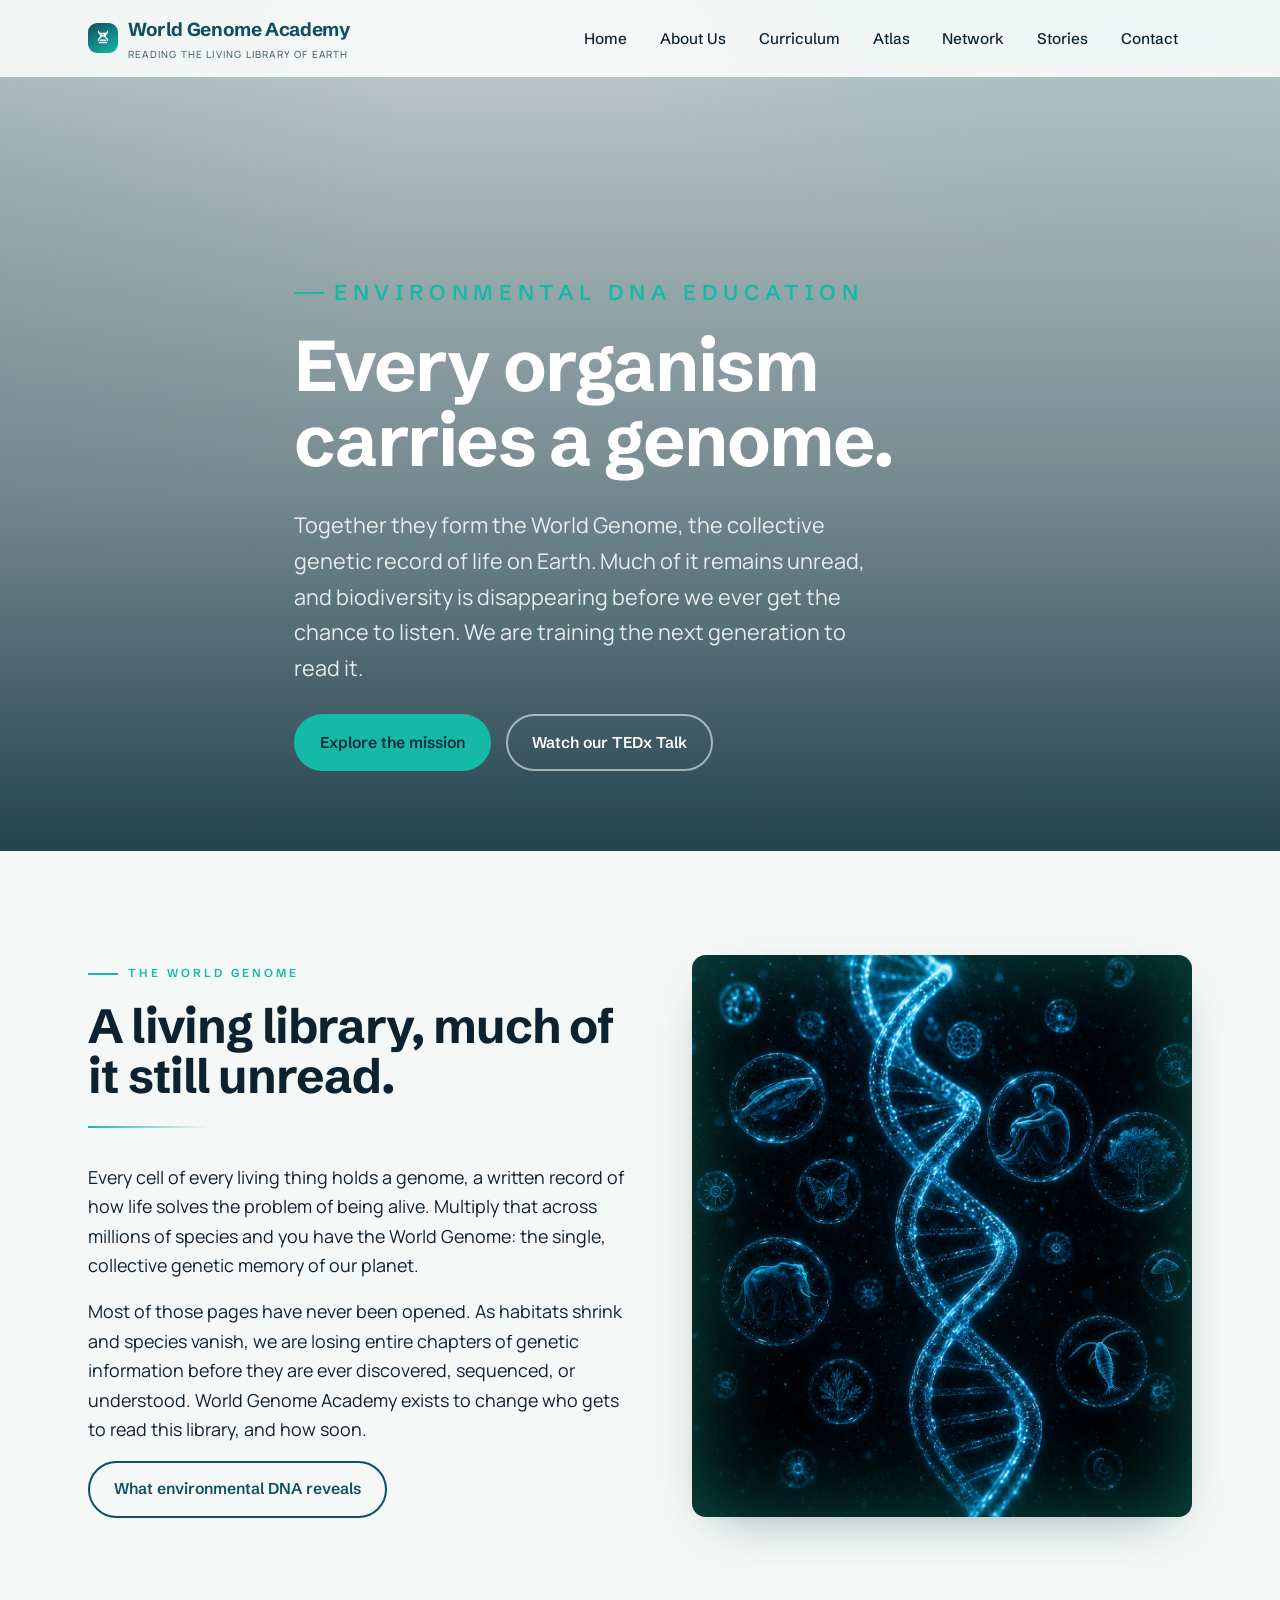
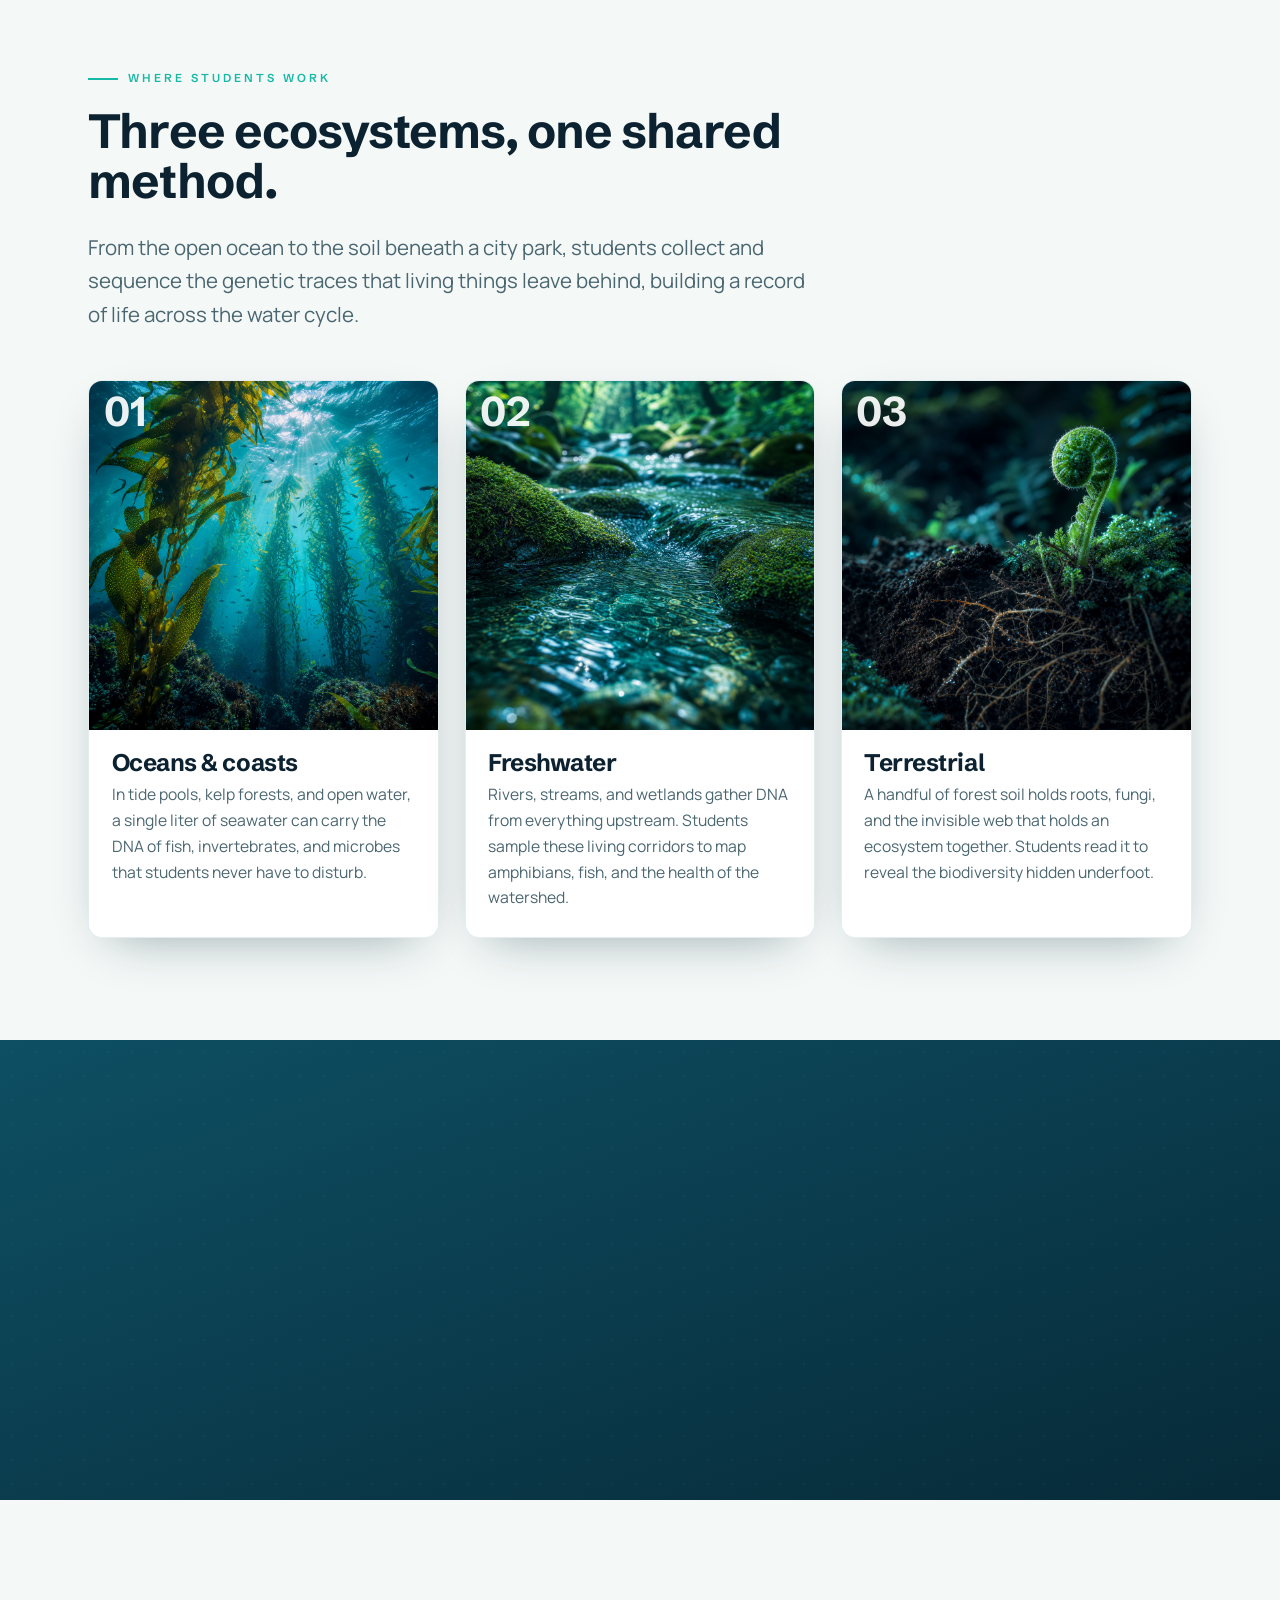
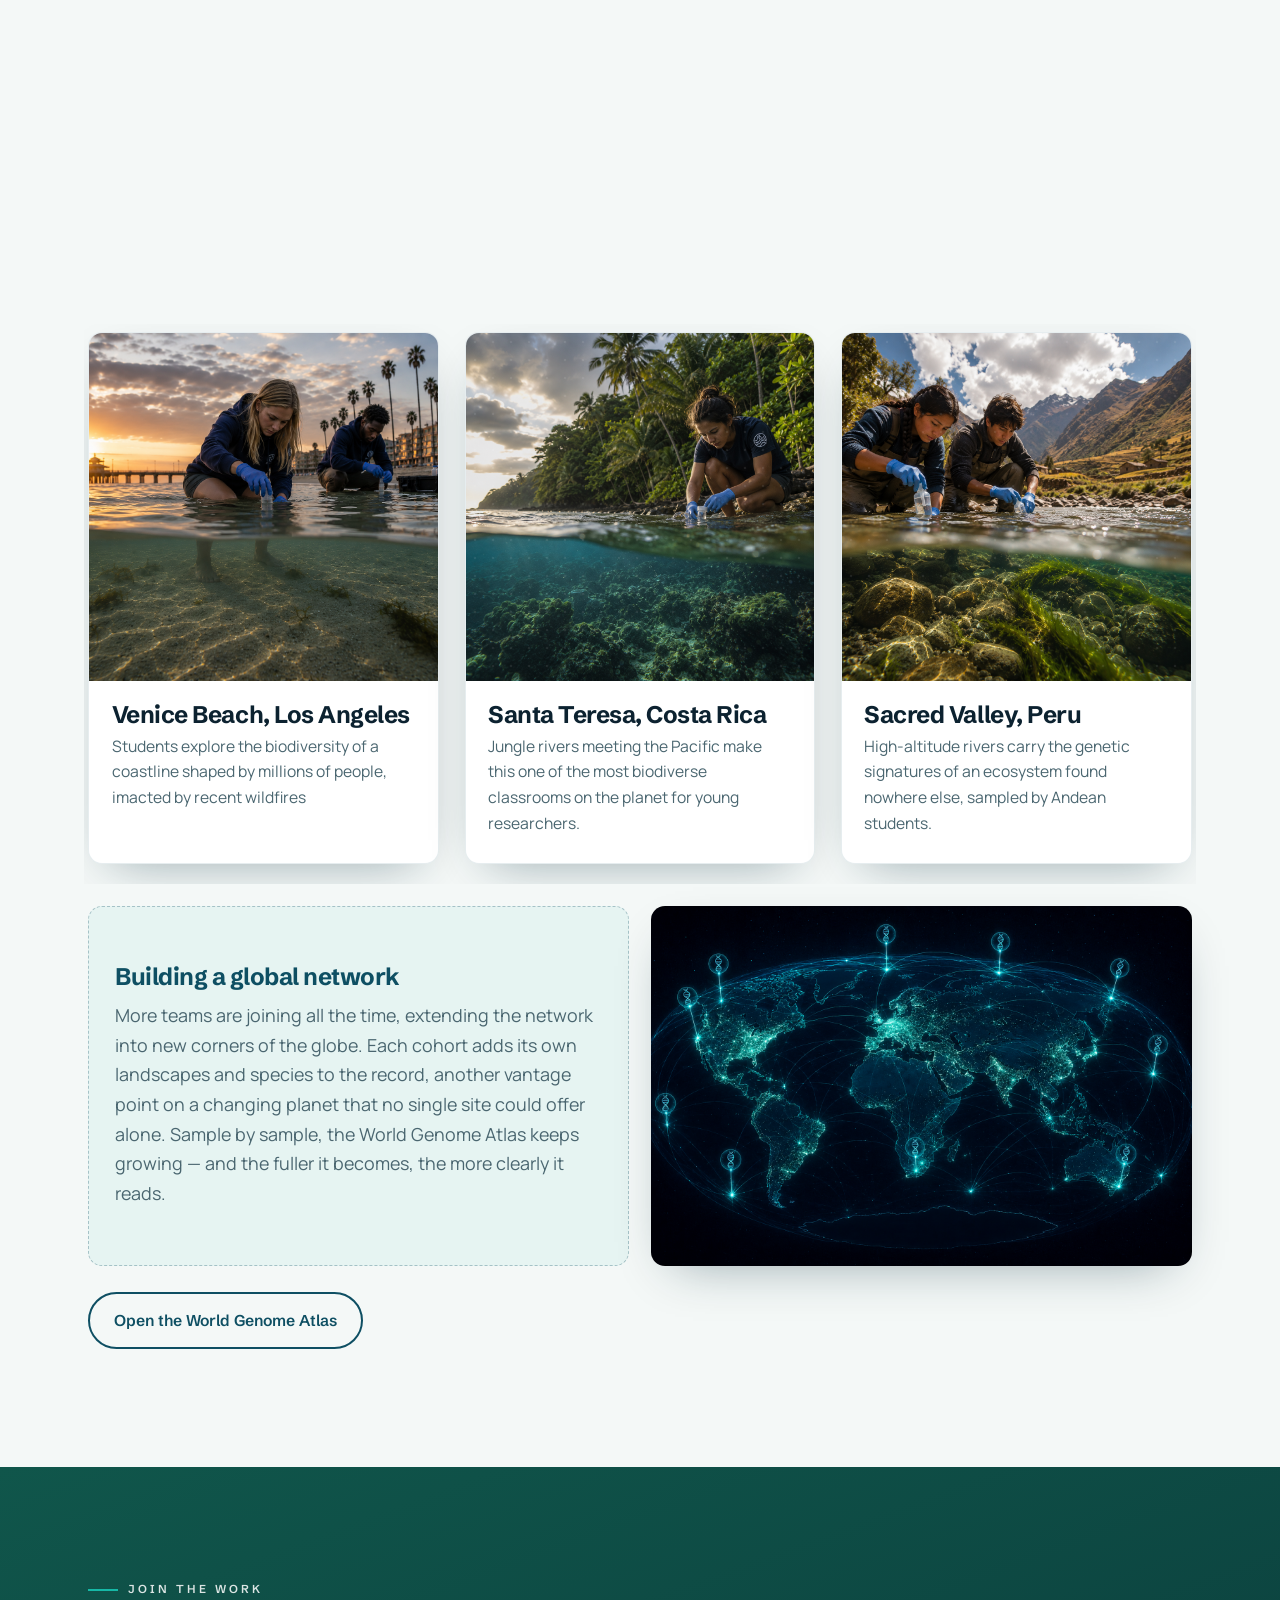
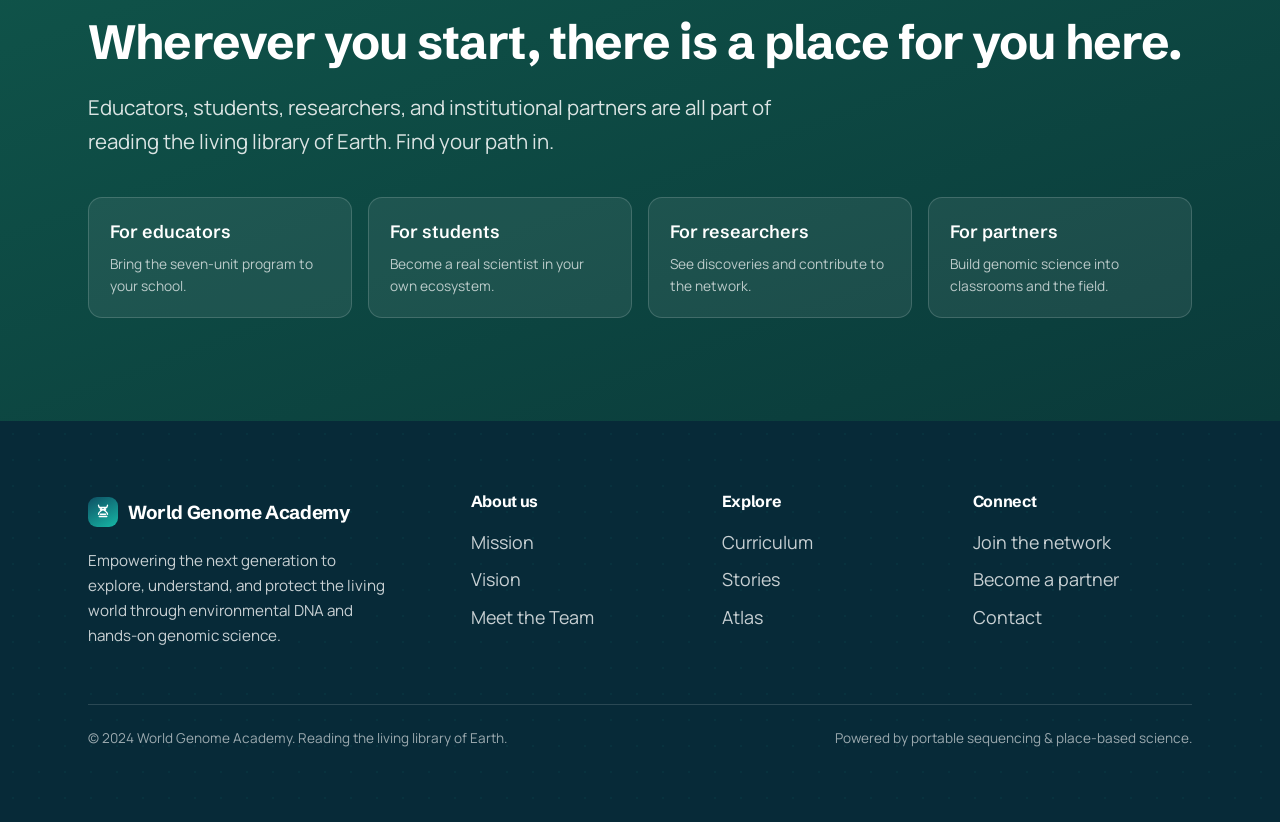
<file: index.html>
<!DOCTYPE html>
<html lang="en">
<head>
<meta charset="UTF-8">
<meta name="viewport" content="width=device-width, initial-scale=1">
<title>World Genome Academy - Reading the living library of Earth</title>
<meta name="description" content="World Genome Academy empowers the next generation to explore, understand, and protect the living world through environmental DNA, portable sequencing, and place-based science education.">
<link rel="icon" href="data:image/svg+xml,<svg xmlns='http://www.w3.org/2000/svg' viewBox='0 0 100 100'><text y='.9em' font-size='90'>🧬</text></svg>">
<link rel="preconnect" href="https://fonts.googleapis.com">
<link rel="preconnect" href="https://fonts.gstatic.com" crossorigin>
<link href="https://fonts.googleapis.com/css2?family=Manrope:wght@400;500;600;700&family=Schibsted+Grotesk:wght@500;600;700&display=swap" rel="stylesheet">
<link rel="stylesheet" href="styles.css">
<style>
  /* Home-only flourishes */
  .concept-strand{position:relative}
  .concept-strand .split-media{aspect-ratio:4/4.5}
  /* Bring the "Where students work" section closer to the World Genome section above it */
  .concept-strand + .section{margin-top:-4rem}
  .concept-strand .glowframe::after{
    content:"";position:absolute;inset:0;
    box-shadow:inset 0 0 90px rgba(22,184,166,.45);
    mix-blend-mode:screen;pointer-events:none;
  }
  .eco-card .card-body p{min-height:auto}
  .pilot-note{
    border:1px dashed rgba(14,79,99,.3);
    border-radius:var(--radius);
    padding:1.6rem;background:rgba(22,184,166,.06);
    display:flex;flex-direction:column;justify-content:center;
  }
  .pilot-note h3{color:var(--primary)}
  .pilot-note p{color:var(--muted);margin:0}
  .closing .wrap{position:relative;z-index:1}
  .closing-grid{display:grid;grid-template-columns:repeat(4,1fr);gap:1rem;margin-top:2.4rem}
  .closing-grid a{
    display:block;padding:1.2rem 1.3rem;border-radius:var(--radius);
    background:rgba(255,255,255,.07);border:1px solid rgba(255,255,255,.16);
    font-family:var(--font-display);font-weight:600;color:#fff;
    transition:background .25s ease,transform .25s ease;
  }
  .closing-grid a span{display:block;font-family:var(--font-body);font-weight:400;font-size:.86rem;color:rgba(255,255,255,.7);margin-top:.35rem}
  .closing-grid a:hover{background:rgba(22,184,166,.2);transform:translateY(-3px)}
  @media (max-width:880px){.closing-grid{grid-template-columns:1fr 1fr}}
  @media (max-width:520px){.closing-grid{grid-template-columns:1fr}}

  /* Ecosystem cards: always one row; scroll sideways on small screens */
  .eco-row{
    display:flex;
    gap:1.6rem;
  }
  .eco-row .eco-card{
    flex:1 1 0;      /* three equal columns */
    min-width:0;     /* lets them shrink without overflowing */
  }
  @media (max-width:760px){
    .eco-row{
      overflow-x:auto;                 /* horizontal swipe/scroll */
      scroll-snap-type:x mandatory;
      -webkit-overflow-scrolling:touch;
      padding-bottom:1rem;
      scroll-padding-inline:1rem;
    }
    .eco-row .eco-card{
      flex:0 0 80%;                    /* each card ~80% wide, next peeks in */
      scroll-snap-align:center;
    }
  }

  /* Pilot programs: always one row, scroll sideways as more projects are added */
  .pilot-scroll{
    display:flex;
    gap:1.6rem;
    overflow-x:auto;
    scroll-snap-type:x mandatory;
    -webkit-overflow-scrolling:touch;
    /* vertical padding so card shadows aren't clipped by the scroll container */
    padding:.5rem .25rem 1.25rem;
    margin-inline:-.25rem;
    scroll-padding-inline:.25rem;
  }
  .pilot-scroll .card{
    /* exactly three across on desktop (2 gaps of 1.6rem); 4th+ card overflows and scrolls */
    flex:0 0 calc((100% - 3.2rem) / 3);
    scroll-snap-align:start;
  }
  /* thin, on-brand scrollbar */
  .pilot-scroll{scrollbar-width:thin;scrollbar-color:rgba(14,79,99,.35) transparent}
  .pilot-scroll::-webkit-scrollbar{height:8px}
  .pilot-scroll::-webkit-scrollbar-thumb{background:rgba(14,79,99,.3);border-radius:99px}
  .pilot-scroll::-webkit-scrollbar-track{background:transparent}
  @media (max-width:900px){
    .pilot-scroll .card{flex:0 0 68%;}   /* two-ish visible, next peeks in */
  }
  @media (max-width:560px){
    .pilot-scroll .card{flex:0 0 84%;}   /* one at a time on phones */
  }
</style>
</head>
<body>

<!--ff:nav--><header class="site-header">
  <div class="wrap nav">
    <a class="brand" href="index.html" aria-label="World Genome Academy home" aria-current="page">
      <span class="dna" aria-hidden="true">
        <svg viewBox="0 0 24 24" fill="none" stroke="currentColor" stroke-width="1.8" stroke-linecap="round">
          <path d="M6 3c0 6 12 6 12 12M18 3c0 6-12 6-12 12M7 6h10M7 18h10M8.5 9h7M8.5 15h7"/>
        </svg>
      </span>
      <span>World Genome Academy<small>Reading the living library of Earth</small></span>
    </a>
    <nav aria-label="Primary">
      <button class="nav-toggle" aria-expanded="false" aria-controls="nav-links" aria-label="Toggle menu">
        <svg class="bars" viewBox="0 0 24 24" fill="none" stroke="currentColor" stroke-width="2" stroke-linecap="round"><path d="M4 7h16M4 12h16M4 17h16"/></svg>
        <svg class="x" viewBox="0 0 24 24" fill="none" stroke="currentColor" stroke-width="2" stroke-linecap="round"><path d="M6 6l12 12M18 6L6 18"/></svg>
      </button>
      <ul class="nav-links" id="nav-links">
        <li><a href="index.html">Home</a></li>
        <li><a href="about-us.html">About Us</a></li>
        <li><a href="curriculum.html">Curriculum</a></li>
        <li><a href="atlas.html">Atlas</a></li>
        <li><a href="network.html">Network</a></li>
        <li><a href="stories.html">Stories</a></li> 
        <li><a href="contact.html">Contact</a></li>
      </ul>
    </nav>
  </div>
</header><!--/ff:nav-->

<main>

  <!-- HERO -->
  <section class="hero">
    <div class="hero-media">
    <video
    autoplay
    muted
    loop
    playsinline
    style="width:100%; height:100%; object-fit:cover;">
    <source src="Video1.mp4" type="video/mp4">
</video>
    </div>
    <div class="wrap hero-inner">
      <p class="eyebrow reveal">Environmental DNA education</p>
      <h1 class="reveal d1">Every organism carries a genome.</h1>
      <p class="reveal d2">Together they form the World Genome, the collective genetic record of life on Earth. Much of it remains unread, and biodiversity is disappearing before we ever get the chance to listen. We are training the next generation to read it.</p>
      <div class="hero-cta reveal d3">
        <a class="btn btn-primary" href="about-us.html">Explore the mission</a>
<a class="btn btn-ghost" href="https://www.youtube.com/watch?v=HsFrquURjMg" target="_blank" rel="noopener">Watch our TEDx Talk</a>
      </div>
    </div>
  </section>

  <!-- THE WORLD GENOME concept -->
  <section class="section concept-strand">
    <div class="wrap split">
      <div class="reveal">
        <p class="eyebrow">The World Genome</p>
        <h2>A living library, much of it still unread.</h2>
        <hr class="ruleline">
        <p>Every cell of every living thing holds a genome, a written record of how life solves the problem of being alive. Multiply that across millions of species and you have the World Genome: the single, collective genetic memory of our planet.</p>
        <p>Most of those pages have never been opened. As habitats shrink and species vanish, we are losing entire chapters of genetic information before they are ever discovered, sequenced, or understood. World Genome Academy exists to change who gets to read this library, and how soon.</p>
        <a class="btn btn-outline" href="about-us.html">What environmental DNA reveals</a>
      </div>
      <div class="split-media glowframe reveal d2">
        <img src="images/img11.png" width="1024" height="1000" alt="Glowing DNA helix submerged in dark water" loading="lazy">
      </div>
    </div>
  </section>

  <!-- ECOSYSTEMS band -->
  <section class="section">
    <div class="wrap">
      <div class="sec-head reveal">
        <p class="eyebrow">Where students work</p>
        <h2>Three ecosystems, one shared method.</h2>
        <p class="lead">From the open ocean to the soil beneath a city park, students collect and sequence the genetic traces that living things leave behind, building a record of life across the water cycle.</p>
      </div>
      <div class="eco-row">
        <article class="card eco-card reveal">
          <div class="card-media"><span class="card-num" aria-hidden="true">01</span>
            <img src="images/img75b61bb882.webp" width="1024" height="1024" alt="Sunlit underwater kelp forest" loading="lazy">
          </div>
          <div class="card-body">
            <h3>Oceans &amp; coasts</h3>
            <p>In tide pools, kelp forests, and open water, a single liter of seawater can carry the DNA of fish, invertebrates, and microbes that students never have to disturb.</p>
          </div>
        </article>
        <article class="card eco-card reveal d1">
          <div class="card-media"><span class="card-num" aria-hidden="true">02</span>
            <img src="images/img92e8441f90.webp" width="1024" height="1024" alt="Clear freshwater stream over mossy stones" loading="lazy">
          </div>
          <div class="card-body">
            <h3>Freshwater</h3>
            <p>Rivers, streams, and wetlands gather DNA from everything upstream. Students sample these living corridors to map amphibians, fish, and the health of the watershed.</p>
          </div>
        </article>
        <article class="card eco-card reveal d2">
          <div class="card-media"><span class="card-num" aria-hidden="true">03</span>
            <img src="images/imge37609dd84.webp" width="1024" height="1024" alt="Forest soil with fine roots and unfurling fern" loading="lazy">
          </div>
          <div class="card-body">
            <h3>Terrestrial</h3>
            <p>A handful of forest soil holds roots, fungi, and the invisible web that holds an ecosystem together. Students read it to reveal the biodiversity hidden underfoot.</p>
          </div>
        </article>
      </div>
    </div>
  </section>

  <!-- MISSION pull-quote band -->
  <section class="section band-deep">
    <div class="wrap">
      <div class="split">
        <div class="reveal">
          <p class="eyebrow">Our mission</p>
          <blockquote class="pullquote">We turn students into real scientists and active stewards of the living world.</blockquote>
        </div>
        <div class="reveal d2">
          <p>By pairing hands-on fieldwork with portable DNA sequencing and place-based education, we make genomic literacy accessible to any classroom, anywhere, while contributing data to genuine research and conservation.</p>
          <div class="stats" style="margin-top:2rem">
            <div class="stat"><div class="num">7</div><div class="lbl">Modular learning units</div></div>
            <div class="stat"><div class="num">4+</div><div class="lbl">Pilot regions worldwide</div></div>
            <div class="stat"><div class="num">∞</div><div class="lbl">Species left to discover</div></div>
          </div>
        </div>
      </div>
    </div>
  </section>

  <!-- PILOT PROGRAMS preview -->
  <section class="section">
    <div class="wrap">
      <div class="sec-head reveal">
        <p class="eyebrow">Pilot programs</p>
        <h2>A network that is local in every cohort, global in ambition.</h2>
        <p class="lead">Our first pilots are putting sequencers into the hands of students across continents. Each project explores its own backyard, and every result joins a shared picture of life on Earth.</p>
      </div>
      <div class="pilot-scroll">
        <article class="card reveal">
          <div class="card-media">
            <img src="images/img2.png" width="1536" height="1024" loading="lazy">
          </div>
          <div class="card-body">
            <h3>Venice Beach, Los Angeles</h3>
            <p>Students explore the biodiversity of a coastline shaped by millions of people, imacted by recent wildfires</p>
          </div>
        </article>
        <article class="card reveal d1">
          <div class="card-media">
            <div class="ph-figure" role="img" aria-label="Nicoya Peninsula illustration in academy palette">
            <img src="images/img3.png" width="1536" height="1024" loading="lazy">
            </div>
          </div>
          <div class="card-body">
            <h3>Santa Teresa, Costa Rica</h3>
            <p>Jungle rivers meeting the Pacific make this one of the most biodiverse classrooms on the planet for young researchers.</p>
          </div>
        </article>
        <article class="card reveal d2">
          <div class="card-media">
            <div class="ph-figure" role="img" aria-label="Sacred Valley illustration in academy palette">
            <img src="images/img4.png" width="1536" height="1024" loading="lazy">
            </div>
          </div>
          <div class="card-body">
            <h3>Sacred Valley, Peru</h3>
            <p>High-altitude rivers carry the genetic signatures of an ecosystem found nowhere else, sampled by Andean students.</p>
          </div>
        </article>
        <article class="card reveal d2">
          <div class="card-media">
            <div class="ph-figure" role="img" aria-label="Peruvian Amazon illustration in academy palette">
            <img src="images/img20.png" width="1536" height="1024" loading="lazy">
            </div>
          </div>
          <div class="card-body">
            <h3>Santa Clara de Ojeal, Peru</h3>
            <p>In partnership with Indigenous communities, environmental DNA uncovers the extraordinary biodiversity hidden within the Peruvian Amazon.</p>
          </div>
        </article>
      </div>
      <div class="grid grid-2" style="margin-top:1.4rem">
        <div class="pilot-note reveal">
          <h3>Building a global network</h3>
          <p>More teams are joining all the time, extending the network into new corners of the globe. Each cohort adds its own landscapes and species to the record, another vantage point on a changing planet that no single site could offer alone. Sample by sample, the World Genome Atlas keeps growing — and the fuller it becomes, the more clearly it reads.</p>
        </div>
        <div class="split-media reveal d1" style="aspect-ratio:auto">
          <a href="atlas.html" style="display:block;height:100%">
            <img src="images/img1.png" width="1024" height="1024" alt="Sunlit underwater kelp forest" loading="lazy" style="height:100%">
          </a>
        </div>
      </div>
      <p style="margin-top:1.6rem"><a class="btn btn-outline" href="atlas.html">Open the World Genome Atlas</a></p>
    </div>
  </section>

  <!-- CLOSING partnership CTA -->
  <section class="section band-green closing">
    <div class="wrap">
      <div class="reveal">
        <p class="eyebrow">Join the work</p>
        <h2>Wherever you start, there is a place for you here.</h2>
        <p class="lead">Educators, students, researchers, and institutional partners are all part of reading the living library of Earth. Find your path in.</p>
      </div>
      <div class="closing-grid reveal d1">
        <a href="curriculum.html">For educators<span>Bring the seven-unit program to your school.</span></a>
        <a href="about-us.html">For students<span>Become a real scientist in your own ecosystem.</span></a>
        <a href="stories.html">For researchers<span>See discoveries and contribute to the network.</span></a>
        <a href="network.html">For partners<span>Build genomic science into classrooms and the field.</span></a>
      </div>
    </div>
  </section>

</main>

<!--ff:footer--><footer class="site-footer">
  <div class="wrap">
    <div class="footer-grid">
      <div class="footer-brand">
        <a class="brand" href="index.html">
          <span class="dna" aria-hidden="true">
            <svg viewBox="0 0 24 24" fill="none" stroke="currentColor" stroke-width="1.8" stroke-linecap="round"><path d="M6 3c0 6 12 6 12 12M18 3c0 6-12 6-12 12M7 6h10M7 18h10M8.5 9h7M8.5 15h7"/></svg>
          </span>
          <span>World Genome Academy</span>
        </a>
        <p>Empowering the next generation to explore, understand, and protect the living world through environmental DNA and hands-on genomic science.</p>
      </div>
      <div>
        <h4>About us</h4>
        <a href="about-us.html">Mission</a>
        <a href="about-us.html">Vision</a>
        <a href="about-us.html">Meet the Team</a>
      </div>
      <div>
        <h4>Explore</h4>
        <a href="curriculum.html">Curriculum</a>
        <a href="stories.html">Stories</a>
        <a href="atlas.html">Atlas</a>
      </div>
      <div>
        <h4>Connect</h4>
        <a href="network.html">Join the network</a>
        <a href="contact.html">Become a partner</a>
        <a href="contact.html">Contact</a>
      </div>
    </div>
    <div class="footer-bottom">
      <span>© 2024 World Genome Academy. Reading the living library of Earth.</span>
      <span>Powered by portable sequencing &amp; place-based science.</span>
    </div>
  </div>
</footer><!--/ff:footer-->

<script src="script.js"></script>
</body>
</html>
</file>
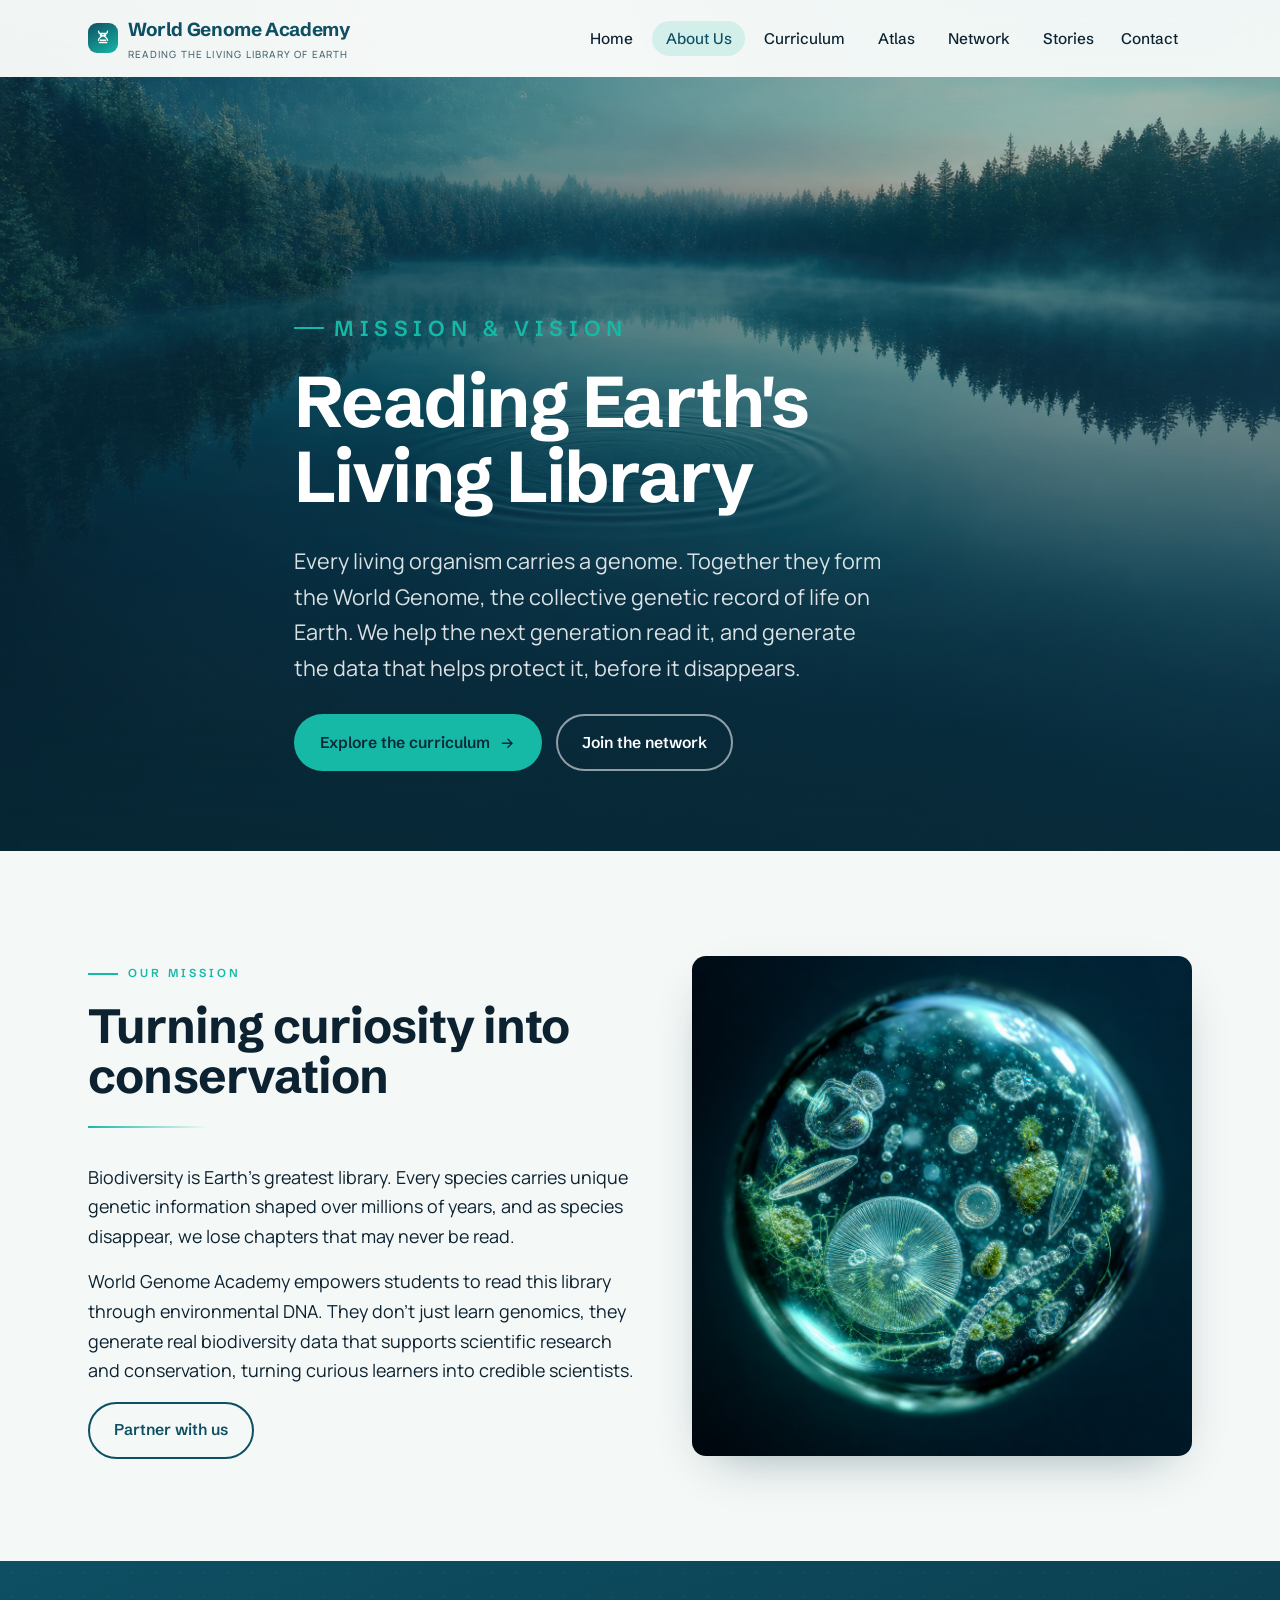
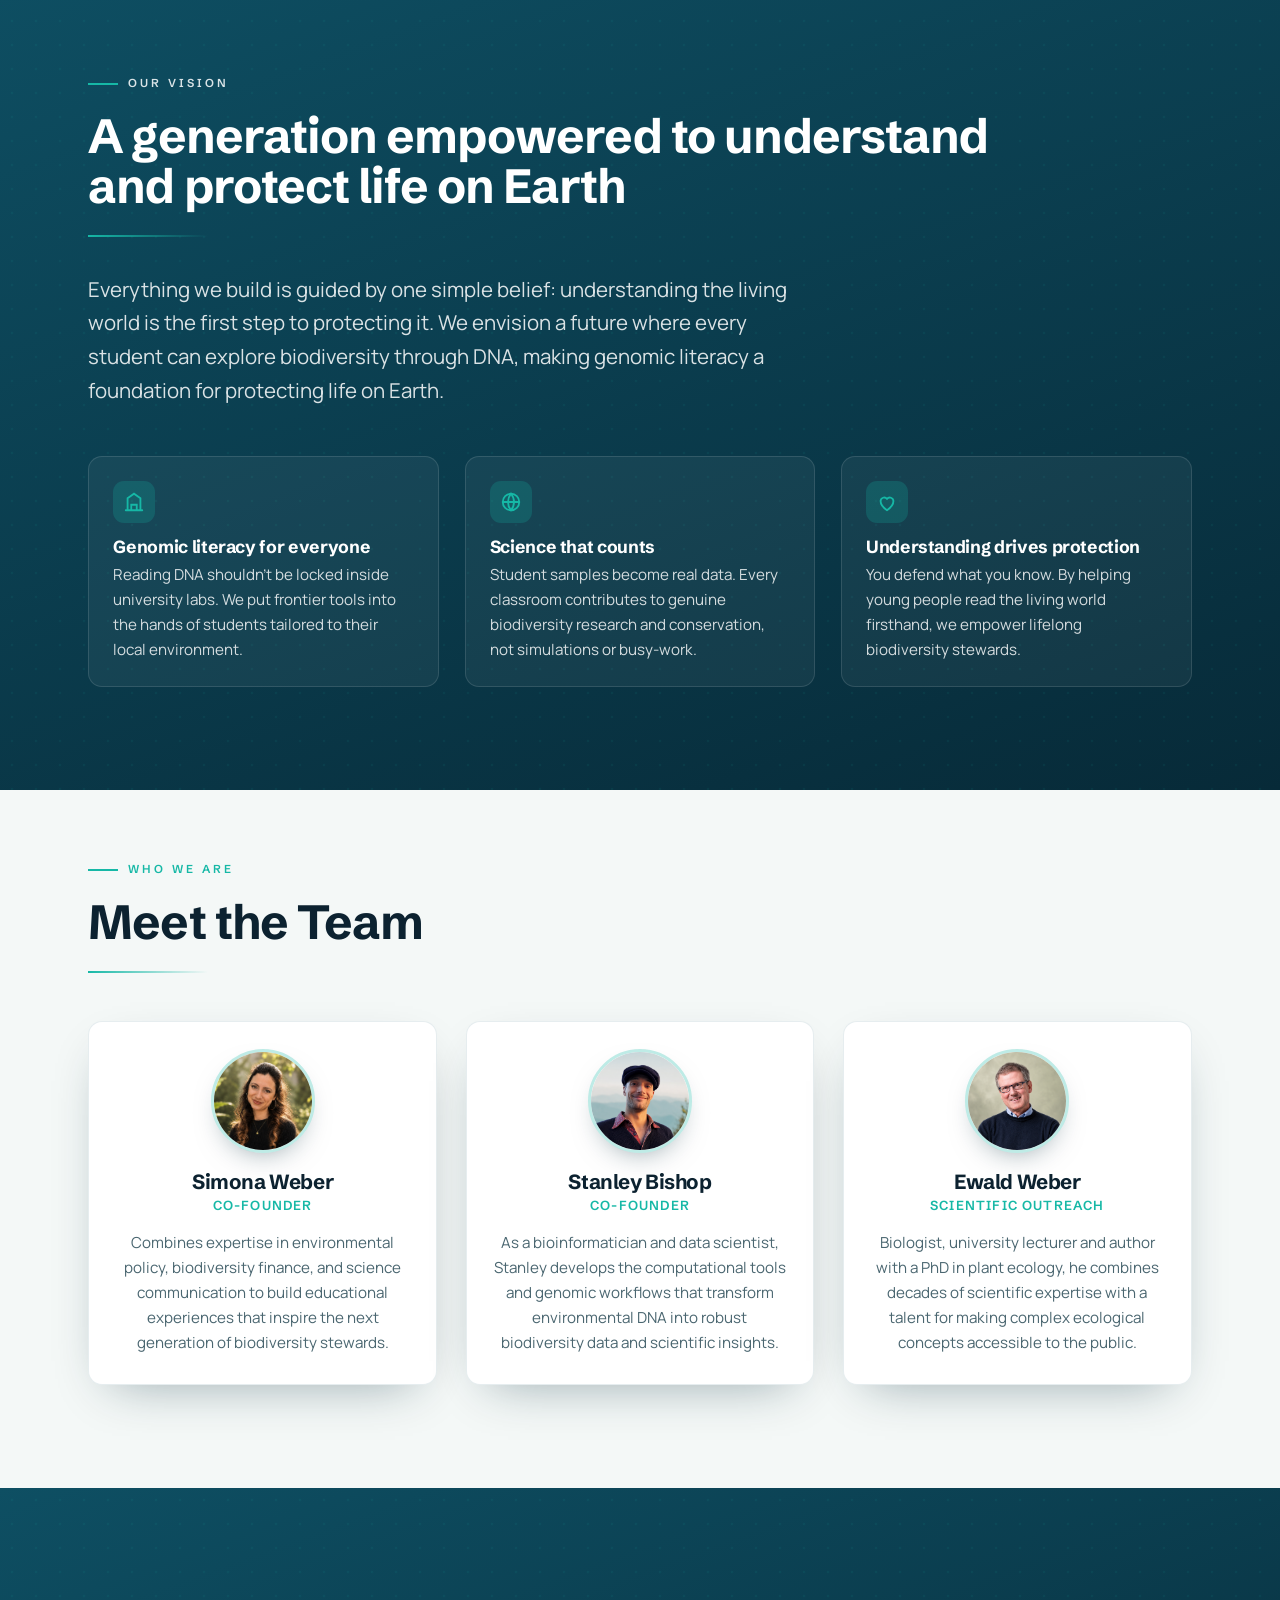
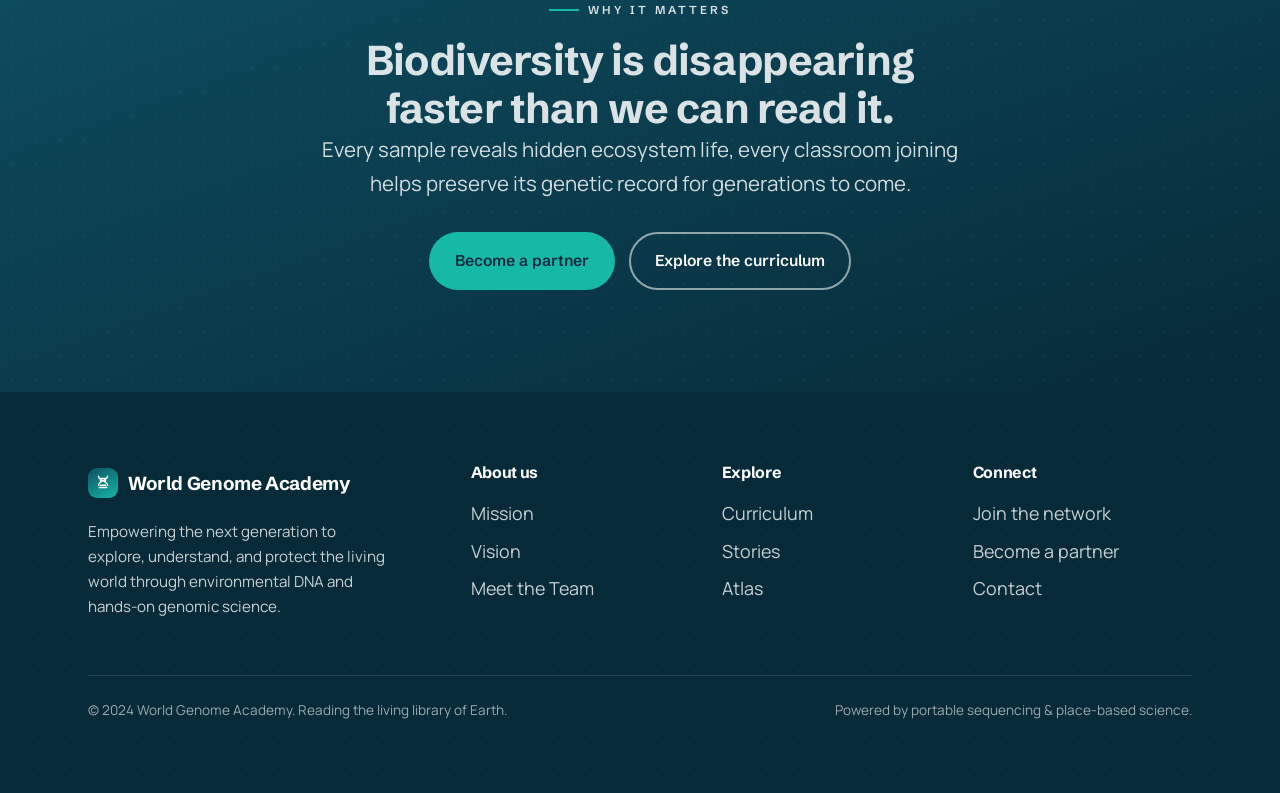
<file: about-us.html>
<!DOCTYPE html>
<html lang="en">
<head>
<meta charset="utf-8">
<meta name="viewport" content="width=device-width,initial-scale=1">
<title>Mission &amp; Vision · World Genome Academy</title>
<meta name="description" content="Our mission and vision: we empower students to read Earth's living library through environmental DNA, generating real biodiversity data that supports science and conservation. Meet the team behind it.">
<link rel="icon" href="data:image/svg+xml,<svg xmlns='http://www.w3.org/2000/svg' viewBox='0 0 100 100'><text y='.9em' font-size='90'>🧬</text></svg>">
<link rel="preconnect" href="https://fonts.googleapis.com">
<link rel="preconnect" href="https://fonts.gstatic.com" crossorigin>
<link href="https://fonts.googleapis.com/css2?family=Manrope:wght@400;500;600;700&family=Schibsted+Grotesk:wght@500;600;700&display=swap" rel="stylesheet">
<link rel="stylesheet" href="styles.css">
<style>
  /* ---------- Mission values ---------- */
  .values{display:grid;grid-template-columns:repeat(3,1fr);gap:1.4rem}
  .value{
    background:var(--surface);border-radius:var(--radius);
    border:1px solid rgba(14,79,99,.10);box-shadow:var(--shadow);
    padding:1.7rem 1.5rem;
    transition:transform .3s ease,box-shadow .3s ease;
  }
  .value:hover{transform:translateY(-5px);box-shadow:0 26px 60px -28px rgba(7,42,56,.5)}
  .value .ic{
    width:46px;height:46px;border-radius:12px;display:grid;place-items:center;
    background:linear-gradient(150deg,var(--primary),var(--accent));color:#fff;margin-bottom:1.1rem;
  }
  .value .ic svg{width:25px;height:25px}
  .value h3{font-size:1.18rem;margin-bottom:.4rem}
  .value p{color:var(--muted);margin:0;font-size:.96rem}
  @media (max-width:820px){.values{grid-template-columns:1fr}}

  /* ---------- Vision ---------- */
  .vision-grid{
    display:grid;grid-template-columns:repeat(3,1fr);gap:1.6rem;
    margin-top:2.6rem;position:relative;z-index:1;
  }
  .vision-item{
    padding:1.5rem 1.5rem;border-radius:14px;
    background:rgba(255,255,255,.05);border:1px solid rgba(255,255,255,.12);
  }
  .vision-item .ic{
    width:42px;height:42px;border-radius:11px;display:grid;place-items:center;
    background:rgba(22,184,166,.22);color:var(--accent);margin-bottom:.95rem;
  }
  .vision-item .ic svg{width:22px;height:22px}
  .vision-item h3{color:#fff;font-size:1.1rem;margin-bottom:.35rem}
  .vision-item p{color:rgba(255,255,255,.82);font-size:.95rem;margin:0}
  @media (max-width:820px){.vision-grid{grid-template-columns:1fr}}

  /* ---------- Team ---------- */
  .team-grid{display:grid;grid-template-columns:repeat(3,1fr);gap:1.8rem}
  .member{
    background:var(--surface);border-radius:var(--radius);
    border:1px solid rgba(14,79,99,.10);box-shadow:var(--shadow);
    padding:1.7rem 1.5rem 1.8rem;display:flex;flex-direction:column;align-items:center;text-align:center;
    transition:transform .3s ease,box-shadow .3s ease;
  }
  .member:hover{transform:translateY(-5px);box-shadow:0 26px 60px -28px rgba(7,42,56,.5)}
  .avatar{
    width:104px;height:104px;border-radius:50%;overflow:hidden;
    margin:0 auto 1.1rem;
    border:3px solid rgba(22,184,166,.28);
    box-shadow:0 12px 30px -16px rgba(7,42,56,.55);
  }
  .avatar img{width:100%;height:100%;object-fit:cover}
  .member h3{margin-bottom:.15rem;font-size:1.28rem}
  .member .role{
    font-family:var(--font-display);color:var(--accent);
    font-weight:600;font-size:.82rem;letter-spacing:.09em;
    text-transform:uppercase;margin:0 0 .85rem;
  }
  .member p{color:var(--muted);font-size:.95rem;margin:0}
  @media (max-width:820px){.team-grid{grid-template-columns:1fr 1fr}}
  @media (max-width:560px){.team-grid{grid-template-columns:1fr}}
</style>
</head>
<body>

<!--ff:nav--><header class="site-header">
  <div class="wrap nav">
    <a class="brand" href="index.html" aria-label="World Genome Academy home">
      <span class="dna" aria-hidden="true">
        <svg viewBox="0 0 24 24" fill="none" stroke="currentColor" stroke-width="1.8" stroke-linecap="round">
          <path d="M6 3c0 6 12 6 12 12M18 3c0 6-12 6-12 12M7 6h10M7 18h10M8.5 9h7M8.5 15h7"/>
        </svg>
      </span>
      <span>World Genome Academy<small>Reading the living library of Earth</small></span>
    </a>
    <nav aria-label="Primary">
      <button class="nav-toggle" aria-expanded="false" aria-controls="nav-links" aria-label="Toggle menu">
        <svg class="bars" viewBox="0 0 24 24" fill="none" stroke="currentColor" stroke-width="2" stroke-linecap="round"><path d="M4 7h16M4 12h16M4 17h16"/></svg>
        <svg class="x" viewBox="0 0 24 24" fill="none" stroke="currentColor" stroke-width="2" stroke-linecap="round"><path d="M6 6l12 12M18 6L6 18"/></svg>
      </button>
      <ul class="nav-links" id="nav-links">
        <li><a href="index.html">Home</a></li>
        <li><a href="about-us.html" aria-current="page">About Us</a></li>
        <li><a href="curriculum.html">Curriculum</a></li>
        <li><a href="atlas.html">Atlas</a></li>
        <li><a href="network.html">Network</a></li>
        <li><a href="stories.html">Stories</a><a href="contact.html">Contact</a></li>
      </ul>
    </nav>
  </div>
</header><!--/ff:nav-->

<main>

  <!-- HERO -->
  <section class="hero" aria-label="Mission introduction">
    <div class="hero-media">
      <img src="images/img0e9e3e5c2d.webp" width="1536" height="1024" alt="Still dark lake surface at dawn with a single ripple" loading="eager">
    </div>
    <div class="hero-inner wrap">
      <p class="eyebrow">Mission &amp; Vision</p>
      <h1>Reading Earth's Living Library</h1>
      <p>Every living organism carries a genome. Together they form the World Genome, the collective genetic record of life on Earth. We help the next generation read it, and generate the data that helps protect it, before it disappears.</p>
      <div class="hero-cta">
        <a class="btn btn-primary" href="curriculum.html">Explore the curriculum
          <svg viewBox="0 0 24 24" fill="none" stroke="currentColor" stroke-width="2" stroke-linecap="round"><path d="M5 12h14M13 6l6 6-6 6"/></svg>
        </a>
        <a class="btn btn-ghost" href="network.html">Join the network</a>
      </div>
    </div>
  </section>

  <!-- MISSION / WORLD GENOME -->
  <section class="section">
    <div class="wrap">
      <div class="split">
        <div class="reveal">
          <p class="eyebrow">Our Mission</p>
          <h2>Turning curiosity into conservation</h2>
          <hr class="ruleline">
          <p>Biodiversity is Earth's greatest library. Every species carries unique genetic information shaped over millions of years, and as species disappear, we lose chapters that may never be read.</p>
          <p>World Genome Academy empowers students to read this library through environmental DNA. They don't just learn genomics, they generate real biodiversity data that supports scientific research and conservation, turning curious learners into credible scientists.</p>
          <a class="btn btn-outline" href="network.html">Partner with us</a>
        </div>
        <div class="split-media reveal d2">
          <img src="images/imgcecb29d6f2.webp" width="1024" height="1024" alt="Microscopic life in a single drop of pond water" loading="lazy">
        </div>
      </div>
    </div>
  </section>

  <!-- VISION -->
  <section class="section band-deep">
    <div class="wrap" style="position:relative;z-index:1">
      <div class="sec-head reveal" style="max-width:60rem">
        <p class="eyebrow">Our Vision</p>
        <h2>A generation empowered to understand and protect life on Earth</h2>
        <hr class="ruleline">
        <p class="lead">Everything we build is guided by one simple belief: understanding the living world is the first step to protecting it. We envision a future where every student can explore biodiversity through DNA, making genomic literacy a foundation for protecting life on Earth.</p>
      </div>
      <div class="vision-grid">
        <div class="vision-item reveal">
          <span class="ic" aria-hidden="true">
            <svg viewBox="0 0 24 24" fill="none" stroke="currentColor" stroke-width="2" stroke-linecap="round"><path d="M3 21h18M5 21V8l7-5 7 5v13M9 21v-6h6v6"/></svg>
          </span>
          <h3>Genomic literacy for everyone</h3>
          <p>Reading DNA shouldn't be locked inside university labs. We put frontier tools into the hands of students tailored to their local environment.</p>
        </div>
        <div class="vision-item reveal d1">
          <span class="ic" aria-hidden="true">
            <svg viewBox="0 0 24 24" fill="none" stroke="currentColor" stroke-width="2" stroke-linecap="round"><circle cx="12" cy="12" r="9"/><path d="M3 12h18M12 3a14 14 0 0 1 0 18 14 14 0 0 1 0-18Z"/></svg>
          </span>
          <h3>Science that counts</h3>
          <p>Student samples become real data. Every classroom contributes to genuine biodiversity research and conservation, not simulations or busy-work.</p>
        </div>
        <div class="vision-item reveal d2">
          <span class="ic" aria-hidden="true">
            <svg viewBox="0 0 24 24" fill="none" stroke="currentColor" stroke-width="2" stroke-linecap="round"><path d="M12 21s-7-4.6-7-10a4 4 0 0 1 7-2.5A4 4 0 0 1 19 11c0 5.4-7 10-7 10Z"/></svg>
          </span>
          <h3>Understanding drives protection</h3>
          <p>You defend what you know. By helping young people read the living world firsthand, we empower lifelong biodiversity stewards.</p>
        </div>
      </div>
    </div>
  </section>

  <!-- TEAM -->
  <section class="section" style="padding-top:60px">
    <div class="wrap">
      <div class="sec-head">
        <p class="eyebrow reveal">Who we are</p>
        <h2 class="reveal d1">Meet the Team</h2>
        <hr class="ruleline reveal d1">
      </div>
      <div class="team-grid">
        <article class="member reveal">
          <div class="avatar">
            <img src="images/img23.png" alt="Portrait of Simona Weber">
          </div>
          <h3>Simona Weber</h3>
          <p class="role">Co-Founder</p>
          <p>Combines expertise in environmental policy, biodiversity finance, and science communication to build educational experiences that inspire the next generation of biodiversity stewards.</p>
        </article>
        <article class="member reveal d1">
          <div class="avatar">
            <img src="images/img22.png" alt="Portrait of Stanley Bishop">
          </div>
          <h3>Stanley Bishop</h3>
          <p class="role">Co-Founder</p>
          <p>As a bioinformatician and data scientist, Stanley develops the computational tools and genomic workflows that transform environmental DNA into robust biodiversity data and scientific insights.</p>
        </article>
        <article class="member reveal d2">
          <div class="avatar">
            <img src="images/img24.png" alt="Portrait of Ewald Weber">
          </div>
          <h3>Ewald Weber</h3>
          <p class="role">Scientific Outreach</p>
          <p>Biologist, university lecturer and author with a PhD in plant ecology, he combines decades of scientific expertise with a talent for making complex ecological concepts accessible to the public.</p>
        </article>
      </div>
    </div>
  </section>

  <!-- MANIFESTO + CTA -->
  <section class="section band-deep">
    <div class="wrap center" style="position:relative;z-index:1">
      <p class="eyebrow center reveal">why it matters</p>
      <p class="pullquote center reveal d1" style="margin-inline:auto;max-width:26ch">Biodiversity is disappearing<br> 
        faster than we can read it.</p>
      <p class="lead center reveal d1" style="margin-inline:auto;color:rgba(255,255,255,.82)">Every sample reveals hidden ecosystem life, every classroom joining<br> 
        helps preserve its genetic record for generations to come.</p>
      <div class="hero-cta reveal d2" style="justify-content:center;margin-top:2rem">
        <a class="btn btn-primary" href="network.html">Become a partner</a>
        <a class="btn btn-ghost" href="curriculum.html">Explore the curriculum</a>
      </div>
    </div>
  </section>

</main>

<!--ff:footer--><footer class="site-footer">
  <div class="wrap">
    <div class="footer-grid">
      <div class="footer-brand">
        <a class="brand" href="index.html">
          <span class="dna" aria-hidden="true">
            <svg viewBox="0 0 24 24" fill="none" stroke="currentColor" stroke-width="1.8" stroke-linecap="round"><path d="M6 3c0 6 12 6 12 12M18 3c0 6-12 6-12 12M7 6h10M7 18h10M8.5 9h7M8.5 15h7"/></svg>
          </span>
          <span>World Genome Academy</span>
        </a>
        <p>Empowering the next generation to explore, understand, and protect the living world through environmental DNA and hands-on genomic science.</p>
      </div>
      <div>
        <h4>About us</h4>
        <a href="about-us.html">Mission</a>
        <a href="about-us.html">Vision</a>
        <a href="about-us.html">Meet the Team</a>
      </div>
      <div>
        <h4>Explore</h4>
        <a href="curriculum.html">Curriculum</a>
        <a href="stories.html">Stories</a>
        <a href="atlas.html">Atlas</a>
      </div>
      <div>
        <h4>Connect</h4>
        <a href="network.html">Join the network</a>
        <a href="contact.html">Become a partner</a>
        <a href="contact.html">Contact</a>
      </div>
    </div>
    <div class="footer-bottom">
      <span>© 2024 World Genome Academy. Reading the living library of Earth.</span>
      <span>Powered by portable sequencing &amp; place-based science.</span>
    </div>
  </div>
</footer><!--/ff:footer-->

<script src="script.js"></script>
</body>
</html>
</file>
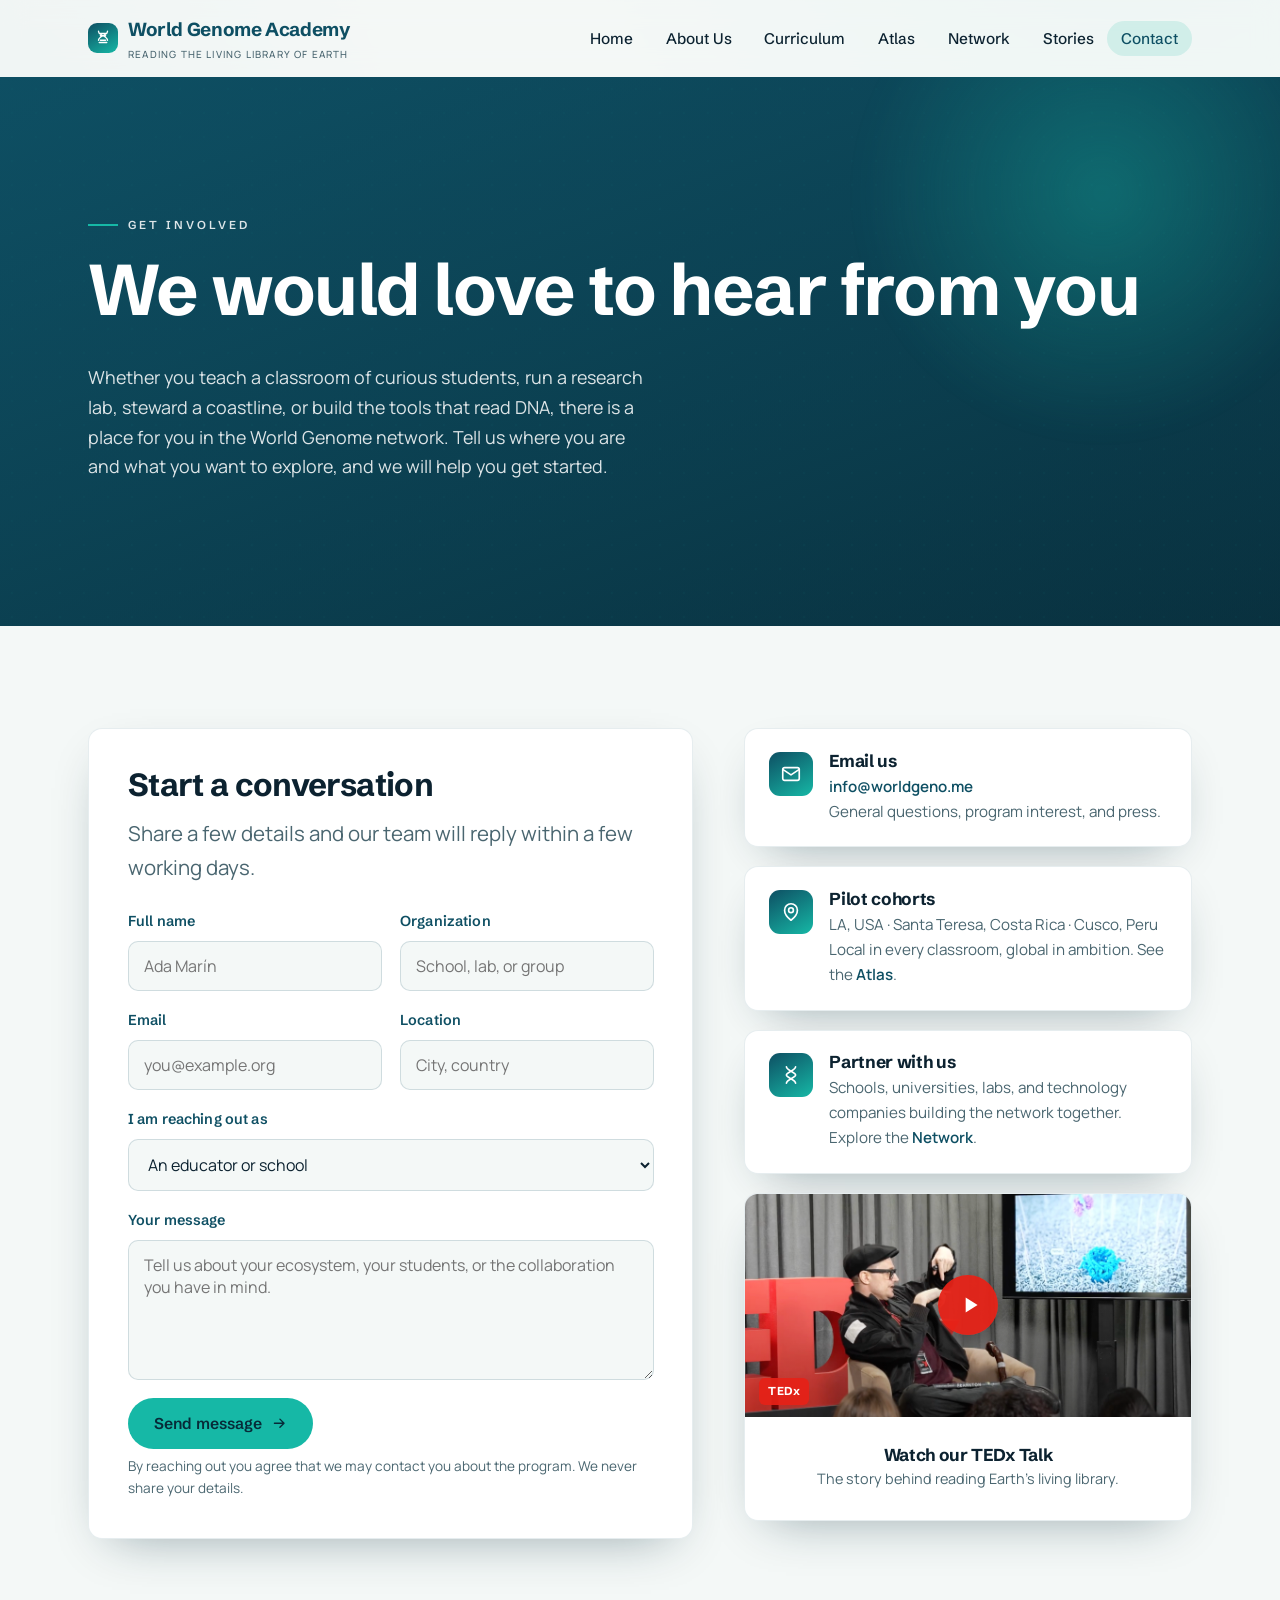
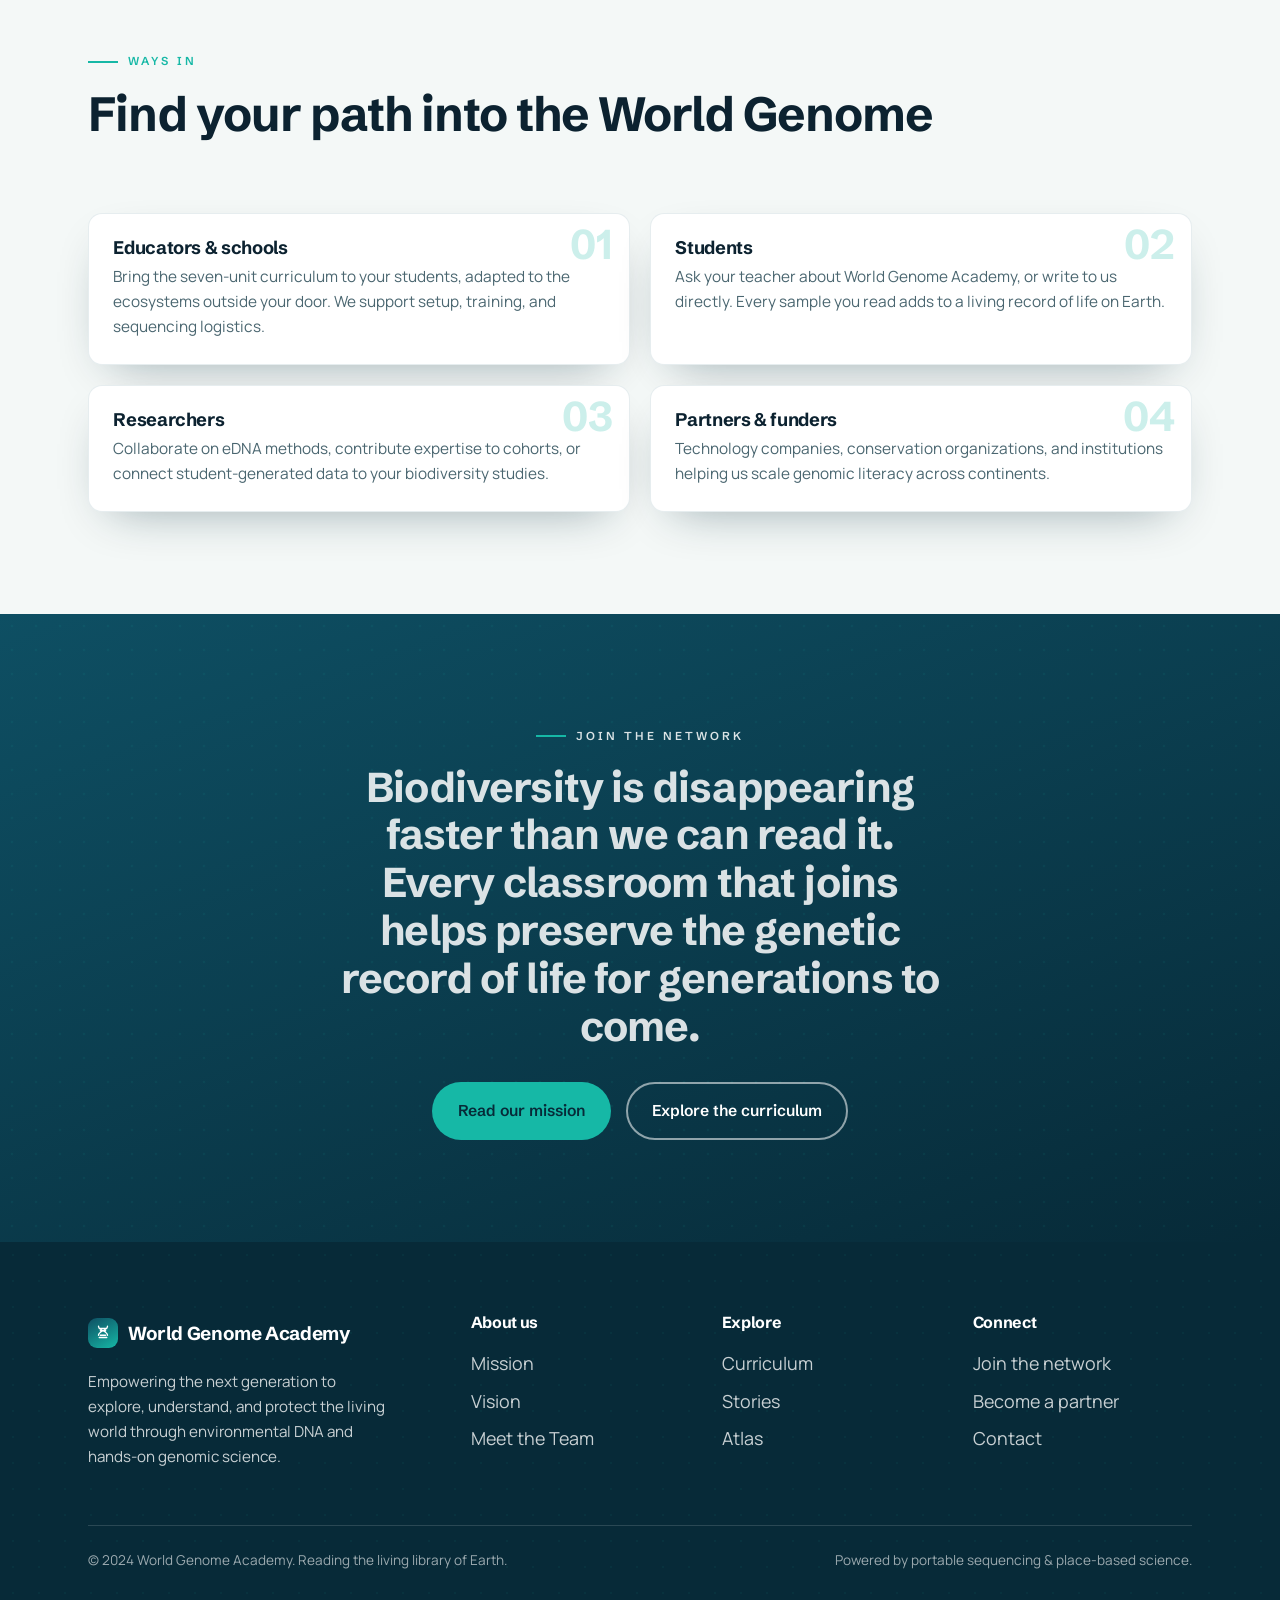
<file: contact.html>
<!doctype html>
<html lang="en">
<head>
<meta charset="utf-8">
<meta name="viewport" content="width=device-width,initial-scale=1">
<title>Get Involved · World Genome Academy</title>
<meta name="description" content="Bring genomic science to your classroom, community, or lab. Reach out to World Genome Academy about pilots, partnerships, and joining our global network.">
<link rel="icon" href="data:image/svg+xml,<svg xmlns='http://www.w3.org/2000/svg' viewBox='0 0 100 100'><text y='.9em' font-size='90'>🧬</text></svg>">
<link rel="preconnect" href="https://fonts.googleapis.com">
<link rel="preconnect" href="https://fonts.gstatic.com" crossorigin>
<link href="https://fonts.googleapis.com/css2?family=Manrope:wght@400;500;600;700&family=Schibsted+Grotesk:wght@500;600;700&display=swap" rel="stylesheet">
<link rel="stylesheet" href="styles.css">
<style>
  .contact-hero{
    position:relative;overflow:hidden;color:#fff;
    background:linear-gradient(160deg,var(--primary),var(--deep));
    padding-block:clamp(4.5rem,10vw,8rem);
  }
  .contact-hero{
    position:relative;overflow:hidden;color:#fff;
    background:linear-gradient(160deg,var(--primary),var(--deep));
    padding-block:clamp(4.5rem,10vw,8rem);
  }
  .contact-hero .bg-video{
    position:absolute;inset:0;width:100%;height:100%;
    object-fit:cover;z-index:0;opacity:.8;pointer-events:none;
  }
  .contact-hero .bg-video-overlay{
    position:absolute;inset:0;z-index:0;pointer-events:none;
    background:linear-gradient(160deg,rgba(14,79,99,.72),rgba(10,54,68,.55));
  }
  .contact-hero::before{
    content:"";position:absolute;inset:0;
    background-image:radial-gradient(rgba(22,184,166,.20) 1.4px,transparent 1.6px);
    background-size:24px 24px;opacity:.4;
  }
  .contact-hero::after{
    content:"";position:absolute;right:-8%;top:-30%;width:560px;height:560px;
    background:radial-gradient(circle,rgba(22,184,166,.35),transparent 62%);
    filter:blur(10px);pointer-events:none;
  }
  .contact-hero .wrap{position:relative;z-index:1}
  .contact-hero p{color:rgba(255,255,255,.86);max-width:52ch}

  .contact-layout{
    display:grid;
    grid-template-columns:1.15fr .85fr;
    gap:clamp(1.8rem,4vw,3.4rem);
    align-items:start;
  }
  @media (max-width:880px){.contact-layout{grid-template-columns:1fr}}

  .form-card{
    background:var(--surface);
    border:1px solid rgba(14,79,99,.10);
    border-radius:var(--radius);
    box-shadow:var(--shadow);
    padding:clamp(1.5rem,3vw,2.4rem);
  }
  .field{display:flex;flex-direction:column;gap:.45rem;margin-bottom:1.15rem}
  .field label{
    font-family:var(--font-display);font-weight:600;font-size:.9rem;
    color:var(--primary);letter-spacing:.01em;
  }
  .field input,.field select,.field textarea{
    font-family:var(--font-body);font-size:1rem;color:var(--text);
    background:var(--bg);
    border:1.5px solid rgba(14,79,99,.16);
    border-radius:10px;
    padding:.8rem .95rem;
    transition:border-color .2s ease,box-shadow .2s ease;
  }
  .field textarea{resize:vertical;min-height:140px}
  .field input:focus,.field select:focus,.field textarea:focus{
    outline:none;border-color:var(--accent);
    box-shadow:0 0 0 3px rgba(22,184,166,.22);
  }
  .field-row{display:grid;grid-template-columns:1fr 1fr;gap:1.15rem}
  @media (max-width:520px){.field-row{grid-template-columns:1fr}}
  .form-note{font-size:.85rem;color:var(--muted);margin:.4rem 0 0}

  .contact-side{display:flex;flex-direction:column;gap:1.2rem}
  .info-card{
    background:var(--surface);
    border:1px solid rgba(14,79,99,.10);
    border-radius:var(--radius);
    box-shadow:var(--shadow);
    padding:1.4rem 1.5rem;
    display:flex;gap:1rem;align-items:flex-start;
  }
  .info-ico{
    flex:none;width:44px;height:44px;border-radius:11px;
    display:grid;place-items:center;color:#fff;
    background:linear-gradient(150deg,var(--primary),var(--accent));
  }
  .info-ico svg{width:22px;height:22px}
  .info-card h3{font-size:1.08rem;margin-bottom:.25rem}
  .info-card p{color:var(--muted);margin:0;font-size:.95rem}
  .info-card a{color:var(--primary);font-weight:600}
  .info-card a:hover{color:var(--accent)}

  .aud-grid{display:grid;grid-template-columns:repeat(2,1fr);gap:1.3rem}
  @media (max-width:600px){.aud-grid{grid-template-columns:1fr}}
  .aud{
    background:var(--surface);border:1px solid rgba(14,79,99,.10);
    border-radius:var(--radius);padding:1.5rem;box-shadow:var(--shadow);
    position:relative;overflow:hidden;
  }
  .aud .marker{
    font-family:var(--font-display);font-weight:700;
    font-size:2.6rem;color:rgba(22,184,166,.22);line-height:1;
    position:absolute;top:.6rem;right:1rem;
  }
  .aud h3{font-size:1.14rem;margin-bottom:.4rem;position:relative;z-index:1}
  .aud p{color:var(--muted);margin:0;font-size:.96rem;position:relative;z-index:1}

  /* TEDx video card */
  .video-card{
    display:block;text-decoration:none;color:inherit;
    background:var(--surface);
    border:1px solid rgba(14,79,99,.10);
    border-radius:var(--radius);
    box-shadow:var(--shadow);
    overflow:hidden;
    transition:transform .2s ease,box-shadow .2s ease;
  }
  .video-card:hover{transform:translateY(-3px);box-shadow:0 14px 34px rgba(14,79,99,.18)}
  .video-thumb{
    position:relative;display:block;aspect-ratio:16/8;overflow:hidden;
    background:#0a2b36;
  }
  .video-thumb img{width:100%;height:100%;object-fit:cover;display:block;transition:transform .3s ease}
  .video-card:hover .video-thumb img{transform:scale(1.04)}
  .video-thumb::after{
    content:"";position:absolute;inset:0;
    background:linear-gradient(180deg,rgba(0,0,0,0) 40%,rgba(0,0,0,.28) 100%);
  }
  .video-play{
    position:absolute;top:50%;left:50%;transform:translate(-50%,-50%);
    width:60px;height:60px;border-radius:50%;
    background:rgba(230,33,23,.94);
    display:grid;place-items:center;z-index:2;
    box-shadow:0 6px 20px rgba(0,0,0,.35);
    transition:transform .2s ease,background .2s ease;
  }
  .video-card:hover .video-play{transform:translate(-50%,-50%) scale(1.08);background:rgba(230,33,23,1)}
  .video-play svg{width:26px;height:26px;fill:#fff;margin-left:3px}
  .video-badge{
    position:absolute;left:.85rem;bottom:.7rem;z-index:2;
    font-family:var(--font-display);font-weight:700;font-size:.72rem;
    letter-spacing:.06em;color:#fff;
    background:rgba(230,33,23,.92);padding:.28rem .55rem;border-radius:6px;
  }
  .video-body{padding:.9rem 1.3rem 1rem;text-align:center}
  .video-body h3{font-size:1.08rem;margin-bottom:.15rem}
  .video-body p{color:var(--muted);margin:0;font-size:.9rem}

  /* Team / Who we are */
  .team-grid{
    display:grid;grid-template-columns:repeat(4,1fr);
    gap:1.3rem;margin-top:.4rem;
  }
  @media (max-width:880px){.team-grid{grid-template-columns:repeat(2,1fr)}}
  @media (max-width:460px){.team-grid{grid-template-columns:1fr}}
  .member{
    background:var(--surface);border:1px solid rgba(14,79,99,.10);
    border-radius:var(--radius);padding:1.6rem 1.4rem;box-shadow:var(--shadow);
    text-align:center;transition:transform .2s ease,box-shadow .2s ease;
  }
  .member:hover{transform:translateY(-3px);box-shadow:0 14px 34px rgba(14,79,99,.16)}
  .member .avatar{
    width:120px;height:120px;border-radius:50%;margin:0 auto .9rem;
    display:grid;place-items:center;color:#fff;
    font-family:var(--font-display);font-weight:700;font-size:1.5rem;
    background:linear-gradient(150deg,var(--primary),var(--accent));
    overflow:hidden;
  }
  .member .avatar img{
    width:100%;height:100%;object-fit:cover;border-radius:50%;display:block;
  }
  .member h3{font-size:1.08rem;margin-bottom:.2rem}
  .member .role{
    font-family:var(--font-display);font-weight:600;font-size:.82rem;
    color:var(--accent);letter-spacing:.02em;margin-bottom:.55rem;
  }
  .member p{color:var(--muted);margin:0;font-size:.9rem}
</style>
</head>
<body>
<a class="skip" href="#main" style="position:absolute;left:-999px">Skip to content</a>

<!--ff:nav--><header class="site-header">
  <div class="wrap nav">
    <a class="brand" href="index.html" aria-label="World Genome Academy home">
      <span class="dna" aria-hidden="true">
        <svg viewBox="0 0 24 24" fill="none" stroke="currentColor" stroke-width="1.8" stroke-linecap="round">
          <path d="M6 3c0 6 12 6 12 12M18 3c0 6-12 6-12 12M7 6h10M7 18h10M8.5 9h7M8.5 15h7"></path>
        </svg>
      </span>
      <span>World Genome Academy<small>Reading the living library of Earth</small></span>
    </a>
    <nav aria-label="Primary">
      <button class="nav-toggle" aria-expanded="false" aria-controls="nav-links" aria-label="Toggle menu">
        <svg class="bars" viewBox="0 0 24 24" fill="none" stroke="currentColor" stroke-width="2" stroke-linecap="round"><path d="M4 7h16M4 12h16M4 17h16"></path></svg>
        <svg class="x" viewBox="0 0 24 24" fill="none" stroke="currentColor" stroke-width="2" stroke-linecap="round"><path d="M6 6l12 12M18 6L6 18"></path></svg>
      </button>
      <ul class="nav-links" id="nav-links">
        <li><a href="index.html" class="">Home</a></li>
        <li><a href="about-us.html" class="">About Us</a></li>
        <li><a href="curriculum.html" class="">Curriculum</a></li>
        <li><a href="atlas.html" class="">Atlas</a></li>
        <li><a href="network.html">Network</a></li>
        <li><a href="stories.html" class="">Stories</a><a href="contact.html" class="" aria-current="page">Contact<br></a></li>
      </ul>
    </nav>
  </div>
</header><!--/ff:nav-->

<main id="main">

  <section class="contact-hero">
           <video class="bg-video" autoplay muted loop playsinline preload="auto" aria-hidden="true">
      <source src="Video2.mov" type="video/quicktime">
    </video>
    <div class="bg-video-overlay" aria-hidden="true"></div>
    <div class="wrap">
      <p class="eyebrow reveal">Get involved</p>
      <h1 class="reveal d1">We would love to hear from you</h1>
      <p class="reveal d2">Whether you teach a classroom of curious students, run a research lab, steward a coastline, or build the tools that read DNA, there is a place for you in the World Genome network. Tell us where you are and what you want to explore, and we will help you get started.</p>
    </div>
  </section>

  <section class="section">
    <div class="wrap">
      <div class="contact-layout">

        <div class="form-card reveal">
          <h2 style="font-size:clamp(1.5rem,2.6vw,2rem)">Start a conversation</h2>
          <p class="lead" style="margin-bottom:1.6rem">Share a few details and our team will reply within a few working days.</p>
          <form action="#" method="post" novalidate>
            <div class="field-row">
              <div class="field">
                <label for="name">Full name</label>
                <input id="name" name="name" type="text" autocomplete="name" placeholder="Ada Marín" required>
              </div>
              <div class="field">
                <label for="org">Organization</label>
                <input id="org" name="org" type="text" autocomplete="organization" placeholder="School, lab, or group">
              </div>
            </div>
            <div class="field-row">
              <div class="field">
                <label for="email">Email</label>
                <input id="email" name="email" type="email" autocomplete="email" placeholder="you@example.org" required>
              </div>
              <div class="field">
                <label for="location">Location</label>
                <input id="location" name="location" type="text" placeholder="City, country">
              </div>
            </div>
            <div class="field">
              <label for="role">I am reaching out as</label>
              <select id="role" name="role">
                <option value="educator">An educator or school</option>
                <option value="student">A student</option>
                <option value="researcher">A researcher</option>
                <option value="partner">An institutional or technology partner</option>
                <option value="community">A community or conservation group</option>
                <option value="other">Something else</option>
              </select>
            </div>
            <div class="field">
              <label for="message">Your message</label>
              <textarea id="message" name="message" placeholder="Tell us about your ecosystem, your students, or the collaboration you have in mind."></textarea>
            </div>
            <button class="btn btn-primary" type="submit">
              Send message
              <svg viewBox="0 0 24 24" fill="none" stroke="currentColor" stroke-width="2" stroke-linecap="round" stroke-linejoin="round"><path d="M5 12h14M13 6l6 6-6 6"/></svg>
            </button>
            <p class="form-note">By reaching out you agree that we may contact you about the program. We never share your details.</p>
          </form>
        </div>

        <aside class="contact-side">
          <div class="info-card reveal d1">
            <span class="info-ico" aria-hidden="true">
              <svg viewBox="0 0 24 24" fill="none" stroke="currentColor" stroke-width="1.8" stroke-linecap="round" stroke-linejoin="round"><rect x="3" y="5" width="18" height="14" rx="2"/><path d="m3 7 9 6 9-6"/></svg>
            </span>
            <div>
              <h3>Email us</h3>
              <p><a href="mailto:info@worldgeno.me">info@worldgeno.me</a></p>
              <p>General questions, program interest, and press.</p>
            </div>
          </div>
          <div class="info-card reveal d2">
            <span class="info-ico" aria-hidden="true">
              <svg viewBox="0 0 24 24" fill="none" stroke="currentColor" stroke-width="1.8" stroke-linecap="round" stroke-linejoin="round"><path d="M12 21s-7-5.5-7-11a7 7 0 0 1 14 0c0 5.5-7 11-7 11Z"/><circle cx="12" cy="10" r="2.6"/></svg>
            </span>
            <div>
              <h3>Pilot cohorts</h3>
              <p>LA, USA · Santa Teresa, Costa Rica · Cusco, Peru</p>
              <p>Local in every classroom, global in ambition. See the <a href="atlas.html">Atlas</a>.</p>
            </div>
          </div>
          <div class="info-card reveal d3">
            <span class="info-ico" aria-hidden="true">
              <svg viewBox="0 0 24 24" fill="none" stroke="currentColor" stroke-width="1.8" stroke-linecap="round" stroke-linejoin="round"><path d="M7 3c0 4 10 6 10 9s-10 5-10 9"/><path d="M17 3c0 4-10 6-10 9s10 5 10 9"/></svg>
            </span>
            <div>
              <h3>Partner with us</h3>
              <p>Schools, universities, labs, and technology companies building the network together.</p>
              <p>Explore the <a href="network.html">Network</a>.</p>
            </div>
          </div>

          <a class="video-card reveal d3" href="https://www.youtube.com/watch?v=HsFrquURjMg" target="_blank" rel="noopener" aria-label="Watch our TEDx Talk on YouTube">
            <span class="video-thumb">
              <img src="images/tedx-talk.png" alt="World Genome Academy TEDx Talk on screen showing eDNA visualization">
              <span class="video-badge">TEDx</span>
              <span class="video-play" aria-hidden="true">
                <svg viewBox="0 0 24 24"><path d="M8 5v14l11-7z"/></svg>
              </span>
            </span>
            <span class="video-body">
              <h3>Watch our TEDx Talk</h3>
              <p>The story behind reading Earth's living library.</p>
            </span>
          </a>
        </aside>

      </div>
    </div>
  </section>

  <section class="section" style="padding-top:0">
    <div class="wrap">
      <div class="sec-head">
        <p class="eyebrow reveal">Ways in</p>
        <h2 class="reveal d1">Find your path into the World Genome</h2>
        <hr class="ruleline reveal d1">
      </div>
      <div class="aud-grid">
        <article class="aud reveal">
          <span class="marker">01</span>
          <h3>Educators &amp; schools</h3>
          <p>Bring the seven-unit curriculum to your students, adapted to the ecosystems outside your door. We support setup, training, and sequencing logistics.</p>
        </article>
        <article class="aud reveal d1">
          <span class="marker">02</span>
          <h3>Students</h3>
          <p>Ask your teacher about World Genome Academy, or write to us directly. Every sample you read adds to a living record of life on Earth.</p>
        </article>
        <article class="aud reveal d2">
          <span class="marker">03</span>
          <h3>Researchers</h3>
          <p>Collaborate on eDNA methods, contribute expertise to cohorts, or connect student-generated data to your biodiversity studies.</p>
        </article>
        <article class="aud reveal d3">
          <span class="marker">04</span>
          <h3>Partners &amp; funders</h3>
          <p>Technology companies, conservation organizations, and institutions helping us scale genomic literacy across continents.</p>
        </article>
      </div>
    </div>
  </section>
  
  <section class="section band-deep">
    <div class="wrap center" style="position:relative;z-index:1">
      <p class="eyebrow center reveal">Join the network</p>
      <p class="pullquote center reveal d1" style="margin-inline:auto 0;margin-inline:auto">Biodiversity is disappearing faster than we can read it. Every classroom that joins helps preserve the genetic record of life for generations to come.</p>
      <div class="hero-cta reveal d2" style="justify-content:center;margin-top:2rem">
        <a class="btn btn-primary" href="about-us.html">Read our mission</a>
        <a class="btn btn-ghost" href="curriculum.html">Explore the curriculum</a>
      </div>
    </div>
  </section>

</main>

<!--ff:footer--><footer class="site-footer">
  <div class="wrap">
    <div class="footer-grid">
      <div class="footer-brand">
        <a class="brand" href="index.html">
          <span class="dna" aria-hidden="true">
            <svg viewBox="0 0 24 24" fill="none" stroke="currentColor" stroke-width="1.8" stroke-linecap="round"><path d="M6 3c0 6 12 6 12 12M18 3c0 6-12 6-12 12M7 6h10M7 18h10M8.5 9h7M8.5 15h7"/></svg>
          </span>
          <span>World Genome Academy</span>
        </a>
        <p>Empowering the next generation to explore, understand, and protect the living world through environmental DNA and hands-on genomic science.</p>
      </div>
      <div>
        <h4>About us</h4>
        <a href="about-us.html">Mission</a>
        <a href="about-us.html">Vision</a>
        <a href="about-us.html">Meet the Team</a>
      </div>
      <div>
        <h4>Explore</h4>
        <a href="curriculum.html">Curriculum</a>
        <a href="stories.html">Stories</a>
        <a href="atlas.html">Atlas</a>
      </div>
      <div>
        <h4>Connect</h4>
        <a href="network.html">Join the network</a>
        <a href="contact.html">Become a partner</a>
        <a href="contact.html">Contact</a>
      </div>
    </div>
    <div class="footer-bottom">
      <span>© 2024 World Genome Academy. Reading the living library of Earth.</span>
      <span>Powered by portable sequencing &amp; place-based science.</span>
    </div>
  </div>
</footer><!--/ff:footer-->
</footer><!--/ff:footer-->

<script src="script.js"></script>
</body>
</html>
</file>
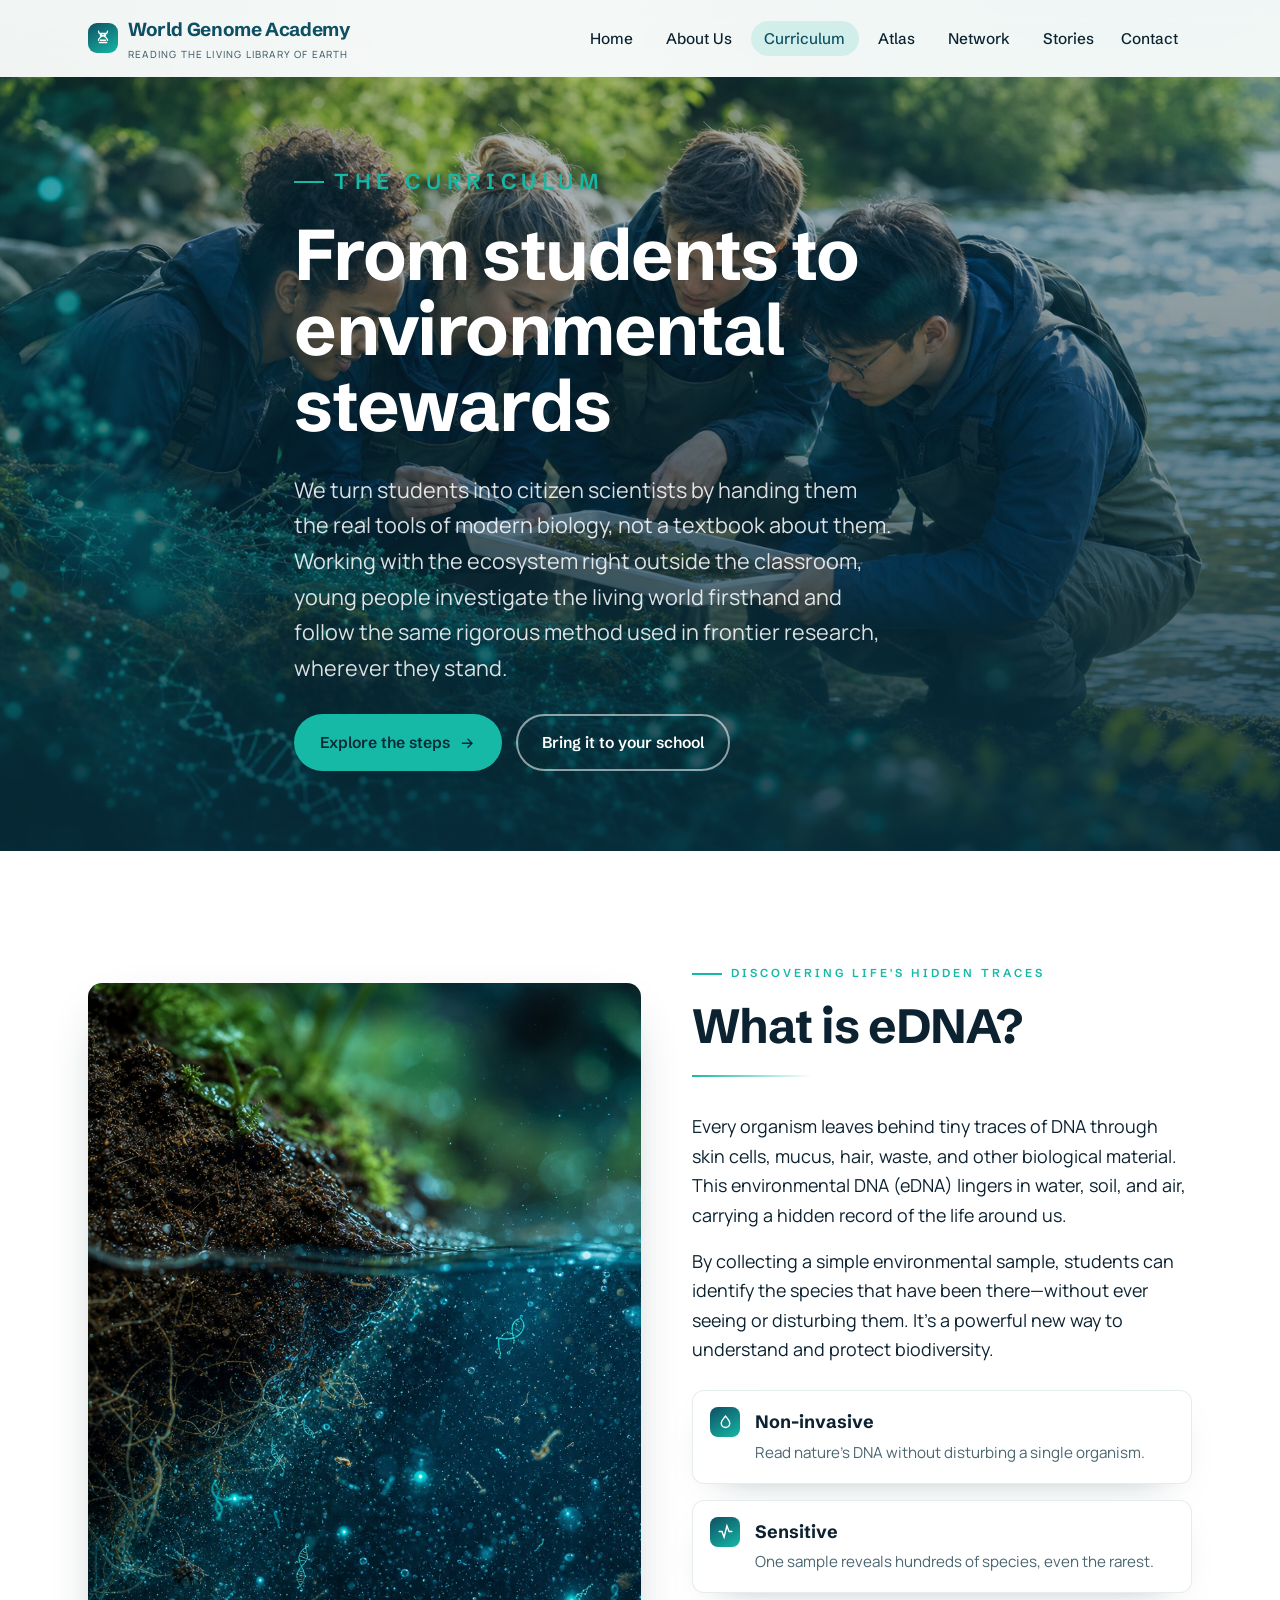
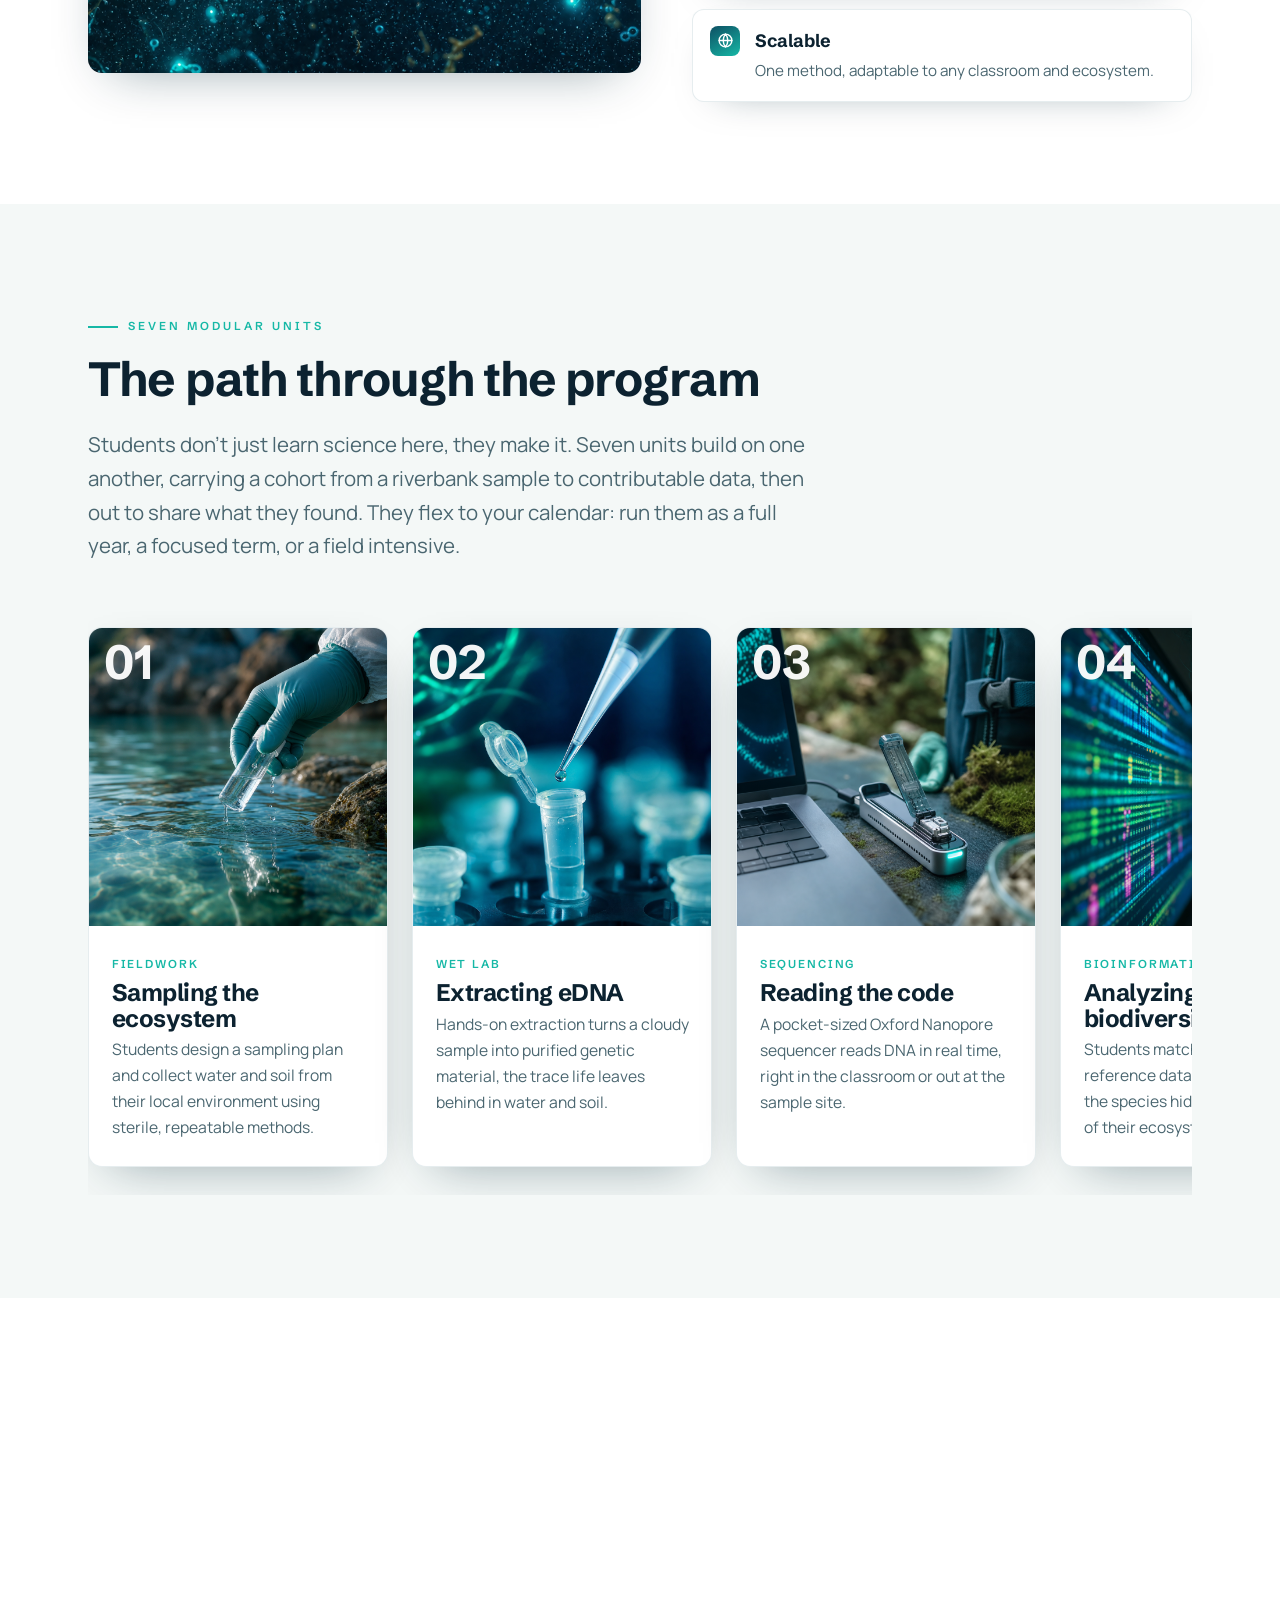
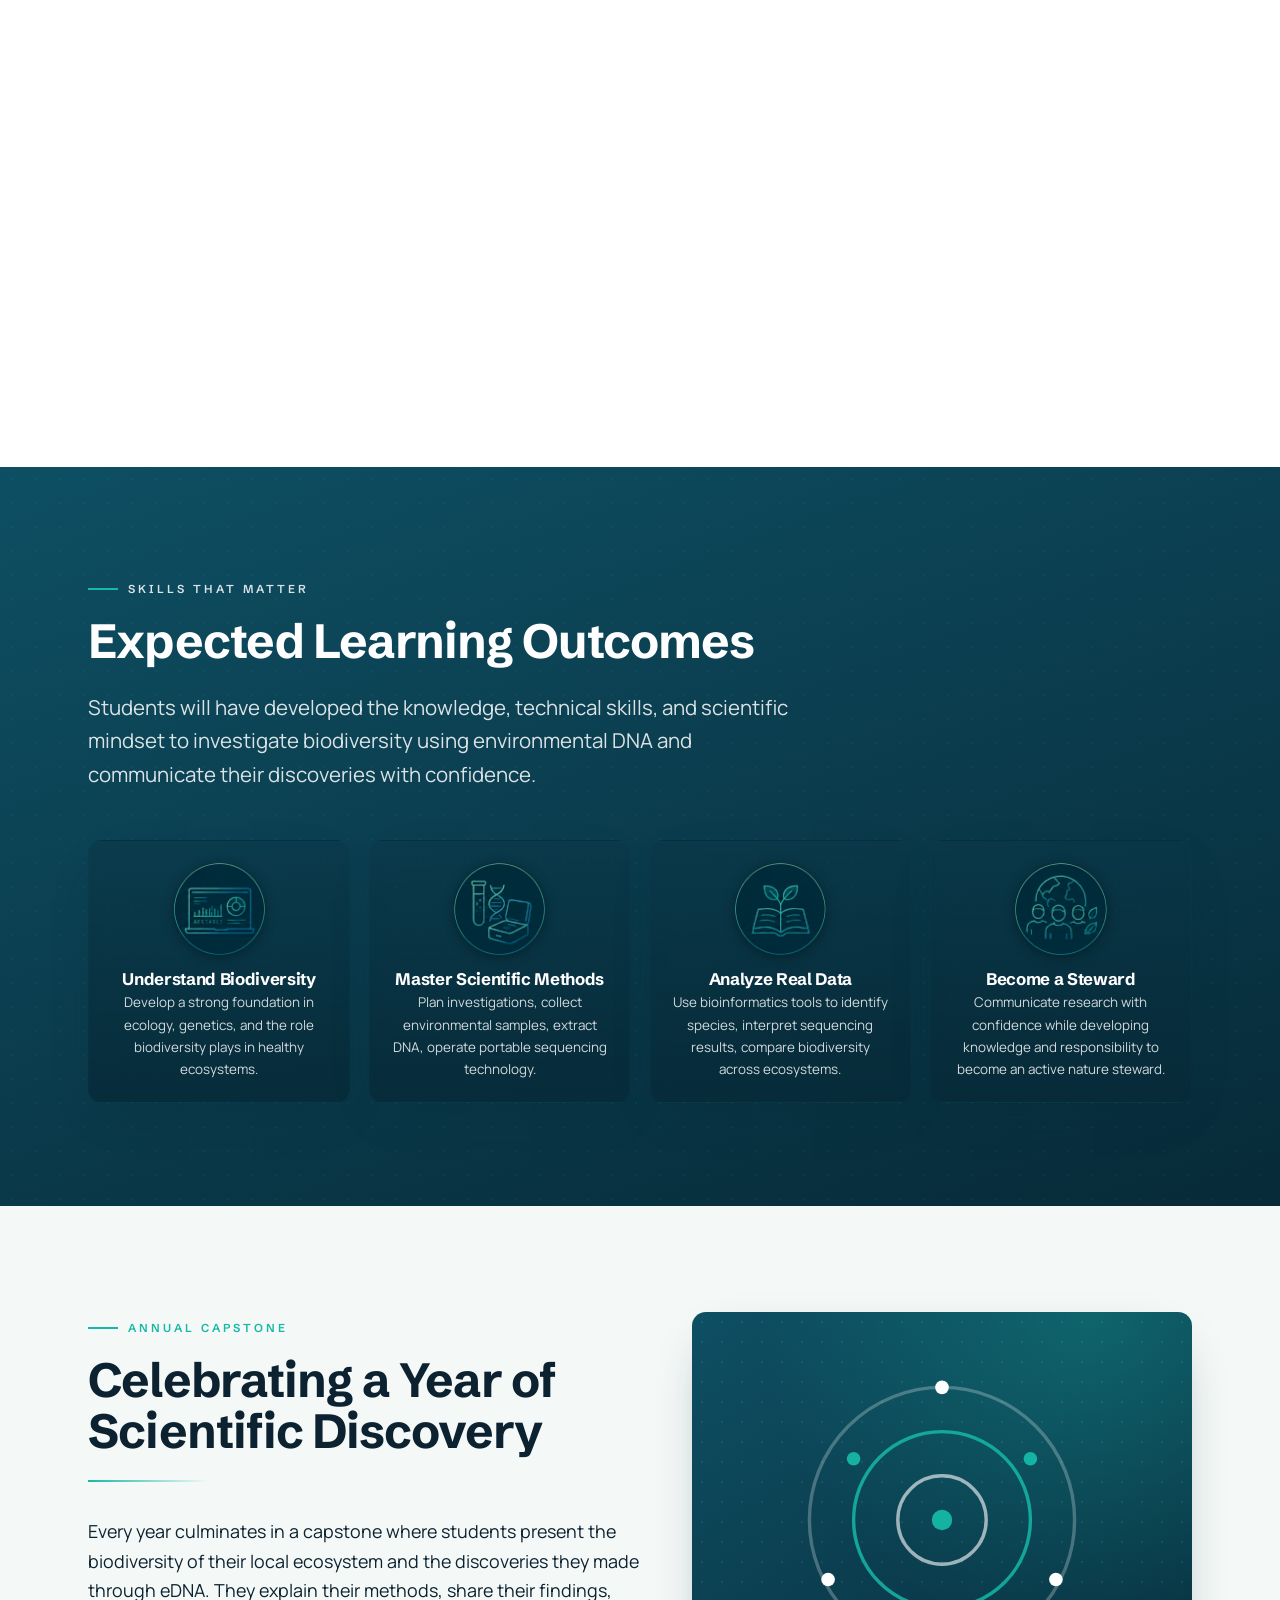
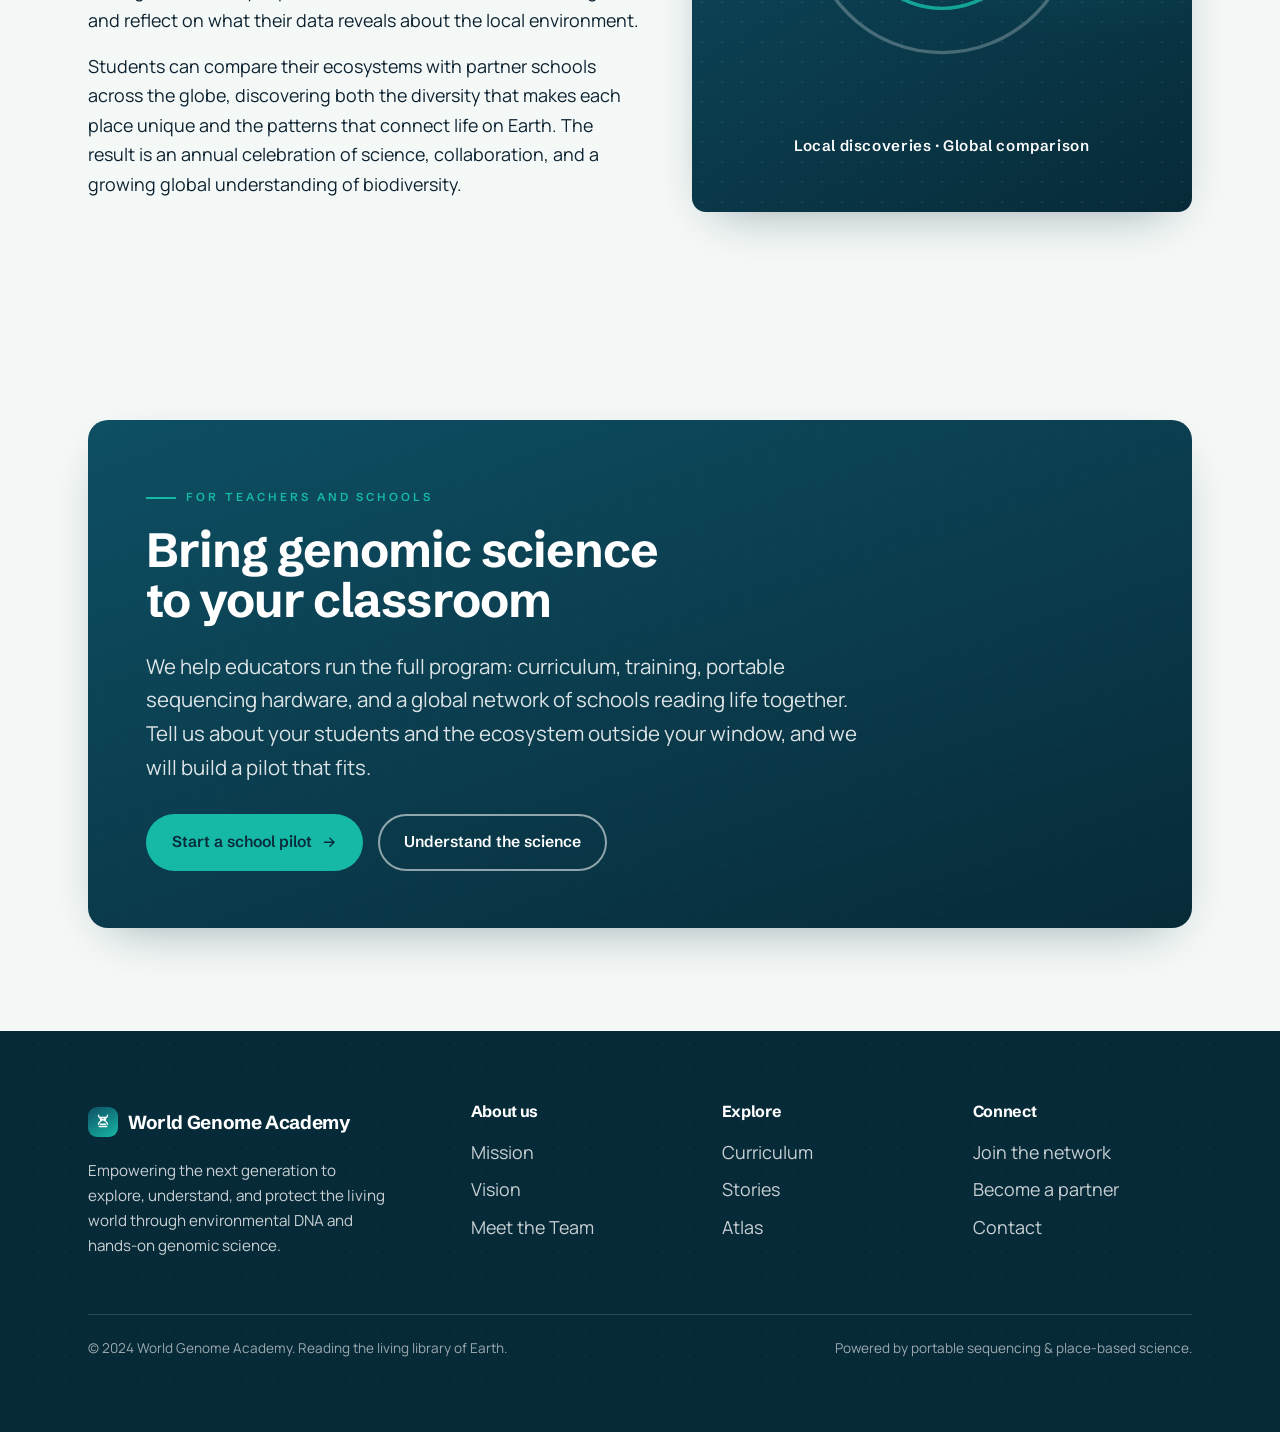
<file: curriculum.html>
<!DOCTYPE html>
<html lang="en">
<head>
<meta charset="UTF-8">
<meta name="viewport" content="width=device-width, initial-scale=1">
<title>Curriculum - World Genome Academy</title>
<meta name="description" content="Seven steps turn students into citizen scientists: collect samples, sequence eDNA with portable Oxford Nanopore technology, analyze biodiversity, and share real discoveries.">
<link rel="icon" href="data:image/svg+xml,<svg xmlns='http://www.w3.org/2000/svg' viewBox='0 0 100 100'><text y='.9em' font-size='90'>🧬</text></svg>">
<link rel="preconnect" href="https://fonts.googleapis.com">
<link rel="preconnect" href="https://fonts.gstatic.com" crossorigin>
<link href="https://fonts.googleapis.com/css2?family=Manrope:wght@400;500;600;700&family=Schibsted+Grotesk:wght@500;600;700&display=swap" rel="stylesheet">
<link rel="stylesheet" href="styles.css">
<style>
  /* Curriculum-specific touches */
  .unit-card .card-num{
    font-size:3rem;
    color:rgba(255,255,255,.95);
  }
  .unit-tag{
    display:inline-block;
    font-family:var(--font-display);
    font-size:.72rem;letter-spacing:.16em;text-transform:uppercase;
    color:var(--accent);font-weight:600;margin-bottom:.4rem;
  }

  /* Seven-unit cards: one horizontal row you scroll left-to-right */
  #units .grid-3{
    display:flex;             /* override the wrapping grid */
    flex-wrap:nowrap;         /* keep every card on one line */
    gap:1.5rem;
    overflow-x:auto;          /* scroll sideways when they run past the edge */
    overflow-y:hidden;
    scroll-snap-type:x proximity;
    padding:1rem .25rem 1.75rem;  /* room for the hover lift + shadow */
    scrollbar-width:thin;
  }
  #units .unit-card{
    flex:0 0 clamp(240px, 78vw, 300px);  /* fixed width, never shrink */
    scroll-snap-align:start;
    transition:transform .35s cubic-bezier(.2,.7,.3,1), box-shadow .35s ease;
  }
  /* the "hovering" feel: lift + deeper shadow on hover */
  #units .unit-card:hover{
    transform:translateY(-8px);
    box-shadow:0 28px 55px -18px rgba(7,42,56,.45);
  }
  /* slim, on-brand scrollbar */
  #units .grid-3::-webkit-scrollbar{height:8px}
  #units .grid-3::-webkit-scrollbar-thumb{
    background:rgba(14,79,99,.35);border-radius:99px}
  #units .grid-3::-webkit-scrollbar-track{background:transparent}
  .eco-strip{display:grid;grid-template-columns:repeat(4,1fr);gap:1.2rem}
  .eco-item{position:relative;display:flex;border-radius:var(--radius);overflow:hidden;box-shadow:var(--shadow);border:1px solid rgba(14,79,99,.10);background:linear-gradient(180deg,rgba(10,55,72,.55),rgba(7,42,56,.85))}
  .eco-cap{display:flex;flex-direction:column;justify-content:flex-end;align-items:center;text-align:center;padding:1.4rem 1.2rem;color:#fff}
  .eco-cap .eco-icon{display:block;width:92px;height:92px;margin:0 auto 1rem;object-fit:contain;filter:drop-shadow(0 2px 6px rgba(0,0,0,.35))}
  .eco-cap h3{font-size:1.05rem;margin:0 0 .15rem}
  .eco-cap p{font-size:.84rem;color:rgba(255,255,255,.82);margin:0}
  @media (max-width:900px){.eco-strip{grid-template-columns:repeat(2,1fr)}}
  @media (max-width:520px){.eco-strip{grid-template-columns:1fr}}

  /* Framework comparative figure */
  .frame-fig{
    position:relative;aspect-ratio:1/1;border-radius:var(--radius);
    overflow:hidden;box-shadow:var(--shadow);
    background:radial-gradient(120% 120% at 80% 0%,rgba(22,184,166,.28),transparent 55%),
      linear-gradient(150deg,var(--primary),var(--deep));
    display:grid;place-items:center;padding:2rem;color:#fff;
  }
  .frame-fig::after{content:"";position:absolute;inset:0;
    background-image:radial-gradient(rgba(255,255,255,.15) 1.3px,transparent 1.5px);
    background-size:20px 20px;opacity:.45}
  .frame-rings{position:relative;z-index:1;width:100%;max-width:340px}
  .frame-rings svg{width:100%;height:auto}
  .frame-cap{position:relative;z-index:1;text-align:center;margin-top:1.4rem;
    font-family:var(--font-display);font-weight:600;letter-spacing:.04em;font-size:.95rem}

  /* Teacher CTA band */
  .cta-band{background:linear-gradient(160deg,var(--primary),var(--deep));color:#fff;
    border-radius:calc(var(--radius) + 6px);padding:clamp(2.2rem,5vw,3.6rem);
    position:relative;overflow:hidden;box-shadow:var(--shadow)}
  .cta-band::before{content:"";position:absolute;inset:0;
    background-image:radial-gradient(rgba(22,184,166,.18) 1.4px,transparent 1.6px);
    background-size:24px 24px;opacity:.4}
  .cta-band>*{position:relative;z-index:1}
  .cta-band .lead{color:rgba(255,255,255,.86)}

  /* Moved from About: What is eDNA + portable sequencing */
  .what-edna .split-media{aspect-ratio:4/5}
  .edna-defs{list-style:none;margin:1.6rem 0 0;padding:0;display:grid;gap:1rem}
  .edna-defs li{
    display:flex;gap:.9rem;align-items:flex-start;
    padding:1rem 1.1rem;border-radius:12px;
    background:var(--surface);border:1px solid rgba(14,79,99,.10);
    box-shadow:0 14px 40px -28px rgba(7,42,56,.5);
  }
  .edna-defs .dot{
    flex:none;width:30px;height:30px;border-radius:8px;display:grid;place-items:center;
    background:linear-gradient(150deg,var(--primary),var(--accent));color:#fff;
  }
  .edna-defs .dot svg{width:17px;height:17px}
  .edna-defs strong{display:block;font-family:var(--font-display)}
  .edna-defs span.txt{color:var(--muted);font-size:.95rem}
  .field-split .split-media{aspect-ratio:3/2}
</style>
</head>
<body>

<!--ff:nav--><header class="site-header">
  <div class="wrap nav">
    <a class="brand" href="index.html" aria-label="World Genome Academy home">
      <span class="dna" aria-hidden="true">
        <svg viewBox="0 0 24 24" fill="none" stroke="currentColor" stroke-width="1.8" stroke-linecap="round">
          <path d="M6 3c0 6 12 6 12 12M18 3c0 6-12 6-12 12M7 6h10M7 18h10M8.5 9h7M8.5 15h7"/>
        </svg>
      </span>
      <span>World Genome Academy<small>Reading the living library of Earth</small></span>
    </a>
    <nav aria-label="Primary">
      <button class="nav-toggle" aria-expanded="false" aria-controls="nav-links" aria-label="Toggle menu">
        <svg class="bars" viewBox="0 0 24 24" fill="none" stroke="currentColor" stroke-width="2" stroke-linecap="round"><path d="M4 7h16M4 12h16M4 17h16"/></svg>
        <svg class="x" viewBox="0 0 24 24" fill="none" stroke="currentColor" stroke-width="2" stroke-linecap="round"><path d="M6 6l12 12M18 6L6 18"/></svg>
      </button>
      <ul class="nav-links" id="nav-links">
        <li><a href="index.html">Home</a></li>
        <li><a href="about-us.html">About Us</a></li>
        <li><a href="curriculum.html" aria-current="page">Curriculum</a></li>
        <li><a href="atlas.html">Atlas</a></li>
        <li><a href="network.html">Network</a></li>
        <li><a href="stories.html">Stories</a><a href="contact.html">Contact</a></li>
      </ul>
    </nav>
  </div>
</header><!--/ff:nav-->

<main>

  <!-- HERO -->
  <section class="hero">
    <div class="hero-media">
      <img src="images/imgccc48e5eae.webp" width="1536" height="1024" alt="Students examining samples by a riverbank" fetchpriority="high">
    </div>
    <div class="hero-inner wrap">
      <p class="eyebrow">The Curriculum</p>
      <h1>From students to environmental stewards</h1>
      <p>We turn students into citizen scientists by handing them the real tools of modern biology, not a textbook about them. Working with the ecosystem right outside the classroom, young people investigate the living world firsthand and follow the same rigorous method used in frontier research, wherever they stand.</p>
      <div class="hero-cta">
        <a class="btn btn-primary" href="#units">Explore the steps
          <svg viewBox="0 0 24 24" fill="none" stroke="currentColor" stroke-width="2" stroke-linecap="round"><path d="M5 12h14M13 6l6 6-6 6"/></svg>
        </a>
        <a class="btn btn-ghost" href="#bring">Bring it to your school</a>
      </div>
    </div>
  </section>

  <!-- WHAT IS eDNA -->
  <section class="section what-edna" style="background:var(--surface)">
    <div class="wrap">
      <div class="split flip">
        <div class="split-media reveal">
          <img src="images/img98457de0eb.webp" width="1024" height="1024" alt="Macro view of soil and water meeting with suspended particles" loading="lazy">
        </div>
        <div class="reveal d2">
          <p class="eyebrow">Discovering life's hidden traces</p>
          <h2>What is eDNA?</h2>
          <hr class="ruleline">
          <p>Every organism leaves behind tiny traces of DNA through skin cells, mucus, hair, waste, and other biological material. This environmental DNA (eDNA) lingers in water, soil, and air, carrying a hidden record of the life around us.</p>
          <p>By collecting a simple environmental sample, students can identify the species that have been there—without ever seeing or disturbing them. It's a powerful new way to understand and protect biodiversity.</p>
          <ul class="edna-defs">
            <li>
              <span class="dot" aria-hidden="true"><svg viewBox="0 0 24 24" fill="none" stroke="currentColor" stroke-width="2" stroke-linecap="round"><path d="M12 3c3 4 6 6 6 10a6 6 0 0 1-12 0c0-4 3-6 6-10Z"/></svg></span>
              <span><strong>Non-invasive</strong><span class="txt">Read nature's DNA without disturbing a single organism.</span></span>
            </li>
            <li>
              <span class="dot" aria-hidden="true"><svg viewBox="0 0 24 24" fill="none" stroke="currentColor" stroke-width="2" stroke-linecap="round"><path d="M3 12h4l3 8 4-16 3 8h4"/></svg></span>
              <span><strong>Sensitive</strong><span class="txt">One sample reveals hundreds of species, even the rarest.</span></span>
            </li>
            <li>
              <span class="dot" aria-hidden="true"><svg viewBox="0 0 24 24" fill="none" stroke="currentColor" stroke-width="2" stroke-linecap="round"><circle cx="12" cy="12" r="9"/><path d="M3 12h18M12 3a14 14 0 0 1 0 18 14 14 0 0 1 0-18Z"/></svg></span>
              <span><strong>Scalable</strong><span class="txt">One method, adaptable to any classroom and ecosystem.</span></span>
            </li>
          </ul>
        </div>
      </div>
    </div>
  </section>

  <!-- SEVEN UNITS -->
  <section class="section" id="units">
    <div class="wrap">
      <div class="sec-head reveal">
        <p class="eyebrow">Seven modular units</p>
        <h2>The path through the program</h2>
        <p class="lead">Students don't just learn science here, they make it. Seven units build on one another, carrying a cohort from a riverbank sample to contributable data, then out to share what they found. They flex to your calendar: run them as a full year, a focused term, or a field intensive.</p>
      </div>

      <div class="grid grid-3">

        <article class="card unit-card reveal">
          <div class="card-media">
            <span class="card-num">01</span>
            <img src="images/img4d2dde4f20.webp" width="1024" height="1024" loading="lazy" alt="Gloved hand collecting a water sample in a vial">
          </div>
          <div class="card-body">
            <span class="unit-tag">Fieldwork</span>
            <h3>Sampling the ecosystem</h3>
            <p>Students design a sampling plan and collect water and soil from their local environment using sterile, repeatable methods.</p>
          </div>
        </article>

        <article class="card unit-card reveal d1">
          <div class="card-media">
            <span class="card-num">02</span>
            <img src="images/img99df9c8b6a.webp" width="1024" height="1024" loading="lazy" alt="Pipette dispensing liquid during DNA extraction">
          </div>
          <div class="card-body">
            <span class="unit-tag">Wet lab</span>
            <h3>Extracting eDNA</h3>
            <p>Hands-on extraction turns a cloudy sample into purified genetic material, the trace life leaves behind in water and soil.</p>
          </div>
        </article>

        <article class="card unit-card reveal d2">
          <div class="card-media">
            <span class="card-num">03</span>
            <img src="images/img11072c2393.webp" width="1024" height="1024" loading="lazy" alt="Portable sequencer connected to a laptop in the field">
          </div>
          <div class="card-body">
            <span class="unit-tag">Sequencing</span>
            <h3>Reading the code</h3>
            <p>A pocket-sized Oxford Nanopore sequencer reads DNA in real time, right in the classroom or out at the sample site.</p>
          </div>
        </article>

        <article class="card unit-card reveal">
          <div class="card-media">
            <span class="card-num">04</span>
            <img src="images/imgbc4b1e4d90.webp" width="1024" height="1024" loading="lazy" alt="Teal screen glow on a focused student analyzing data">
          </div>
          <div class="card-body">
            <span class="unit-tag">Bioinformatics</span>
            <h3>Analyzing biodiversity</h3>
            <p>Students match sequences to reference databases, identifying the species hidden in a single drop of their ecosystem.</p>
          </div>
        </article>

        <article class="card unit-card reveal d1">
          <div class="card-media">
            <span class="card-num">05</span>
            <img src="images/img6f01720c5b.webp" width="1024" height="1024" loading="lazy" alt="Glowing network of biodiversity data nodes">
          </div>
          <div class="card-body">
            <span class="unit-tag">Data</span>
            <h3>Mapping the network</h3>
            <p>Findings are added to shared biodiversity atlases, connecting one classroom's data to a growing global picture of life.</p>
          </div>
        </article>

        <article class="card unit-card reveal d2">
          <div class="card-media">
            <span class="card-num">06</span>
            <img src="images/img6f93e05919.webp" width="1024" height="1024" loading="lazy" alt="Student writing field notes beside samples">
          </div>
          <div class="card-body">
            <span class="unit-tag">Research</span>
            <h3>Documenting discoveries</h3>
            <p>Careful field notes and lab records teach students to build a credible, reproducible scientific record of their work.</p>
          </div>
        </article>

        <article class="card unit-card reveal">
          <div class="card-media">
            <span class="card-num">07</span>
            <img src="images/img2747ed6d2c.webp" width="1024" height="1024" loading="lazy" alt="Students presenting creative ecosystem projects">
          </div>
          <div class="card-body">
            <span class="unit-tag">Communicate</span>
            <h3>Telling the story</h3>
            <p>Students translate data into research posters, exhibitions, and creative projects that move their community to act.</p>
          </div>
        </article>

      </div>
    </div>
  </section>

  <!-- PORTABLE SEQUENCING -->
  <section class="section field-split" style="background:var(--surface)">
    <div class="wrap">
      <div class="split">
        <div class="reveal">
          <p class="eyebrow">Lab-grade science, field-ready</p>
          <h2>A genomics lab that fits in a backpack</h2>
          <hr class="ruleline">
          <p>Portable Oxford Nanopore sequencers are no larger than a smartphone, yet they read the same long strands of DNA used in frontier research. That changes who gets to do genomics. The lab no longer sits behind closed doors; it travels to the tide pool, the riverbank, and the schoolyard.</p>
          <p>Students plug a sequencer into a laptop, watch sequences appear in real time, and see their own samples become data within a single class. The technology is rigorous, but the experience is hands-on, immediate, and genuinely theirs.</p>
          <a class="btn btn-outline" href="#units">See how it fits the units</a>
        </div>
        <div class="split-media reveal d2">
          <img src="images/img5.jpg" width="1536" height="1024" alt="Hands holding a portable DNA sequencing device in the field" loading="lazy">
        </div>
      </div>
    </div>
  </section>

  <!-- LOCAL ECOSYSTEMS STRIP -->
  <section class="section band-deep">
    <div class="wrap">
      <div class="sec-head reveal" style="color:#fff">
        <p class="eyebrow">Skills that matter</p>
        <h2 style="color:#fff">Expected Learning Outcomes</h2>
        <p class="lead" style="color:rgba(255,255,255,.85)">Students will have developed the knowledge, technical skills, and scientific mindset to investigate biodiversity using environmental DNA and communicate their discoveries with confidence.</p>
      </div>

      <div class="eco-strip">
        <div class="eco-item reveal">
          <div class="eco-cap"><img class="eco-icon" src="images/img17.png" width="92" height="92" loading="lazy" alt=""><h3>Understand Biodiversity</h3><p>Develop a strong foundation in ecology, genetics, and the role biodiversity plays in healthy ecosystems.</p></div>
        </div>

        <div class="eco-item reveal d1">
          <div class="eco-cap"><img class="eco-icon" src="images/img16.png" width="92" height="92" loading="lazy" alt=""><h3>Master Scientific Methods</h3><p>Plan investigations, collect environmental samples, extract DNA, operate portable sequencing technology.</p></div>
        </div>

        <div class="eco-item reveal d2">
          <div class="eco-cap"><img class="eco-icon" src="images/img19.png" width="92" height="92" loading="lazy" alt=""><h3>Analyze Real Data</h3><p>Use bioinformatics tools to identify species, interpret sequencing results, compare biodiversity across ecosystems.</p></div>
        </div>

        <div class="eco-item reveal d3">
          <div class="eco-cap"><img class="eco-icon" src="images/img18.png" width="92" height="92" loading="lazy" alt=""><h3>Become a Steward</h3><p>Communicate research with confidence while developing knowledge and responsibility to become an active nature steward.</p></div>
        </div>
      </div>
    </div>
  </section>

  <!-- FRAMEWORK + LOCAL ADAPTATION SPLIT -->
  <section class="section">
    <div class="wrap">
      <div class="split">
        <div class="reveal">
          <p class="eyebrow">Annual capstone</p>
          <h2>Celebrating a Year of Scientific Discovery</h2>
          <hr class="ruleline">
          <p>Every year culminates in a capstone where students present the biodiversity of their local ecosystem and the discoveries they made through eDNA. They explain their methods, share their findings, and reflect on what their data reveals about the local environment.</p>
          <p>Students can compare their ecosystems with partner schools across the globe, discovering both the diversity that makes each place unique and the patterns that connect life on Earth. The result is an annual celebration of science, collaboration, and a growing global understanding of biodiversity.</p>
        </div>
        <div class="frame-fig reveal d1">
          <div class="frame-rings">
            <svg viewBox="0 0 200 200" fill="none" stroke="currentColor" stroke-width="2" aria-hidden="true">
              <circle cx="100" cy="100" r="78" stroke="rgba(255,255,255,.25)"/>
              <circle cx="100" cy="100" r="52" stroke="rgba(22,184,166,.85)"/>
              <circle cx="100" cy="100" r="26" stroke="rgba(255,255,255,.6)"/>
              <circle cx="100" cy="100" r="6" fill="rgba(22,184,166,.95)" stroke="none"/>
              <g stroke="rgba(255,255,255,.7)">
                <circle cx="100" cy="22" r="4" fill="#fff" stroke="none"/>
                <circle cx="167" cy="135" r="4" fill="#fff" stroke="none"/>
                <circle cx="33" cy="135" r="4" fill="#fff" stroke="none"/>
                <circle cx="152" cy="64" r="4" fill="rgba(22,184,166,.95)" stroke="none"/>
                <circle cx="48" cy="64" r="4" fill="rgba(22,184,166,.95)" stroke="none"/>
              </g>
            </svg>
          </div>
          <p class="frame-cap">Local discoveries · Global comparison</p>
        </div>
      </div>
    </div>
  </section>

  <!-- TEACHER CTA -->
  <section class="section" id="bring">
    <div class="wrap">
      <div class="cta-band reveal">
        <p class="eyebrow">For teachers and schools</p>
        <h2 style="color:#fff;max-width:18ch">Bring genomic science to your classroom</h2>
        <p class="lead">We help educators run the full program: curriculum, training, portable sequencing hardware, and a global network of schools reading life together. Tell us about your students and the ecosystem outside your window, and we will build a pilot that fits.</p>
        <div class="hero-cta">
          <a class="btn btn-primary" href="network.html">Start a school pilot
            <svg viewBox="0 0 24 24" fill="none" stroke="currentColor" stroke-width="2" stroke-linecap="round"><path d="M5 12h14M13 6l6 6-6 6"/></svg>
          </a>
          <a class="btn btn-ghost" href="about-us.html">Understand the science</a>
        </div>
      </div>
    </div>
  </section>

</main>
<!--ff:footer--><footer class="site-footer">
  <div class="wrap">
    <div class="footer-grid">
      <div class="footer-brand">
        <a class="brand" href="index.html">
          <span class="dna" aria-hidden="true">
            <svg viewBox="0 0 24 24" fill="none" stroke="currentColor" stroke-width="1.8" stroke-linecap="round"><path d="M6 3c0 6 12 6 12 12M18 3c0 6-12 6-12 12M7 6h10M7 18h10M8.5 9h7M8.5 15h7"/></svg>
          </span>
          <span>World Genome Academy</span>
        </a>
        <p>Empowering the next generation to explore, understand, and protect the living world through environmental DNA and hands-on genomic science.</p>
      </div>
      <div>
        <h4>About us</h4>
        <a href="about-us.html">Mission</a>
        <a href="about-us.html">Vision</a>
        <a href="about-us.html">Meet the Team</a>
      </div>
      <div>
        <h4>Explore</h4>
        <a href="curriculum.html">Curriculum</a>
        <a href="stories.html">Stories</a>
        <a href="atlas.html">Atlas</a>
      </div>
      <div>
        <h4>Connect</h4>
        <a href="network.html">Join the network</a>
        <a href="contact.html">Become a partner</a>
        <a href="contact.html">Contact</a>
      </div>
    </div>
    <div class="footer-bottom">
      <span>© 2024 World Genome Academy. Reading the living library of Earth.</span>
      <span>Powered by portable sequencing &amp; place-based science.</span>
    </div>
  </div>
</footer><!--/ff:footer-->

<script src="script.js"></script>
</body>
</html>
</file>
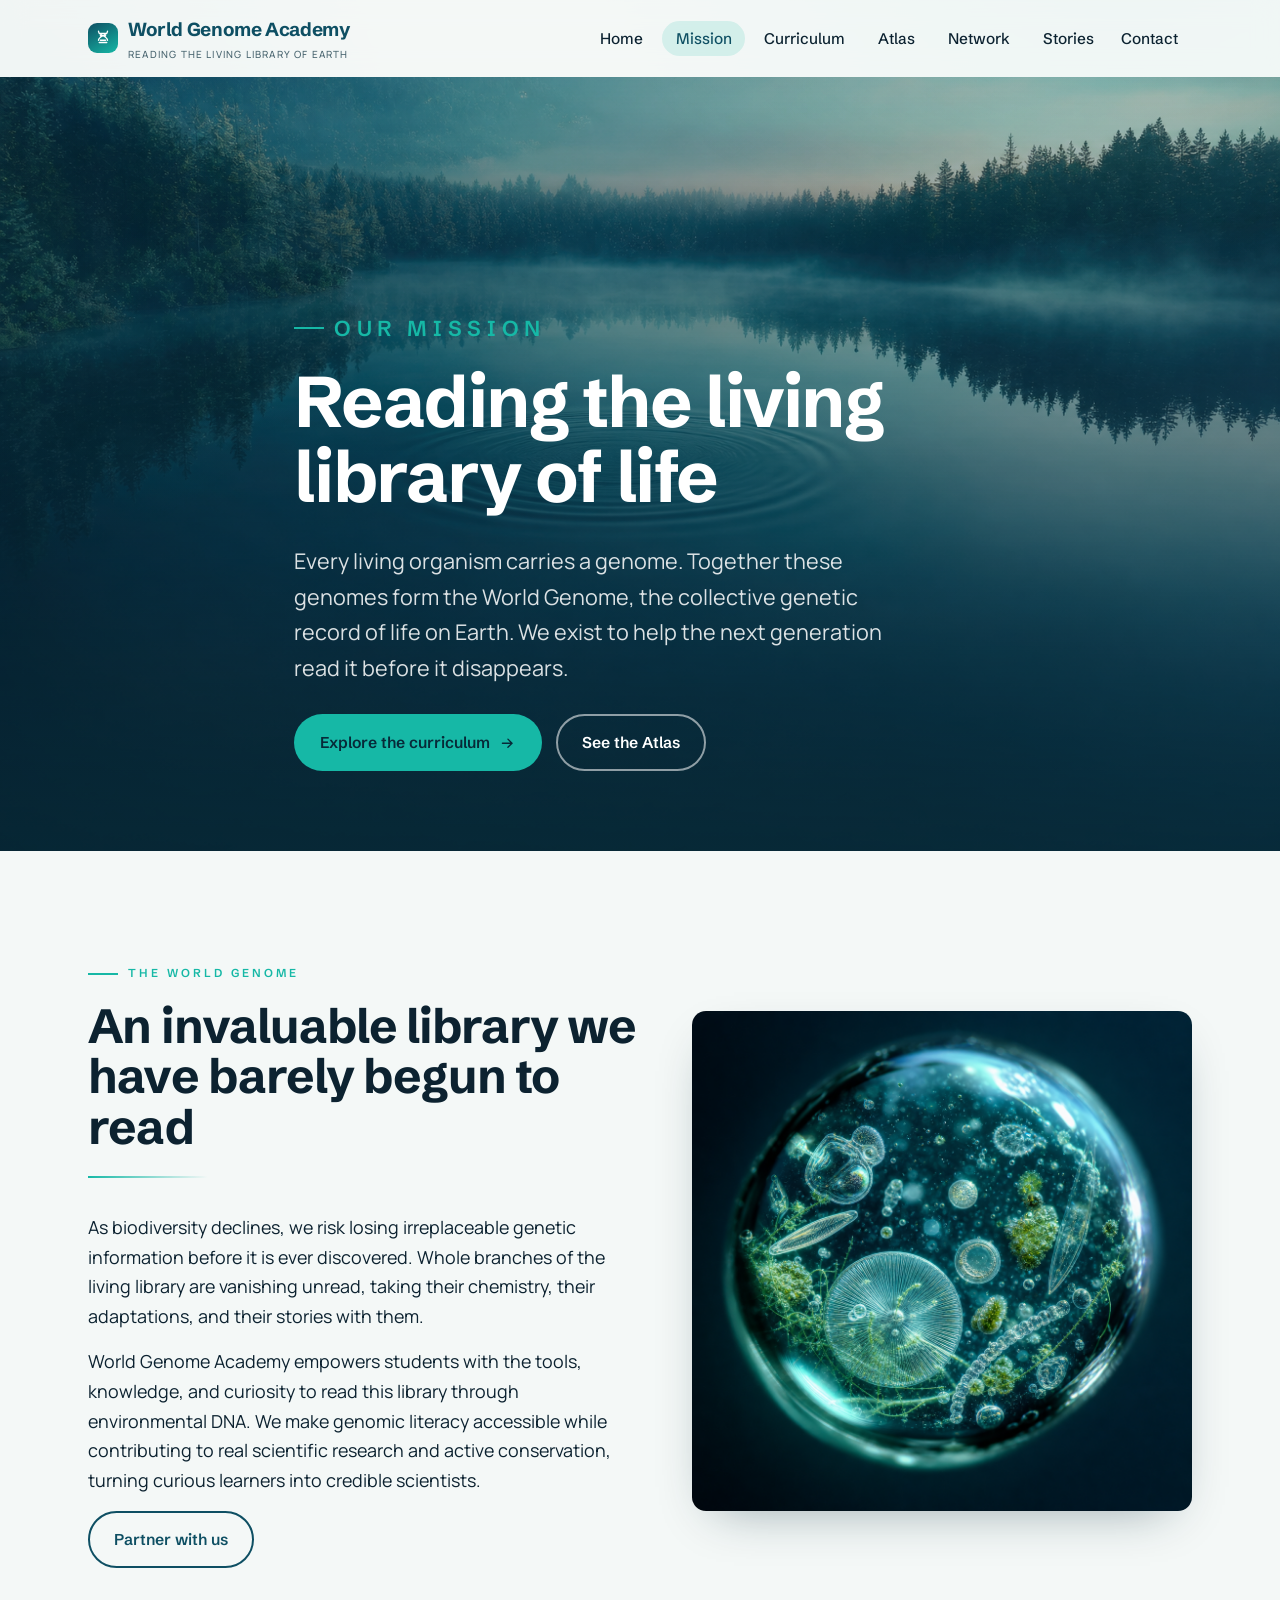
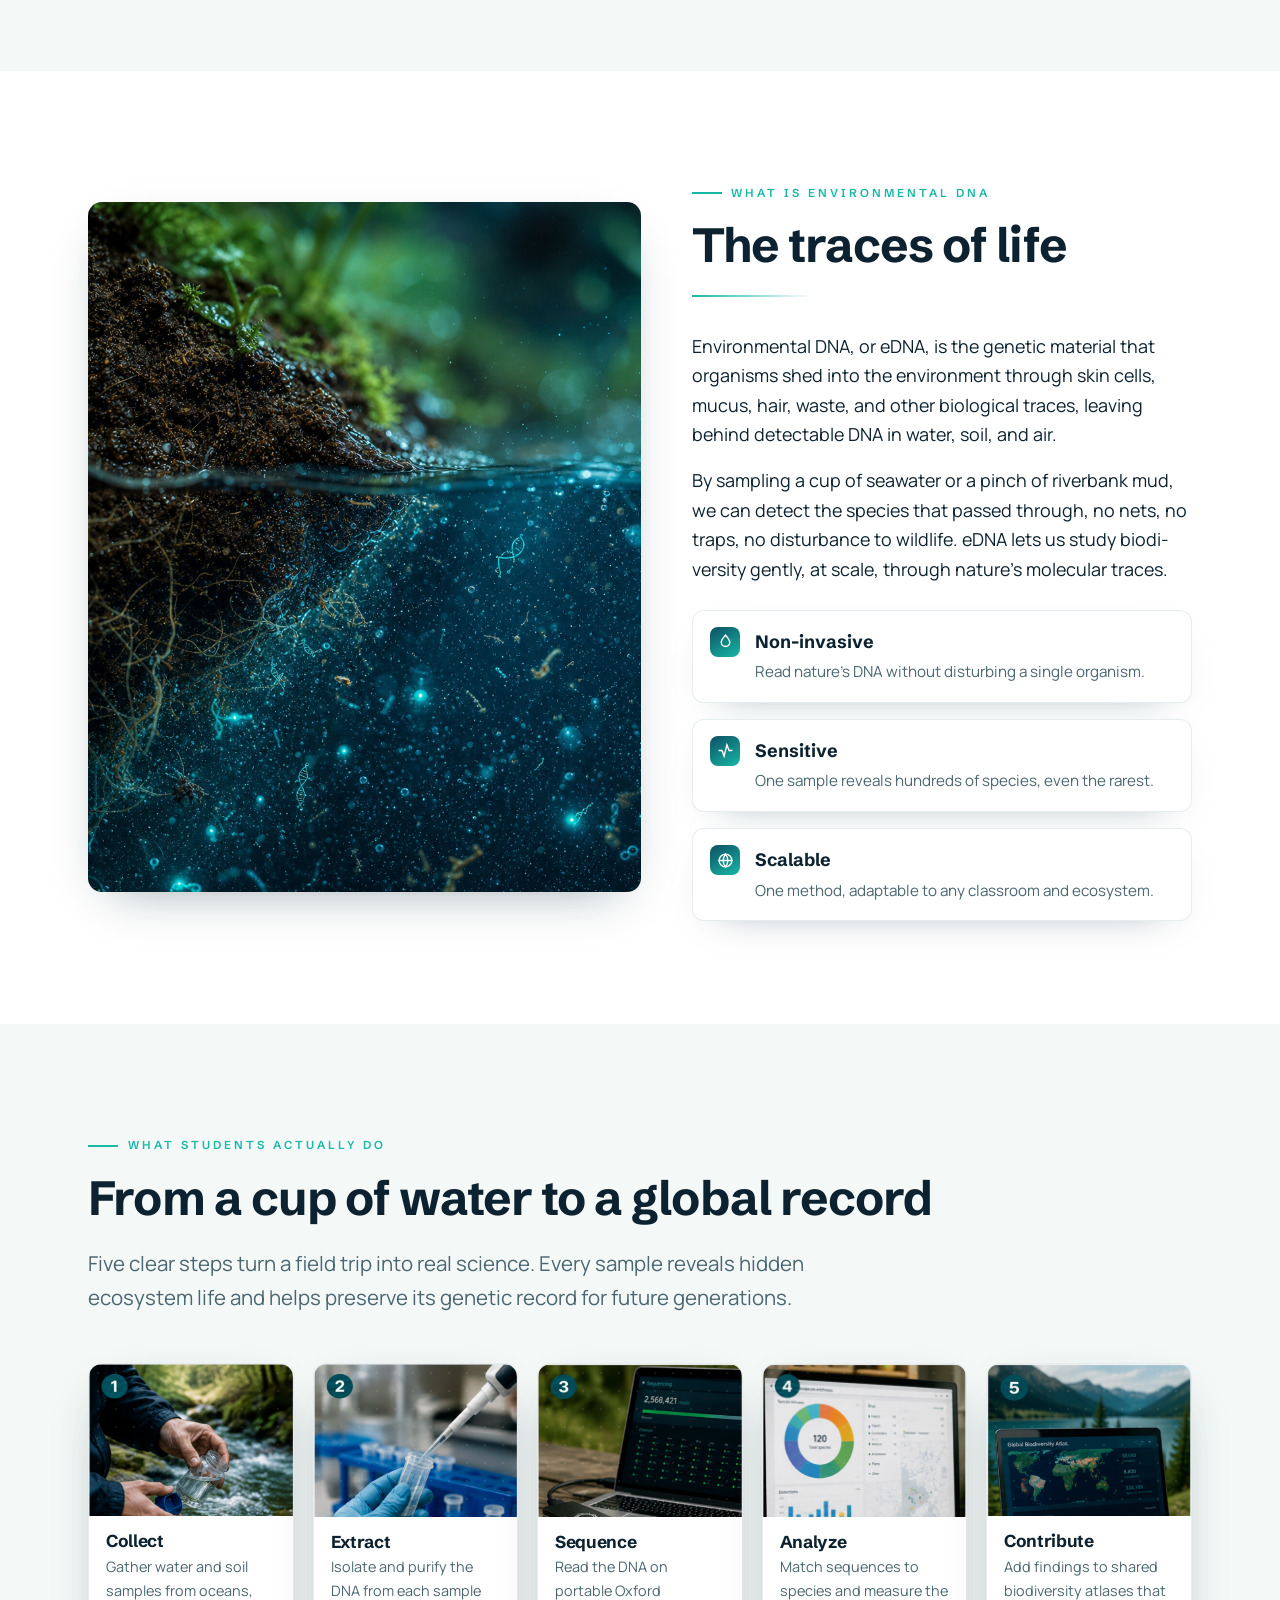
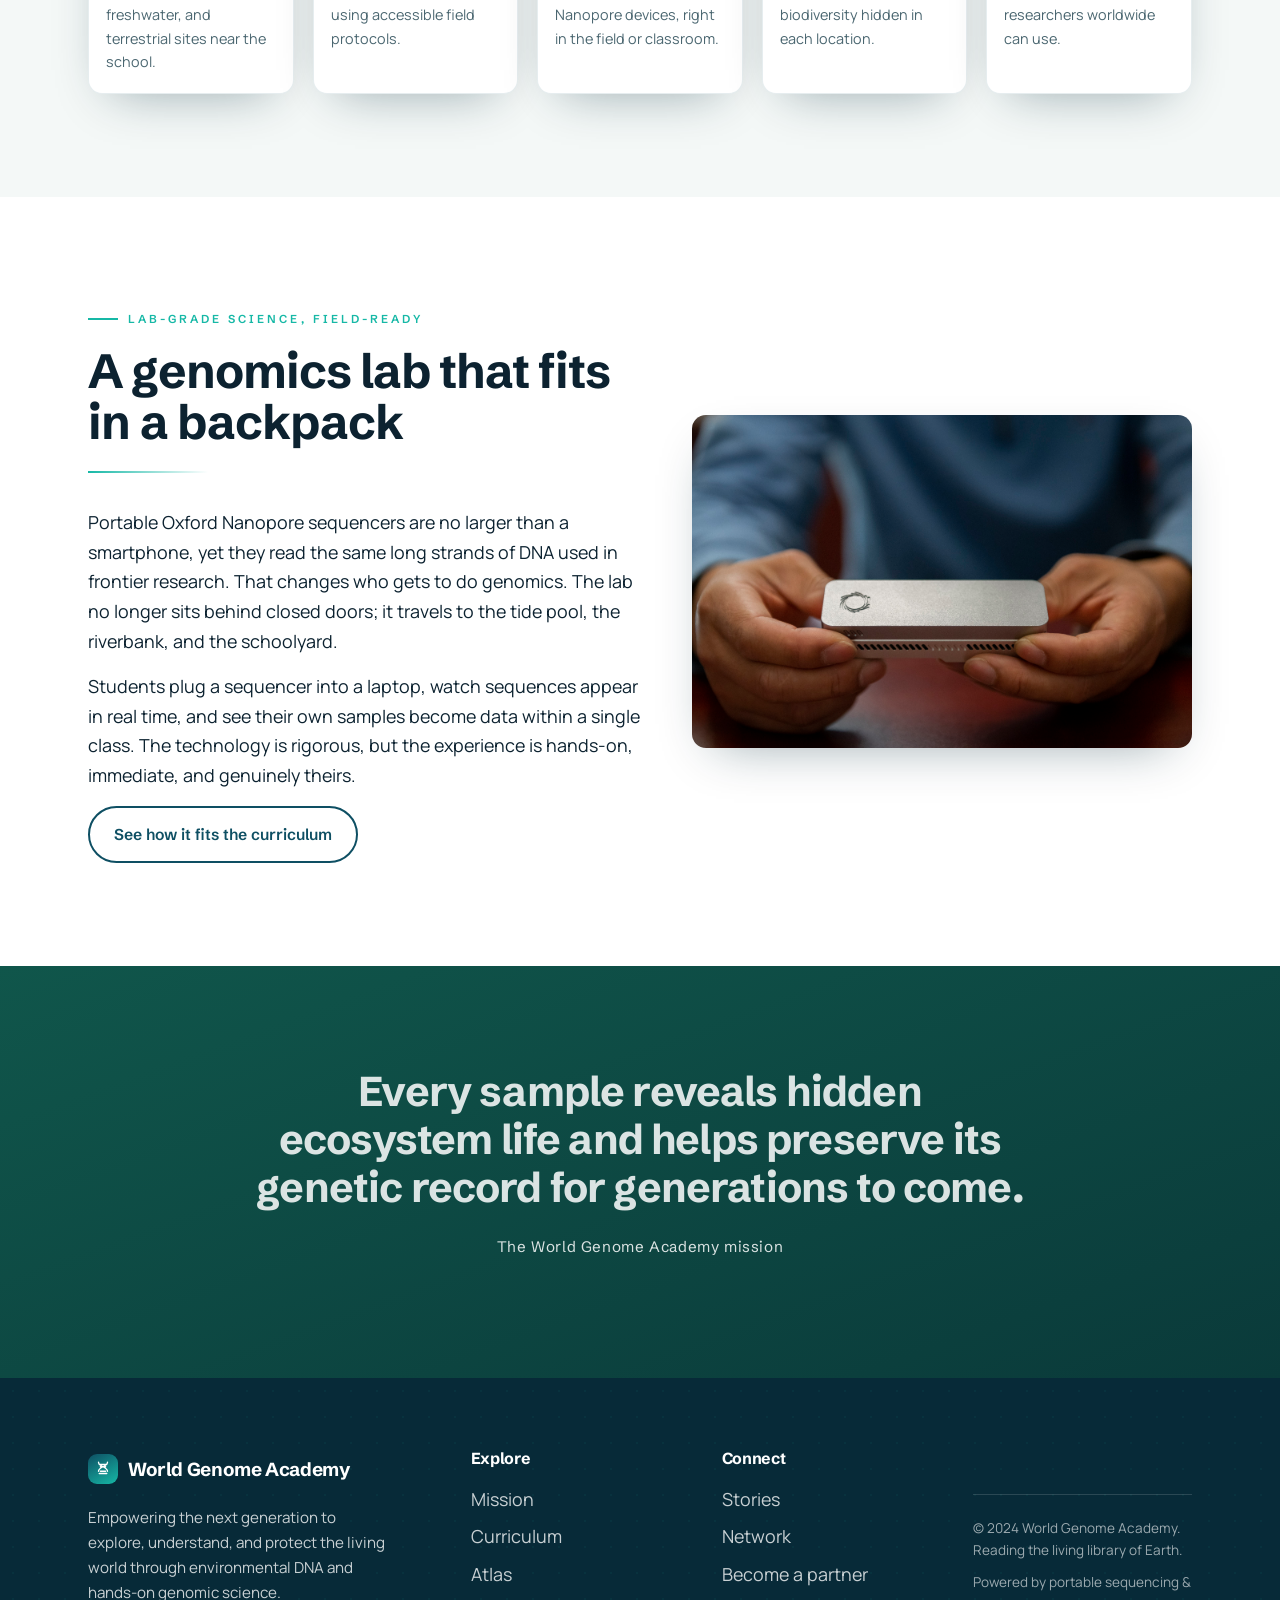
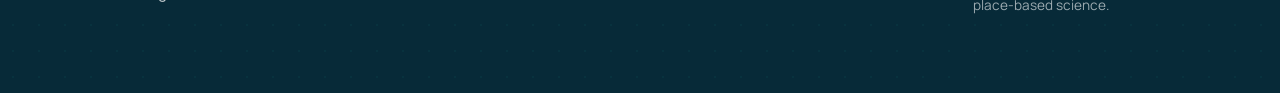
<file: mission.html>
<!DOCTYPE html>
<html lang="en">
<head>
<meta charset="utf-8">
<meta name="viewport" content="width=device-width,initial-scale=1">
<title>Mission · World Genome Academy</title>
<meta name="description" content="Every organism carries a genome. Together they form the World Genome, the living record of life on Earth. Discover how students read it through environmental DNA.">
<link rel="icon" href="data:image/svg+xml,<svg xmlns='http://www.w3.org/2000/svg' viewBox='0 0 100 100'><text y='.9em' font-size='90'>🧬</text></svg>">
<link rel="preconnect" href="https://fonts.googleapis.com">
<link rel="preconnect" href="https://fonts.gstatic.com" crossorigin>
<link href="https://fonts.googleapis.com/css2?family=Manrope:wght@400;500;600;700&family=Schibsted+Grotesk:wght@500;600;700&display=swap" rel="stylesheet">
<link rel="stylesheet" href="styles.css">
<style>
  /* Mission page extras */
  .what-edna .split-media{aspect-ratio:4/5}
  .edna-defs{list-style:none;margin:1.6rem 0 0;padding:0;display:grid;gap:1rem}
  .edna-defs li{
    display:flex;gap:.9rem;align-items:flex-start;
    padding:1rem 1.1rem;border-radius:12px;
    background:var(--surface);border:1px solid rgba(14,79,99,.10);
    box-shadow:0 14px 40px -28px rgba(7,42,56,.5);
  }
  .edna-defs .dot{
    flex:none;width:30px;height:30px;border-radius:8px;display:grid;place-items:center;
    background:linear-gradient(150deg,var(--primary),var(--accent));color:#fff;
  }
  .edna-defs .dot svg{width:17px;height:17px}
  .edna-defs strong{display:block;font-family:var(--font-display)}
  .edna-defs span.txt{color:var(--muted);font-size:.95rem}

  /* process band */
  .process{display:grid;grid-template-columns:repeat(5,1fr);gap:1.2rem}
  .step{
    background:var(--surface);border-radius:var(--radius);overflow:hidden;
    border:1px solid rgba(14,79,99,.10);box-shadow:var(--shadow);
    display:flex;flex-direction:column;
  }
  .step-media{position:relative;aspect-ratio:4/3;overflow:hidden}
  .step-media img,.step-media .ph-figure{width:100%;height:100%;object-fit:cover}
  .step-num{
    position:absolute;top:.5rem;left:.7rem;z-index:2;
    font-family:var(--font-display);font-weight:700;color:#fff;
    font-size:1.05rem;width:30px;height:30px;display:grid;place-items:center;
    border-radius:8px;background:rgba(7,42,56,.55);backdrop-filter:blur(4px);
  }
  .step-body{padding:1rem 1.05rem 1.2rem}
  .step-body h3{font-size:1.08rem;margin-bottom:.3rem}
  .step-body p{color:var(--muted);font-size:.9rem;margin:0}
  .step-arrow{display:none}
  @media (max-width:1000px){.process{grid-template-columns:repeat(2,1fr)}}
  @media (max-width:560px){.process{grid-template-columns:1fr}}

  .field-split .split-media{aspect-ratio:3/2}

  .quote-band{text-align:center}
  .quote-band .pullquote{margin-inline:auto;max-width:30ch}
  .quote-cite{margin-top:1.4rem;font-family:var(--font-display);letter-spacing:.04em;color:rgba(255,255,255,.78);font-size:.95rem}
</style>
</head>
<body>

<!--ff:nav--><header class="site-header">
  <div class="wrap nav">
    <a class="brand" href="index.html" aria-label="World Genome Academy home">
      <span class="dna" aria-hidden="true">
        <svg viewBox="0 0 24 24" fill="none" stroke="currentColor" stroke-width="1.8" stroke-linecap="round">
          <path d="M6 3c0 6 12 6 12 12M18 3c0 6-12 6-12 12M7 6h10M7 18h10M8.5 9h7M8.5 15h7"/>
        </svg>
      </span>
      <span>World Genome Academy<small>Reading the living library of Earth</small></span>
    </a>
    <nav aria-label="Primary">
      <button class="nav-toggle" aria-expanded="false" aria-controls="nav-links" aria-label="Toggle menu">
        <svg class="bars" viewBox="0 0 24 24" fill="none" stroke="currentColor" stroke-width="2" stroke-linecap="round"><path d="M4 7h16M4 12h16M4 17h16"/></svg>
        <svg class="x" viewBox="0 0 24 24" fill="none" stroke="currentColor" stroke-width="2" stroke-linecap="round"><path d="M6 6l12 12M18 6L6 18"/></svg>
      </button>
      <ul class="nav-links" id="nav-links">
        <li><a href="index.html">Home</a></li>
        <li><a href="mission.html" aria-current="page">Mission</a></li>
        <li><a href="curriculum.html">Curriculum</a></li>
        <li><a href="atlas.html">Atlas</a></li>
        <li><a href="network.html">Network</a></li>
        <li><a href="stories.html">Stories</a><a href="contact.html">Contact</a></li>
      </ul>
    </nav>
  </div>
</header><!--/ff:nav-->

<main>

  <!-- HERO -->
  <section class="hero" aria-label="Mission introduction">
    <div class="hero-media">
      <img src="images/img0e9e3e5c2d.webp" width="1536" height="1024" alt="Still dark lake surface at dawn with a single ripple" loading="eager">
    </div>
    <div class="hero-inner wrap">
      <p class="eyebrow">Our Mission</p>
      <h1>Reading the living library of life</h1>
      <p>Every living organism carries a genome. Together these genomes form the World Genome, the collective genetic record of life on Earth. We exist to help the next generation read it before it disappears.</p>
      <div class="hero-cta">
        <a class="btn btn-primary" href="curriculum.html">Explore the curriculum
          <svg viewBox="0 0 24 24" fill="none" stroke="currentColor" stroke-width="2" stroke-linecap="round"><path d="M5 12h14M13 6l6 6-6 6"/></svg>
        </a>
        <a class="btn btn-ghost" href="atlas.html">See the Atlas</a>
      </div>
    </div>
  </section>

  <!-- INTRO / WORLD GENOME -->
  <section class="section">
    <div class="wrap">
      <div class="split">
        <div class="reveal">
          <p class="eyebrow">The World Genome</p>
          <h2>An invaluable library we have barely begun to read</h2>
          <hr class="ruleline">
          <p>As biodiversity declines, we risk losing irreplaceable genetic information before it is ever discovered. Whole branches of the living library are vanishing unread, taking their chemistry, their adaptations, and their stories with them.</p>
          <p>World Genome Academy empowers students with the tools, knowledge, and curiosity to read this library through environmental DNA. We make genomic literacy accessible while contributing to real scientific research and active conservation, turning curious learners into credible scientists.</p>
          <a class="btn btn-outline" href="network.html">Partner with us</a>
        </div>
        <div class="split-media reveal d2">
          <img src="images/imgcecb29d6f2.webp" width="1024" height="1024" alt="Microscopic life in a single drop of pond water" loading="lazy">
        </div>
      </div>
    </div>
  </section>

  <!-- WHAT IS eDNA -->
  <section class="section what-edna" style="background:var(--surface)">
    <div class="wrap">
      <div class="split flip">
        <div class="split-media reveal">
          <img src="images/img98457de0eb.webp" width="1024" height="1024" alt="Macro view of soil and water meeting with suspended particles" loading="lazy">
        </div>
        <div class="reveal d2">
          <p class="eyebrow">What is environmental DNA</p>
          <h2>The traces of life</h2>
          <hr class="ruleline">
          <p>Environmental DNA, or eDNA, is the genetic material that organisms shed into the environment through skin cells, mucus, hair, waste, and other biological traces, leaving behind detectable DNA in water, soil, and air.</p>
          <p>By sampling a cup of seawater or a pinch of riverbank mud, we can detect the species that passed through, no nets, no traps, no disturbance to wildlife. eDNA lets us study biodi-versity gently, at scale, through nature's molecular traces.</p>
          <ul class="edna-defs">
            <li>
              <span class="dot" aria-hidden="true"><svg viewBox="0 0 24 24" fill="none" stroke="currentColor" stroke-width="2" stroke-linecap="round"><path d="M12 3c3 4 6 6 6 10a6 6 0 0 1-12 0c0-4 3-6 6-10Z"/></svg></span>
              <span><strong>Non-invasive</strong><span class="txt">Read nature's DNA without disturbing a single organism.</span></span>
            </li>
            <li>
              <span class="dot" aria-hidden="true"><svg viewBox="0 0 24 24" fill="none" stroke="currentColor" stroke-width="2" stroke-linecap="round"><path d="M3 12h4l3 8 4-16 3 8h4"/></svg></span>
              <span><strong>Sensitive</strong><span class="txt">One sample reveals hundreds of species, even the rarest.</span></span>
            </li>
            <li>
              <span class="dot" aria-hidden="true"><svg viewBox="0 0 24 24" fill="none" stroke="currentColor" stroke-width="2" stroke-linecap="round"><circle cx="12" cy="12" r="9"/><path d="M3 12h18M12 3a14 14 0 0 1 0 18 14 14 0 0 1 0-18Z"/></svg></span>
              <span><strong>Scalable</strong><span class="txt">One method, adaptable to any classroom and ecosystem.</span></span>
            </li>
          </ul>
        </div>
      </div>
    </div>
  </section>

<!-- PROCESS -->
<section class="section">
  <div class="wrap">
    <div class="sec-head reveal">
      <p class="eyebrow">What students actually do</p>
      <h2>From a cup of water to a global record</h2>
      <p class="lead">
        Five clear steps turn a field trip into real science. Every sample reveals hidden ecosystem life and helps preserve its genetic record for future generations.
      </p>
    </div>

    <div class="process">

      <!-- Step 1 -->
      <div class="step reveal">
        <div class="step-media">
          <div class="ph-figure">
            <img src="images/img6.png"
                 width="1536"
                 height="1024"
                 alt="Collecting a water sample from a stream for environmental DNA analysis"
                 loading="lazy">
          </div>
        </div>

        <div class="step-body">
          <h3>Collect</h3>
          <p>Gather water and soil samples from oceans, freshwater, and terrestrial sites near the school.</p>
        </div>
      </div>

      <!-- Step 2 -->
      <div class="step reveal d1">
        <div class="step-media">
          <div class="ph-figure">
            <img src="images/img7.png"
                 width="1536"
                 height="1024"
                 alt="Extracting DNA from an environmental sample using a pipette in a laboratory"
                 loading="lazy">
          </div>
        </div>

        <div class="step-body">
          <h3>Extract</h3>
          <p>Isolate and purify the DNA from each sample using accessible field protocols.</p>
        </div>
      </div>

      <!-- Step 3 -->
      <div class="step reveal d2">
        <div class="step-media">
          <div class="ph-figure">
            <img src="images/img8.png"
                 width="1536"
                 height="1024"
                 alt="Portable Oxford Nanopore DNA sequencer connected to a laptop for field sequencing"
                 loading="lazy">
          </div>
        </div>

        <div class="step-body">
          <h3>Sequence</h3>
          <p>Read the DNA on portable Oxford Nanopore devices, right in the field or classroom.</p>
        </div>
      </div>

      <!-- Step 4 -->
      <div class="step reveal d3">
        <div class="step-media">
          <div class="ph-figure">
            <img src="images/img9.png"
                 width="1536"
                 height="1024"
                 alt="Biodiversity analysis dashboard showing species detected from environmental DNA data"
                 loading="lazy">
          </div>
        </div>

        <div class="step-body">
          <h3>Analyze</h3>
          <p>Match sequences to species and measure the biodiversity hidden in each location.</p>
        </div>
      </div>

      <!-- Step 5 -->
      <div class="step reveal d4">
        <div class="step-media">
          <div class="ph-figure">
            <img src="images/img10.png"
                 width="1536"
                 height="1024"
                 alt="Uploading biodiversity data to a global environmental DNA atlas"
                 loading="lazy">
          </div>
        </div>

        <div class="step-body">
          <h3>Contribute</h3>
          <p>Add findings to shared biodiversity atlases that researchers worldwide can use.</p>
        </div>
      </div>

    </div>
  </div>
</section>

  <!-- PORTABLE SEQUENCING -->
  <section class="section field-split" style="background:var(--surface)">
    <div class="wrap">
      <div class="split">
        <div class="reveal">
          <p class="eyebrow">Lab-grade science, field-ready</p>
          <h2>A genomics lab that fits in a backpack</h2>
          <hr class="ruleline">
          <p>Portable Oxford Nanopore sequencers are no larger than a smartphone, yet they read the same long strands of DNA used in frontier research. That changes who gets to do genomics. The lab no longer sits behind closed doors; it travels to the tide pool, the riverbank, and the schoolyard.</p>
          <p>Students plug a sequencer into a laptop, watch sequences appear in real time, and see their own samples become data within a single class. The technology is rigorous, but the experience is hands-on, immediate, and genuinely theirs.</p>
          <a class="btn btn-outline" href="curriculum.html">See how it fits the curriculum</a>
        </div>
        <div class="split-media reveal d2">
          <img src="images/img5.jpg" width="1536" height="1024" alt="Hands holding a portable DNA sequencing device in the field" loading="lazy">
        </div>
      </div>
    </div>
  </section>

  <!-- QUOTE BAND -->
  <section class="section band-green quote-band">
    <div class="wrap">
      <p class="pullquote reveal">Every sample reveals hidden ecosystem life and helps preserve its genetic record for generations to come.</p>
      <p class="quote-cite reveal d1">The World Genome Academy mission</p>
    </div>
  </section>

</main>

<!--ff:footer--><footer class="site-footer">
  <div class="wrap">
    <div class="footer-grid">
      <div class="footer-brand">
        <a class="brand" href="index.html">
          <span class="dna" aria-hidden="true">
            <svg viewBox="0 0 24 24" fill="none" stroke="currentColor" stroke-width="1.8" stroke-linecap="round"><path d="M6 3c0 6 12 6 12 12M18 3c0 6-12 6-12 12M7 6h10M7 18h10M8.5 9h7M8.5 15h7"/></svg>
          </span>
          <span>World Genome Academy</span>
        </a>
        <p>Empowering the next generation to explore, understand, and protect the living world through environmental DNA and hands-on genomic science.</p>
      </div>
      <div>
        <h4>Explore</h4>
        <a href="mission.html">Mission</a>
        <a href="curriculum.html">Curriculum</a>
        <a href="atlas.html">Atlas</a>
      </div>
      <div>
        <h4>Connect</h4>
        <a href="stories.html">Stories</a>
        <a href="network.html">Network</a>
        <a href="contact.html">Become a partner</a><a 
      </div>
    </div>
    <div class="footer-bottom">
      <span>© 2024 World Genome Academy. Reading the living library of Earth.</span>
      <span>Powered by portable sequencing &amp; place-based science.</span>
    </div>
  </div>
</footer><!--/ff:footer-->

<script src="script.js"></script>
</body>
</html>
</file>
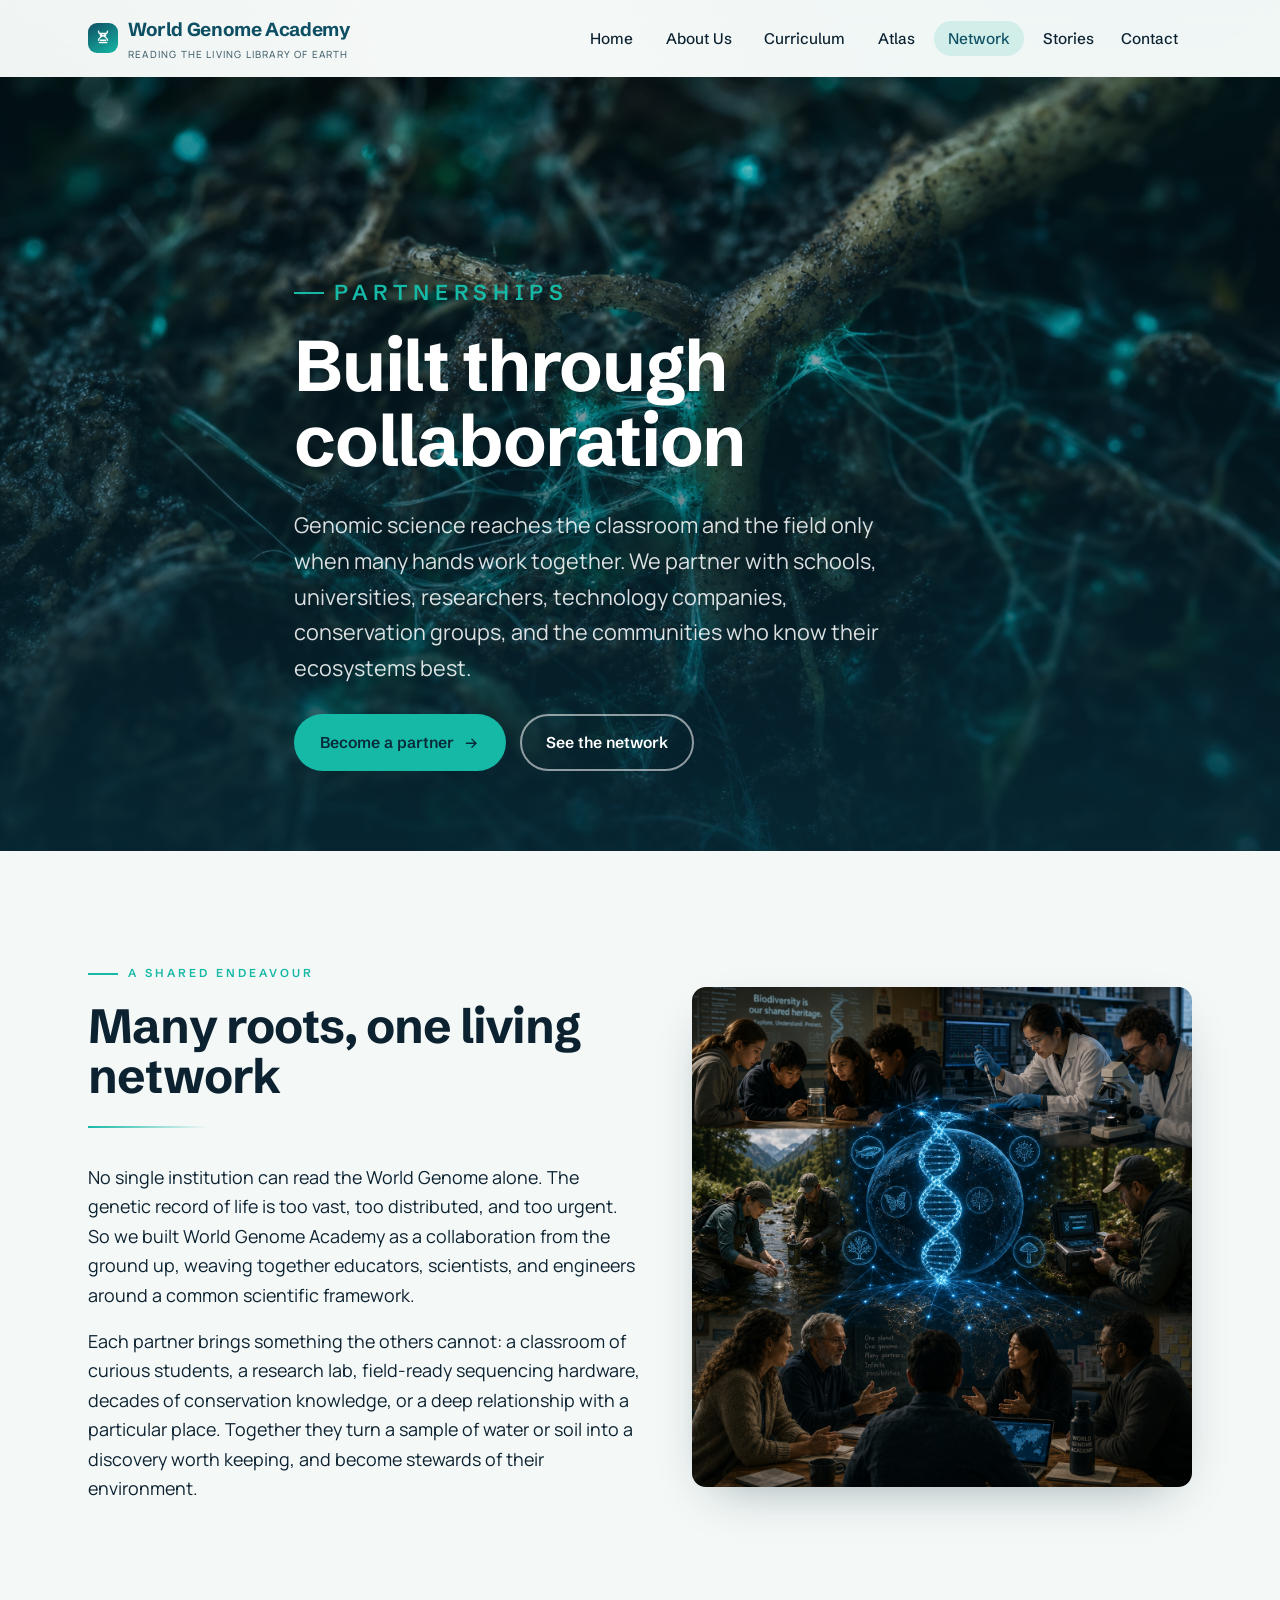
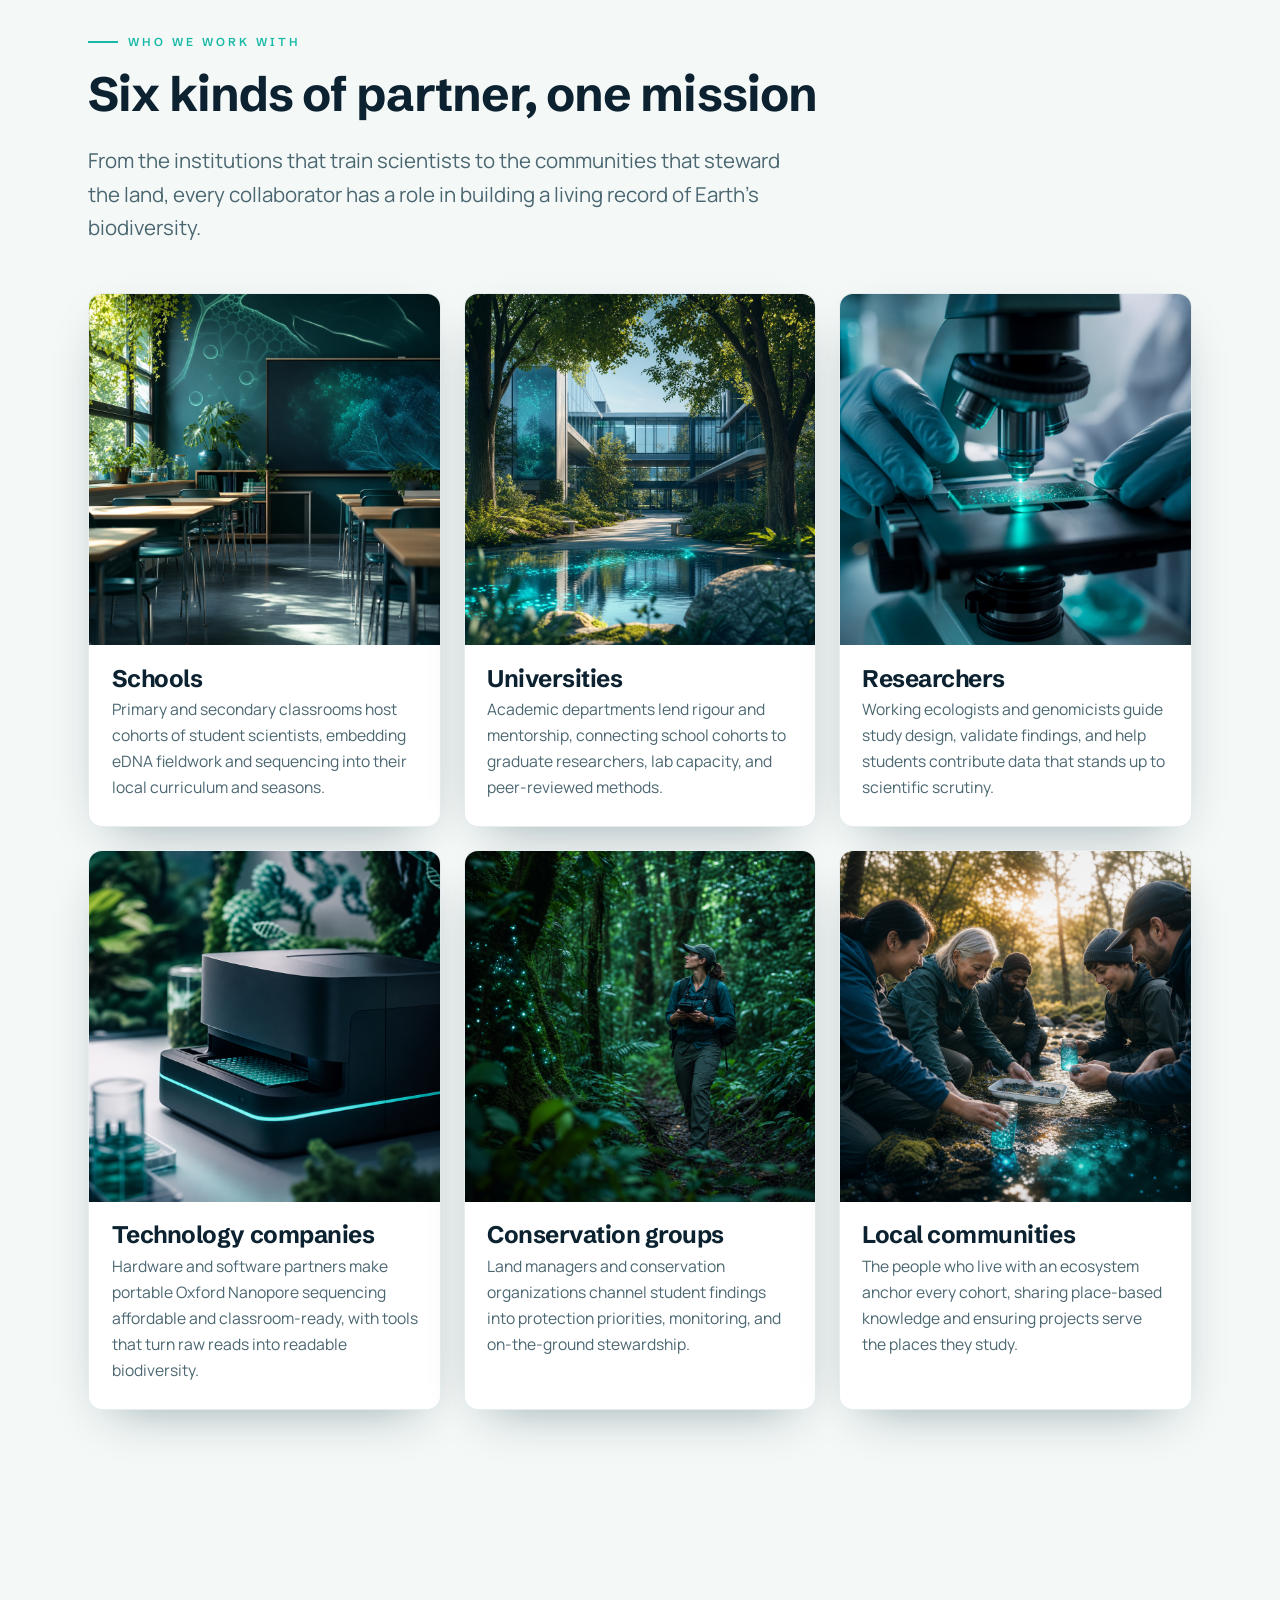
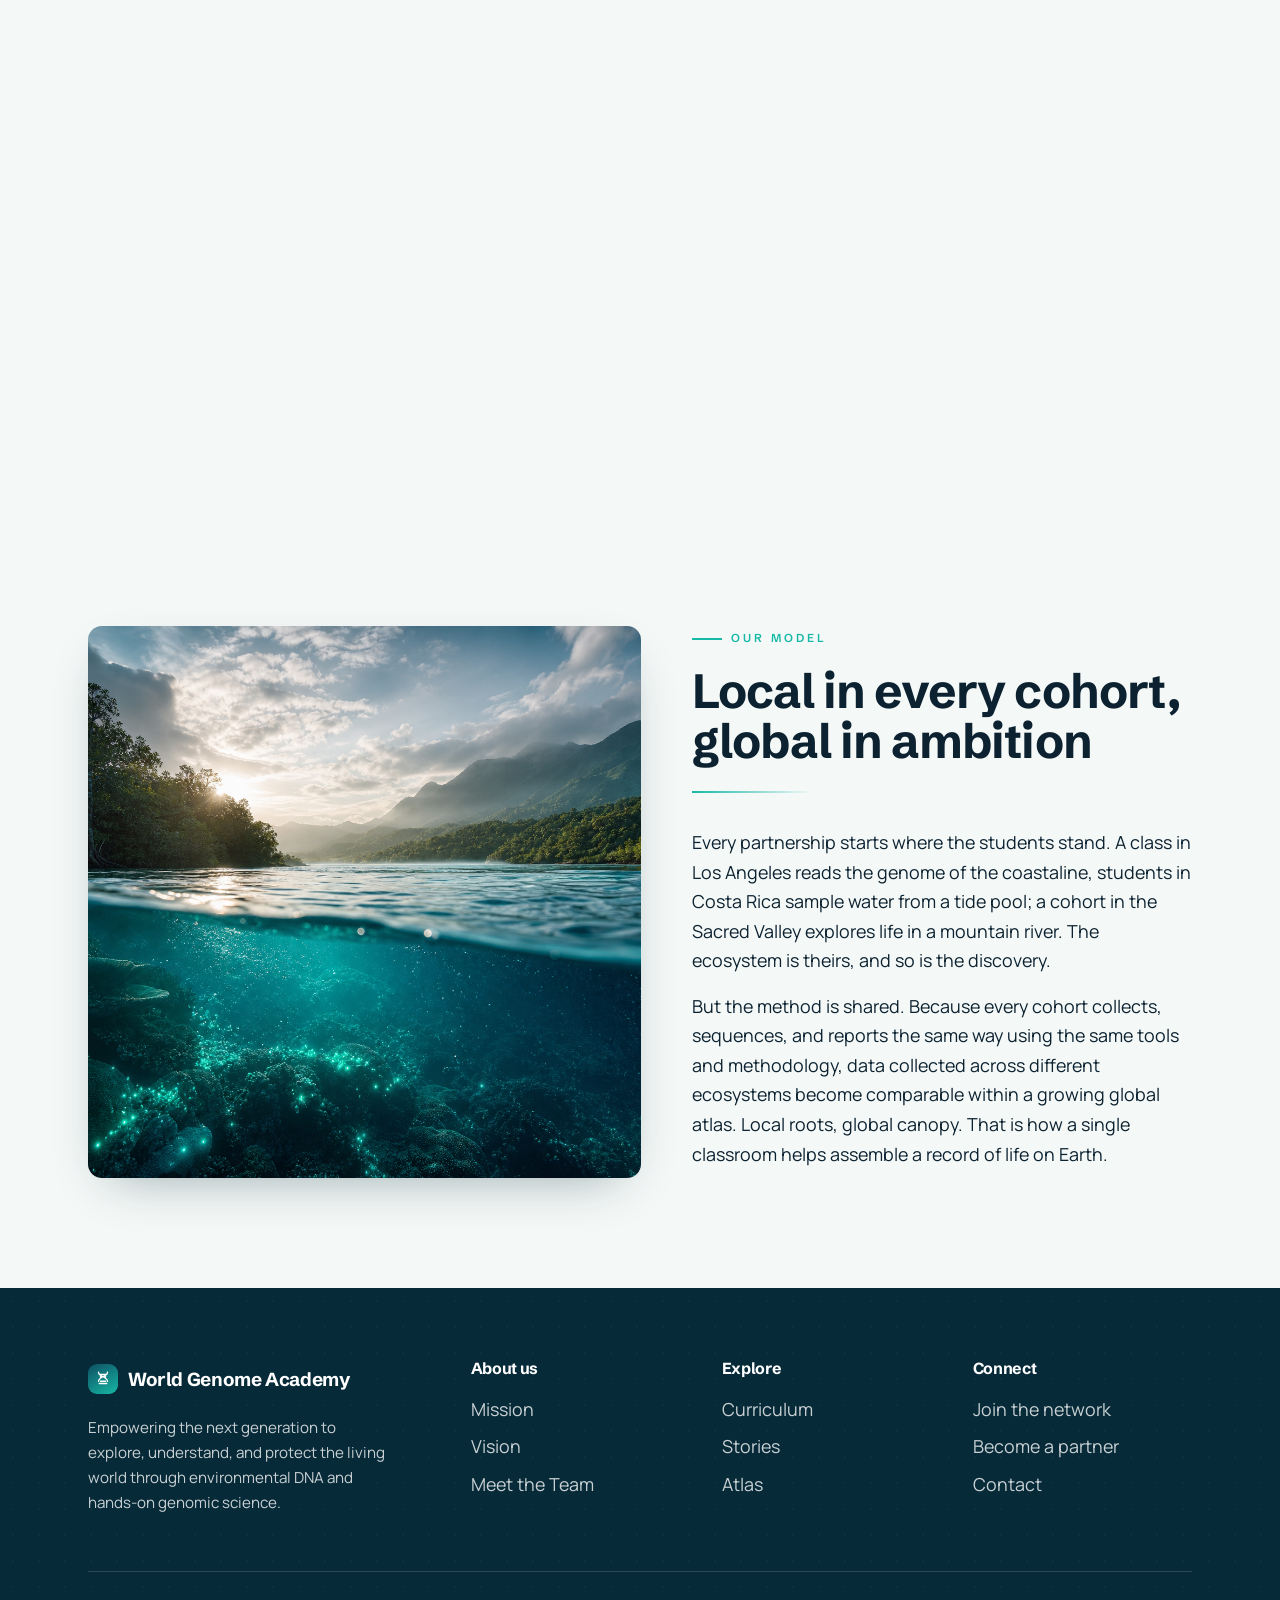
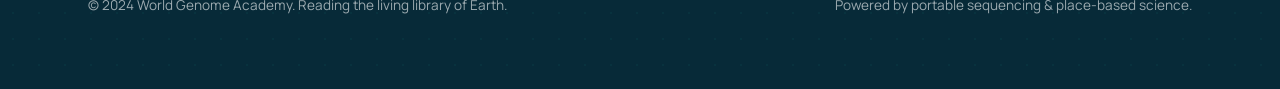
<file: network.html>
<!DOCTYPE html>
<html lang="en">
<head>
<meta charset="UTF-8">
<meta name="viewport" content="width=device-width, initial-scale=1.0">
<title>Network - World Genome Academy</title>
<meta name="description" content="World Genome Academy is built through collaboration with schools, universities, researchers, technology companies, conservation organizations, and local communities. Local in every cohort, global in ambition.">
<link rel="icon" href="data:image/svg+xml,<svg xmlns='http://www.w3.org/2000/svg' viewBox='0 0 100 100'><text y='.9em' font-size='90'>🧬</text></svg>">
<link rel="preconnect" href="https://fonts.googleapis.com">
<link rel="preconnect" href="https://fonts.gstatic.com" crossorigin>
<link href="https://fonts.googleapis.com/css2?family=Manrope:wght@400;500;600;700&family=Schibsted+Grotesk:wght@500;600;700&display=swap" rel="stylesheet">
<link rel="stylesheet" href="styles.css">
<style>
  /* Network page specifics */
  .pillars{
    display:grid;grid-template-columns:repeat(4,1fr);
    gap:1rem;margin-top:1.6rem;
  }
  .pillar{
    background:rgba(255,255,255,.06);
    border:1px solid rgba(255,255,255,.14);
    border-radius:var(--radius);
    padding:1.1rem 1.2rem;
  }
  .pillar .num{font-family:var(--font-display);font-weight:700;color:var(--accent);font-size:1.6rem;line-height:1}
  .pillar p{margin:.5rem 0 0;font-size:.92rem;color:rgba(255,255,255,.82)}
  @media (max-width:820px){.pillars{grid-template-columns:repeat(2,1fr)}}
  @media (max-width:480px){.pillars{grid-template-columns:1fr}}

  .place-strip{
    display:flex;flex-wrap:wrap;gap:.7rem;margin-top:1.8rem;
    position:relative;z-index:1;
  }
  .place-chip{
    display:inline-flex;align-items:center;gap:.55rem;
    font-family:var(--font-display);font-weight:500;font-size:.95rem;
    padding:.6rem 1.05rem;border-radius:999px;
    background:rgba(255,255,255,.08);
    border:1px solid rgba(255,255,255,.18);
    color:#fff;
  }
  .place-chip .dot{width:9px;height:9px;border-radius:50%;background:var(--accent);flex:none}

  .cta-band{
    background:linear-gradient(160deg,var(--primary),var(--deep));
    color:#fff;border-radius:calc(var(--radius) + 6px);
    padding:clamp(2.2rem,5vw,3.6rem);
    position:relative;overflow:hidden;
    display:grid;grid-template-columns:1.2fr .8fr;gap:2rem;align-items:center;
  }
  .cta-band::before{
    content:"";position:absolute;inset:0;
    background-image:radial-gradient(rgba(22,184,166,.20) 1.4px,transparent 1.6px);
    background-size:24px 24px;opacity:.4;pointer-events:none;
  }
  .cta-band .lead{color:rgba(255,255,255,.85)}
  .cta-side{position:relative;z-index:1}
  .cta-side ul{list-style:none;margin:0;padding:0}
  .cta-side li{
    display:flex;gap:.7rem;align-items:flex-start;
    padding:.55rem 0;border-bottom:1px solid rgba(255,255,255,.14);
    font-size:.95rem;color:rgba(255,255,255,.85);
  }
  .cta-side li:last-child{border-bottom:0}
  .cta-side svg{width:1.2em;height:1.2em;color:var(--accent);flex:none;margin-top:.15em}
  @media (max-width:820px){.cta-band{grid-template-columns:1fr}}
</style>
</head>
<body>

<!--ff:nav--><header class="site-header">
  <div class="wrap nav">
    <a class="brand" href="index.html" aria-label="World Genome Academy home">
      <span class="dna" aria-hidden="true">
        <svg viewBox="0 0 24 24" fill="none" stroke="currentColor" stroke-width="1.8" stroke-linecap="round">
          <path d="M6 3c0 6 12 6 12 12M18 3c0 6-12 6-12 12M7 6h10M7 18h10M8.5 9h7M8.5 15h7"/>
        </svg>
      </span>
      <span>World Genome Academy<small>Reading the living library of Earth</small></span>
    </a>
    <nav aria-label="Primary">
      <button class="nav-toggle" aria-expanded="false" aria-controls="nav-links" aria-label="Toggle menu">
        <svg class="bars" viewBox="0 0 24 24" fill="none" stroke="currentColor" stroke-width="2" stroke-linecap="round"><path d="M4 7h16M4 12h16M4 17h16"/></svg>
        <svg class="x" viewBox="0 0 24 24" fill="none" stroke="currentColor" stroke-width="2" stroke-linecap="round"><path d="M6 6l12 12M18 6L6 18"/></svg>
      </button>
      <ul class="nav-links" id="nav-links">
        <li><a href="index.html">Home</a></li>
        <li><a href="about-us.html">About Us</a></li>
        <li><a href="curriculum.html">Curriculum</a></li>
        <li><a href="atlas.html">Atlas</a></li>
        <li><a href="network.html" aria-current="page">Network</a></li>
        <li><a href="stories.html">Stories</a><a href="contact.html">Contact</a></li>
      </ul>
    </nav>
  </div>
</header><!--/ff:nav-->

<main>

  <!-- HERO -->
  <section class="hero">
    <div class="hero-media">
      <img src="images/img0e9c76201b.webp" width="1536" height="1024" alt="Intertwined roots and mycelium with teal glow" loading="eager">
    </div>
    <div class="hero-inner wrap">
      <p class="eyebrow">Partnerships</p>
      <h1>Built through collaboration</h1>
      <p>Genomic science reaches the classroom and the field only when many hands work together. We partner with schools, universities, researchers, technology companies, conservation groups, and the communities who know their ecosystems best.</p>
      <div class="hero-cta">
        <a class="btn btn-primary" href="#inquiry">Become a partner
          <svg viewBox="0 0 24 24" fill="none" stroke="currentColor" stroke-width="2" stroke-linecap="round"><path d="M5 12h14M13 6l6 6-6 6"/></svg>
        </a>
        <a class="btn btn-ghost" href="atlas.html">See the network</a>
      </div>
    </div>
  </section>

  <!-- INTRO SPLIT -->
  <section class="section">
    <div class="wrap split">
      <div class="reveal">
        <p class="eyebrow">A shared endeavour</p>
        <h2>Many roots, one living network</h2>
        <hr class="ruleline">
        <p>No single institution can read the World Genome alone. The genetic record of life is too vast, too distributed, and too urgent. So we built World Genome Academy as a collaboration from the ground up, weaving together educators, scientists, and engineers around a common scientific framework.</p>
        <p>Each partner brings something the others cannot: a classroom of curious students, a research lab, field-ready sequencing hardware, decades of conservation knowledge, or a deep relationship with a particular place. Together they turn a sample of water or soil into a discovery worth keeping, and become stewards of their environment.</p>
      </div>
      <div class="split-media reveal d2">
        <img src="images/img12.png" width="1024" height="1024" alt="Researcher's hands at a microscope" loading="lazy">
      </div>
    </div>
  </section>

  <!-- PARTNER TYPES -->
  <section class="section" style="padding-top:0">
    <div class="wrap">
      <div class="sec-head reveal">
        <p class="eyebrow">Who we work with</p>
        <h2>Six kinds of partner, one mission</h2>
        <p class="lead">From the institutions that train scientists to the communities that steward the land, every collaborator has a role in building a living record of Earth's biodiversity.</p>
      </div>

      <div class="grid grid-3">

        <article class="card reveal">
          <div class="card-media">
            <img src="images/img9293b7cb4a.webp" width="1024" height="1024" alt="Bright welcoming classroom with greenery" loading="lazy">
          </div>
          <div class="card-body">
            <h3>Schools</h3>
            <p>Primary and secondary classrooms host cohorts of student scientists, embedding eDNA fieldwork and sequencing into their local curriculum and seasons.</p>
          </div>
        </article>

        <article class="card reveal d1">
          <div class="card-media">
            <img src="images/img38e9419296.webp" width="1024" height="1024" alt="University research courtyard with trees" loading="lazy">
          </div>
          <div class="card-body">
            <h3>Universities</h3>
            <p>Academic departments lend rigour and mentorship, connecting school cohorts to graduate researchers, lab capacity, and peer-reviewed methods.</p>
          </div>
        </article>

        <article class="card reveal d2">
          <div class="card-media">
            <img src="images/imgd6c54d22c1.webp" width="1024" height="1024" alt="Researcher's hands at a microscope" loading="lazy">
          </div>
          <div class="card-body">
            <h3>Researchers</h3>
            <p>Working ecologists and genomicists guide study design, validate findings, and help students contribute data that stands up to scientific scrutiny.</p>
          </div>
        </article>

        <article class="card reveal">
          <div class="card-media">
            <img src="images/imgf212c74a3e.webp" width="1024" height="1024" alt="Compact genomic sequencing hardware on a bench" loading="lazy">
          </div>
          <div class="card-body">
            <h3>Technology companies</h3>
            <p>Hardware and software partners make portable Oxford Nanopore sequencing affordable and classroom-ready, with tools that turn raw reads into readable biodiversity.</p>
          </div>
        </article>

        <article class="card reveal d1">
          <div class="card-media">
            <img src="images/img5775706f98.webp" width="1024" height="1024" alt="Conservation ranger on a forest trail" loading="lazy">
          </div>
          <div class="card-body">
            <h3>Conservation groups</h3>
            <p>Land managers and conservation organizations channel student findings into protection priorities, monitoring, and on-the-ground stewardship.</p>
          </div>
        </article>

        <article class="card reveal d2">
          <div class="card-media">
            <img src="images/img136e28ac3c.webp" width="1024" height="1024" alt="Local community group collecting samples by a river" loading="lazy">
          </div>
          <div class="card-body">
            <h3>Local communities</h3>
            <p>The people who live with an ecosystem anchor every cohort, sharing place-based knowledge and ensuring projects serve the places they study.</p>
          </div>
        </article>

      </div>
    </div>
  </section>

  <!-- INQUIRY CTA -->
  <section class="section" id="inquiry" style="padding-top:0">
    <div class="wrap">
      <div class="cta-band reveal">
        <div style="position:relative;z-index:1">
          <p class="eyebrow">Start a partnership</p>
          <h2>Bring the World Genome to your network</h2>
          <p class="lead">Whether you lead a school, a lab, a company, or a community group, there is a place for you in the network. Tell us about your ecosystem and your goals, and we will design a cohort together.</p>
          <div class="hero-cta" style="margin-top:1.4rem">
            <a class="btn btn-primary" href="mailto:partners@worldgenome.academy">Email the partnerships team
              <svg viewBox="0 0 24 24" fill="none" stroke="currentColor" stroke-width="2" stroke-linecap="round"><path d="M4 6h16v12H4z"/><path d="M4 7l8 6 8-6"/></svg>
            </a>
            <a class="btn btn-ghost" href="curriculum.html">Explore the curriculum</a>
          </div>
        </div>
        <div class="cta-side">
          <ul>
            <li><svg viewBox="0 0 24 24" fill="none" stroke="currentColor" stroke-width="2" stroke-linecap="round"><path d="M20 6L9 17l-5-5"/></svg>Co-designed cohorts tuned to your local ecosystem</li>
            <li><svg viewBox="0 0 24 24" fill="none" stroke="currentColor" stroke-width="2" stroke-linecap="round"><path d="M20 6L9 17l-5-5"/></svg>Portable sequencing, training, and a shared framework</li>
            <li><svg viewBox="0 0 24 24" fill="none" stroke="currentColor" stroke-width="2" stroke-linecap="round"><path d="M20 6L9 17l-5-5"/></svg>Findings that feed the World Genome Atlas</li>
            <li><svg viewBox="0 0 24 24" fill="none" stroke="currentColor" stroke-width="2" stroke-linecap="round"><path d="M20 6L9 17l-5-5"/></svg>A community of educators and scientists worldwide</li>
          </ul>
        </div>
      </div>
    </div>
  </section>
  
  <!-- LOCAL / GLOBAL SPLIT -->
  <section class="section">
    <div class="wrap split flip">
      <div class="split-media reveal">
        <img src="images/imge1c262131c.webp" width="1536" height="1024" alt="Expansive horizon where ocean, river, and forest meet" loading="lazy">
      </div>
      <div class="reveal d2">
        <p class="eyebrow">Our model</p>
        <h2>Local in every cohort, global in ambition</h2>
        <hr class="ruleline">
        <p>Every partnership starts where the students stand. A class in Los Angeles reads the genome of the coastaline, students in Costa Rica sample water from a tide pool; a cohort in the Sacred Valley explores life in a mountain river. The ecosystem is theirs, and so is the discovery.</p>
        <p>But the method is shared. Because every cohort collects, sequences, and reports the same way using the same tools and methodology, data collected across different ecosystems become comparable within a growing global atlas. Local roots, global canopy. That is how a single classroom helps assemble a record of life on Earth.</p>
      </div>
    </div>
  </section>



</main>

<!--ff:footer--><footer class="site-footer">
  <div class="wrap">
    <div class="footer-grid">
      <div class="footer-brand">
        <a class="brand" href="index.html">
          <span class="dna" aria-hidden="true">
            <svg viewBox="0 0 24 24" fill="none" stroke="currentColor" stroke-width="1.8" stroke-linecap="round"><path d="M6 3c0 6 12 6 12 12M18 3c0 6-12 6-12 12M7 6h10M7 18h10M8.5 9h7M8.5 15h7"/></svg>
          </span>
          <span>World Genome Academy</span>
        </a>
        <p>Empowering the next generation to explore, understand, and protect the living world through environmental DNA and hands-on genomic science.</p>
      </div>
      <div>
        <h4>About us</h4>
        <a href="about-us.html">Mission</a>
        <a href="about-us.html">Vision</a>
        <a href="about-us.html">Meet the Team</a>
      </div>
      <div>
        <h4>Explore</h4>
        <a href="curriculum.html">Curriculum</a>
        <a href="stories.html">Stories</a>
        <a href="atlas.html">Atlas</a>
      </div>
      <div>
        <h4>Connect</h4>
        <a href="network.html">Join the network</a>
        <a href="contact.html">Become a partner</a>
        <a href="contact.html">Contact</a>
      </div>
    </div>
    <div class="footer-bottom">
      <span>© 2024 World Genome Academy. Reading the living library of Earth.</span>
      <span>Powered by portable sequencing &amp; place-based science.</span>
    </div>
  </div>
</footer><!--/ff:footer-->

<script src="script.js"></script>
</body>
</html>
</file>
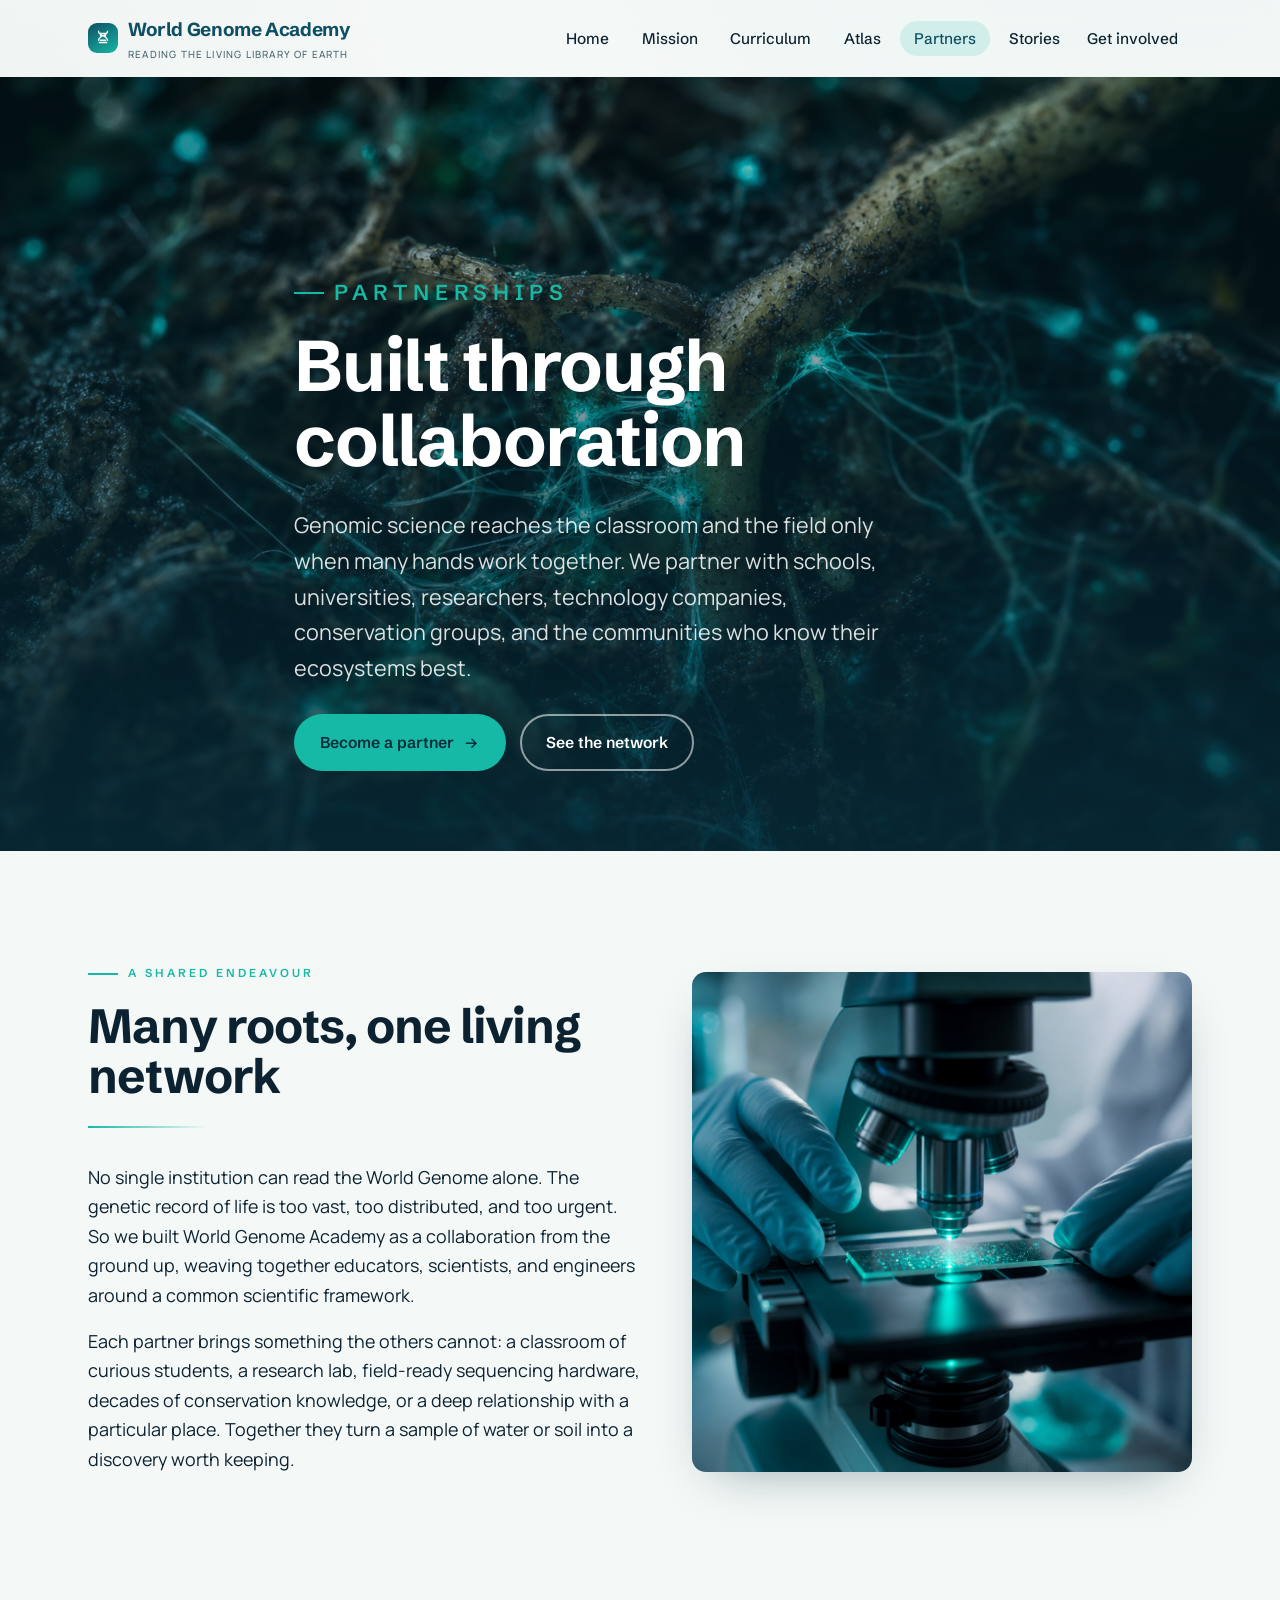
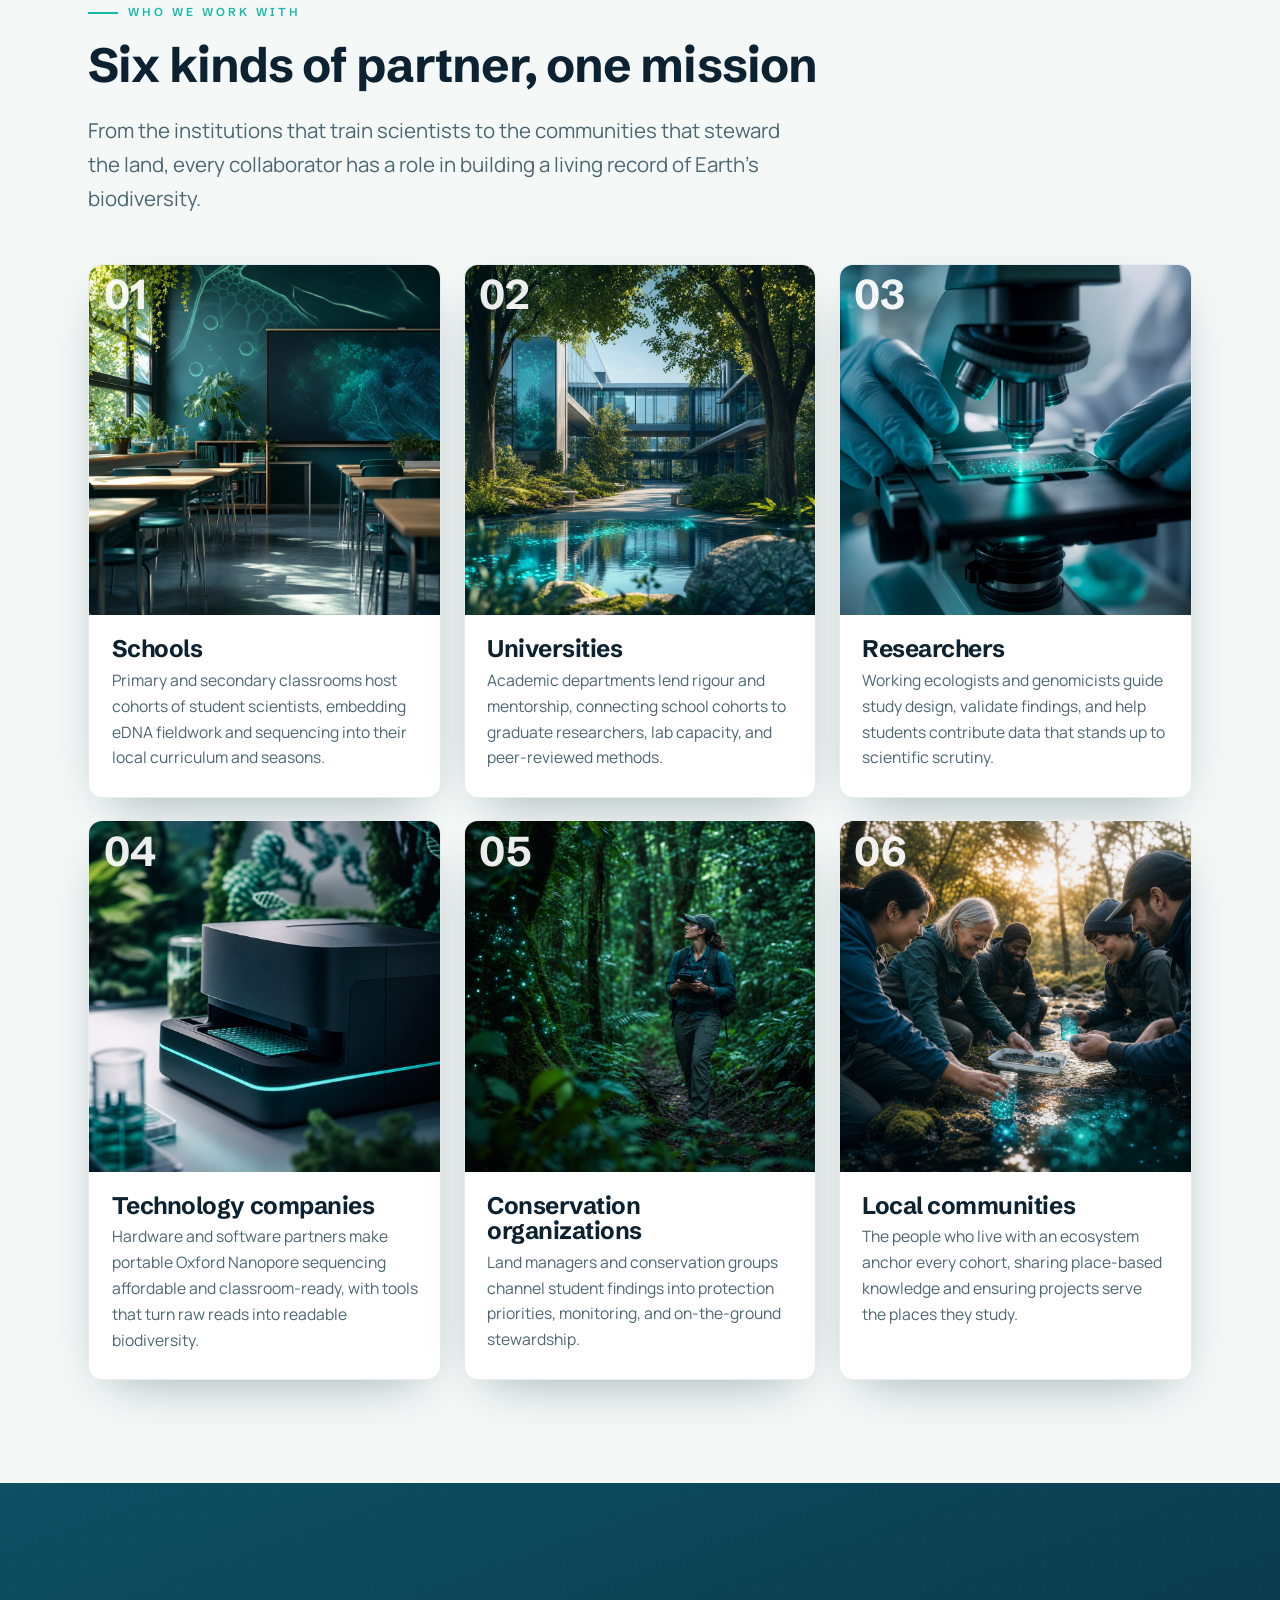
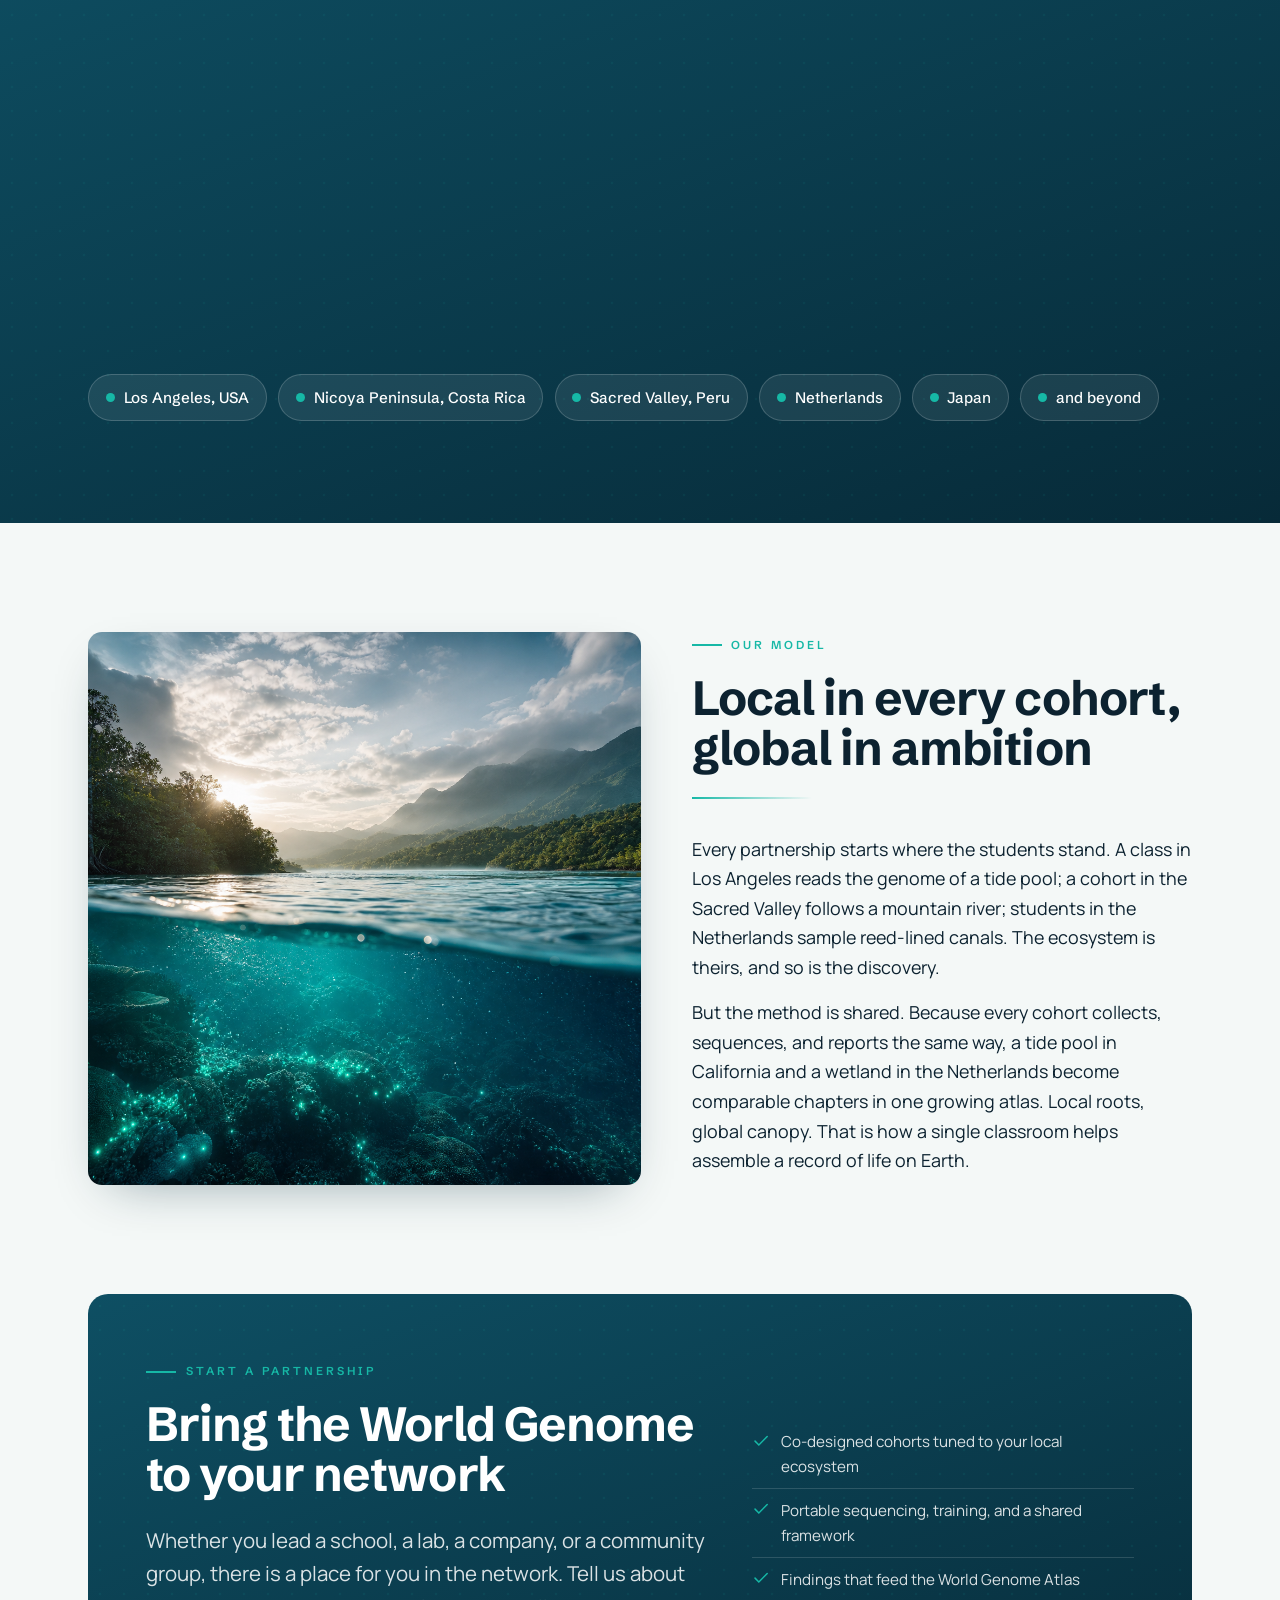
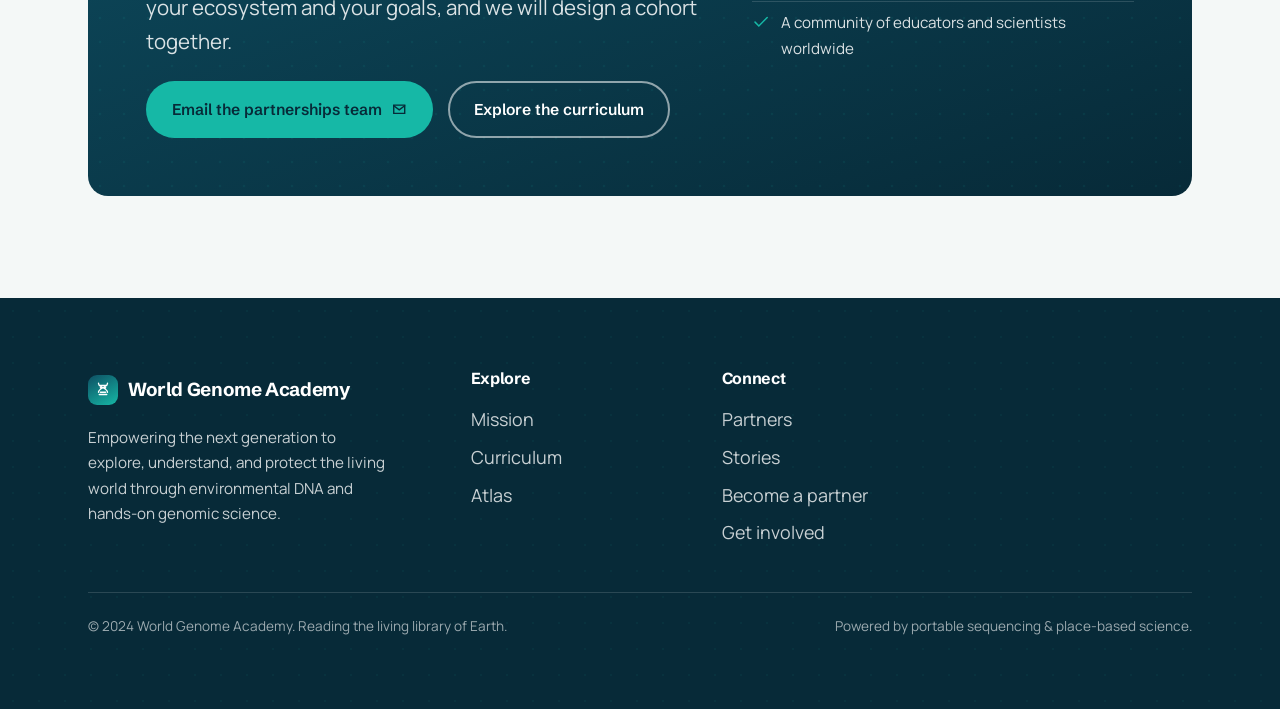
<file: partners.html>
<!DOCTYPE html>
<html lang="en">
<head>
<meta charset="UTF-8">
<meta name="viewport" content="width=device-width, initial-scale=1.0">
<title>Partners - World Genome Academy</title>
<meta name="description" content="World Genome Academy is built through collaboration with schools, universities, researchers, technology companies, conservation organizations, and local communities. Local in every cohort, global in ambition.">
<link rel="icon" href="data:image/svg+xml,<svg xmlns='http://www.w3.org/2000/svg' viewBox='0 0 100 100'><text y='.9em' font-size='90'>🧬</text></svg>">
<link rel="preconnect" href="https://fonts.googleapis.com">
<link rel="preconnect" href="https://fonts.gstatic.com" crossorigin>
<link href="https://fonts.googleapis.com/css2?family=Manrope:wght@400;500;600;700&family=Schibsted+Grotesk:wght@500;600;700&display=swap" rel="stylesheet">
<link rel="stylesheet" href="styles.css">
<style>
  /* Partners page specifics */
  .pillars{
    display:grid;grid-template-columns:repeat(4,1fr);
    gap:1rem;margin-top:1.6rem;
  }
  .pillar{
    background:rgba(255,255,255,.06);
    border:1px solid rgba(255,255,255,.14);
    border-radius:var(--radius);
    padding:1.1rem 1.2rem;
  }
  .pillar .num{font-family:var(--font-display);font-weight:700;color:var(--accent);font-size:1.6rem;line-height:1}
  .pillar p{margin:.5rem 0 0;font-size:.92rem;color:rgba(255,255,255,.82)}
  @media (max-width:820px){.pillars{grid-template-columns:repeat(2,1fr)}}
  @media (max-width:480px){.pillars{grid-template-columns:1fr}}

  .place-strip{
    display:flex;flex-wrap:wrap;gap:.7rem;margin-top:1.8rem;
    position:relative;z-index:1;
  }
  .place-chip{
    display:inline-flex;align-items:center;gap:.55rem;
    font-family:var(--font-display);font-weight:500;font-size:.95rem;
    padding:.6rem 1.05rem;border-radius:999px;
    background:rgba(255,255,255,.08);
    border:1px solid rgba(255,255,255,.18);
    color:#fff;
  }
  .place-chip .dot{width:9px;height:9px;border-radius:50%;background:var(--accent);flex:none}

  .cta-band{
    background:linear-gradient(160deg,var(--primary),var(--deep));
    color:#fff;border-radius:calc(var(--radius) + 6px);
    padding:clamp(2.2rem,5vw,3.6rem);
    position:relative;overflow:hidden;
    display:grid;grid-template-columns:1.2fr .8fr;gap:2rem;align-items:center;
  }
  .cta-band::before{
    content:"";position:absolute;inset:0;
    background-image:radial-gradient(rgba(22,184,166,.20) 1.4px,transparent 1.6px);
    background-size:24px 24px;opacity:.4;pointer-events:none;
  }
  .cta-band .lead{color:rgba(255,255,255,.85)}
  .cta-side{position:relative;z-index:1}
  .cta-side ul{list-style:none;margin:0;padding:0}
  .cta-side li{
    display:flex;gap:.7rem;align-items:flex-start;
    padding:.55rem 0;border-bottom:1px solid rgba(255,255,255,.14);
    font-size:.95rem;color:rgba(255,255,255,.85);
  }
  .cta-side li:last-child{border-bottom:0}
  .cta-side svg{width:1.2em;height:1.2em;color:var(--accent);flex:none;margin-top:.15em}
  @media (max-width:820px){.cta-band{grid-template-columns:1fr}}
</style>
</head>
<body>

<!--ff:nav--><header class="site-header">
  <div class="wrap nav">
    <a class="brand" href="index.html" aria-label="World Genome Academy home">
      <span class="dna" aria-hidden="true">
        <svg viewBox="0 0 24 24" fill="none" stroke="currentColor" stroke-width="1.8" stroke-linecap="round">
          <path d="M6 3c0 6 12 6 12 12M18 3c0 6-12 6-12 12M7 6h10M7 18h10M8.5 9h7M8.5 15h7"/>
        </svg>
      </span>
      <span>World Genome Academy<small>Reading the living library of Earth</small></span>
    </a>
    <nav aria-label="Primary">
      <button class="nav-toggle" aria-expanded="false" aria-controls="nav-links" aria-label="Toggle menu">
        <svg class="bars" viewBox="0 0 24 24" fill="none" stroke="currentColor" stroke-width="2" stroke-linecap="round"><path d="M4 7h16M4 12h16M4 17h16"/></svg>
        <svg class="x" viewBox="0 0 24 24" fill="none" stroke="currentColor" stroke-width="2" stroke-linecap="round"><path d="M6 6l12 12M18 6L6 18"/></svg>
      </button>
      <ul class="nav-links" id="nav-links">
        <li><a href="index.html">Home</a></li>
        <li><a href="mission.html">Mission</a></li>
        <li><a href="curriculum.html">Curriculum</a></li>
        <li><a href="atlas.html">Atlas</a></li>
        <li><a href="partners.html" aria-current="page">Partners</a></li>
        <li><a href="stories.html">Stories</a><a href="get-involved.html">Get involved</a></li>
      </ul>
    </nav>
  </div>
</header><!--/ff:nav-->

<main>

  <!-- HERO -->
  <section class="hero">
    <div class="hero-media">
      <img src="images/img0e9c76201b.webp" width="1536" height="1024" alt="Intertwined roots and mycelium with teal glow" loading="eager">
    </div>
    <div class="hero-inner wrap">
      <p class="eyebrow">Partnerships</p>
      <h1>Built through collaboration</h1>
      <p>Genomic science reaches the classroom and the field only when many hands work together. We partner with schools, universities, researchers, technology companies, conservation groups, and the communities who know their ecosystems best.</p>
      <div class="hero-cta">
        <a class="btn btn-primary" href="#inquiry">Become a partner
          <svg viewBox="0 0 24 24" fill="none" stroke="currentColor" stroke-width="2" stroke-linecap="round"><path d="M5 12h14M13 6l6 6-6 6"/></svg>
        </a>
        <a class="btn btn-ghost" href="atlas.html">See the network</a>
      </div>
    </div>
  </section>

  <!-- INTRO SPLIT -->
  <section class="section">
    <div class="wrap split">
      <div class="reveal">
        <p class="eyebrow">A shared endeavour</p>
        <h2>Many roots, one living network</h2>
        <hr class="ruleline">
        <p>No single institution can read the World Genome alone. The genetic record of life is too vast, too distributed, and too urgent. So we built World Genome Academy as a collaboration from the ground up, weaving together educators, scientists, and engineers around a common scientific framework.</p>
        <p>Each partner brings something the others cannot: a classroom of curious students, a research lab, field-ready sequencing hardware, decades of conservation knowledge, or a deep relationship with a particular place. Together they turn a sample of water or soil into a discovery worth keeping.</p>
      </div>
      <div class="split-media reveal d2">
        <img src="images/imgd6c54d22c1.webp" width="1024" height="1024" alt="Researcher's hands at a microscope" loading="lazy">
      </div>
    </div>
  </section>

  <!-- PARTNER TYPES -->
  <section class="section" style="padding-top:0">
    <div class="wrap">
      <div class="sec-head reveal">
        <p class="eyebrow">Who we work with</p>
        <h2>Six kinds of partner, one mission</h2>
        <p class="lead">From the institutions that train scientists to the communities that steward the land, every collaborator has a role in building a living record of Earth's biodiversity.</p>
      </div>

      <div class="grid grid-3">

        <article class="card reveal">
          <div class="card-media">
            <span class="card-num">01</span>
            <img src="images/img9293b7cb4a.webp" width="1024" height="1024" alt="Bright welcoming classroom with greenery" loading="lazy">
          </div>
          <div class="card-body">
            <h3>Schools</h3>
            <p>Primary and secondary classrooms host cohorts of student scientists, embedding eDNA fieldwork and sequencing into their local curriculum and seasons.</p>
          </div>
        </article>

        <article class="card reveal d1">
          <div class="card-media">
            <span class="card-num">02</span>
            <img src="images/img38e9419296.webp" width="1024" height="1024" alt="University research courtyard with trees" loading="lazy">
          </div>
          <div class="card-body">
            <h3>Universities</h3>
            <p>Academic departments lend rigour and mentorship, connecting school cohorts to graduate researchers, lab capacity, and peer-reviewed methods.</p>
          </div>
        </article>

        <article class="card reveal d2">
          <div class="card-media">
            <span class="card-num">03</span>
            <img src="images/imgd6c54d22c1.webp" width="1024" height="1024" alt="Researcher's hands at a microscope" loading="lazy">
          </div>
          <div class="card-body">
            <h3>Researchers</h3>
            <p>Working ecologists and genomicists guide study design, validate findings, and help students contribute data that stands up to scientific scrutiny.</p>
          </div>
        </article>

        <article class="card reveal">
          <div class="card-media">
            <span class="card-num">04</span>
            <img src="images/imgf212c74a3e.webp" width="1024" height="1024" alt="Compact genomic sequencing hardware on a bench" loading="lazy">
          </div>
          <div class="card-body">
            <h3>Technology companies</h3>
            <p>Hardware and software partners make portable Oxford Nanopore sequencing affordable and classroom-ready, with tools that turn raw reads into readable biodiversity.</p>
          </div>
        </article>

        <article class="card reveal d1">
          <div class="card-media">
            <span class="card-num">05</span>
            <img src="images/img5775706f98.webp" width="1024" height="1024" alt="Conservation ranger on a forest trail" loading="lazy">
          </div>
          <div class="card-body">
            <h3>Conservation organizations</h3>
            <p>Land managers and conservation groups channel student findings into protection priorities, monitoring, and on-the-ground stewardship.</p>
          </div>
        </article>

        <article class="card reveal d2">
          <div class="card-media">
            <span class="card-num">06</span>
            <img src="images/img136e28ac3c.webp" width="1024" height="1024" alt="Local community group collecting samples by a river" loading="lazy">
          </div>
          <div class="card-body">
            <h3>Local communities</h3>
            <p>The people who live with an ecosystem anchor every cohort, sharing place-based knowledge and ensuring projects serve the places they study.</p>
          </div>
        </article>

      </div>
    </div>
  </section>

  <!-- PILOT FOOTPRINT BAND -->
  <section class="section band-deep">
    <div class="wrap">
      <div class="sec-head reveal">
        <p class="eyebrow">Where it is happening</p>
        <h2>A growing pilot footprint</h2>
        <p class="lead">We are beginning with cohorts across five regions and expanding outward, each pilot pairing a local ecosystem with a local network of partners.</p>
      </div>

      <div class="pillars reveal d1">
        <div class="pillar">
          <span class="num">5</span>
          <p>Pilot regions live across three continents</p>
        </div>
        <div class="pillar">
          <span class="num">3</span>
          <p>Major ecosystem types: ocean, freshwater, and terrestrial</p>
        </div>
        <div class="pillar">
          <span class="num">6</span>
          <p>Partner categories collaborating on every cohort</p>
        </div>
        <div class="pillar">
          <span class="num">∞</span>
          <p>Genetic records waiting to be read and preserved</p>
        </div>
      </div>

      <div class="place-strip reveal d2">
        <span class="place-chip"><span class="dot"></span>Los Angeles, USA</span>
        <span class="place-chip"><span class="dot"></span>Nicoya Peninsula, Costa Rica</span>
        <span class="place-chip"><span class="dot"></span>Sacred Valley, Peru</span>
        <span class="place-chip"><span class="dot"></span>Netherlands</span>
        <span class="place-chip"><span class="dot"></span>Japan</span>
        <span class="place-chip"><span class="dot"></span>and beyond</span>
      </div>
    </div>
  </section>

  <!-- LOCAL / GLOBAL SPLIT -->
  <section class="section">
    <div class="wrap split flip">
      <div class="split-media reveal">
        <img src="images/imge1c262131c.webp" width="1536" height="1024" alt="Expansive horizon where ocean, river, and forest meet" loading="lazy">
      </div>
      <div class="reveal d2">
        <p class="eyebrow">Our model</p>
        <h2>Local in every cohort, global in ambition</h2>
        <hr class="ruleline">
        <p>Every partnership starts where the students stand. A class in Los Angeles reads the genome of a tide pool; a cohort in the Sacred Valley follows a mountain river; students in the Netherlands sample reed-lined canals. The ecosystem is theirs, and so is the discovery.</p>
        <p>But the method is shared. Because every cohort collects, sequences, and reports the same way, a tide pool in California and a wetland in the Netherlands become comparable chapters in one growing atlas. Local roots, global canopy. That is how a single classroom helps assemble a record of life on Earth.</p>
      </div>
    </div>
  </section>

  <!-- INQUIRY CTA -->
  <section class="section" id="inquiry" style="padding-top:0">
    <div class="wrap">
      <div class="cta-band reveal">
        <div style="position:relative;z-index:1">
          <p class="eyebrow">Start a partnership</p>
          <h2>Bring the World Genome to your network</h2>
          <p class="lead">Whether you lead a school, a lab, a company, or a community group, there is a place for you in the network. Tell us about your ecosystem and your goals, and we will design a cohort together.</p>
          <div class="hero-cta" style="margin-top:1.4rem">
            <a class="btn btn-primary" href="mailto:partners@worldgenome.academy">Email the partnerships team
              <svg viewBox="0 0 24 24" fill="none" stroke="currentColor" stroke-width="2" stroke-linecap="round"><path d="M4 6h16v12H4z"/><path d="M4 7l8 6 8-6"/></svg>
            </a>
            <a class="btn btn-ghost" href="curriculum.html">Explore the curriculum</a>
          </div>
        </div>
        <div class="cta-side">
          <ul>
            <li><svg viewBox="0 0 24 24" fill="none" stroke="currentColor" stroke-width="2" stroke-linecap="round"><path d="M20 6L9 17l-5-5"/></svg>Co-designed cohorts tuned to your local ecosystem</li>
            <li><svg viewBox="0 0 24 24" fill="none" stroke="currentColor" stroke-width="2" stroke-linecap="round"><path d="M20 6L9 17l-5-5"/></svg>Portable sequencing, training, and a shared framework</li>
            <li><svg viewBox="0 0 24 24" fill="none" stroke="currentColor" stroke-width="2" stroke-linecap="round"><path d="M20 6L9 17l-5-5"/></svg>Findings that feed the World Genome Atlas</li>
            <li><svg viewBox="0 0 24 24" fill="none" stroke="currentColor" stroke-width="2" stroke-linecap="round"><path d="M20 6L9 17l-5-5"/></svg>A community of educators and scientists worldwide</li>
          </ul>
        </div>
      </div>
    </div>
  </section>

</main>

<!--ff:footer--><footer class="site-footer">
  <div class="wrap">
    <div class="footer-grid">
      <div class="footer-brand">
        <a class="brand" href="index.html">
          <span class="dna" aria-hidden="true">
            <svg viewBox="0 0 24 24" fill="none" stroke="currentColor" stroke-width="1.8" stroke-linecap="round"><path d="M6 3c0 6 12 6 12 12M18 3c0 6-12 6-12 12M7 6h10M7 18h10M8.5 9h7M8.5 15h7"/></svg>
          </span>
          <span>World Genome Academy</span>
        </a>
        <p>Empowering the next generation to explore, understand, and protect the living world through environmental DNA and hands-on genomic science.</p>
      </div>
      <div>
        <h4>Explore</h4>
        <a href="mission.html">Mission</a>
        <a href="curriculum.html">Curriculum</a>
        <a href="atlas.html">Atlas</a>
      </div>
      <div>
        <h4>Connect</h4>
        <a href="partners.html">Partners</a>
        <a href="stories.html">Stories</a>
        <a href="partners.html">Become a partner</a><a href="get-involved.html">Get involved</a>
      </div>
    </div>
    <div class="footer-bottom">
      <span>© 2024 World Genome Academy. Reading the living library of Earth.</span>
      <span>Powered by portable sequencing &amp; place-based science.</span>
    </div>
  </div>
</footer><!--/ff:footer-->

<script src="script.js"></script>
</body>
</html>
</file>
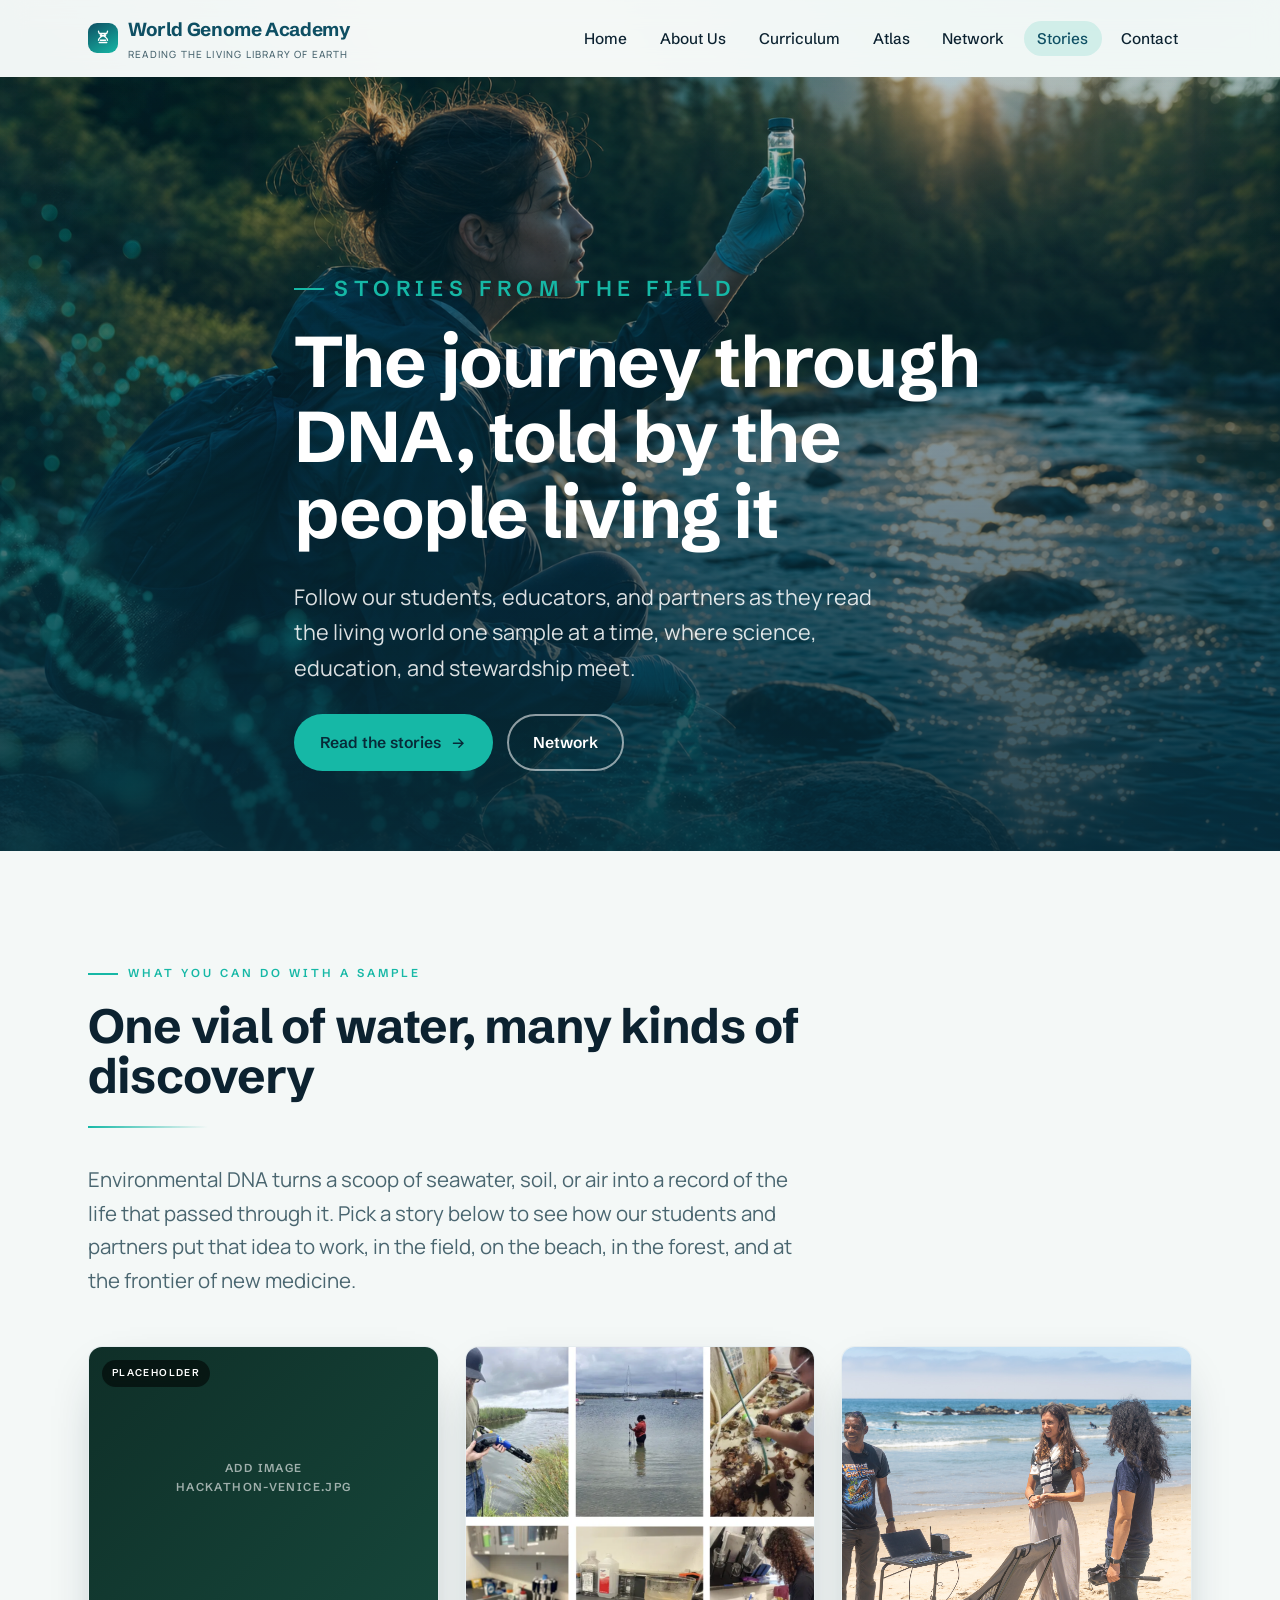
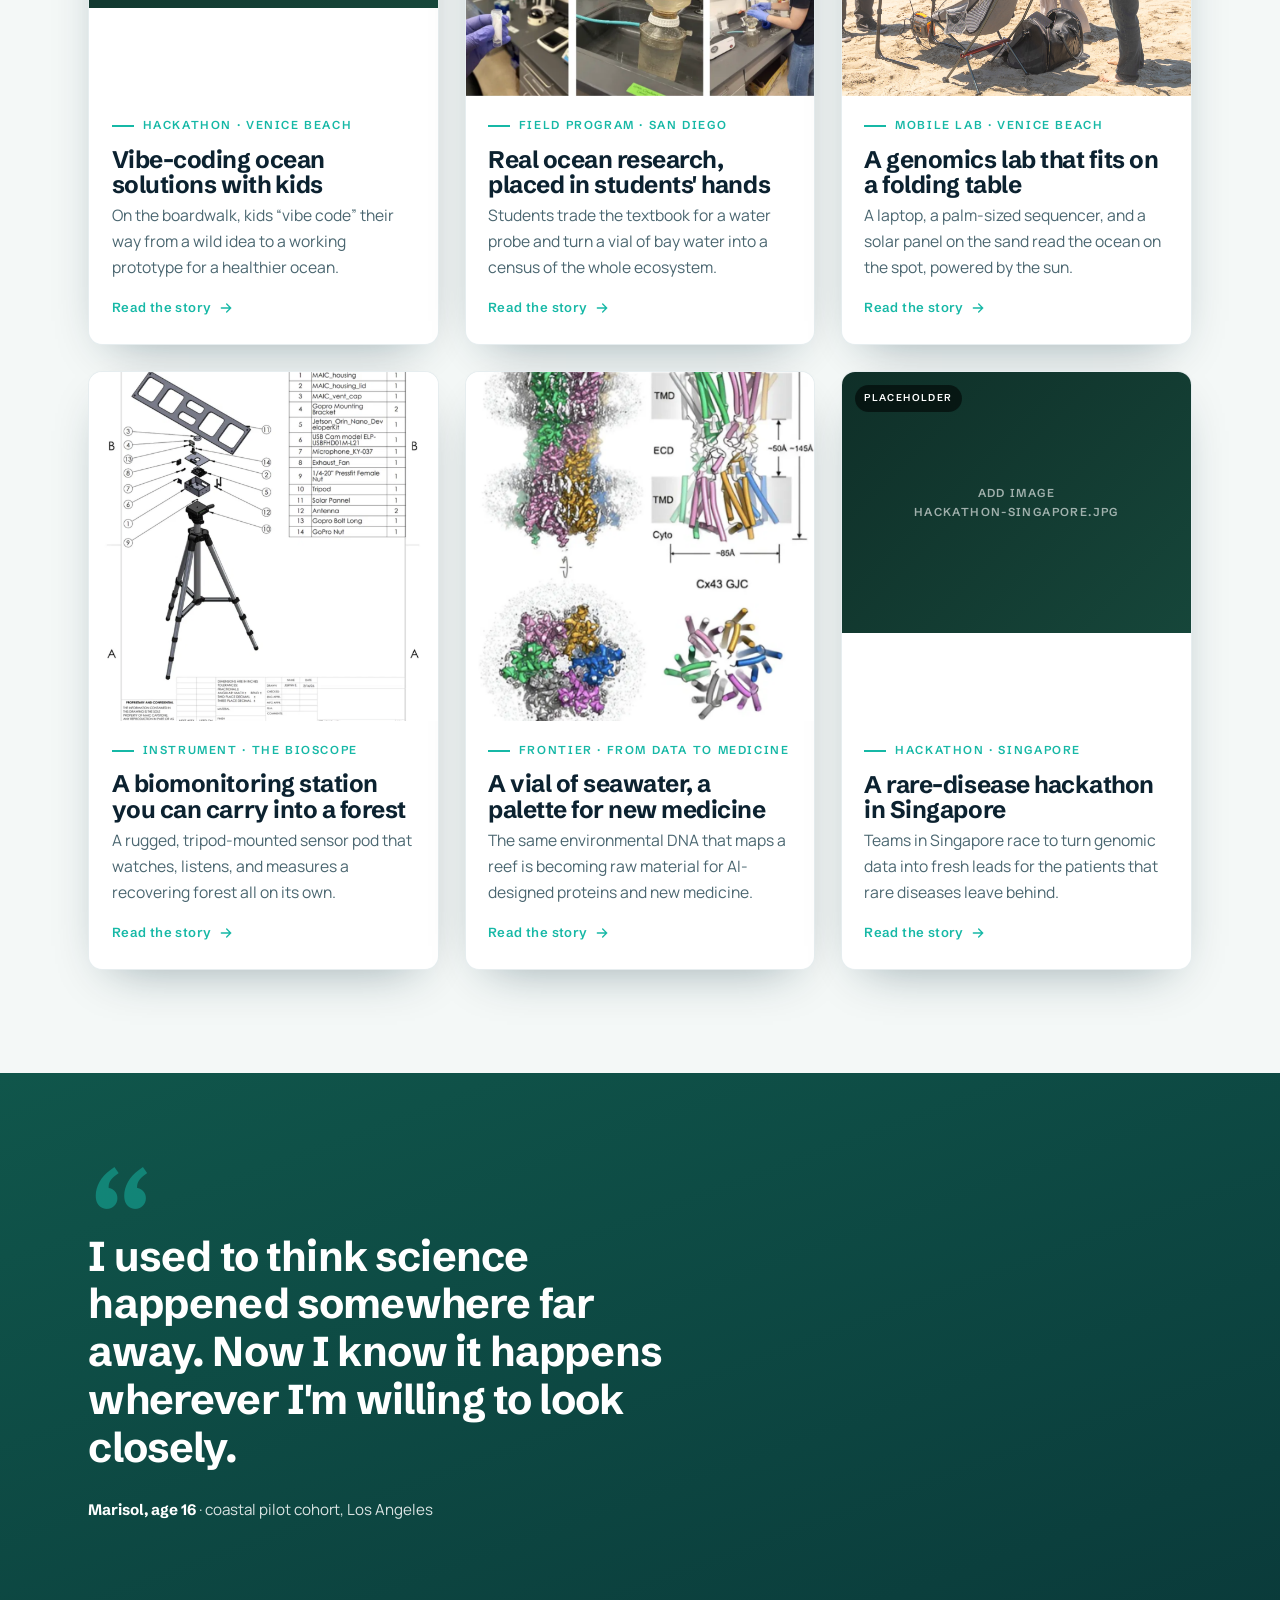
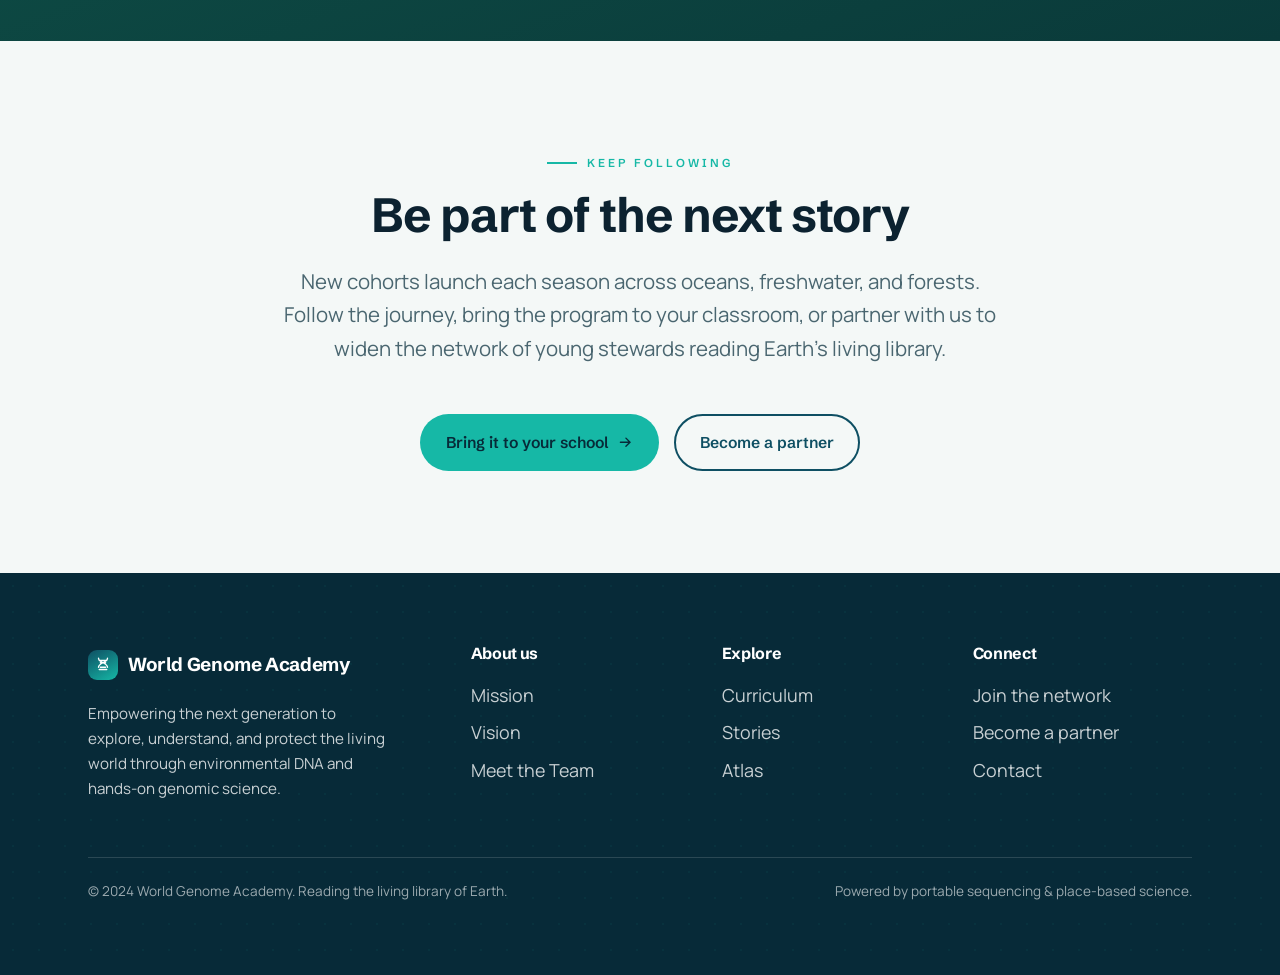
<file: stories.html>
<!DOCTYPE html>
<html lang="en">
<head>
<meta charset="utf-8">
<meta name="viewport" content="width=device-width, initial-scale=1">
<title>Stories · World Genome Academy</title>
<meta name="description" content="Explore how students, educators, and partners read the living world through DNA, from field programs and mobile labs to new instruments and the frontier of medicine.">
<link rel="icon" href="data:image/svg+xml,<svg xmlns='http://www.w3.org/2000/svg' viewBox='0 0 100 100'><text y='.9em' font-size='90'>🧬</text></svg>">
<link rel="preconnect" href="https://fonts.googleapis.com">
<link rel="preconnect" href="https://fonts.gstatic.com" crossorigin>
<link href="https://fonts.googleapis.com/css2?family=Manrope:wght@400;500;600;700&family=Schibsted+Grotesk:wght@500;600;700&display=swap" rel="stylesheet">
<link rel="stylesheet" href="styles.css">
<style>
  .featured{align-items:stretch}
  .featured .split-media{aspect-ratio:auto}
  .featured-body{display:flex;flex-direction:column;justify-content:center}
  .tag{
    display:inline-flex;align-items:center;gap:.5rem;
    font-family:var(--font-display);font-weight:600;font-size:.74rem;
    letter-spacing:.16em;text-transform:uppercase;color:var(--accent);
    margin-bottom:1rem;
  }
  .card-meta{
    display:flex;align-items:center;gap:.55rem;
    font-family:var(--font-display);font-weight:600;
    font-size:.72rem;letter-spacing:.14em;text-transform:uppercase;
    color:var(--accent);margin-bottom:.7rem;
  }
  .card-meta span{width:22px;height:2px;background:var(--accent);display:inline-block}
  .quote-band{position:relative}
  .quote-mark{
    font-family:var(--font-display);font-size:clamp(5rem,12vw,9rem);
    line-height:.6;color:var(--accent);opacity:.5;display:block;margin-bottom:-.2em;
  }
  .quote-cite{margin-top:1.6rem;color:rgba(255,255,255,.78);font-size:.95rem}
  .quote-cite strong{color:#fff;font-family:var(--font-display)}
  .closing-cta{text-align:center}
  .closing-cta .hero-cta{justify-content:center}

  /* --- story media, galleries, specs --- */
  .story-media{
    position:relative;border-radius:16px;overflow:hidden;
    background:linear-gradient(135deg,#0f2f28,#16463a);
  }
  .story-media::before{
    content:attr(data-label);position:absolute;inset:0;z-index:0;
    display:flex;align-items:center;justify-content:center;
    padding:1rem;text-align:center;
    font-family:var(--font-display);font-weight:600;font-size:.72rem;
    letter-spacing:.12em;text-transform:uppercase;color:rgba(255,255,255,.55);
  }
  .story-media img{position:relative;z-index:1;display:block;width:100%;height:100%;object-fit:cover}
  .split .split-media.story-media{aspect-ratio:4/3}
  .featured .split-media.story-media{min-height:340px}

  .story-media.media-contain{background:#f4f1e9}
  .story-media.media-contain::before{color:rgba(20,60,50,.45)}
  .story-media.media-contain img{object-fit:contain;padding:.7rem}

  .story-gallery{display:grid;grid-template-columns:repeat(3,1fr);gap:.7rem;margin-top:1.5rem}
  .story-gallery.two{grid-template-columns:repeat(2,1fr)}
  .story-gallery figure{margin:0}
  .story-gallery .story-media{aspect-ratio:4/5}
  .story-gallery.two .story-media{aspect-ratio:4/3}
  .story-gallery figcaption{margin-top:.5rem;font-size:.8rem;line-height:1.35;opacity:.72}

  .spec-list{list-style:none;padding:0;margin:1.3rem 0 0;display:grid;gap:.6rem}
  .spec-list li{position:relative;padding-left:1.15rem;font-size:.98rem;line-height:1.45}
  .spec-list li::before{content:"";position:absolute;left:0;top:.55rem;width:8px;height:8px;border-radius:2px;background:var(--accent)}

  .byline{
    margin-top:1.4rem;font-family:var(--font-display);font-weight:600;
    font-size:.78rem;letter-spacing:.08em;text-transform:uppercase;color:var(--accent);
  }
  .callout{
    margin-top:1.5rem;padding:1.1rem 1.3rem;border-left:3px solid var(--accent);
    border-radius:0 12px 12px 0;background:rgba(20,140,110,.09);
    font-size:1rem;line-height:1.55;
  }

  .band-green .featured-body h2{color:#fff}
  .band-green .featured-body p{color:rgba(255,255,255,.86)}
  .band-green .story-gallery figcaption{color:rgba(255,255,255,.75)}
  .band-green .callout{background:rgba(255,255,255,.08);color:rgba(255,255,255,.9)}

  @media(max-width:720px){
    .story-gallery,.story-gallery.two{grid-template-columns:1fr 1fr}
    .story-gallery.two{grid-template-columns:1fr}
  }

  /* --- blog index cards --- */
  .story-grid{display:grid;grid-template-columns:repeat(3,1fr);gap:1.6rem;margin-top:.4rem}
  @media(max-width:980px){.story-grid{grid-template-columns:1fr 1fr}}
  @media(max-width:620px){.story-grid{grid-template-columns:1fr}}
  .story-link{display:flex;flex-direction:column;text-decoration:none;color:inherit;height:100%;transition:transform .18s ease,box-shadow .18s ease}
  .story-link:hover{transform:translateY(-5px)}
  .story-link .card-media{position:relative}
  .story-link .card-body{display:flex;flex-direction:column;flex:1}
  .card-ph{position:relative;aspect-ratio:4/3;background:linear-gradient(135deg,#0f2f28,#16463a);display:flex;align-items:center;justify-content:center;text-align:center;padding:1.2rem}
  .card-ph span{font-family:var(--font-display);font-weight:600;font-size:.72rem;letter-spacing:.12em;text-transform:uppercase;color:rgba(255,255,255,.6);line-height:1.6}
  .read-more{margin-top:auto;padding-top:1rem;font-family:var(--font-display);font-weight:600;font-size:.82rem;letter-spacing:.03em;color:var(--accent);display:inline-flex;align-items:center;gap:.4rem}
  .story-link:hover .read-more{gap:.7rem}
  .badge-draft{position:absolute;top:.8rem;left:.8rem;z-index:3;background:rgba(0,0,0,.55);color:#fff;font-family:var(--font-display);font-weight:600;font-size:.62rem;letter-spacing:.14em;text-transform:uppercase;padding:.35rem .6rem;border-radius:999px;backdrop-filter:blur(4px)}

  /* --- article (detail) pages --- */
  .article-wrap{max-width:900px;margin-inline:auto}
  .back-link{display:inline-flex;align-items:center;gap:.45rem;font-family:var(--font-display);font-weight:600;font-size:.8rem;letter-spacing:.02em;color:var(--accent);text-decoration:none;margin-bottom:1.4rem}
  .back-link:hover{gap:.72rem}
  .back-link svg{width:16px;height:16px}
  .article-title{margin:.5rem 0 0;font-size:clamp(1.9rem,4vw,2.7rem);line-height:1.12}
  .article-lead{margin-top:1rem;font-size:1.12rem;line-height:1.6;opacity:.9}
  .article-hero-media{border-radius:16px;overflow:hidden;margin:1.9rem 0;aspect-ratio:16/9;position:relative}
  .article-hero-media.tall{aspect-ratio:4/3}
  .article-hero-media.contain{background:#f4f1e9}
  .article-hero-media video,.article-hero-media img{width:100%;height:100%;object-fit:cover;display:block}
  .article-hero-media.contain img{object-fit:contain;padding:1rem}
  .article-body{font-size:1.05rem;line-height:1.7}
  .article-body p{margin:1.15rem 0}
  .article-body h3{font-family:var(--font-display);margin:2rem 0 .5rem;font-size:1.25rem}
  .draft-note{margin:0 0 1.6rem;padding:.8rem 1.1rem;border:1px dashed var(--accent);border-radius:10px;font-size:.9rem;line-height:1.5;background:rgba(20,140,110,.06)}
</style>
</head>
<body>
<!--ff:nav--><header class="site-header">
  <div class="wrap nav">
    <a class="brand" href="index.html" aria-label="World Genome Academy home">
      <span class="dna" aria-hidden="true">
        <svg viewBox="0 0 24 24" fill="none" stroke="currentColor" stroke-width="1.8" stroke-linecap="round">
          <path d="M6 3c0 6 12 6 12 12M18 3c0 6-12 6-12 12M7 6h10M7 18h10M8.5 9h7M8.5 15h7"/>
        </svg>
      </span>
      <span>World Genome Academy<small>Reading the living library of Earth</small></span>
    </a>
    <nav aria-label="Primary">
      <button class="nav-toggle" aria-expanded="false" aria-controls="nav-links" aria-label="Toggle menu">
        <svg class="bars" viewBox="0 0 24 24" fill="none" stroke="currentColor" stroke-width="2" stroke-linecap="round"><path d="M4 7h16M4 12h16M4 17h16"/></svg>
        <svg class="x" viewBox="0 0 24 24" fill="none" stroke="currentColor" stroke-width="2" stroke-linecap="round"><path d="M6 6l12 12M18 6L6 18"/></svg>
      </button>
      <ul class="nav-links" id="nav-links">
        <li><a href="index.html">Home</a></li>
        <li><a href="about-us.html">About Us</a></li>
        <li><a href="curriculum.html">Curriculum</a></li>
        <li><a href="atlas.html">Atlas</a></li>
        <li><a href="network.html">Network</a></li>
        <li><a href="stories.html" aria-current="page">Stories</a></li>
        <li><a href="contact.html">Contact</a></li>
      </ul>
    </nav>
  </div>
</header><!--/ff:nav-->

<main>

  <!-- Hero -->
  <section class="hero">
    <div class="hero-media">
      <img src="images/imgec3433e35d.webp" alt="Student holding a sample vial to golden-hour light at a river" width="1536" height="1024" loading="eager">
    </div>
    <div class="hero-inner wrap">
      <p class="eyebrow">Stories from the field</p>
      <h1>The journey through DNA, told by the people living it</h1>
      <p>Follow our students, educators, and partners as they read the living world one sample at a time, where science, education, and stewardship meet.</p>
      <div class="hero-cta">
        <a class="btn btn-primary" href="#stories">Read the stories
          <svg viewBox="0 0 24 24" fill="none" stroke="currentColor" stroke-width="2" stroke-linecap="round" aria-hidden="true"><path d="M5 12h14M13 6l6 6-6 6"/></svg>
        </a>
        <a class="btn btn-ghost" href="network.html">Network</a>
      </div>
    </div>
  </section>

  <!-- Intro + story grid -->
  <section class="section" id="stories">
    <div class="wrap">
      <div class="sec-head reveal">
        <p class="eyebrow">What you can do with a sample</p>
        <h2>One vial of water, many kinds of discovery</h2>
        <hr class="ruleline">
        <p class="lead">Environmental DNA turns a scoop of seawater, soil, or air into a record of the life that passed through it. Pick a story below to see how our students and partners put that idea to work, in the field, on the beach, in the forest, and at the frontier of new medicine.</p>
      </div>

      <div class="story-grid">
        <a class="card story-link reveal" href="story-hackathon-venice.html">
          <div class="card-media">
            <span class="badge-draft">Placeholder</span><div class="card-ph"><span>Add image<br>hackathon-venice.jpg</span></div>
          </div>
          <div class="card-body">
            <div class="card-meta"><span></span>Hackathon · Venice Beach</div>
            <h3>Vibe-coding ocean solutions with kids</h3>
            <p>On the boardwalk, kids &ldquo;vibe code&rdquo; their way from a wild idea to a working prototype for a healthier ocean.</p>
            <span class="read-more">Read the story <svg viewBox="0 0 24 24" fill="none" stroke="currentColor" stroke-width="2" stroke-linecap="round" aria-hidden="true" style="width:16px;height:16px"><path d="M5 12h14M13 6l6 6-6 6"/></svg></span>
          </div>
        </a>

        <a class="card story-link reveal" href="story-san-diego.html">
          <div class="card-media">
            <img src="images/sandiego-wading.jpg" alt="Student wading into a San Diego bay with sampling equipment" loading="lazy" onerror="this.closest('.card-media').innerHTML=&quot;<div class=\&quot;card-ph\&quot;><span>Add image<br>images/sandiego-wading.jpg</span></div>&quot;">
          </div>
          <div class="card-body">
            <div class="card-meta"><span></span>Field program · San Diego</div>
            <h3>Real ocean research, placed in students' hands</h3>
            <p>Students trade the textbook for a water probe and turn a vial of bay water into a census of the whole ecosystem.</p>
            <span class="read-more">Read the story <svg viewBox="0 0 24 24" fill="none" stroke="currentColor" stroke-width="2" stroke-linecap="round" aria-hidden="true" style="width:16px;height:16px"><path d="M5 12h14M13 6l6 6-6 6"/></svg></span>
          </div>
        </a>

        <a class="card story-link reveal" href="story-venice-mobile-lab.html">
          <div class="card-media">
            <img src="images/venice-biomonitoring.jpg" alt="Researchers running a solar-powered DNA sequencing station at Venice Beach" loading="lazy" onerror="this.closest('.card-media').innerHTML=&quot;<div class=\&quot;card-ph\&quot;><span>Add image<br>images/venice-biomonitoring.jpg</span></div>&quot;">
          </div>
          <div class="card-body">
            <div class="card-meta"><span></span>Mobile lab · Venice Beach</div>
            <h3>A genomics lab that fits on a folding table</h3>
            <p>A laptop, a palm-sized sequencer, and a solar panel on the sand read the ocean on the spot, powered by the sun.</p>
            <span class="read-more">Read the story <svg viewBox="0 0 24 24" fill="none" stroke="currentColor" stroke-width="2" stroke-linecap="round" aria-hidden="true" style="width:16px;height:16px"><path d="M5 12h14M13 6l6 6-6 6"/></svg></span>
          </div>
        </a>

        <a class="card story-link reveal" href="story-bioscope.html">
          <div class="card-media">
            <img src="images/bioscope-assembly.jpg" alt="CAD assembly of the BioScope sensor housing on a field tripod" loading="lazy" onerror="this.closest('.card-media').innerHTML=&quot;<div class=\&quot;card-ph\&quot;><span>Add image<br>images/bioscope-assembly.jpg</span></div>&quot;">
          </div>
          <div class="card-body">
            <div class="card-meta"><span></span>Instrument · The BioScope</div>
            <h3>A biomonitoring station you can carry into a forest</h3>
            <p>A rugged, tripod-mounted sensor pod that watches, listens, and measures a recovering forest all on its own.</p>
            <span class="read-more">Read the story <svg viewBox="0 0 24 24" fill="none" stroke="currentColor" stroke-width="2" stroke-linecap="round" aria-hidden="true" style="width:16px;height:16px"><path d="M5 12h14M13 6l6 6-6 6"/></svg></span>
          </div>
        </a>

        <a class="card story-link reveal" href="story-frontier-medicine.html">
          <div class="card-media">
            <img src="images/connexin-structure.jpg" alt="Structure of a gap-junction channel mapped by cryo-EM" loading="lazy" onerror="this.closest('.card-media').innerHTML=&quot;<div class=\&quot;card-ph\&quot;><span>Add image<br>images/connexin-structure.jpg</span></div>&quot;">
          </div>
          <div class="card-body">
            <div class="card-meta"><span></span>Frontier · From data to medicine</div>
            <h3>A vial of seawater, a palette for new medicine</h3>
            <p>The same environmental DNA that maps a reef is becoming raw material for AI-designed proteins and new medicine.</p>
            <span class="read-more">Read the story <svg viewBox="0 0 24 24" fill="none" stroke="currentColor" stroke-width="2" stroke-linecap="round" aria-hidden="true" style="width:16px;height:16px"><path d="M5 12h14M13 6l6 6-6 6"/></svg></span>
          </div>
        </a>

        <a class="card story-link reveal" href="story-hackathon-singapore.html">
          <div class="card-media">
            <span class="badge-draft">Placeholder</span><div class="card-ph"><span>Add image<br>hackathon-singapore.jpg</span></div>
          </div>
          <div class="card-body">
            <div class="card-meta"><span></span>Hackathon · Singapore</div>
            <h3>A rare-disease hackathon in Singapore</h3>
            <p>Teams in Singapore race to turn genomic data into fresh leads for the patients that rare diseases leave behind.</p>
            <span class="read-more">Read the story <svg viewBox="0 0 24 24" fill="none" stroke="currentColor" stroke-width="2" stroke-linecap="round" aria-hidden="true" style="width:16px;height:16px"><path d="M5 12h14M13 6l6 6-6 6"/></svg></span>
          </div>
        </a>
      </div>
    </div>
  </section>

  <!-- Quote band -->
  <section class="section band-green">
    <div class="wrap quote-band">
      <span class="quote-mark" aria-hidden="true">&ldquo;</span>
      <blockquote class="pullquote reveal">
        I used to think science happened somewhere far away. Now I know it happens wherever I'm willing to look closely.
      </blockquote>
      <p class="quote-cite reveal d1"><strong>Marisol, age 16</strong> · coastal pilot cohort, Los Angeles</p>
    </div>
  </section>

  <!-- Closing CTA -->
  <section class="section">
    <div class="wrap closing-cta">
      <div class="sec-head center reveal">
        <p class="eyebrow center" style="justify-content:center">Keep following</p>
        <h2>Be part of the next story</h2>
        <p class="lead center">New cohorts launch each season across oceans, freshwater, and forests. Follow the journey, bring the program to your classroom, or partner with us to widen the network of young stewards reading Earth's living library.</p>
      </div>
      <div class="hero-cta reveal d1">
        <a class="btn btn-primary" href="curriculum.html">Bring it to your school
          <svg viewBox="0 0 24 24" fill="none" stroke="currentColor" stroke-width="2" stroke-linecap="round" aria-hidden="true"><path d="M5 12h14M13 6l6 6-6 6"/></svg>
        </a>
        <a class="btn btn-outline" href="network.html">Become a partner</a>
      </div>
    </div>
  </section>

</main>
<!--ff:footer--><footer class="site-footer">
  <div class="wrap">
    <div class="footer-grid">
      <div class="footer-brand">
        <a class="brand" href="index.html">
          <span class="dna" aria-hidden="true">
            <svg viewBox="0 0 24 24" fill="none" stroke="currentColor" stroke-width="1.8" stroke-linecap="round"><path d="M6 3c0 6 12 6 12 12M18 3c0 6-12 6-12 12M7 6h10M7 18h10M8.5 9h7M8.5 15h7"/></svg>
          </span>
          <span>World Genome Academy</span>
        </a>
        <p>Empowering the next generation to explore, understand, and protect the living world through environmental DNA and hands-on genomic science.</p>
      </div>
      <div>
        <h4>About us</h4>
        <a href="about-us.html">Mission</a>
        <a href="about-us.html">Vision</a>
        <a href="about-us.html">Meet the Team</a>
      </div>
      <div>
        <h4>Explore</h4>
        <a href="curriculum.html">Curriculum</a>
        <a href="stories.html">Stories</a>
        <a href="atlas.html">Atlas</a>
      </div>
      <div>
        <h4>Connect</h4>
        <a href="network.html">Join the network</a>
        <a href="contact.html">Become a partner</a>
        <a href="contact.html">Contact</a>
      </div>
    </div>
    <div class="footer-bottom">
      <span>© 2024 World Genome Academy. Reading the living library of Earth.</span>
      <span>Powered by portable sequencing &amp; place-based science.</span>
    </div>
  </div>
</footer><!--/ff:footer-->

<script src="script.js"></script>
</body>
</html>
</file>
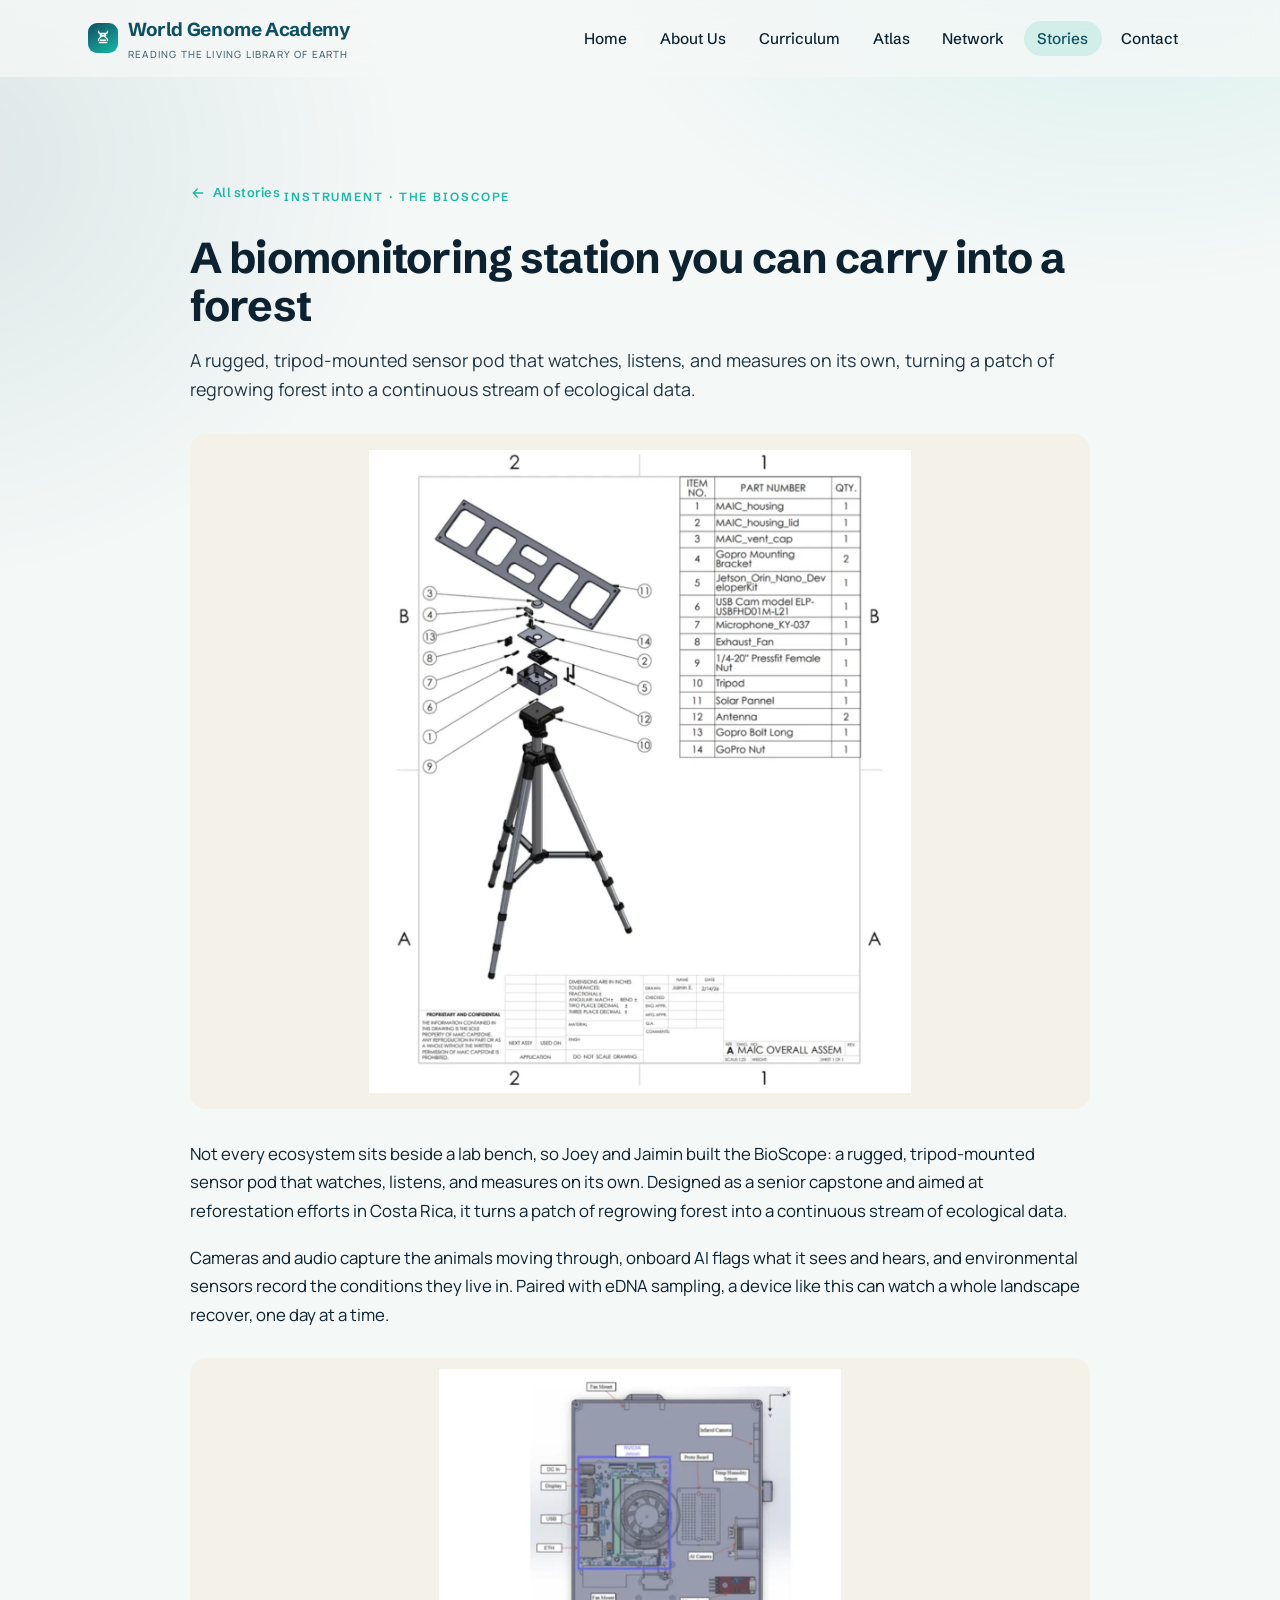
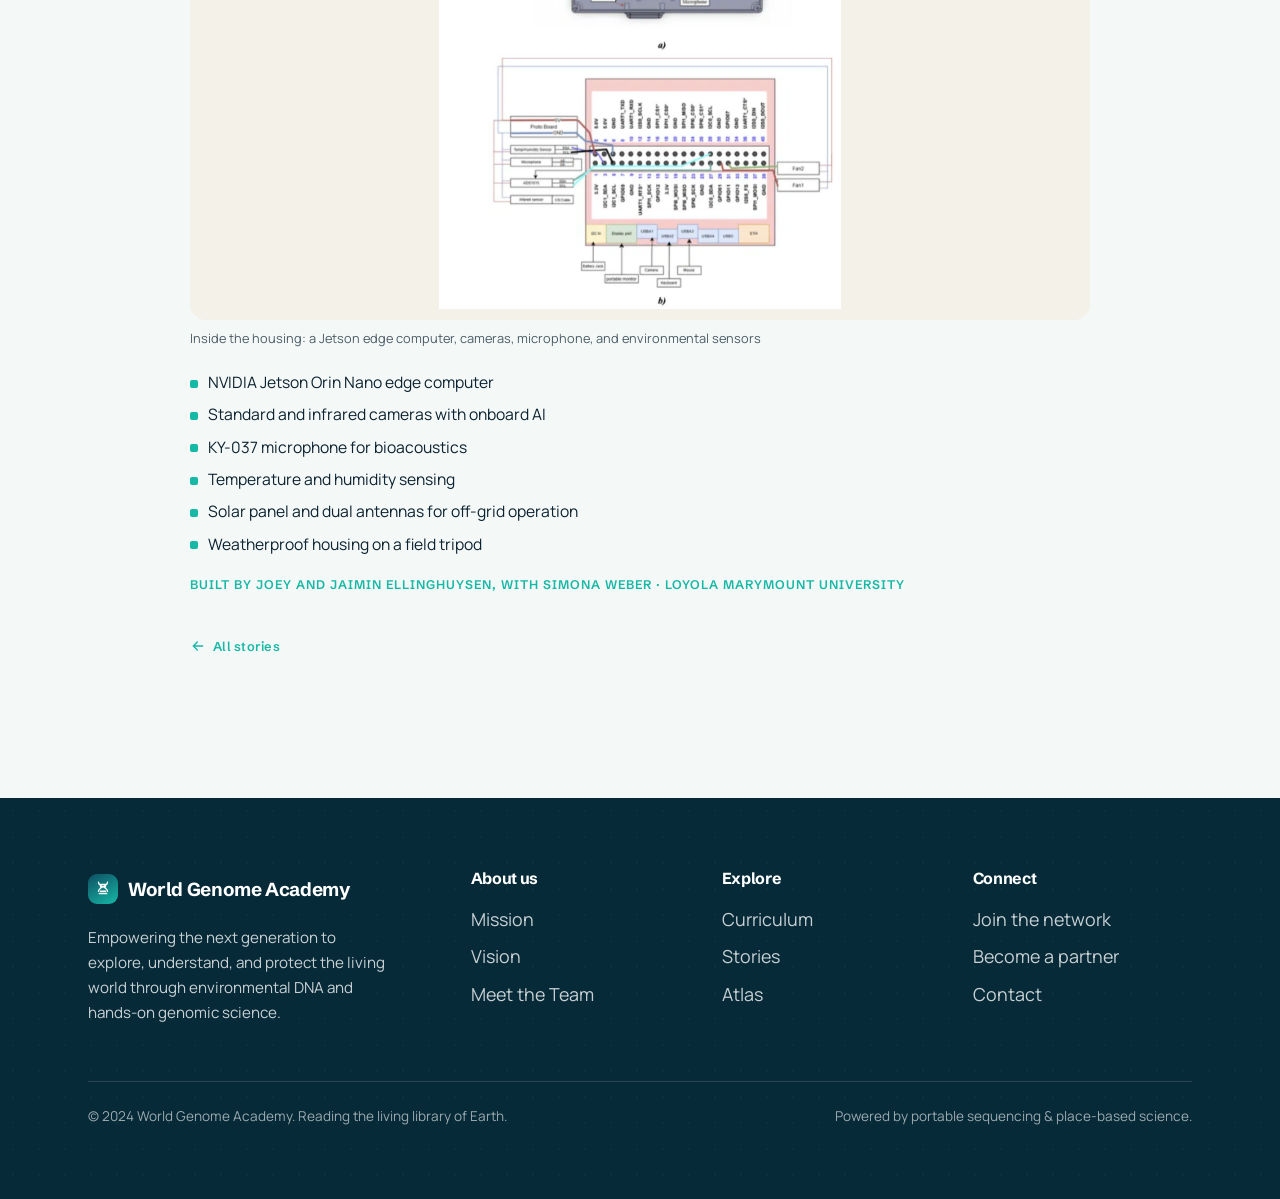
<file: story-bioscope.html>
<!DOCTYPE html>
<html lang="en">
<head>
<meta charset="utf-8">
<meta name="viewport" content="width=device-width, initial-scale=1">
<title>The BioScope · World Genome Academy</title>
<meta name="description" content="A rugged, tripod-mounted biomonitoring station that watches, listens, and measures a recovering forest on its own, built as a senior capstone for reforestation in Costa Rica.">
<link rel="icon" href="data:image/svg+xml,<svg xmlns='http://www.w3.org/2000/svg' viewBox='0 0 100 100'><text y='.9em' font-size='90'>🧬</text></svg>">
<link rel="preconnect" href="https://fonts.googleapis.com">
<link rel="preconnect" href="https://fonts.gstatic.com" crossorigin>
<link href="https://fonts.googleapis.com/css2?family=Manrope:wght@400;500;600;700&family=Schibsted+Grotesk:wght@500;600;700&display=swap" rel="stylesheet">
<link rel="stylesheet" href="styles.css">
<style>
  .featured{align-items:stretch}
  .featured .split-media{aspect-ratio:auto}
  .featured-body{display:flex;flex-direction:column;justify-content:center}
  .tag{
    display:inline-flex;align-items:center;gap:.5rem;
    font-family:var(--font-display);font-weight:600;font-size:.74rem;
    letter-spacing:.16em;text-transform:uppercase;color:var(--accent);
    margin-bottom:1rem;
  }
  .card-meta{
    display:flex;align-items:center;gap:.55rem;
    font-family:var(--font-display);font-weight:600;
    font-size:.72rem;letter-spacing:.14em;text-transform:uppercase;
    color:var(--accent);margin-bottom:.7rem;
  }
  .card-meta span{width:22px;height:2px;background:var(--accent);display:inline-block}
  .quote-band{position:relative}
  .quote-mark{
    font-family:var(--font-display);font-size:clamp(5rem,12vw,9rem);
    line-height:.6;color:var(--accent);opacity:.5;display:block;margin-bottom:-.2em;
  }
  .quote-cite{margin-top:1.6rem;color:rgba(255,255,255,.78);font-size:.95rem}
  .quote-cite strong{color:#fff;font-family:var(--font-display)}
  .closing-cta{text-align:center}
  .closing-cta .hero-cta{justify-content:center}

  /* --- story media, galleries, specs --- */
  .story-media{
    position:relative;border-radius:16px;overflow:hidden;
    background:linear-gradient(135deg,#0f2f28,#16463a);
  }
  .story-media::before{
    content:attr(data-label);position:absolute;inset:0;z-index:0;
    display:flex;align-items:center;justify-content:center;
    padding:1rem;text-align:center;
    font-family:var(--font-display);font-weight:600;font-size:.72rem;
    letter-spacing:.12em;text-transform:uppercase;color:rgba(255,255,255,.55);
  }
  .story-media img{position:relative;z-index:1;display:block;width:100%;height:100%;object-fit:cover}
  .split .split-media.story-media{aspect-ratio:4/3}
  .featured .split-media.story-media{min-height:340px}

  .story-media.media-contain{background:#f4f1e9}
  .story-media.media-contain::before{color:rgba(20,60,50,.45)}
  .story-media.media-contain img{object-fit:contain;padding:.7rem}

  .story-gallery{display:grid;grid-template-columns:repeat(3,1fr);gap:.7rem;margin-top:1.5rem}
  .story-gallery.two{grid-template-columns:repeat(2,1fr)}
  .story-gallery figure{margin:0}
  .story-gallery .story-media{aspect-ratio:4/5}
  .story-gallery.two .story-media{aspect-ratio:4/3}
  .story-gallery figcaption{margin-top:.5rem;font-size:.8rem;line-height:1.35;opacity:.72}

  .spec-list{list-style:none;padding:0;margin:1.3rem 0 0;display:grid;gap:.6rem}
  .spec-list li{position:relative;padding-left:1.15rem;font-size:.98rem;line-height:1.45}
  .spec-list li::before{content:"";position:absolute;left:0;top:.55rem;width:8px;height:8px;border-radius:2px;background:var(--accent)}

  .byline{
    margin-top:1.4rem;font-family:var(--font-display);font-weight:600;
    font-size:.78rem;letter-spacing:.08em;text-transform:uppercase;color:var(--accent);
  }
  .callout{
    margin-top:1.5rem;padding:1.1rem 1.3rem;border-left:3px solid var(--accent);
    border-radius:0 12px 12px 0;background:rgba(20,140,110,.09);
    font-size:1rem;line-height:1.55;
  }

  .band-green .featured-body h2{color:#fff}
  .band-green .featured-body p{color:rgba(255,255,255,.86)}
  .band-green .story-gallery figcaption{color:rgba(255,255,255,.75)}
  .band-green .callout{background:rgba(255,255,255,.08);color:rgba(255,255,255,.9)}

  @media(max-width:720px){
    .story-gallery,.story-gallery.two{grid-template-columns:1fr 1fr}
    .story-gallery.two{grid-template-columns:1fr}
  }

  /* --- blog index cards --- */
  .story-grid{display:grid;grid-template-columns:repeat(3,1fr);gap:1.6rem;margin-top:.4rem}
  @media(max-width:980px){.story-grid{grid-template-columns:1fr 1fr}}
  @media(max-width:620px){.story-grid{grid-template-columns:1fr}}
  .story-link{display:flex;flex-direction:column;text-decoration:none;color:inherit;height:100%;transition:transform .18s ease,box-shadow .18s ease}
  .story-link:hover{transform:translateY(-5px)}
  .story-link .card-media{position:relative}
  .story-link .card-body{display:flex;flex-direction:column;flex:1}
  .card-ph{position:relative;aspect-ratio:4/3;background:linear-gradient(135deg,#0f2f28,#16463a);display:flex;align-items:center;justify-content:center;text-align:center;padding:1.2rem}
  .card-ph span{font-family:var(--font-display);font-weight:600;font-size:.72rem;letter-spacing:.12em;text-transform:uppercase;color:rgba(255,255,255,.6);line-height:1.6}
  .read-more{margin-top:auto;padding-top:1rem;font-family:var(--font-display);font-weight:600;font-size:.82rem;letter-spacing:.03em;color:var(--accent);display:inline-flex;align-items:center;gap:.4rem}
  .story-link:hover .read-more{gap:.7rem}
  .badge-draft{position:absolute;top:.8rem;left:.8rem;z-index:3;background:rgba(0,0,0,.55);color:#fff;font-family:var(--font-display);font-weight:600;font-size:.62rem;letter-spacing:.14em;text-transform:uppercase;padding:.35rem .6rem;border-radius:999px;backdrop-filter:blur(4px)}

  /* --- article (detail) pages --- */
  .article-wrap{max-width:900px;margin-inline:auto}
  .back-link{display:inline-flex;align-items:center;gap:.45rem;font-family:var(--font-display);font-weight:600;font-size:.8rem;letter-spacing:.02em;color:var(--accent);text-decoration:none;margin-bottom:1.4rem}
  .back-link:hover{gap:.72rem}
  .back-link svg{width:16px;height:16px}
  .article-title{margin:.5rem 0 0;font-size:clamp(1.9rem,4vw,2.7rem);line-height:1.12}
  .article-lead{margin-top:1rem;font-size:1.12rem;line-height:1.6;opacity:.9}
  .article-hero-media{border-radius:16px;overflow:hidden;margin:1.9rem 0;aspect-ratio:16/9;position:relative}
  .article-hero-media.tall{aspect-ratio:4/3}
  .article-hero-media.contain{background:#f4f1e9}
  .article-hero-media video,.article-hero-media img{width:100%;height:100%;object-fit:cover;display:block}
  .article-hero-media.contain img{object-fit:contain;padding:1rem}
  .article-body{font-size:1.05rem;line-height:1.7}
  .article-body p{margin:1.15rem 0}
  .article-body h3{font-family:var(--font-display);margin:2rem 0 .5rem;font-size:1.25rem}
  .draft-note{margin:0 0 1.6rem;padding:.8rem 1.1rem;border:1px dashed var(--accent);border-radius:10px;font-size:.9rem;line-height:1.5;background:rgba(20,140,110,.06)}
</style>
</head>
<body>
<!--ff:nav--><header class="site-header">
  <div class="wrap nav">
    <a class="brand" href="index.html" aria-label="World Genome Academy home">
      <span class="dna" aria-hidden="true">
        <svg viewBox="0 0 24 24" fill="none" stroke="currentColor" stroke-width="1.8" stroke-linecap="round">
          <path d="M6 3c0 6 12 6 12 12M18 3c0 6-12 6-12 12M7 6h10M7 18h10M8.5 9h7M8.5 15h7"/>
        </svg>
      </span>
      <span>World Genome Academy<small>Reading the living library of Earth</small></span>
    </a>
    <nav aria-label="Primary">
      <button class="nav-toggle" aria-expanded="false" aria-controls="nav-links" aria-label="Toggle menu">
        <svg class="bars" viewBox="0 0 24 24" fill="none" stroke="currentColor" stroke-width="2" stroke-linecap="round"><path d="M4 7h16M4 12h16M4 17h16"/></svg>
        <svg class="x" viewBox="0 0 24 24" fill="none" stroke="currentColor" stroke-width="2" stroke-linecap="round"><path d="M6 6l12 12M18 6L6 18"/></svg>
      </button>
      <ul class="nav-links" id="nav-links">
        <li><a href="index.html">Home</a></li>
        <li><a href="about-us.html">About Us</a></li>
        <li><a href="curriculum.html">Curriculum</a></li>
        <li><a href="atlas.html">Atlas</a></li>
        <li><a href="network.html">Network</a></li>
        <li><a href="stories.html" aria-current="page">Stories</a></li>
        <li><a href="contact.html">Contact</a></li>
      </ul>
    </nav>
  </div>
</header><!--/ff:nav-->

<main>
  <section class="section">
    <div class="wrap">
      <div class="article-wrap reveal">
        <a class="back-link" href="stories.html">
          <svg viewBox="0 0 24 24" fill="none" stroke="currentColor" stroke-width="2" stroke-linecap="round" aria-hidden="true"><path d="M19 12H5M11 18l-6-6 6-6"/></svg>
          All stories
        </a>
        <span class="tag">Instrument · The BioScope</span>
        <h1 class="article-title">A biomonitoring station you can carry into a forest</h1>
        <p class="article-lead">A rugged, tripod-mounted sensor pod that watches, listens, and measures on its own, turning a patch of regrowing forest into a continuous stream of ecological data.</p>
        <div class="article-hero-media tall contain story-media media-contain" data-label="Add image: bioscope-assembly.jpg"><img src="images/bioscope-assembly.jpg" alt="CAD assembly of the BioScope: a sensor housing mounted on a field tripod with labelled components" loading="eager" onerror="this.style.opacity=0"></div>
        <div class="article-body">
          <p>Not every ecosystem sits beside a lab bench, so Joey and Jaimin built the BioScope: a rugged, tripod-mounted sensor pod that watches, listens, and measures on its own. Designed as a senior capstone and aimed at reforestation efforts in Costa Rica, it turns a patch of regrowing forest into a continuous stream of ecological data.</p>
          <p>Cameras and audio capture the animals moving through, onboard AI flags what it sees and hears, and environmental sensors record the conditions they live in. Paired with eDNA sampling, a device like this can watch a whole landscape recover, one day at a time.</p>
          <figure style="margin:1.8rem 0 0">
            <div class="story-media media-contain" style="aspect-ratio:16/10" data-label="Add: bioscope-internals.jpg">
              <img src="images/bioscope-internals.jpg" alt="Electrical integration diagram of the BioScope housing showing the Jetson computer, cameras, microphone, and sensors" loading="lazy" onerror="this.style.opacity=0">
            </div>
            <figcaption style="margin-top:.5rem;font-size:.8rem;opacity:.72">Inside the housing: a Jetson edge computer, cameras, microphone, and environmental sensors</figcaption>
          </figure>
          <ul class="spec-list">
            <li>NVIDIA Jetson Orin Nano edge computer</li>
            <li>Standard and infrared cameras with onboard AI</li>
            <li>KY-037 microphone for bioacoustics</li>
            <li>Temperature and humidity sensing</li>
            <li>Solar panel and dual antennas for off-grid operation</li>
            <li>Weatherproof housing on a field tripod</li>
          </ul>
          <p class="byline">Built by Joey and Jaimin Ellinghuysen, with Simona Weber · Loyola Marymount University</p>
        </div>
        <p style="margin-top:2.4rem"><a class="back-link" href="stories.html">
          <svg viewBox="0 0 24 24" fill="none" stroke="currentColor" stroke-width="2" stroke-linecap="round" aria-hidden="true"><path d="M19 12H5M11 18l-6-6 6-6"/></svg>
          All stories
        </a></p>
      </div>
    </div>
  </section>
</main>
<!--ff:footer--><footer class="site-footer">
  <div class="wrap">
    <div class="footer-grid">
      <div class="footer-brand">
        <a class="brand" href="index.html">
          <span class="dna" aria-hidden="true">
            <svg viewBox="0 0 24 24" fill="none" stroke="currentColor" stroke-width="1.8" stroke-linecap="round"><path d="M6 3c0 6 12 6 12 12M18 3c0 6-12 6-12 12M7 6h10M7 18h10M8.5 9h7M8.5 15h7"/></svg>
          </span>
          <span>World Genome Academy</span>
        </a>
        <p>Empowering the next generation to explore, understand, and protect the living world through environmental DNA and hands-on genomic science.</p>
      </div>
      <div>
        <h4>About us</h4>
        <a href="about-us.html">Mission</a>
        <a href="about-us.html">Vision</a>
        <a href="about-us.html">Meet the Team</a>
      </div>
      <div>
        <h4>Explore</h4>
        <a href="curriculum.html">Curriculum</a>
        <a href="stories.html">Stories</a>
        <a href="atlas.html">Atlas</a>
      </div>
      <div>
        <h4>Connect</h4>
        <a href="network.html">Join the network</a>
        <a href="contact.html">Become a partner</a>
        <a href="contact.html">Contact</a>
      </div>
    </div>
    <div class="footer-bottom">
      <span>© 2024 World Genome Academy. Reading the living library of Earth.</span>
      <span>Powered by portable sequencing &amp; place-based science.</span>
    </div>
  </div>
</footer><!--/ff:footer-->

<script src="script.js"></script>
</body>
</html>
</file>
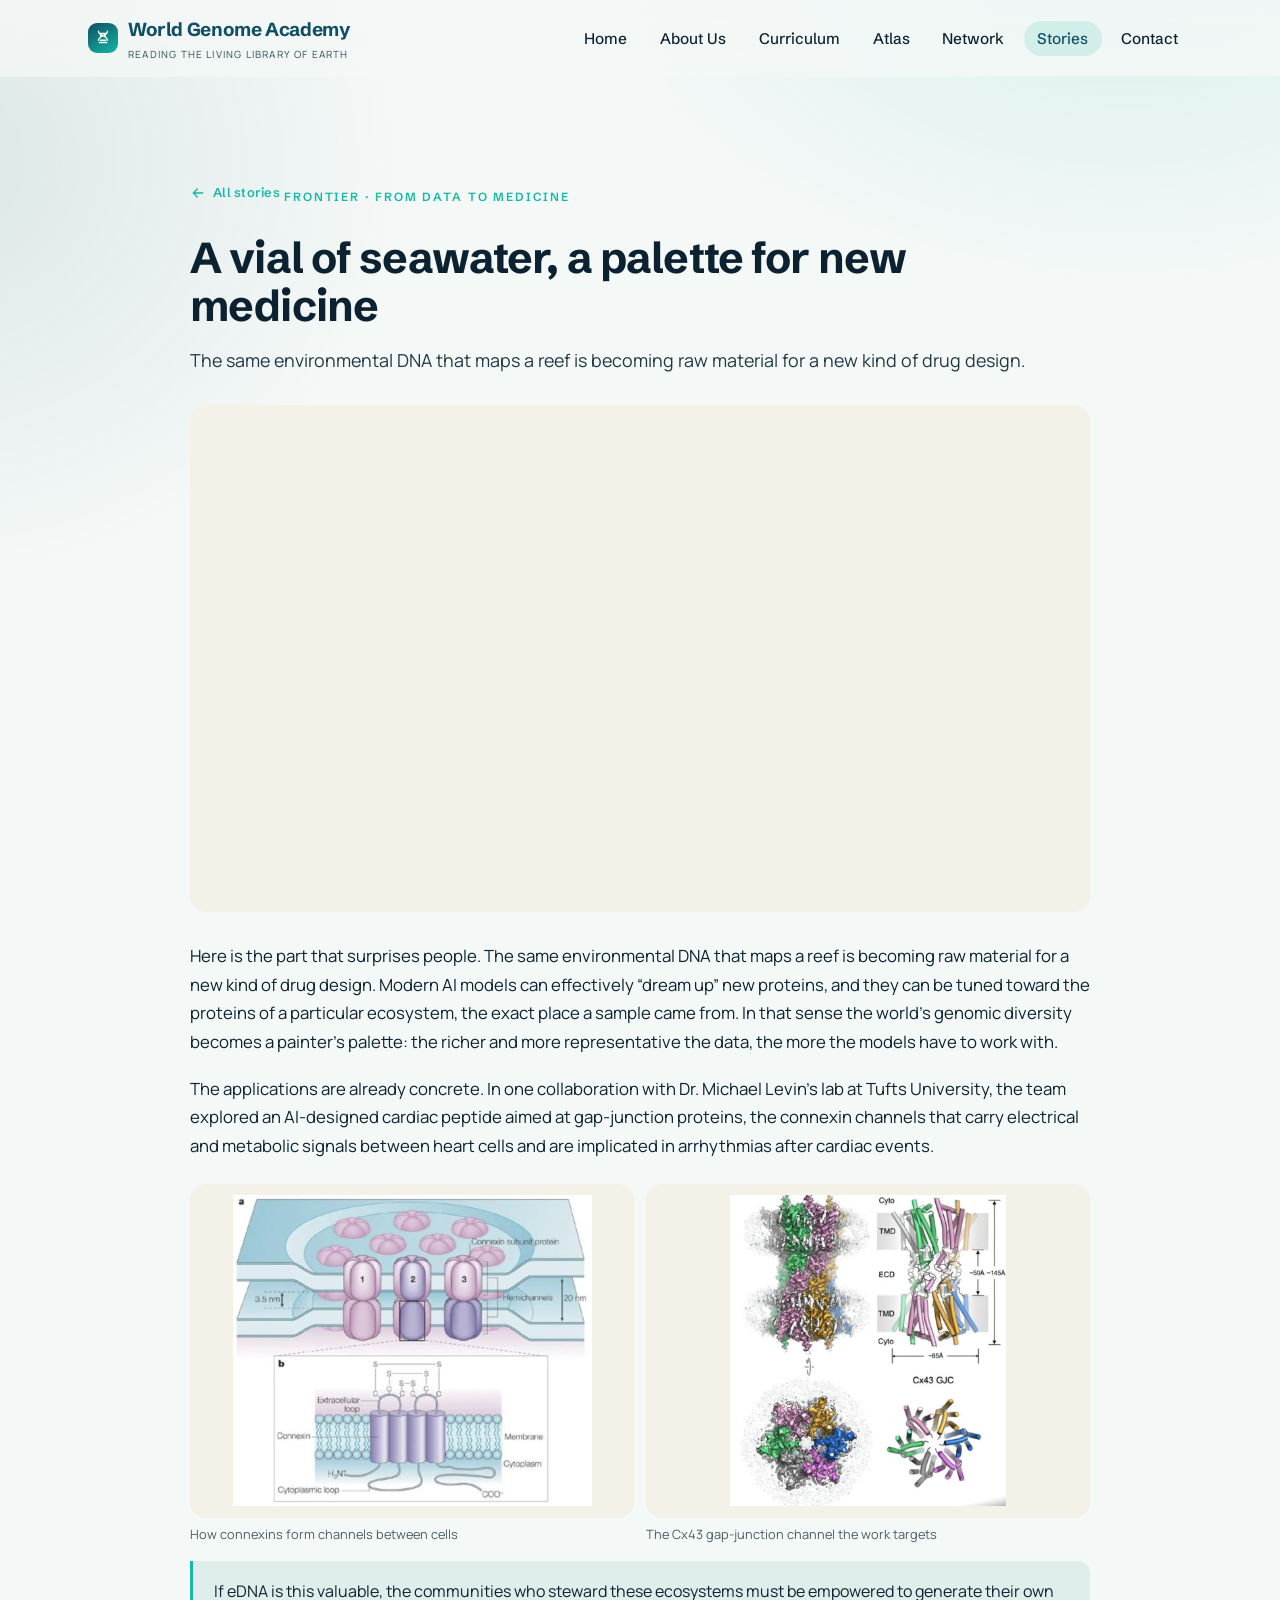
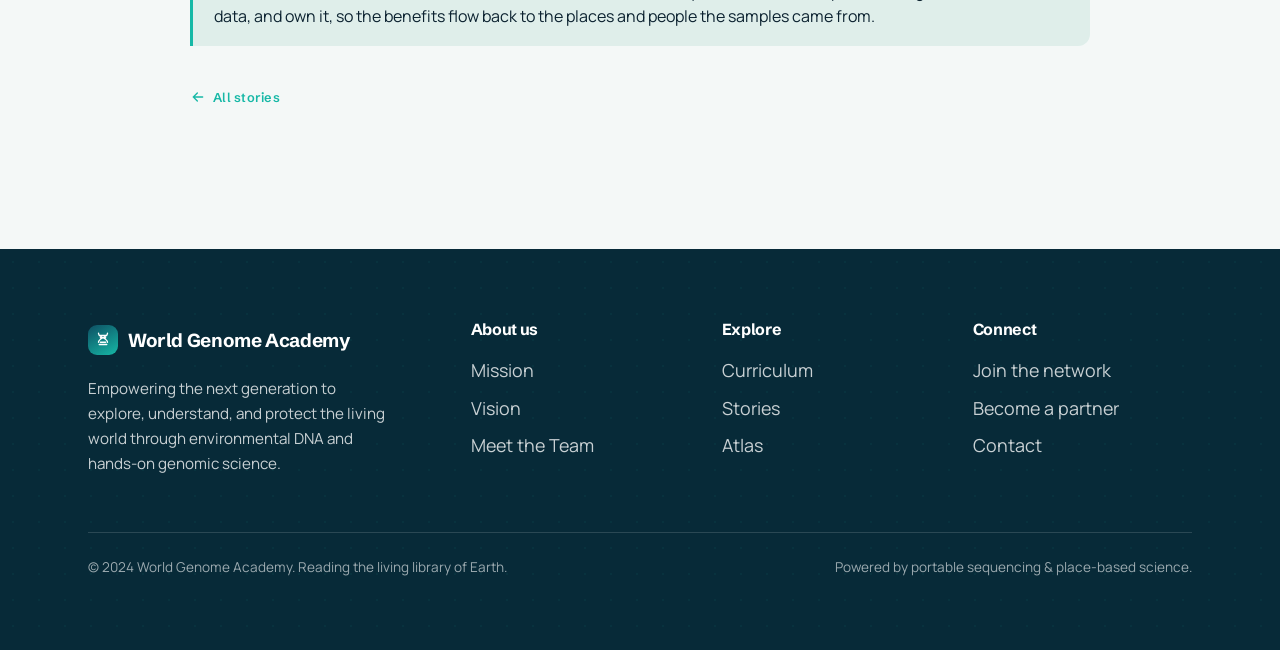
<file: story-frontier-medicine.html>
<!DOCTYPE html>
<html lang="en">
<head>
<meta charset="utf-8">
<meta name="viewport" content="width=device-width, initial-scale=1">
<title>From data to medicine · World Genome Academy</title>
<meta name="description" content="The same environmental DNA that maps a reef is becoming raw material for a new kind of AI-driven drug design, a palette for new medicine.">
<link rel="icon" href="data:image/svg+xml,<svg xmlns='http://www.w3.org/2000/svg' viewBox='0 0 100 100'><text y='.9em' font-size='90'>🧬</text></svg>">
<link rel="preconnect" href="https://fonts.googleapis.com">
<link rel="preconnect" href="https://fonts.gstatic.com" crossorigin>
<link href="https://fonts.googleapis.com/css2?family=Manrope:wght@400;500;600;700&family=Schibsted+Grotesk:wght@500;600;700&display=swap" rel="stylesheet">
<link rel="stylesheet" href="styles.css">
<style>
  .featured{align-items:stretch}
  .featured .split-media{aspect-ratio:auto}
  .featured-body{display:flex;flex-direction:column;justify-content:center}
  .tag{
    display:inline-flex;align-items:center;gap:.5rem;
    font-family:var(--font-display);font-weight:600;font-size:.74rem;
    letter-spacing:.16em;text-transform:uppercase;color:var(--accent);
    margin-bottom:1rem;
  }
  .card-meta{
    display:flex;align-items:center;gap:.55rem;
    font-family:var(--font-display);font-weight:600;
    font-size:.72rem;letter-spacing:.14em;text-transform:uppercase;
    color:var(--accent);margin-bottom:.7rem;
  }
  .card-meta span{width:22px;height:2px;background:var(--accent);display:inline-block}
  .quote-band{position:relative}
  .quote-mark{
    font-family:var(--font-display);font-size:clamp(5rem,12vw,9rem);
    line-height:.6;color:var(--accent);opacity:.5;display:block;margin-bottom:-.2em;
  }
  .quote-cite{margin-top:1.6rem;color:rgba(255,255,255,.78);font-size:.95rem}
  .quote-cite strong{color:#fff;font-family:var(--font-display)}
  .closing-cta{text-align:center}
  .closing-cta .hero-cta{justify-content:center}

  /* --- story media, galleries, specs --- */
  .story-media{
    position:relative;border-radius:16px;overflow:hidden;
    background:linear-gradient(135deg,#0f2f28,#16463a);
  }
  .story-media::before{
    content:attr(data-label);position:absolute;inset:0;z-index:0;
    display:flex;align-items:center;justify-content:center;
    padding:1rem;text-align:center;
    font-family:var(--font-display);font-weight:600;font-size:.72rem;
    letter-spacing:.12em;text-transform:uppercase;color:rgba(255,255,255,.55);
  }
  .story-media img{position:relative;z-index:1;display:block;width:100%;height:100%;object-fit:cover}
  .split .split-media.story-media{aspect-ratio:4/3}
  .featured .split-media.story-media{min-height:340px}

  .story-media.media-contain{background:#f4f1e9}
  .story-media.media-contain::before{color:rgba(20,60,50,.45)}
  .story-media.media-contain img{object-fit:contain;padding:.7rem}

  .story-gallery{display:grid;grid-template-columns:repeat(3,1fr);gap:.7rem;margin-top:1.5rem}
  .story-gallery.two{grid-template-columns:repeat(2,1fr)}
  .story-gallery figure{margin:0}
  .story-gallery .story-media{aspect-ratio:4/5}
  .story-gallery.two .story-media{aspect-ratio:4/3}
  .story-gallery figcaption{margin-top:.5rem;font-size:.8rem;line-height:1.35;opacity:.72}

  .spec-list{list-style:none;padding:0;margin:1.3rem 0 0;display:grid;gap:.6rem}
  .spec-list li{position:relative;padding-left:1.15rem;font-size:.98rem;line-height:1.45}
  .spec-list li::before{content:"";position:absolute;left:0;top:.55rem;width:8px;height:8px;border-radius:2px;background:var(--accent)}

  .byline{
    margin-top:1.4rem;font-family:var(--font-display);font-weight:600;
    font-size:.78rem;letter-spacing:.08em;text-transform:uppercase;color:var(--accent);
  }
  .callout{
    margin-top:1.5rem;padding:1.1rem 1.3rem;border-left:3px solid var(--accent);
    border-radius:0 12px 12px 0;background:rgba(20,140,110,.09);
    font-size:1rem;line-height:1.55;
  }

  .band-green .featured-body h2{color:#fff}
  .band-green .featured-body p{color:rgba(255,255,255,.86)}
  .band-green .story-gallery figcaption{color:rgba(255,255,255,.75)}
  .band-green .callout{background:rgba(255,255,255,.08);color:rgba(255,255,255,.9)}

  @media(max-width:720px){
    .story-gallery,.story-gallery.two{grid-template-columns:1fr 1fr}
    .story-gallery.two{grid-template-columns:1fr}
  }

  /* --- blog index cards --- */
  .story-grid{display:grid;grid-template-columns:repeat(3,1fr);gap:1.6rem;margin-top:.4rem}
  @media(max-width:980px){.story-grid{grid-template-columns:1fr 1fr}}
  @media(max-width:620px){.story-grid{grid-template-columns:1fr}}
  .story-link{display:flex;flex-direction:column;text-decoration:none;color:inherit;height:100%;transition:transform .18s ease,box-shadow .18s ease}
  .story-link:hover{transform:translateY(-5px)}
  .story-link .card-media{position:relative}
  .story-link .card-body{display:flex;flex-direction:column;flex:1}
  .card-ph{position:relative;aspect-ratio:4/3;background:linear-gradient(135deg,#0f2f28,#16463a);display:flex;align-items:center;justify-content:center;text-align:center;padding:1.2rem}
  .card-ph span{font-family:var(--font-display);font-weight:600;font-size:.72rem;letter-spacing:.12em;text-transform:uppercase;color:rgba(255,255,255,.6);line-height:1.6}
  .read-more{margin-top:auto;padding-top:1rem;font-family:var(--font-display);font-weight:600;font-size:.82rem;letter-spacing:.03em;color:var(--accent);display:inline-flex;align-items:center;gap:.4rem}
  .story-link:hover .read-more{gap:.7rem}
  .badge-draft{position:absolute;top:.8rem;left:.8rem;z-index:3;background:rgba(0,0,0,.55);color:#fff;font-family:var(--font-display);font-weight:600;font-size:.62rem;letter-spacing:.14em;text-transform:uppercase;padding:.35rem .6rem;border-radius:999px;backdrop-filter:blur(4px)}

  /* --- article (detail) pages --- */
  .article-wrap{max-width:900px;margin-inline:auto}
  .back-link{display:inline-flex;align-items:center;gap:.45rem;font-family:var(--font-display);font-weight:600;font-size:.8rem;letter-spacing:.02em;color:var(--accent);text-decoration:none;margin-bottom:1.4rem}
  .back-link:hover{gap:.72rem}
  .back-link svg{width:16px;height:16px}
  .article-title{margin:.5rem 0 0;font-size:clamp(1.9rem,4vw,2.7rem);line-height:1.12}
  .article-lead{margin-top:1rem;font-size:1.12rem;line-height:1.6;opacity:.9}
  .article-hero-media{border-radius:16px;overflow:hidden;margin:1.9rem 0;aspect-ratio:16/9;position:relative}
  .article-hero-media.tall{aspect-ratio:4/3}
  .article-hero-media.contain{background:#f4f1e9}
  .article-hero-media video,.article-hero-media img{width:100%;height:100%;object-fit:cover;display:block}
  .article-hero-media.contain img{object-fit:contain;padding:1rem}
  .article-body{font-size:1.05rem;line-height:1.7}
  .article-body p{margin:1.15rem 0}
  .article-body h3{font-family:var(--font-display);margin:2rem 0 .5rem;font-size:1.25rem}
  .draft-note{margin:0 0 1.6rem;padding:.8rem 1.1rem;border:1px dashed var(--accent);border-radius:10px;font-size:.9rem;line-height:1.5;background:rgba(20,140,110,.06)}
</style>
</head>
<body>
<!--ff:nav--><header class="site-header">
  <div class="wrap nav">
    <a class="brand" href="index.html" aria-label="World Genome Academy home">
      <span class="dna" aria-hidden="true">
        <svg viewBox="0 0 24 24" fill="none" stroke="currentColor" stroke-width="1.8" stroke-linecap="round">
          <path d="M6 3c0 6 12 6 12 12M18 3c0 6-12 6-12 12M7 6h10M7 18h10M8.5 9h7M8.5 15h7"/>
        </svg>
      </span>
      <span>World Genome Academy<small>Reading the living library of Earth</small></span>
    </a>
    <nav aria-label="Primary">
      <button class="nav-toggle" aria-expanded="false" aria-controls="nav-links" aria-label="Toggle menu">
        <svg class="bars" viewBox="0 0 24 24" fill="none" stroke="currentColor" stroke-width="2" stroke-linecap="round"><path d="M4 7h16M4 12h16M4 17h16"/></svg>
        <svg class="x" viewBox="0 0 24 24" fill="none" stroke="currentColor" stroke-width="2" stroke-linecap="round"><path d="M6 6l12 12M18 6L6 18"/></svg>
      </button>
      <ul class="nav-links" id="nav-links">
        <li><a href="index.html">Home</a></li>
        <li><a href="about-us.html">About Us</a></li>
        <li><a href="curriculum.html">Curriculum</a></li>
        <li><a href="atlas.html">Atlas</a></li>
        <li><a href="network.html">Network</a></li>
        <li><a href="stories.html" aria-current="page">Stories</a></li>
        <li><a href="contact.html">Contact</a></li>
      </ul>
    </nav>
  </div>
</header><!--/ff:nav-->

<main>
  <section class="section">
    <div class="wrap">
      <div class="article-wrap reveal">
        <a class="back-link" href="stories.html">
          <svg viewBox="0 0 24 24" fill="none" stroke="currentColor" stroke-width="2" stroke-linecap="round" aria-hidden="true"><path d="M19 12H5M11 18l-6-6 6-6"/></svg>
          All stories
        </a>
        <span class="tag">Frontier · From data to medicine</span>
        <h1 class="article-title">A vial of seawater, a palette for new medicine</h1>
        <p class="article-lead">The same environmental DNA that maps a reef is becoming raw material for a new kind of drug design.</p>
        <div class="article-hero-media contain"><video autoplay muted loop playsinline style="width:100%;height:100%;object-fit:cover;object-position:center center;display:block"><source src="protein-design.mp4" type="video/mp4"></video></div>
        <div class="article-body">
          <p>Here is the part that surprises people. The same environmental DNA that maps a reef is becoming raw material for a new kind of drug design. Modern AI models can effectively &ldquo;dream up&rdquo; new proteins, and they can be tuned toward the proteins of a particular ecosystem, the exact place a sample came from. In that sense the world's genomic diversity becomes a painter's palette: the richer and more representative the data, the more the models have to work with.</p>
          <p>The applications are already concrete. In one collaboration with Dr. Michael Levin's lab at Tufts University, the team explored an AI-designed cardiac peptide aimed at gap-junction proteins, the connexin channels that carry electrical and metabolic signals between heart cells and are implicated in arrhythmias after cardiac events.</p>
          <div class="story-gallery two">
            <figure>
              <div class="story-media media-contain" data-label="Add: connexin-diagram.jpg"><img src="images/connexin-diagram.jpg" alt="Diagram of connexin subunits forming a gap-junction channel across two cell membranes" loading="lazy" onerror="this.style.opacity=0"></div>
              <figcaption>How connexins form channels between cells</figcaption>
            </figure>
            <figure>
              <div class="story-media media-contain" data-label="Add: connexin-structure.jpg"><img src="images/connexin-structure.jpg" alt="Structure of the Cx43 gap-junction channel mapped by cryo-EM" loading="lazy" onerror="this.style.opacity=0"></div>
              <figcaption>The Cx43 gap-junction channel the work targets</figcaption>
            </figure>
          </div>
          <p class="callout">If eDNA is this valuable, the communities who steward these ecosystems must be empowered to generate their own data, and own it, so the benefits flow back to the places and people the samples came from.</p>
        </div>
        <p style="margin-top:2.4rem"><a class="back-link" href="stories.html">
          <svg viewBox="0 0 24 24" fill="none" stroke="currentColor" stroke-width="2" stroke-linecap="round" aria-hidden="true"><path d="M19 12H5M11 18l-6-6 6-6"/></svg>
          All stories
        </a></p>
      </div>
    </div>
  </section>
</main>
<!--ff:footer--><footer class="site-footer">
  <div class="wrap">
    <div class="footer-grid">
      <div class="footer-brand">
        <a class="brand" href="index.html">
          <span class="dna" aria-hidden="true">
            <svg viewBox="0 0 24 24" fill="none" stroke="currentColor" stroke-width="1.8" stroke-linecap="round"><path d="M6 3c0 6 12 6 12 12M18 3c0 6-12 6-12 12M7 6h10M7 18h10M8.5 9h7M8.5 15h7"/></svg>
          </span>
          <span>World Genome Academy</span>
        </a>
        <p>Empowering the next generation to explore, understand, and protect the living world through environmental DNA and hands-on genomic science.</p>
      </div>
      <div>
        <h4>About us</h4>
        <a href="about-us.html">Mission</a>
        <a href="about-us.html">Vision</a>
        <a href="about-us.html">Meet the Team</a>
      </div>
      <div>
        <h4>Explore</h4>
        <a href="curriculum.html">Curriculum</a>
        <a href="stories.html">Stories</a>
        <a href="atlas.html">Atlas</a>
      </div>
      <div>
        <h4>Connect</h4>
        <a href="network.html">Join the network</a>
        <a href="contact.html">Become a partner</a>
        <a href="contact.html">Contact</a>
      </div>
    </div>
    <div class="footer-bottom">
      <span>© 2024 World Genome Academy. Reading the living library of Earth.</span>
      <span>Powered by portable sequencing &amp; place-based science.</span>
    </div>
  </div>
</footer><!--/ff:footer-->

<script src="script.js"></script>
</body>
</html>
</file>
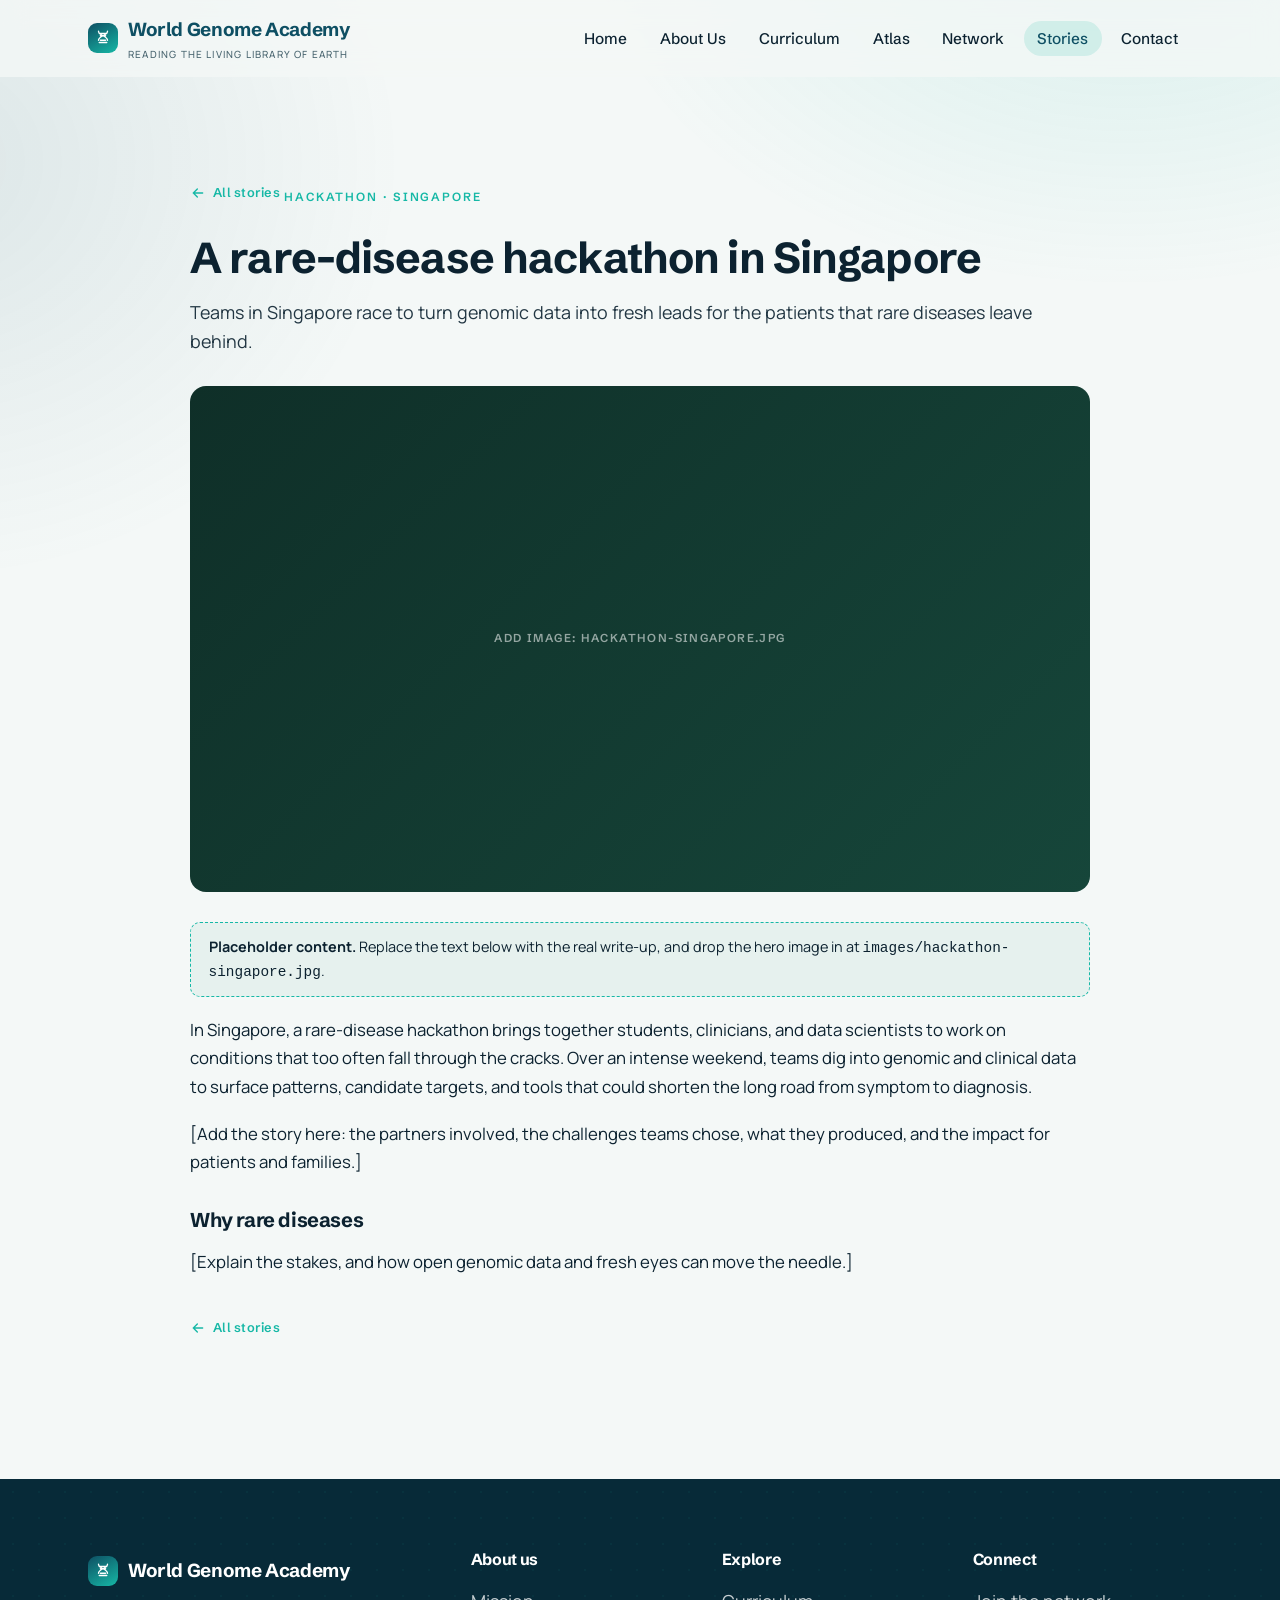
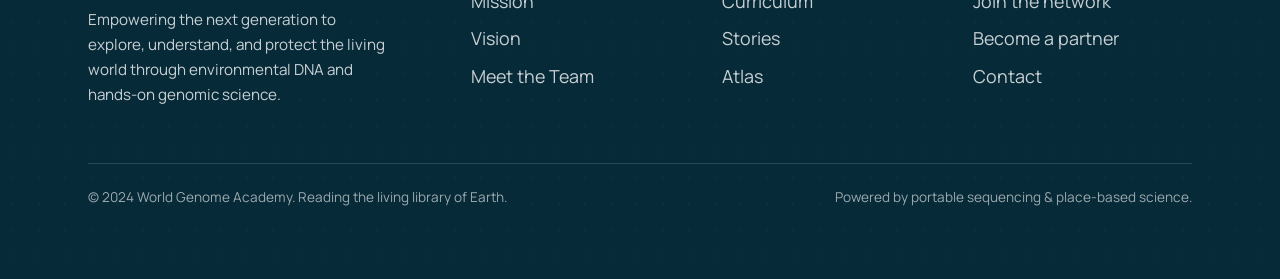
<file: story-hackathon-singapore.html>
<!DOCTYPE html>
<html lang="en">
<head>
<meta charset="utf-8">
<meta name="viewport" content="width=device-width, initial-scale=1">
<title>Rare-disease hackathon, Singapore · World Genome Academy</title>
<meta name="description" content="Placeholder page: a Singapore hackathon turning genomic data into new leads for rare diseases.">
<link rel="icon" href="data:image/svg+xml,<svg xmlns='http://www.w3.org/2000/svg' viewBox='0 0 100 100'><text y='.9em' font-size='90'>🧬</text></svg>">
<link rel="preconnect" href="https://fonts.googleapis.com">
<link rel="preconnect" href="https://fonts.gstatic.com" crossorigin>
<link href="https://fonts.googleapis.com/css2?family=Manrope:wght@400;500;600;700&family=Schibsted+Grotesk:wght@500;600;700&display=swap" rel="stylesheet">
<link rel="stylesheet" href="styles.css">
<style>
  .featured{align-items:stretch}
  .featured .split-media{aspect-ratio:auto}
  .featured-body{display:flex;flex-direction:column;justify-content:center}
  .tag{
    display:inline-flex;align-items:center;gap:.5rem;
    font-family:var(--font-display);font-weight:600;font-size:.74rem;
    letter-spacing:.16em;text-transform:uppercase;color:var(--accent);
    margin-bottom:1rem;
  }
  .card-meta{
    display:flex;align-items:center;gap:.55rem;
    font-family:var(--font-display);font-weight:600;
    font-size:.72rem;letter-spacing:.14em;text-transform:uppercase;
    color:var(--accent);margin-bottom:.7rem;
  }
  .card-meta span{width:22px;height:2px;background:var(--accent);display:inline-block}
  .quote-band{position:relative}
  .quote-mark{
    font-family:var(--font-display);font-size:clamp(5rem,12vw,9rem);
    line-height:.6;color:var(--accent);opacity:.5;display:block;margin-bottom:-.2em;
  }
  .quote-cite{margin-top:1.6rem;color:rgba(255,255,255,.78);font-size:.95rem}
  .quote-cite strong{color:#fff;font-family:var(--font-display)}
  .closing-cta{text-align:center}
  .closing-cta .hero-cta{justify-content:center}

  /* --- story media, galleries, specs --- */
  .story-media{
    position:relative;border-radius:16px;overflow:hidden;
    background:linear-gradient(135deg,#0f2f28,#16463a);
  }
  .story-media::before{
    content:attr(data-label);position:absolute;inset:0;z-index:0;
    display:flex;align-items:center;justify-content:center;
    padding:1rem;text-align:center;
    font-family:var(--font-display);font-weight:600;font-size:.72rem;
    letter-spacing:.12em;text-transform:uppercase;color:rgba(255,255,255,.55);
  }
  .story-media img{position:relative;z-index:1;display:block;width:100%;height:100%;object-fit:cover}
  .split .split-media.story-media{aspect-ratio:4/3}
  .featured .split-media.story-media{min-height:340px}

  .story-media.media-contain{background:#f4f1e9}
  .story-media.media-contain::before{color:rgba(20,60,50,.45)}
  .story-media.media-contain img{object-fit:contain;padding:.7rem}

  .story-gallery{display:grid;grid-template-columns:repeat(3,1fr);gap:.7rem;margin-top:1.5rem}
  .story-gallery.two{grid-template-columns:repeat(2,1fr)}
  .story-gallery figure{margin:0}
  .story-gallery .story-media{aspect-ratio:4/5}
  .story-gallery.two .story-media{aspect-ratio:4/3}
  .story-gallery figcaption{margin-top:.5rem;font-size:.8rem;line-height:1.35;opacity:.72}

  .spec-list{list-style:none;padding:0;margin:1.3rem 0 0;display:grid;gap:.6rem}
  .spec-list li{position:relative;padding-left:1.15rem;font-size:.98rem;line-height:1.45}
  .spec-list li::before{content:"";position:absolute;left:0;top:.55rem;width:8px;height:8px;border-radius:2px;background:var(--accent)}

  .byline{
    margin-top:1.4rem;font-family:var(--font-display);font-weight:600;
    font-size:.78rem;letter-spacing:.08em;text-transform:uppercase;color:var(--accent);
  }
  .callout{
    margin-top:1.5rem;padding:1.1rem 1.3rem;border-left:3px solid var(--accent);
    border-radius:0 12px 12px 0;background:rgba(20,140,110,.09);
    font-size:1rem;line-height:1.55;
  }

  .band-green .featured-body h2{color:#fff}
  .band-green .featured-body p{color:rgba(255,255,255,.86)}
  .band-green .story-gallery figcaption{color:rgba(255,255,255,.75)}
  .band-green .callout{background:rgba(255,255,255,.08);color:rgba(255,255,255,.9)}

  @media(max-width:720px){
    .story-gallery,.story-gallery.two{grid-template-columns:1fr 1fr}
    .story-gallery.two{grid-template-columns:1fr}
  }

  /* --- blog index cards --- */
  .story-grid{display:grid;grid-template-columns:repeat(3,1fr);gap:1.6rem;margin-top:.4rem}
  @media(max-width:980px){.story-grid{grid-template-columns:1fr 1fr}}
  @media(max-width:620px){.story-grid{grid-template-columns:1fr}}
  .story-link{display:flex;flex-direction:column;text-decoration:none;color:inherit;height:100%;transition:transform .18s ease,box-shadow .18s ease}
  .story-link:hover{transform:translateY(-5px)}
  .story-link .card-media{position:relative}
  .story-link .card-body{display:flex;flex-direction:column;flex:1}
  .card-ph{position:relative;aspect-ratio:4/3;background:linear-gradient(135deg,#0f2f28,#16463a);display:flex;align-items:center;justify-content:center;text-align:center;padding:1.2rem}
  .card-ph span{font-family:var(--font-display);font-weight:600;font-size:.72rem;letter-spacing:.12em;text-transform:uppercase;color:rgba(255,255,255,.6);line-height:1.6}
  .read-more{margin-top:auto;padding-top:1rem;font-family:var(--font-display);font-weight:600;font-size:.82rem;letter-spacing:.03em;color:var(--accent);display:inline-flex;align-items:center;gap:.4rem}
  .story-link:hover .read-more{gap:.7rem}
  .badge-draft{position:absolute;top:.8rem;left:.8rem;z-index:3;background:rgba(0,0,0,.55);color:#fff;font-family:var(--font-display);font-weight:600;font-size:.62rem;letter-spacing:.14em;text-transform:uppercase;padding:.35rem .6rem;border-radius:999px;backdrop-filter:blur(4px)}

  /* --- article (detail) pages --- */
  .article-wrap{max-width:900px;margin-inline:auto}
  .back-link{display:inline-flex;align-items:center;gap:.45rem;font-family:var(--font-display);font-weight:600;font-size:.8rem;letter-spacing:.02em;color:var(--accent);text-decoration:none;margin-bottom:1.4rem}
  .back-link:hover{gap:.72rem}
  .back-link svg{width:16px;height:16px}
  .article-title{margin:.5rem 0 0;font-size:clamp(1.9rem,4vw,2.7rem);line-height:1.12}
  .article-lead{margin-top:1rem;font-size:1.12rem;line-height:1.6;opacity:.9}
  .article-hero-media{border-radius:16px;overflow:hidden;margin:1.9rem 0;aspect-ratio:16/9;position:relative}
  .article-hero-media.tall{aspect-ratio:4/3}
  .article-hero-media.contain{background:#f4f1e9}
  .article-hero-media video,.article-hero-media img{width:100%;height:100%;object-fit:cover;display:block}
  .article-hero-media.contain img{object-fit:contain;padding:1rem}
  .article-body{font-size:1.05rem;line-height:1.7}
  .article-body p{margin:1.15rem 0}
  .article-body h3{font-family:var(--font-display);margin:2rem 0 .5rem;font-size:1.25rem}
  .draft-note{margin:0 0 1.6rem;padding:.8rem 1.1rem;border:1px dashed var(--accent);border-radius:10px;font-size:.9rem;line-height:1.5;background:rgba(20,140,110,.06)}
</style>
</head>
<body>
<!--ff:nav--><header class="site-header">
  <div class="wrap nav">
    <a class="brand" href="index.html" aria-label="World Genome Academy home">
      <span class="dna" aria-hidden="true">
        <svg viewBox="0 0 24 24" fill="none" stroke="currentColor" stroke-width="1.8" stroke-linecap="round">
          <path d="M6 3c0 6 12 6 12 12M18 3c0 6-12 6-12 12M7 6h10M7 18h10M8.5 9h7M8.5 15h7"/>
        </svg>
      </span>
      <span>World Genome Academy<small>Reading the living library of Earth</small></span>
    </a>
    <nav aria-label="Primary">
      <button class="nav-toggle" aria-expanded="false" aria-controls="nav-links" aria-label="Toggle menu">
        <svg class="bars" viewBox="0 0 24 24" fill="none" stroke="currentColor" stroke-width="2" stroke-linecap="round"><path d="M4 7h16M4 12h16M4 17h16"/></svg>
        <svg class="x" viewBox="0 0 24 24" fill="none" stroke="currentColor" stroke-width="2" stroke-linecap="round"><path d="M6 6l12 12M18 6L6 18"/></svg>
      </button>
      <ul class="nav-links" id="nav-links">
        <li><a href="index.html">Home</a></li>
        <li><a href="about-us.html">About Us</a></li>
        <li><a href="curriculum.html">Curriculum</a></li>
        <li><a href="atlas.html">Atlas</a></li>
        <li><a href="network.html">Network</a></li>
        <li><a href="stories.html" aria-current="page">Stories</a></li>
        <li><a href="contact.html">Contact</a></li>
      </ul>
    </nav>
  </div>
</header><!--/ff:nav-->

<main>
  <section class="section">
    <div class="wrap">
      <div class="article-wrap reveal">
        <a class="back-link" href="stories.html">
          <svg viewBox="0 0 24 24" fill="none" stroke="currentColor" stroke-width="2" stroke-linecap="round" aria-hidden="true"><path d="M19 12H5M11 18l-6-6 6-6"/></svg>
          All stories
        </a>
        <span class="tag">Hackathon · Singapore</span>
        <h1 class="article-title">A rare-disease hackathon in Singapore</h1>
        <p class="article-lead">Teams in Singapore race to turn genomic data into fresh leads for the patients that rare diseases leave behind.</p>
        <div class="article-hero-media story-media" data-label="Add image: hackathon-singapore.jpg"><span></span></div>
        <div class="article-body">
          <p class="draft-note"><strong>Placeholder content.</strong> Replace the text below with the real write-up, and drop the hero image in at <code>images/hackathon-singapore.jpg</code>.</p>
          <p>In Singapore, a rare-disease hackathon brings together students, clinicians, and data scientists to work on conditions that too often fall through the cracks. Over an intense weekend, teams dig into genomic and clinical data to surface patterns, candidate targets, and tools that could shorten the long road from symptom to diagnosis.</p>
          <p>[Add the story here: the partners involved, the challenges teams chose, what they produced, and the impact for patients and families.]</p>
          <h3>Why rare diseases</h3>
          <p>[Explain the stakes, and how open genomic data and fresh eyes can move the needle.]</p>
        </div>
        <p style="margin-top:2.4rem"><a class="back-link" href="stories.html">
          <svg viewBox="0 0 24 24" fill="none" stroke="currentColor" stroke-width="2" stroke-linecap="round" aria-hidden="true"><path d="M19 12H5M11 18l-6-6 6-6"/></svg>
          All stories
        </a></p>
      </div>
    </div>
  </section>
</main>
<!--ff:footer--><footer class="site-footer">
  <div class="wrap">
    <div class="footer-grid">
      <div class="footer-brand">
        <a class="brand" href="index.html">
          <span class="dna" aria-hidden="true">
            <svg viewBox="0 0 24 24" fill="none" stroke="currentColor" stroke-width="1.8" stroke-linecap="round"><path d="M6 3c0 6 12 6 12 12M18 3c0 6-12 6-12 12M7 6h10M7 18h10M8.5 9h7M8.5 15h7"/></svg>
          </span>
          <span>World Genome Academy</span>
        </a>
        <p>Empowering the next generation to explore, understand, and protect the living world through environmental DNA and hands-on genomic science.</p>
      </div>
      <div>
        <h4>About us</h4>
        <a href="about-us.html">Mission</a>
        <a href="about-us.html">Vision</a>
        <a href="about-us.html">Meet the Team</a>
      </div>
      <div>
        <h4>Explore</h4>
        <a href="curriculum.html">Curriculum</a>
        <a href="stories.html">Stories</a>
        <a href="atlas.html">Atlas</a>
      </div>
      <div>
        <h4>Connect</h4>
        <a href="network.html">Join the network</a>
        <a href="contact.html">Become a partner</a>
        <a href="contact.html">Contact</a>
      </div>
    </div>
    <div class="footer-bottom">
      <span>© 2024 World Genome Academy. Reading the living library of Earth.</span>
      <span>Powered by portable sequencing &amp; place-based science.</span>
    </div>
  </div>
</footer><!--/ff:footer-->

<script src="script.js"></script>
</body>
</html>
</file>
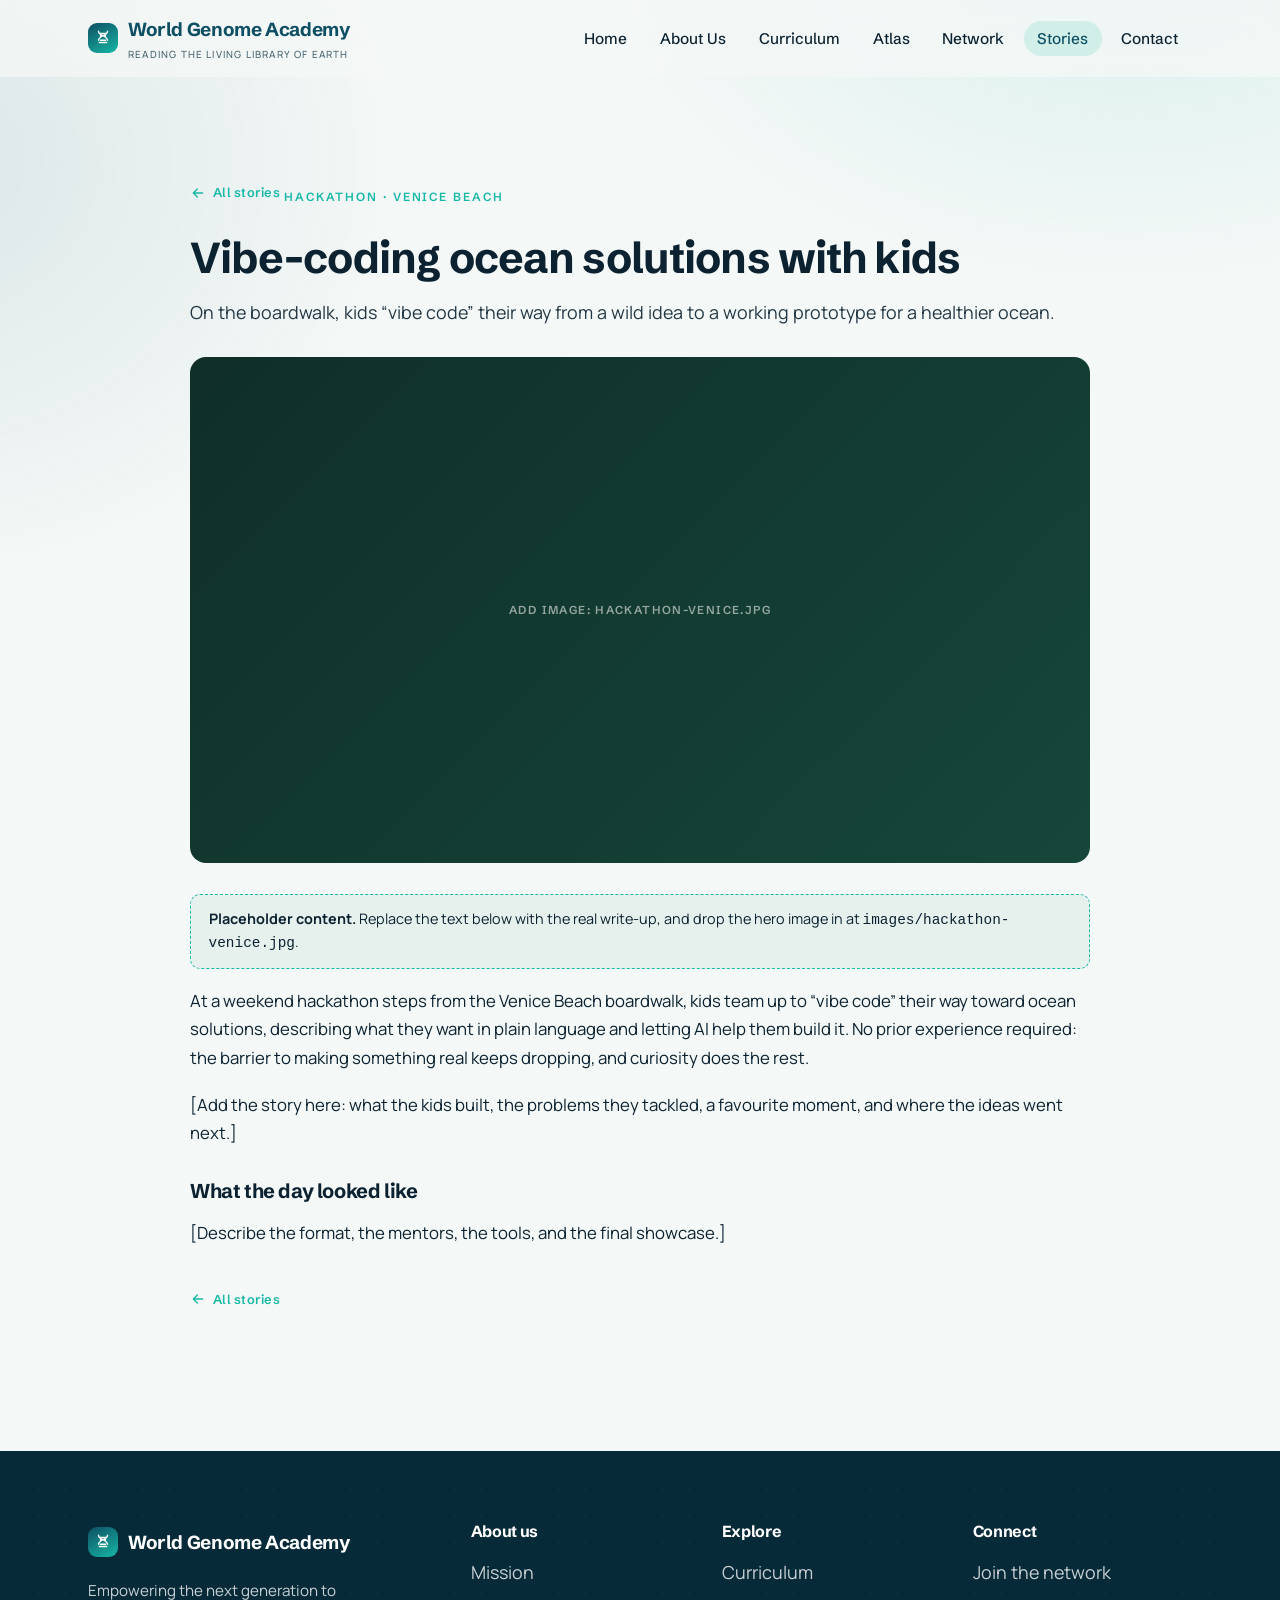
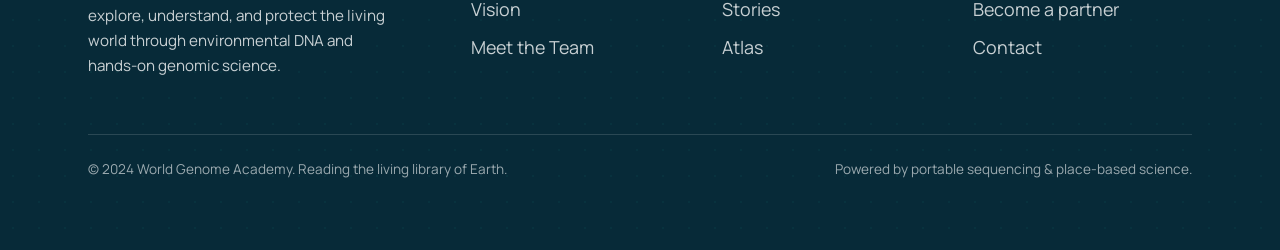
<file: story-hackathon-venice.html>
<!DOCTYPE html>
<html lang="en">
<head>
<meta charset="utf-8">
<meta name="viewport" content="width=device-width, initial-scale=1">
<title>Hackathon, Venice Beach · World Genome Academy</title>
<meta name="description" content="Placeholder page: a Venice Beach hackathon where kids vibe code their way to ocean solutions.">
<link rel="icon" href="data:image/svg+xml,<svg xmlns='http://www.w3.org/2000/svg' viewBox='0 0 100 100'><text y='.9em' font-size='90'>🧬</text></svg>">
<link rel="preconnect" href="https://fonts.googleapis.com">
<link rel="preconnect" href="https://fonts.gstatic.com" crossorigin>
<link href="https://fonts.googleapis.com/css2?family=Manrope:wght@400;500;600;700&family=Schibsted+Grotesk:wght@500;600;700&display=swap" rel="stylesheet">
<link rel="stylesheet" href="styles.css">
<style>
  .featured{align-items:stretch}
  .featured .split-media{aspect-ratio:auto}
  .featured-body{display:flex;flex-direction:column;justify-content:center}
  .tag{
    display:inline-flex;align-items:center;gap:.5rem;
    font-family:var(--font-display);font-weight:600;font-size:.74rem;
    letter-spacing:.16em;text-transform:uppercase;color:var(--accent);
    margin-bottom:1rem;
  }
  .card-meta{
    display:flex;align-items:center;gap:.55rem;
    font-family:var(--font-display);font-weight:600;
    font-size:.72rem;letter-spacing:.14em;text-transform:uppercase;
    color:var(--accent);margin-bottom:.7rem;
  }
  .card-meta span{width:22px;height:2px;background:var(--accent);display:inline-block}
  .quote-band{position:relative}
  .quote-mark{
    font-family:var(--font-display);font-size:clamp(5rem,12vw,9rem);
    line-height:.6;color:var(--accent);opacity:.5;display:block;margin-bottom:-.2em;
  }
  .quote-cite{margin-top:1.6rem;color:rgba(255,255,255,.78);font-size:.95rem}
  .quote-cite strong{color:#fff;font-family:var(--font-display)}
  .closing-cta{text-align:center}
  .closing-cta .hero-cta{justify-content:center}

  /* --- story media, galleries, specs --- */
  .story-media{
    position:relative;border-radius:16px;overflow:hidden;
    background:linear-gradient(135deg,#0f2f28,#16463a);
  }
  .story-media::before{
    content:attr(data-label);position:absolute;inset:0;z-index:0;
    display:flex;align-items:center;justify-content:center;
    padding:1rem;text-align:center;
    font-family:var(--font-display);font-weight:600;font-size:.72rem;
    letter-spacing:.12em;text-transform:uppercase;color:rgba(255,255,255,.55);
  }
  .story-media img{position:relative;z-index:1;display:block;width:100%;height:100%;object-fit:cover}
  .split .split-media.story-media{aspect-ratio:4/3}
  .featured .split-media.story-media{min-height:340px}

  .story-media.media-contain{background:#f4f1e9}
  .story-media.media-contain::before{color:rgba(20,60,50,.45)}
  .story-media.media-contain img{object-fit:contain;padding:.7rem}

  .story-gallery{display:grid;grid-template-columns:repeat(3,1fr);gap:.7rem;margin-top:1.5rem}
  .story-gallery.two{grid-template-columns:repeat(2,1fr)}
  .story-gallery figure{margin:0}
  .story-gallery .story-media{aspect-ratio:4/5}
  .story-gallery.two .story-media{aspect-ratio:4/3}
  .story-gallery figcaption{margin-top:.5rem;font-size:.8rem;line-height:1.35;opacity:.72}

  .spec-list{list-style:none;padding:0;margin:1.3rem 0 0;display:grid;gap:.6rem}
  .spec-list li{position:relative;padding-left:1.15rem;font-size:.98rem;line-height:1.45}
  .spec-list li::before{content:"";position:absolute;left:0;top:.55rem;width:8px;height:8px;border-radius:2px;background:var(--accent)}

  .byline{
    margin-top:1.4rem;font-family:var(--font-display);font-weight:600;
    font-size:.78rem;letter-spacing:.08em;text-transform:uppercase;color:var(--accent);
  }
  .callout{
    margin-top:1.5rem;padding:1.1rem 1.3rem;border-left:3px solid var(--accent);
    border-radius:0 12px 12px 0;background:rgba(20,140,110,.09);
    font-size:1rem;line-height:1.55;
  }

  .band-green .featured-body h2{color:#fff}
  .band-green .featured-body p{color:rgba(255,255,255,.86)}
  .band-green .story-gallery figcaption{color:rgba(255,255,255,.75)}
  .band-green .callout{background:rgba(255,255,255,.08);color:rgba(255,255,255,.9)}

  @media(max-width:720px){
    .story-gallery,.story-gallery.two{grid-template-columns:1fr 1fr}
    .story-gallery.two{grid-template-columns:1fr}
  }

  /* --- blog index cards --- */
  .story-grid{display:grid;grid-template-columns:repeat(3,1fr);gap:1.6rem;margin-top:.4rem}
  @media(max-width:980px){.story-grid{grid-template-columns:1fr 1fr}}
  @media(max-width:620px){.story-grid{grid-template-columns:1fr}}
  .story-link{display:flex;flex-direction:column;text-decoration:none;color:inherit;height:100%;transition:transform .18s ease,box-shadow .18s ease}
  .story-link:hover{transform:translateY(-5px)}
  .story-link .card-media{position:relative}
  .story-link .card-body{display:flex;flex-direction:column;flex:1}
  .card-ph{position:relative;aspect-ratio:4/3;background:linear-gradient(135deg,#0f2f28,#16463a);display:flex;align-items:center;justify-content:center;text-align:center;padding:1.2rem}
  .card-ph span{font-family:var(--font-display);font-weight:600;font-size:.72rem;letter-spacing:.12em;text-transform:uppercase;color:rgba(255,255,255,.6);line-height:1.6}
  .read-more{margin-top:auto;padding-top:1rem;font-family:var(--font-display);font-weight:600;font-size:.82rem;letter-spacing:.03em;color:var(--accent);display:inline-flex;align-items:center;gap:.4rem}
  .story-link:hover .read-more{gap:.7rem}
  .badge-draft{position:absolute;top:.8rem;left:.8rem;z-index:3;background:rgba(0,0,0,.55);color:#fff;font-family:var(--font-display);font-weight:600;font-size:.62rem;letter-spacing:.14em;text-transform:uppercase;padding:.35rem .6rem;border-radius:999px;backdrop-filter:blur(4px)}

  /* --- article (detail) pages --- */
  .article-wrap{max-width:900px;margin-inline:auto}
  .back-link{display:inline-flex;align-items:center;gap:.45rem;font-family:var(--font-display);font-weight:600;font-size:.8rem;letter-spacing:.02em;color:var(--accent);text-decoration:none;margin-bottom:1.4rem}
  .back-link:hover{gap:.72rem}
  .back-link svg{width:16px;height:16px}
  .article-title{margin:.5rem 0 0;font-size:clamp(1.9rem,4vw,2.7rem);line-height:1.12}
  .article-lead{margin-top:1rem;font-size:1.12rem;line-height:1.6;opacity:.9}
  .article-hero-media{border-radius:16px;overflow:hidden;margin:1.9rem 0;aspect-ratio:16/9;position:relative}
  .article-hero-media.tall{aspect-ratio:4/3}
  .article-hero-media.contain{background:#f4f1e9}
  .article-hero-media video,.article-hero-media img{width:100%;height:100%;object-fit:cover;display:block}
  .article-hero-media.contain img{object-fit:contain;padding:1rem}
  .article-body{font-size:1.05rem;line-height:1.7}
  .article-body p{margin:1.15rem 0}
  .article-body h3{font-family:var(--font-display);margin:2rem 0 .5rem;font-size:1.25rem}
  .draft-note{margin:0 0 1.6rem;padding:.8rem 1.1rem;border:1px dashed var(--accent);border-radius:10px;font-size:.9rem;line-height:1.5;background:rgba(20,140,110,.06)}
</style>
</head>
<body>
<!--ff:nav--><header class="site-header">
  <div class="wrap nav">
    <a class="brand" href="index.html" aria-label="World Genome Academy home">
      <span class="dna" aria-hidden="true">
        <svg viewBox="0 0 24 24" fill="none" stroke="currentColor" stroke-width="1.8" stroke-linecap="round">
          <path d="M6 3c0 6 12 6 12 12M18 3c0 6-12 6-12 12M7 6h10M7 18h10M8.5 9h7M8.5 15h7"/>
        </svg>
      </span>
      <span>World Genome Academy<small>Reading the living library of Earth</small></span>
    </a>
    <nav aria-label="Primary">
      <button class="nav-toggle" aria-expanded="false" aria-controls="nav-links" aria-label="Toggle menu">
        <svg class="bars" viewBox="0 0 24 24" fill="none" stroke="currentColor" stroke-width="2" stroke-linecap="round"><path d="M4 7h16M4 12h16M4 17h16"/></svg>
        <svg class="x" viewBox="0 0 24 24" fill="none" stroke="currentColor" stroke-width="2" stroke-linecap="round"><path d="M6 6l12 12M18 6L6 18"/></svg>
      </button>
      <ul class="nav-links" id="nav-links">
        <li><a href="index.html">Home</a></li>
        <li><a href="about-us.html">About Us</a></li>
        <li><a href="curriculum.html">Curriculum</a></li>
        <li><a href="atlas.html">Atlas</a></li>
        <li><a href="network.html">Network</a></li>
        <li><a href="stories.html" aria-current="page">Stories</a></li>
        <li><a href="contact.html">Contact</a></li>
      </ul>
    </nav>
  </div>
</header><!--/ff:nav-->

<main>
  <section class="section">
    <div class="wrap">
      <div class="article-wrap reveal">
        <a class="back-link" href="stories.html">
          <svg viewBox="0 0 24 24" fill="none" stroke="currentColor" stroke-width="2" stroke-linecap="round" aria-hidden="true"><path d="M19 12H5M11 18l-6-6 6-6"/></svg>
          All stories
        </a>
        <span class="tag">Hackathon · Venice Beach</span>
        <h1 class="article-title">Vibe-coding ocean solutions with kids</h1>
        <p class="article-lead">On the boardwalk, kids &ldquo;vibe code&rdquo; their way from a wild idea to a working prototype for a healthier ocean.</p>
        <div class="article-hero-media story-media" data-label="Add image: hackathon-venice.jpg"><span></span></div>
        <div class="article-body">
          <p class="draft-note"><strong>Placeholder content.</strong> Replace the text below with the real write-up, and drop the hero image in at <code>images/hackathon-venice.jpg</code>.</p>
          <p>At a weekend hackathon steps from the Venice Beach boardwalk, kids team up to &ldquo;vibe code&rdquo; their way toward ocean solutions, describing what they want in plain language and letting AI help them build it. No prior experience required: the barrier to making something real keeps dropping, and curiosity does the rest.</p>
          <p>[Add the story here: what the kids built, the problems they tackled, a favourite moment, and where the ideas went next.]</p>
          <h3>What the day looked like</h3>
          <p>[Describe the format, the mentors, the tools, and the final showcase.]</p>
        </div>
        <p style="margin-top:2.4rem"><a class="back-link" href="stories.html">
          <svg viewBox="0 0 24 24" fill="none" stroke="currentColor" stroke-width="2" stroke-linecap="round" aria-hidden="true"><path d="M19 12H5M11 18l-6-6 6-6"/></svg>
          All stories
        </a></p>
      </div>
    </div>
  </section>
</main>
<!--ff:footer--><footer class="site-footer">
  <div class="wrap">
    <div class="footer-grid">
      <div class="footer-brand">
        <a class="brand" href="index.html">
          <span class="dna" aria-hidden="true">
            <svg viewBox="0 0 24 24" fill="none" stroke="currentColor" stroke-width="1.8" stroke-linecap="round"><path d="M6 3c0 6 12 6 12 12M18 3c0 6-12 6-12 12M7 6h10M7 18h10M8.5 9h7M8.5 15h7"/></svg>
          </span>
          <span>World Genome Academy</span>
        </a>
        <p>Empowering the next generation to explore, understand, and protect the living world through environmental DNA and hands-on genomic science.</p>
      </div>
      <div>
        <h4>About us</h4>
        <a href="about-us.html">Mission</a>
        <a href="about-us.html">Vision</a>
        <a href="about-us.html">Meet the Team</a>
      </div>
      <div>
        <h4>Explore</h4>
        <a href="curriculum.html">Curriculum</a>
        <a href="stories.html">Stories</a>
        <a href="atlas.html">Atlas</a>
      </div>
      <div>
        <h4>Connect</h4>
        <a href="network.html">Join the network</a>
        <a href="contact.html">Become a partner</a>
        <a href="contact.html">Contact</a>
      </div>
    </div>
    <div class="footer-bottom">
      <span>© 2024 World Genome Academy. Reading the living library of Earth.</span>
      <span>Powered by portable sequencing &amp; place-based science.</span>
    </div>
  </div>
</footer><!--/ff:footer-->

<script src="script.js"></script>
</body>
</html>
</file>
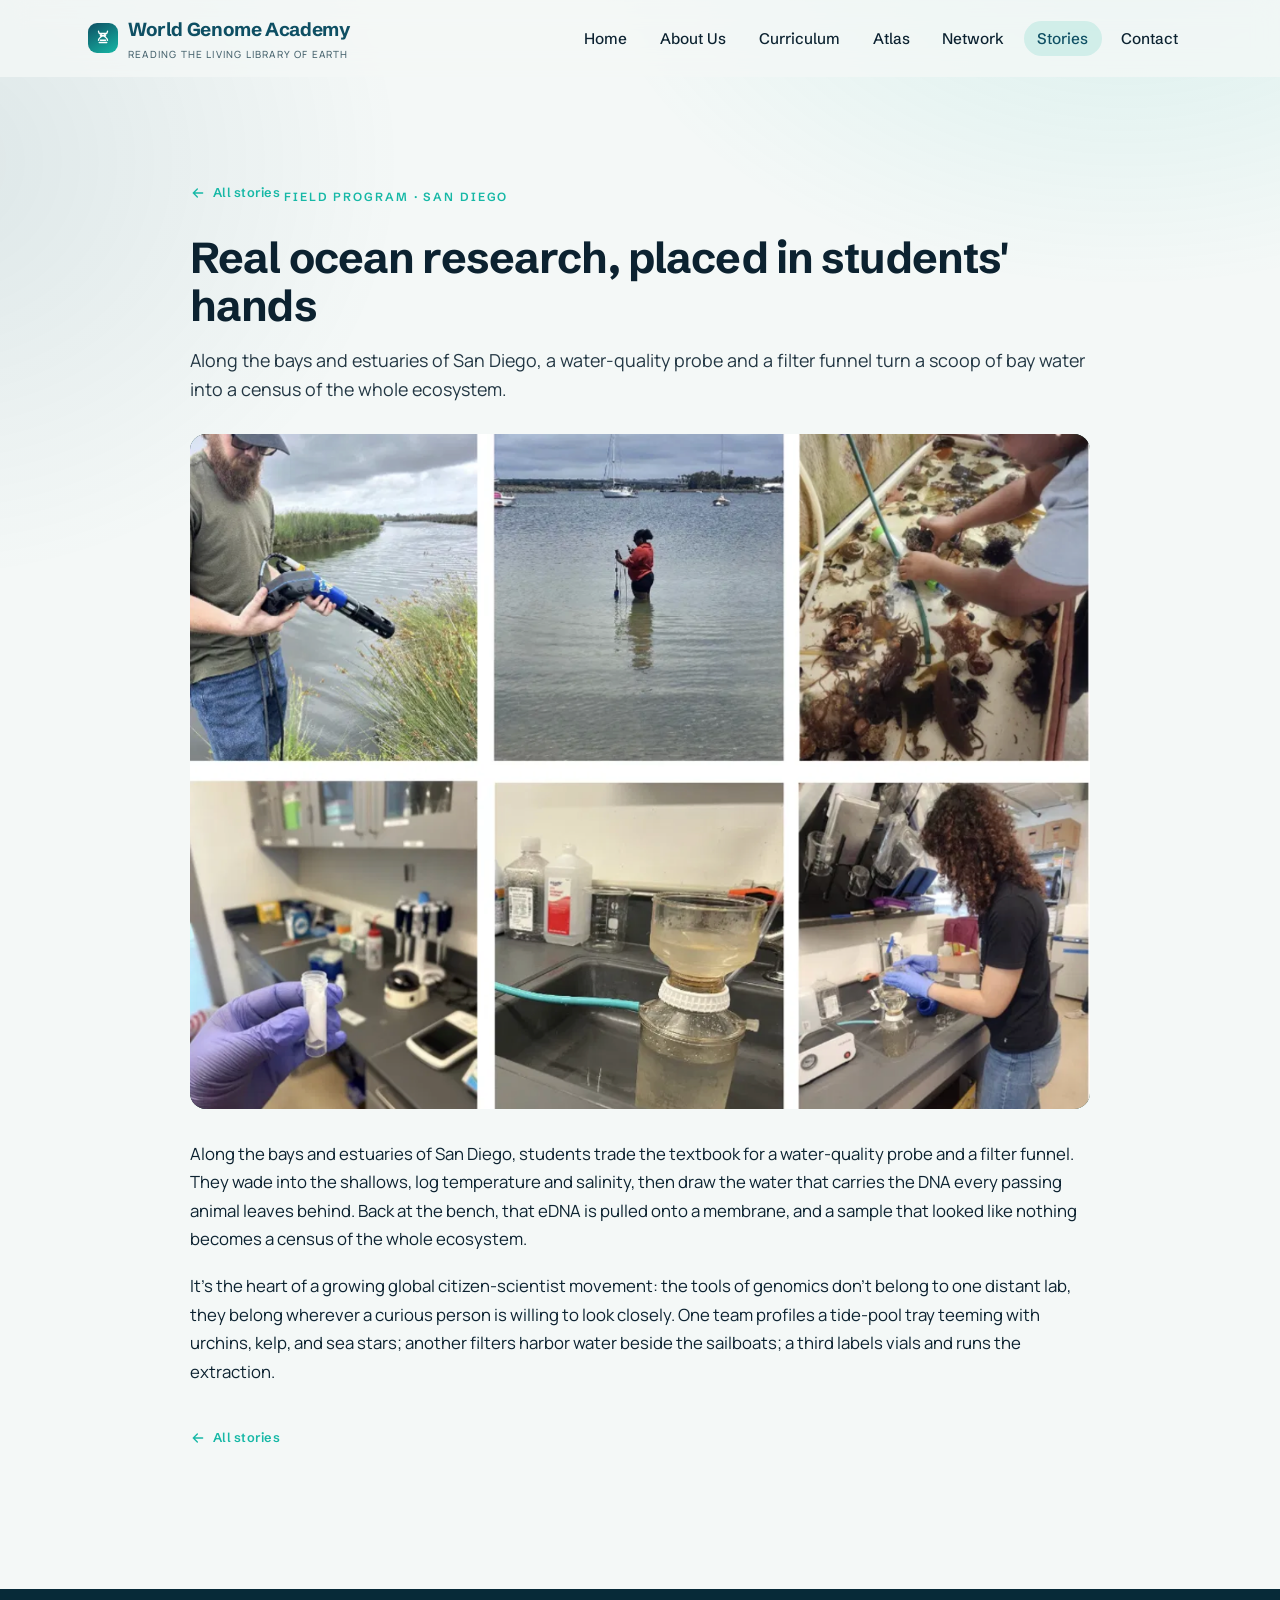
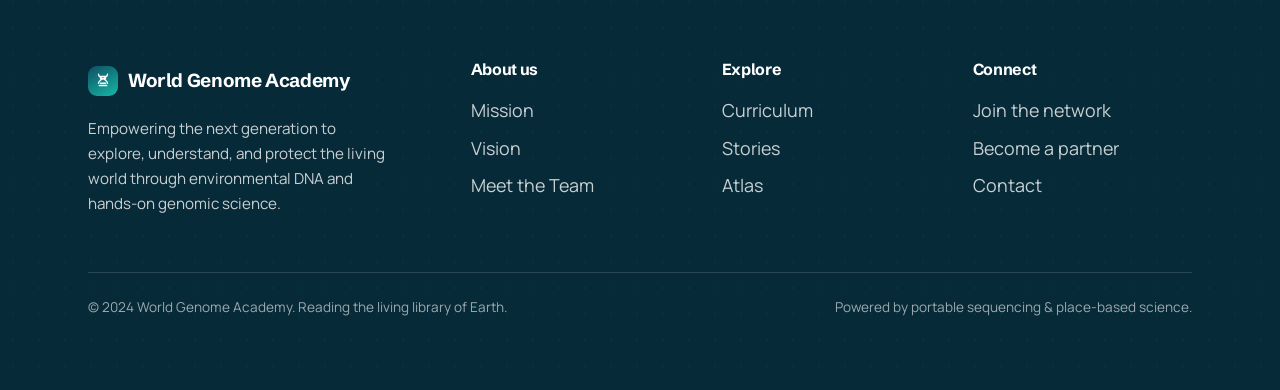
<file: story-san-diego.html>
<!DOCTYPE html>
<html lang="en">
<head>
<meta charset="utf-8">
<meta name="viewport" content="width=device-width, initial-scale=1">
<title>Field program, San Diego · World Genome Academy</title>
<meta name="description" content="Along the bays and estuaries of San Diego, students trade the textbook for a water-quality probe and turn a vial of bay water into a census of a whole ecosystem.">
<link rel="icon" href="data:image/svg+xml,<svg xmlns='http://www.w3.org/2000/svg' viewBox='0 0 100 100'><text y='.9em' font-size='90'>🧬</text></svg>">
<link rel="preconnect" href="https://fonts.googleapis.com">
<link rel="preconnect" href="https://fonts.gstatic.com" crossorigin>
<link href="https://fonts.googleapis.com/css2?family=Manrope:wght@400;500;600;700&family=Schibsted+Grotesk:wght@500;600;700&display=swap" rel="stylesheet">
<link rel="stylesheet" href="styles.css">
<style>
  .featured{align-items:stretch}
  .featured .split-media{aspect-ratio:auto}
  .featured-body{display:flex;flex-direction:column;justify-content:center}
  .tag{
    display:inline-flex;align-items:center;gap:.5rem;
    font-family:var(--font-display);font-weight:600;font-size:.74rem;
    letter-spacing:.16em;text-transform:uppercase;color:var(--accent);
    margin-bottom:1rem;
  }
  .card-meta{
    display:flex;align-items:center;gap:.55rem;
    font-family:var(--font-display);font-weight:600;
    font-size:.72rem;letter-spacing:.14em;text-transform:uppercase;
    color:var(--accent);margin-bottom:.7rem;
  }
  .card-meta span{width:22px;height:2px;background:var(--accent);display:inline-block}
  .quote-band{position:relative}
  .quote-mark{
    font-family:var(--font-display);font-size:clamp(5rem,12vw,9rem);
    line-height:.6;color:var(--accent);opacity:.5;display:block;margin-bottom:-.2em;
  }
  .quote-cite{margin-top:1.6rem;color:rgba(255,255,255,.78);font-size:.95rem}
  .quote-cite strong{color:#fff;font-family:var(--font-display)}
  .closing-cta{text-align:center}
  .closing-cta .hero-cta{justify-content:center}

  /* --- story media, galleries, specs --- */
  .story-media{
    position:relative;border-radius:16px;overflow:hidden;
    background:linear-gradient(135deg,#0f2f28,#16463a);
  }
  .story-media::before{
    content:attr(data-label);position:absolute;inset:0;z-index:0;
    display:flex;align-items:center;justify-content:center;
    padding:1rem;text-align:center;
    font-family:var(--font-display);font-weight:600;font-size:.72rem;
    letter-spacing:.12em;text-transform:uppercase;color:rgba(255,255,255,.55);
  }
  .story-media img{position:relative;z-index:1;display:block;width:100%;height:100%;object-fit:cover}
  .split .split-media.story-media{aspect-ratio:4/3}
  .featured .split-media.story-media{min-height:340px}

  .story-media.media-contain{background:#f4f1e9}
  .story-media.media-contain::before{color:rgba(20,60,50,.45)}
  .story-media.media-contain img{object-fit:contain;padding:.7rem}

  .story-gallery{display:grid;grid-template-columns:repeat(3,1fr);gap:.7rem;margin-top:1.5rem}
  .story-gallery.two{grid-template-columns:repeat(2,1fr)}
  .story-gallery figure{margin:0}
  .story-gallery .story-media{aspect-ratio:4/5}
  .story-gallery.two .story-media{aspect-ratio:4/3}
  .story-gallery figcaption{margin-top:.5rem;font-size:.8rem;line-height:1.35;opacity:.72}

  .spec-list{list-style:none;padding:0;margin:1.3rem 0 0;display:grid;gap:.6rem}
  .spec-list li{position:relative;padding-left:1.15rem;font-size:.98rem;line-height:1.45}
  .spec-list li::before{content:"";position:absolute;left:0;top:.55rem;width:8px;height:8px;border-radius:2px;background:var(--accent)}

  .byline{
    margin-top:1.4rem;font-family:var(--font-display);font-weight:600;
    font-size:.78rem;letter-spacing:.08em;text-transform:uppercase;color:var(--accent);
  }
  .callout{
    margin-top:1.5rem;padding:1.1rem 1.3rem;border-left:3px solid var(--accent);
    border-radius:0 12px 12px 0;background:rgba(20,140,110,.09);
    font-size:1rem;line-height:1.55;
  }

  .band-green .featured-body h2{color:#fff}
  .band-green .featured-body p{color:rgba(255,255,255,.86)}
  .band-green .story-gallery figcaption{color:rgba(255,255,255,.75)}
  .band-green .callout{background:rgba(255,255,255,.08);color:rgba(255,255,255,.9)}

  @media(max-width:720px){
    .story-gallery,.story-gallery.two{grid-template-columns:1fr 1fr}
    .story-gallery.two{grid-template-columns:1fr}
  }

  /* --- blog index cards --- */
  .story-grid{display:grid;grid-template-columns:repeat(3,1fr);gap:1.6rem;margin-top:.4rem}
  @media(max-width:980px){.story-grid{grid-template-columns:1fr 1fr}}
  @media(max-width:620px){.story-grid{grid-template-columns:1fr}}
  .story-link{display:flex;flex-direction:column;text-decoration:none;color:inherit;height:100%;transition:transform .18s ease,box-shadow .18s ease}
  .story-link:hover{transform:translateY(-5px)}
  .story-link .card-media{position:relative}
  .story-link .card-body{display:flex;flex-direction:column;flex:1}
  .card-ph{position:relative;aspect-ratio:4/3;background:linear-gradient(135deg,#0f2f28,#16463a);display:flex;align-items:center;justify-content:center;text-align:center;padding:1.2rem}
  .card-ph span{font-family:var(--font-display);font-weight:600;font-size:.72rem;letter-spacing:.12em;text-transform:uppercase;color:rgba(255,255,255,.6);line-height:1.6}
  .read-more{margin-top:auto;padding-top:1rem;font-family:var(--font-display);font-weight:600;font-size:.82rem;letter-spacing:.03em;color:var(--accent);display:inline-flex;align-items:center;gap:.4rem}
  .story-link:hover .read-more{gap:.7rem}
  .badge-draft{position:absolute;top:.8rem;left:.8rem;z-index:3;background:rgba(0,0,0,.55);color:#fff;font-family:var(--font-display);font-weight:600;font-size:.62rem;letter-spacing:.14em;text-transform:uppercase;padding:.35rem .6rem;border-radius:999px;backdrop-filter:blur(4px)}

  /* --- article (detail) pages --- */
  .article-wrap{max-width:900px;margin-inline:auto}
  .back-link{display:inline-flex;align-items:center;gap:.45rem;font-family:var(--font-display);font-weight:600;font-size:.8rem;letter-spacing:.02em;color:var(--accent);text-decoration:none;margin-bottom:1.4rem}
  .back-link:hover{gap:.72rem}
  .back-link svg{width:16px;height:16px}
  .article-title{margin:.5rem 0 0;font-size:clamp(1.9rem,4vw,2.7rem);line-height:1.12}
  .article-lead{margin-top:1rem;font-size:1.12rem;line-height:1.6;opacity:.9}
  .article-hero-media{border-radius:16px;overflow:hidden;margin:1.9rem 0;aspect-ratio:16/9;position:relative}
  .article-hero-media.tall{aspect-ratio:4/3}
  .article-hero-media.contain{background:#f4f1e9}
  .article-hero-media video,.article-hero-media img{width:100%;height:100%;object-fit:cover;display:block}
  .article-hero-media.contain img{object-fit:contain;padding:1rem}
  .article-body{font-size:1.05rem;line-height:1.7}
  .article-body p{margin:1.15rem 0}
  .article-body h3{font-family:var(--font-display);margin:2rem 0 .5rem;font-size:1.25rem}
  .draft-note{margin:0 0 1.6rem;padding:.8rem 1.1rem;border:1px dashed var(--accent);border-radius:10px;font-size:.9rem;line-height:1.5;background:rgba(20,140,110,.06)}
</style>
</head>
<body>
<!--ff:nav--><header class="site-header">
  <div class="wrap nav">
    <a class="brand" href="index.html" aria-label="World Genome Academy home">
      <span class="dna" aria-hidden="true">
        <svg viewBox="0 0 24 24" fill="none" stroke="currentColor" stroke-width="1.8" stroke-linecap="round">
          <path d="M6 3c0 6 12 6 12 12M18 3c0 6-12 6-12 12M7 6h10M7 18h10M8.5 9h7M8.5 15h7"/>
        </svg>
      </span>
      <span>World Genome Academy<small>Reading the living library of Earth</small></span>
    </a>
    <nav aria-label="Primary">
      <button class="nav-toggle" aria-expanded="false" aria-controls="nav-links" aria-label="Toggle menu">
        <svg class="bars" viewBox="0 0 24 24" fill="none" stroke="currentColor" stroke-width="2" stroke-linecap="round"><path d="M4 7h16M4 12h16M4 17h16"/></svg>
        <svg class="x" viewBox="0 0 24 24" fill="none" stroke="currentColor" stroke-width="2" stroke-linecap="round"><path d="M6 6l12 12M18 6L6 18"/></svg>
      </button>
      <ul class="nav-links" id="nav-links">
        <li><a href="index.html">Home</a></li>
        <li><a href="about-us.html">About Us</a></li>
        <li><a href="curriculum.html">Curriculum</a></li>
        <li><a href="atlas.html">Atlas</a></li>
        <li><a href="network.html">Network</a></li>
        <li><a href="stories.html" aria-current="page">Stories</a></li>
        <li><a href="contact.html">Contact</a></li>
      </ul>
    </nav>
  </div>
</header><!--/ff:nav-->

<main>
  <section class="section">
    <div class="wrap">
      <div class="article-wrap reveal">
        <a class="back-link" href="stories.html">
          <svg viewBox="0 0 24 24" fill="none" stroke="currentColor" stroke-width="2" stroke-linecap="round" aria-hidden="true"><path d="M19 12H5M11 18l-6-6 6-6"/></svg>
          All stories
        </a>
        <span class="tag">Field program · San Diego</span>
        <h1 class="article-title">Real ocean research, placed in students' hands</h1>
        <p class="article-lead">Along the bays and estuaries of San Diego, a water-quality probe and a filter funnel turn a scoop of bay water into a census of the whole ecosystem.</p>
        <div class="article-hero-media tall story-media" data-label="Add image: sandiego-wading.jpg"><img src="images/sandiego-wading.jpg" alt="Student wading into a San Diego bay with sampling equipment, moored sailboats behind" loading="eager" onerror="this.style.opacity=0"></div>
        <div class="article-body">
          <p>Along the bays and estuaries of San Diego, students trade the textbook for a water-quality probe and a filter funnel. They wade into the shallows, log temperature and salinity, then draw the water that carries the DNA every passing animal leaves behind. Back at the bench, that eDNA is pulled onto a membrane, and a sample that looked like nothing becomes a census of the whole ecosystem.</p>
          <p>It's the heart of a growing global citizen-scientist movement: the tools of genomics don't belong to one distant lab, they belong wherever a curious person is willing to look closely. One team profiles a tide-pool tray teeming with urchins, kelp, and sea stars; another filters harbor water beside the sailboats; a third labels vials and runs the extraction.</p>
        </div>
        <p style="margin-top:2.4rem"><a class="back-link" href="stories.html">
          <svg viewBox="0 0 24 24" fill="none" stroke="currentColor" stroke-width="2" stroke-linecap="round" aria-hidden="true"><path d="M19 12H5M11 18l-6-6 6-6"/></svg>
          All stories
        </a></p>
      </div>
    </div>
  </section>
</main>
<!--ff:footer--><footer class="site-footer">
  <div class="wrap">
    <div class="footer-grid">
      <div class="footer-brand">
        <a class="brand" href="index.html">
          <span class="dna" aria-hidden="true">
            <svg viewBox="0 0 24 24" fill="none" stroke="currentColor" stroke-width="1.8" stroke-linecap="round"><path d="M6 3c0 6 12 6 12 12M18 3c0 6-12 6-12 12M7 6h10M7 18h10M8.5 9h7M8.5 15h7"/></svg>
          </span>
          <span>World Genome Academy</span>
        </a>
        <p>Empowering the next generation to explore, understand, and protect the living world through environmental DNA and hands-on genomic science.</p>
      </div>
      <div>
        <h4>About us</h4>
        <a href="about-us.html">Mission</a>
        <a href="about-us.html">Vision</a>
        <a href="about-us.html">Meet the Team</a>
      </div>
      <div>
        <h4>Explore</h4>
        <a href="curriculum.html">Curriculum</a>
        <a href="stories.html">Stories</a>
        <a href="atlas.html">Atlas</a>
      </div>
      <div>
        <h4>Connect</h4>
        <a href="network.html">Join the network</a>
        <a href="contact.html">Become a partner</a>
        <a href="contact.html">Contact</a>
      </div>
    </div>
    <div class="footer-bottom">
      <span>© 2024 World Genome Academy. Reading the living library of Earth.</span>
      <span>Powered by portable sequencing &amp; place-based science.</span>
    </div>
  </div>
</footer><!--/ff:footer-->

<script src="script.js"></script>
</body>
</html>
</file>
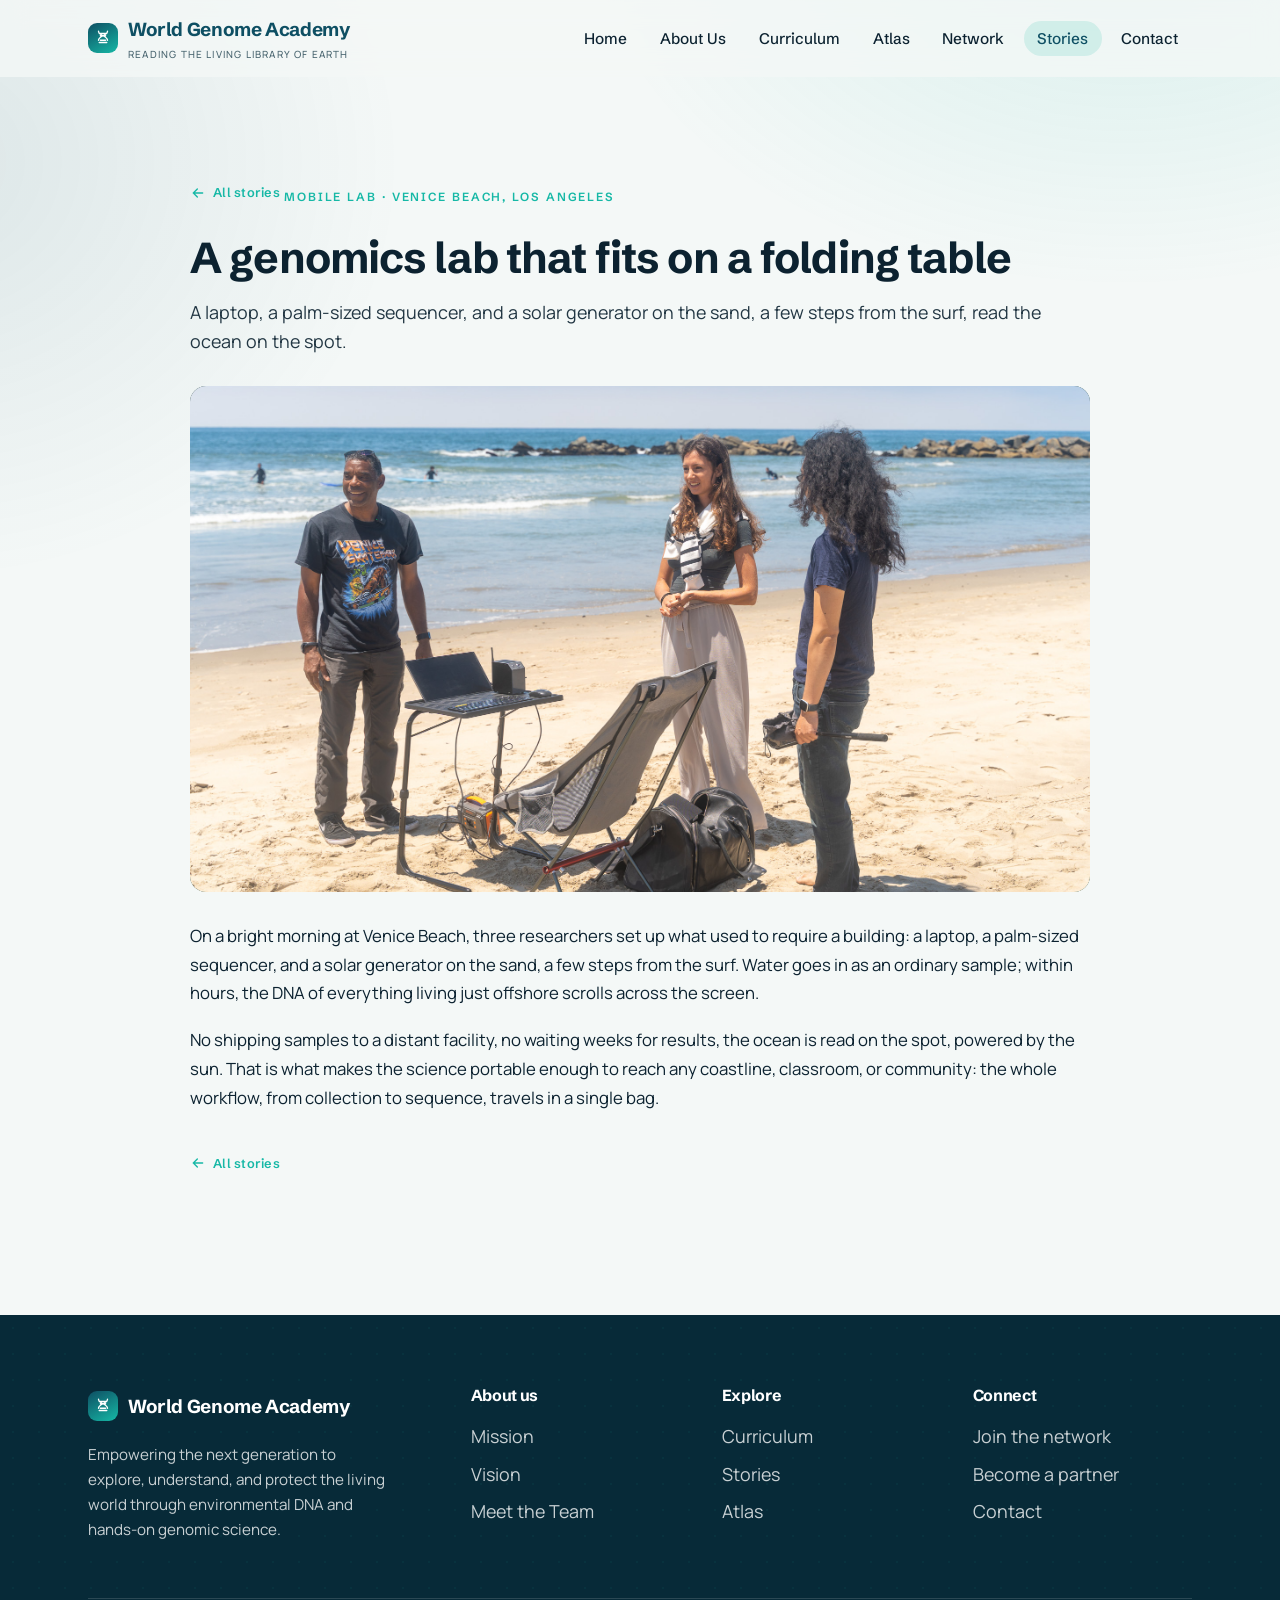
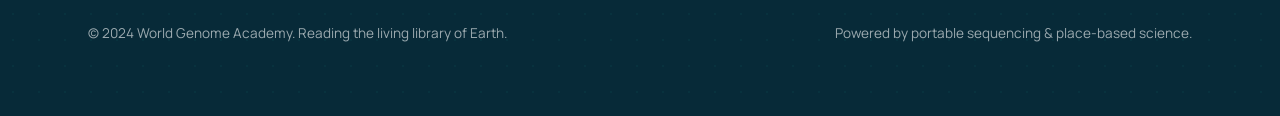
<file: story-venice-mobile-lab.html>
<!DOCTYPE html>
<html lang="en">
<head>
<meta charset="utf-8">
<meta name="viewport" content="width=device-width, initial-scale=1">
<title>Mobile lab, Venice Beach · World Genome Academy</title>
<meta name="description" content="A laptop, a palm-sized sequencer, and a solar generator on the sand read the ocean on the spot, a few steps from the surf at Venice Beach.">
<link rel="icon" href="data:image/svg+xml,<svg xmlns='http://www.w3.org/2000/svg' viewBox='0 0 100 100'><text y='.9em' font-size='90'>🧬</text></svg>">
<link rel="preconnect" href="https://fonts.googleapis.com">
<link rel="preconnect" href="https://fonts.gstatic.com" crossorigin>
<link href="https://fonts.googleapis.com/css2?family=Manrope:wght@400;500;600;700&family=Schibsted+Grotesk:wght@500;600;700&display=swap" rel="stylesheet">
<link rel="stylesheet" href="styles.css">
<style>
  .featured{align-items:stretch}
  .featured .split-media{aspect-ratio:auto}
  .featured-body{display:flex;flex-direction:column;justify-content:center}
  .tag{
    display:inline-flex;align-items:center;gap:.5rem;
    font-family:var(--font-display);font-weight:600;font-size:.74rem;
    letter-spacing:.16em;text-transform:uppercase;color:var(--accent);
    margin-bottom:1rem;
  }
  .card-meta{
    display:flex;align-items:center;gap:.55rem;
    font-family:var(--font-display);font-weight:600;
    font-size:.72rem;letter-spacing:.14em;text-transform:uppercase;
    color:var(--accent);margin-bottom:.7rem;
  }
  .card-meta span{width:22px;height:2px;background:var(--accent);display:inline-block}
  .quote-band{position:relative}
  .quote-mark{
    font-family:var(--font-display);font-size:clamp(5rem,12vw,9rem);
    line-height:.6;color:var(--accent);opacity:.5;display:block;margin-bottom:-.2em;
  }
  .quote-cite{margin-top:1.6rem;color:rgba(255,255,255,.78);font-size:.95rem}
  .quote-cite strong{color:#fff;font-family:var(--font-display)}
  .closing-cta{text-align:center}
  .closing-cta .hero-cta{justify-content:center}

  /* --- story media, galleries, specs --- */
  .story-media{
    position:relative;border-radius:16px;overflow:hidden;
    background:linear-gradient(135deg,#0f2f28,#16463a);
  }
  .story-media::before{
    content:attr(data-label);position:absolute;inset:0;z-index:0;
    display:flex;align-items:center;justify-content:center;
    padding:1rem;text-align:center;
    font-family:var(--font-display);font-weight:600;font-size:.72rem;
    letter-spacing:.12em;text-transform:uppercase;color:rgba(255,255,255,.55);
  }
  .story-media img{position:relative;z-index:1;display:block;width:100%;height:100%;object-fit:cover}
  .split .split-media.story-media{aspect-ratio:4/3}
  .featured .split-media.story-media{min-height:340px}

  .story-media.media-contain{background:#f4f1e9}
  .story-media.media-contain::before{color:rgba(20,60,50,.45)}
  .story-media.media-contain img{object-fit:contain;padding:.7rem}

  .story-gallery{display:grid;grid-template-columns:repeat(3,1fr);gap:.7rem;margin-top:1.5rem}
  .story-gallery.two{grid-template-columns:repeat(2,1fr)}
  .story-gallery figure{margin:0}
  .story-gallery .story-media{aspect-ratio:4/5}
  .story-gallery.two .story-media{aspect-ratio:4/3}
  .story-gallery figcaption{margin-top:.5rem;font-size:.8rem;line-height:1.35;opacity:.72}

  .spec-list{list-style:none;padding:0;margin:1.3rem 0 0;display:grid;gap:.6rem}
  .spec-list li{position:relative;padding-left:1.15rem;font-size:.98rem;line-height:1.45}
  .spec-list li::before{content:"";position:absolute;left:0;top:.55rem;width:8px;height:8px;border-radius:2px;background:var(--accent)}

  .byline{
    margin-top:1.4rem;font-family:var(--font-display);font-weight:600;
    font-size:.78rem;letter-spacing:.08em;text-transform:uppercase;color:var(--accent);
  }
  .callout{
    margin-top:1.5rem;padding:1.1rem 1.3rem;border-left:3px solid var(--accent);
    border-radius:0 12px 12px 0;background:rgba(20,140,110,.09);
    font-size:1rem;line-height:1.55;
  }

  .band-green .featured-body h2{color:#fff}
  .band-green .featured-body p{color:rgba(255,255,255,.86)}
  .band-green .story-gallery figcaption{color:rgba(255,255,255,.75)}
  .band-green .callout{background:rgba(255,255,255,.08);color:rgba(255,255,255,.9)}

  @media(max-width:720px){
    .story-gallery,.story-gallery.two{grid-template-columns:1fr 1fr}
    .story-gallery.two{grid-template-columns:1fr}
  }

  /* --- blog index cards --- */
  .story-grid{display:grid;grid-template-columns:repeat(3,1fr);gap:1.6rem;margin-top:.4rem}
  @media(max-width:980px){.story-grid{grid-template-columns:1fr 1fr}}
  @media(max-width:620px){.story-grid{grid-template-columns:1fr}}
  .story-link{display:flex;flex-direction:column;text-decoration:none;color:inherit;height:100%;transition:transform .18s ease,box-shadow .18s ease}
  .story-link:hover{transform:translateY(-5px)}
  .story-link .card-media{position:relative}
  .story-link .card-body{display:flex;flex-direction:column;flex:1}
  .card-ph{position:relative;aspect-ratio:4/3;background:linear-gradient(135deg,#0f2f28,#16463a);display:flex;align-items:center;justify-content:center;text-align:center;padding:1.2rem}
  .card-ph span{font-family:var(--font-display);font-weight:600;font-size:.72rem;letter-spacing:.12em;text-transform:uppercase;color:rgba(255,255,255,.6);line-height:1.6}
  .read-more{margin-top:auto;padding-top:1rem;font-family:var(--font-display);font-weight:600;font-size:.82rem;letter-spacing:.03em;color:var(--accent);display:inline-flex;align-items:center;gap:.4rem}
  .story-link:hover .read-more{gap:.7rem}
  .badge-draft{position:absolute;top:.8rem;left:.8rem;z-index:3;background:rgba(0,0,0,.55);color:#fff;font-family:var(--font-display);font-weight:600;font-size:.62rem;letter-spacing:.14em;text-transform:uppercase;padding:.35rem .6rem;border-radius:999px;backdrop-filter:blur(4px)}

  /* --- article (detail) pages --- */
  .article-wrap{max-width:900px;margin-inline:auto}
  .back-link{display:inline-flex;align-items:center;gap:.45rem;font-family:var(--font-display);font-weight:600;font-size:.8rem;letter-spacing:.02em;color:var(--accent);text-decoration:none;margin-bottom:1.4rem}
  .back-link:hover{gap:.72rem}
  .back-link svg{width:16px;height:16px}
  .article-title{margin:.5rem 0 0;font-size:clamp(1.9rem,4vw,2.7rem);line-height:1.12}
  .article-lead{margin-top:1rem;font-size:1.12rem;line-height:1.6;opacity:.9}
  .article-hero-media{border-radius:16px;overflow:hidden;margin:1.9rem 0;aspect-ratio:16/9;position:relative}
  .article-hero-media.tall{aspect-ratio:4/3}
  .article-hero-media.contain{background:#f4f1e9}
  .article-hero-media video,.article-hero-media img{width:100%;height:100%;object-fit:cover;display:block}
  .article-hero-media.contain img{object-fit:contain;padding:1rem}
  .article-body{font-size:1.05rem;line-height:1.7}
  .article-body p{margin:1.15rem 0}
  .article-body h3{font-family:var(--font-display);margin:2rem 0 .5rem;font-size:1.25rem}
  .draft-note{margin:0 0 1.6rem;padding:.8rem 1.1rem;border:1px dashed var(--accent);border-radius:10px;font-size:.9rem;line-height:1.5;background:rgba(20,140,110,.06)}
</style>
</head>
<body>
<!--ff:nav--><header class="site-header">
  <div class="wrap nav">
    <a class="brand" href="index.html" aria-label="World Genome Academy home">
      <span class="dna" aria-hidden="true">
        <svg viewBox="0 0 24 24" fill="none" stroke="currentColor" stroke-width="1.8" stroke-linecap="round">
          <path d="M6 3c0 6 12 6 12 12M18 3c0 6-12 6-12 12M7 6h10M7 18h10M8.5 9h7M8.5 15h7"/>
        </svg>
      </span>
      <span>World Genome Academy<small>Reading the living library of Earth</small></span>
    </a>
    <nav aria-label="Primary">
      <button class="nav-toggle" aria-expanded="false" aria-controls="nav-links" aria-label="Toggle menu">
        <svg class="bars" viewBox="0 0 24 24" fill="none" stroke="currentColor" stroke-width="2" stroke-linecap="round"><path d="M4 7h16M4 12h16M4 17h16"/></svg>
        <svg class="x" viewBox="0 0 24 24" fill="none" stroke="currentColor" stroke-width="2" stroke-linecap="round"><path d="M6 6l12 12M18 6L6 18"/></svg>
      </button>
      <ul class="nav-links" id="nav-links">
        <li><a href="index.html">Home</a></li>
        <li><a href="about-us.html">About Us</a></li>
        <li><a href="curriculum.html">Curriculum</a></li>
        <li><a href="atlas.html">Atlas</a></li>
        <li><a href="network.html">Network</a></li>
        <li><a href="stories.html" aria-current="page">Stories</a></li>
        <li><a href="contact.html">Contact</a></li>
      </ul>
    </nav>
  </div>
</header><!--/ff:nav-->

<main>
  <section class="section">
    <div class="wrap">
      <div class="article-wrap reveal">
        <a class="back-link" href="stories.html">
          <svg viewBox="0 0 24 24" fill="none" stroke="currentColor" stroke-width="2" stroke-linecap="round" aria-hidden="true"><path d="M19 12H5M11 18l-6-6 6-6"/></svg>
          All stories
        </a>
        <span class="tag">Mobile lab · Venice Beach, Los Angeles</span>
        <h1 class="article-title">A genomics lab that fits on a folding table</h1>
        <p class="article-lead">A laptop, a palm-sized sequencer, and a solar generator on the sand, a few steps from the surf, read the ocean on the spot.</p>
        <div class="article-hero-media story-media" data-label="Add image: venice-biomonitoring.jpg"><img src="images/venice-biomonitoring.jpg" alt="Three researchers running a solar-powered DNA sequencing station on the sand at Venice Beach" loading="eager" onerror="this.style.opacity=0"></div>
        <div class="article-body">
          <p>On a bright morning at Venice Beach, three researchers set up what used to require a building: a laptop, a palm-sized sequencer, and a solar generator on the sand, a few steps from the surf. Water goes in as an ordinary sample; within hours, the DNA of everything living just offshore scrolls across the screen.</p>
          <p>No shipping samples to a distant facility, no waiting weeks for results, the ocean is read on the spot, powered by the sun. That is what makes the science portable enough to reach any coastline, classroom, or community: the whole workflow, from collection to sequence, travels in a single bag.</p>
        </div>
        <p style="margin-top:2.4rem"><a class="back-link" href="stories.html">
          <svg viewBox="0 0 24 24" fill="none" stroke="currentColor" stroke-width="2" stroke-linecap="round" aria-hidden="true"><path d="M19 12H5M11 18l-6-6 6-6"/></svg>
          All stories
        </a></p>
      </div>
    </div>
  </section>
</main>
<!--ff:footer--><footer class="site-footer">
  <div class="wrap">
    <div class="footer-grid">
      <div class="footer-brand">
        <a class="brand" href="index.html">
          <span class="dna" aria-hidden="true">
            <svg viewBox="0 0 24 24" fill="none" stroke="currentColor" stroke-width="1.8" stroke-linecap="round"><path d="M6 3c0 6 12 6 12 12M18 3c0 6-12 6-12 12M7 6h10M7 18h10M8.5 9h7M8.5 15h7"/></svg>
          </span>
          <span>World Genome Academy</span>
        </a>
        <p>Empowering the next generation to explore, understand, and protect the living world through environmental DNA and hands-on genomic science.</p>
      </div>
      <div>
        <h4>About us</h4>
        <a href="about-us.html">Mission</a>
        <a href="about-us.html">Vision</a>
        <a href="about-us.html">Meet the Team</a>
      </div>
      <div>
        <h4>Explore</h4>
        <a href="curriculum.html">Curriculum</a>
        <a href="stories.html">Stories</a>
        <a href="atlas.html">Atlas</a>
      </div>
      <div>
        <h4>Connect</h4>
        <a href="network.html">Join the network</a>
        <a href="contact.html">Become a partner</a>
        <a href="contact.html">Contact</a>
      </div>
    </div>
    <div class="footer-bottom">
      <span>© 2024 World Genome Academy. Reading the living library of Earth.</span>
      <span>Powered by portable sequencing &amp; place-based science.</span>
    </div>
  </div>
</footer><!--/ff:footer-->

<script src="script.js"></script>
</body>
</html>
</file>
<file: styles.css>
/* World Genome Academy - shared design system */

:root{
  --bg:#f4f8f7;
  --surface:#ffffff;
  --text:#0c2230;
  --muted:#4a6670;
  --primary:#0e4f63;
  --accent:#16b8a6;
  --radius:14px;
  --font-display:"Schibsted Grotesk",system-ui,sans-serif;
  --font-body:"Manrope",system-ui,sans-serif;

  --deep:#072a38;
  --maxw:1180px;
  --gut:clamp(1.1rem,4vw,2.4rem);
  --shadow:0 18px 50px -24px rgba(7,42,56,.45);
  --shadow-hard:14px 14px 0 rgba(14,79,99,.10);
}

*,*::before,*::after{box-sizing:border-box}
html{scroll-behavior:smooth}
@media (prefers-reduced-motion:reduce){html{scroll-behavior:auto}}

body{
  margin:0;
  background:var(--bg);
  color:var(--text);
  font-family:var(--font-body);
  font-size:clamp(1rem,.96rem + .25vw,1.12rem);
  line-height:1.65;
  -webkit-font-smoothing:antialiased;
  overflow-x:hidden;
}

/* atmospheric base texture */
body::before{
  content:"";
  position:fixed;
  inset:0;
  z-index:-1;
  pointer-events:none;
  background:
    radial-gradient(900px 600px at 88% -8%, rgba(22,184,166,.12), transparent 60%),
    radial-gradient(800px 700px at -6% 18%, rgba(14,79,99,.10), transparent 60%);
}

img{display:block;max-width:100%;height:auto}
a{color:inherit;text-decoration:none}

h1,h2,h3,h4{
  font-family:var(--font-display);
  line-height:1.05;
  font-weight:700;
  letter-spacing:-.02em;
  margin:0 0 .5em;
}
h1{font-size:clamp(2.4rem,5.6vw,4.5rem)}
h2{font-size:clamp(1.9rem,3.8vw,3rem)}
h3{font-size:clamp(1.2rem,2vw,1.5rem)}
p{margin:0 0 1rem}

.wrap{max-width:var(--maxw);margin-inline:auto;padding-inline:var(--gut)}
.section{padding-block:clamp(3.5rem,8vw,7rem)}
.eyebrow{
  font-family:var(--font-display);
  text-transform:uppercase;
  letter-spacing:.26em;
  font-size:.72rem;
  font-weight:600;
  color:var(--accent);
  display:inline-flex;
  align-items:center;
  gap:.6rem;
  margin:0 0 1.1rem;
}
.eyebrow::before{
  content:"";
  width:30px;height:2px;
  background:var(--accent);
  display:inline-block;
}
.lead{font-size:clamp(1.1rem,1.6vw,1.35rem);color:var(--muted);max-width:60ch}

/* ---------- Buttons ---------- */
.btn{
  display:inline-flex;align-items:center;gap:.55rem;
  font-family:var(--font-display);
  font-weight:600;
  font-size:.98rem;
  padding:.85rem 1.5rem;
  border-radius:999px;
  border:2px solid transparent;
  cursor:pointer;
  transition:transform .25s ease,box-shadow .25s ease,background .25s ease,color .25s ease;
}
.btn svg{width:1.05em;height:1.05em}
.btn-primary{background:var(--accent);color:var(--deep)}
.btn-primary:hover{transform:translateY(-2px);box-shadow:0 14px 30px -10px rgba(22,184,166,.6)}
.btn-ghost{border-color:rgba(255,255,255,.55);color:#fff}
.btn-ghost:hover{background:rgba(255,255,255,.12);transform:translateY(-2px)}
.btn-outline{border-color:var(--primary);color:var(--primary)}
.btn-outline:hover{background:var(--primary);color:#fff;transform:translateY(-2px)}

/* ---------- Header ---------- */
.site-header{
  position:sticky;top:0;z-index:60;
  background:rgba(244,248,247,.78);
  backdrop-filter:blur(12px);
  border-bottom:1px solid transparent;
  transition:border-color .3s ease,background .3s ease,box-shadow .3s ease;
}
.site-header.scrolled{
  border-color:rgba(14,79,99,.12);
  box-shadow:0 10px 30px -22px rgba(7,42,56,.6);
}
.nav{
  display:flex;align-items:center;justify-content:space-between;
  gap:1rem;
  padding-block:.9rem;
}
.brand{
  display:inline-flex;align-items:center;gap:.6rem;
  font-family:var(--font-display);
  font-weight:700;
  letter-spacing:-.02em;
  font-size:1.18rem;
  color:var(--primary);
}
.brand .dna{
  width:30px;height:30px;flex:none;
  display:grid;place-items:center;
  border-radius:9px;
  background:linear-gradient(150deg,var(--primary),var(--accent));
  color:#fff;
}
.brand .dna svg{width:18px;height:18px}
.brand small{display:block;font-family:var(--font-body);font-weight:500;font-size:.62rem;letter-spacing:.12em;text-transform:uppercase;color:var(--muted)}

.nav-links{
  display:flex;align-items:center;gap:.35rem;
  list-style:none;margin:0;padding:0;
}
.nav-links a{
  font-family:var(--font-display);
  font-weight:500;
  font-size:.96rem;
  padding:.5rem .85rem;
  border-radius:999px;
  color:var(--text);
  position:relative;
  transition:color .2s ease,background .2s ease;
}
.nav-links a:hover{color:var(--primary)}
.nav-links a[aria-current="page"]{color:var(--primary);background:rgba(22,184,166,.14)}

.nav-toggle{
  display:none;
  background:none;border:0;cursor:pointer;
  width:44px;height:44px;border-radius:10px;
  color:var(--primary);
}
.nav-toggle svg{width:26px;height:26px}
.nav-toggle .x{display:none}
.nav-toggle[aria-expanded="true"] .x{display:block}
.nav-toggle[aria-expanded="true"] .bars{display:none}

@media (max-width:880px){
  .nav-toggle{display:grid;place-items:center}
  .nav-links{
    position:absolute;top:100%;left:0;right:0;
    flex-direction:column;align-items:stretch;
    gap:.2rem;
    background:var(--surface);
    padding:1rem var(--gut) 1.6rem;
    border-bottom:1px solid rgba(14,79,99,.12);
    box-shadow:var(--shadow);
    transform:translateY(-12px);
    opacity:0;visibility:hidden;
    transition:opacity .25s ease,transform .25s ease,visibility .25s;
  }
  .js .nav-links{visibility:hidden}
  .nav-links.open{opacity:1;visibility:visible;transform:translateY(0)}
  .nav-links a{padding:.85rem 1rem;font-size:1.05rem}
}

/* ---------- Hero (shared) ---------- */
.hero{
  position:relative;
  min-height:clamp(560px,86vh,820px);
  display:flex;align-items:flex-end;
  color:#fff;
  overflow:hidden;
}
.hero-media{position:absolute;inset:0;z-index:-2}
.hero-media img{width:100%;height:100%;object-fit:cover}
.hero::after{
  content:"";position:absolute;inset:0;z-index:-1;
  background:linear-gradient(180deg,rgba(7,42,56,.25) 0%,rgba(7,42,56,.55) 55%,rgba(7,42,56,.88) 100%);
}
.hero-inner{padding-block:clamp(2.5rem,7vw,5rem);max-width:48rem}
.hero h1{margin-bottom:.4em}
.hero p{color:rgba(255,255,255,.86);font-size:clamp(1.05rem,1.7vw,1.35rem);max-width:46ch}
.hero .eyebrow{color:var(--accent)}
.hero-cta{display:flex;flex-wrap:wrap;gap:.9rem;margin-top:1.8rem}

/* ---------- Reveal ---------- */
.js .reveal{opacity:0;transform:translateY(26px);transition:opacity .7s ease,transform .7s ease}
.js .reveal.in{opacity:1;transform:none}
.js .reveal.d1{transition-delay:.08s}
.js .reveal.d2{transition-delay:.16s}
.js .reveal.d3{transition-delay:.24s}
.js .reveal.d4{transition-delay:.32s}
@media (prefers-reduced-motion:reduce){
  .js .reveal{opacity:1;transform:none;transition:none}
}

/* ---------- Cards (shared) ---------- */
.card{
  background:var(--surface);
  border-radius:var(--radius);
  overflow:hidden;
  border:1px solid rgba(14,79,99,.10);
  box-shadow:var(--shadow);
  display:flex;flex-direction:column;
  transition:transform .3s ease,box-shadow .3s ease;
}
.card:hover{transform:translateY(-5px);box-shadow:0 26px 60px -28px rgba(7,42,56,.5)}
.card-media{position:relative;aspect-ratio:1/1;overflow:hidden}
.card-media img{width:100%;height:100%;object-fit:cover;transition:transform .6s ease}
.card:hover .card-media img{transform:scale(1.06)}
.card-body{padding:1.3rem 1.4rem 1.6rem}
.card-body h3{margin-bottom:.4rem}
.card-body p{color:var(--muted);margin:0;font-size:.98rem}
.card-num{
  position:absolute;top:.6rem;left:.9rem;z-index:2;
  font-family:var(--font-display);font-weight:700;
  font-size:2.6rem;color:rgba(255,255,255,.92);
  text-shadow:0 4px 18px rgba(7,42,56,.5);
  line-height:1;
}

/* CSS placeholder figure (signature DNA motif) */
.ph-figure{
  position:relative;width:100%;height:100%;
  background:
    radial-gradient(120% 120% at 20% 10%, rgba(22,184,166,.30), transparent 55%),
    linear-gradient(150deg,var(--primary),var(--deep));
  display:grid;place-items:center;
  overflow:hidden;
}
.ph-figure::after{
  content:"";position:absolute;inset:0;
  background-image:radial-gradient(rgba(255,255,255,.16) 1.4px,transparent 1.6px);
  background-size:18px 18px;opacity:.5;
}
.ph-figure svg{width:54%;height:54%;color:rgba(255,255,255,.55);position:relative;z-index:1}

/* ---------- Grids ---------- */
.grid{display:grid;gap:1.4rem}
.grid-3{grid-template-columns:repeat(3,1fr)}
.grid-2{grid-template-columns:repeat(2,1fr)}
.grid-4{grid-template-columns:repeat(4,1fr)}
@media (max-width:900px){
  .grid-3,.grid-4{grid-template-columns:repeat(2,1fr)}
}
@media (max-width:600px){
  .grid-2,.grid-3,.grid-4{grid-template-columns:1fr}
}

/* ---------- Split / asymmetric ---------- */
.split{
  display:grid;
  grid-template-columns:1.05fr .95fr;
  gap:clamp(1.6rem,4vw,3.4rem);
  align-items:center;
}
.split.flip .split-media{order:-1}
.split-media{
  border-radius:var(--radius);overflow:hidden;
  box-shadow:var(--shadow);
  aspect-ratio:1/1;
  position:relative;
}
.split-media img{width:100%;height:100%;object-fit:cover}
@media (max-width:820px){
  .split{grid-template-columns:1fr}
  .split.flip .split-media{order:0}
}

/* ---------- Bands ---------- */
.band-deep{
  background:linear-gradient(160deg,var(--primary),var(--deep));
  color:#fff;position:relative;overflow:hidden;
}
.band-deep::before{
  content:"";position:absolute;inset:0;
  background-image:radial-gradient(rgba(22,184,166,.18) 1.4px,transparent 1.6px);
  background-size:24px 24px;opacity:.4;pointer-events:none;
}
.band-deep .lead,.band-deep p{color:rgba(255,255,255,.85)}
.band-green{
  background:linear-gradient(160deg,#10564b,#0a3a3a);
  color:#fff;position:relative;overflow:hidden;
}
.band-green p{color:rgba(255,255,255,.85)}

.pullquote{
  font-family:var(--font-display);
  font-weight:700;
  font-size:clamp(1.6rem,3.4vw,2.6rem);
  line-height:1.15;letter-spacing:-.02em;
  max-width:24ch;margin:0;
  position:relative;z-index:1;
}

/* ---------- Stat row ---------- */
.stats{display:grid;grid-template-columns:repeat(3,1fr);gap:1.6rem;position:relative;z-index:1}
.stat .num{font-family:var(--font-display);font-weight:700;font-size:clamp(2.2rem,4vw,3.2rem);color:var(--accent);line-height:1}
.stat .lbl{font-size:.92rem;color:rgba(255,255,255,.78);margin-top:.3rem}
@media (max-width:600px){.stats{grid-template-columns:1fr;gap:1.2rem}}

/* ---------- Section heading helper ---------- */
.sec-head{max-width:54rem;margin-bottom:clamp(1.8rem,4vw,3rem)}
.center{text-align:center;margin-inline:auto}

/* rule line motif */
.ruleline{height:2px;background:linear-gradient(90deg,var(--accent),transparent);border:0;margin:0 0 2.2rem;max-width:120px}

/* ---------- Footer ---------- */
.site-footer{
  background:var(--deep);color:rgba(255,255,255,.78);
  padding-block:clamp(3rem,6vw,4.5rem);
  position:relative;overflow:hidden;
}
.site-footer::before{
  content:"";position:absolute;inset:0;
  background-image:radial-gradient(rgba(22,184,166,.16) 1.3px,transparent 1.5px);
  background-size:26px 26px;opacity:.35;
}
.footer-grid{display:grid;grid-template-columns:1.6fr 1fr 1fr 1fr;gap:2rem;position:relative;z-index:1}
.footer-grid h4{color:#fff;font-size:1rem;margin-bottom:.9rem}
.footer-grid a{color:rgba(255,255,255,.78);display:block;padding:.25rem 0;transition:color .2s}
.footer-grid a:hover{color:var(--accent)}
.footer-brand .brand{color:#fff;display:inline-flex;align-items:center;gap:.6rem}
.footer-brand .brand .dna{flex:none}
.footer-brand p{max-width:34ch;font-size:.95rem;margin-top:1rem}
.footer-bottom{
  position:relative;z-index:1;
  margin-top:2.5rem;padding-top:1.4rem;
  border-top:1px solid rgba(255,255,255,.14);
  display:flex;flex-wrap:wrap;gap:.6rem 1.4rem;justify-content:space-between;
  font-size:.85rem;color:rgba(255,255,255,.6);
}
@media (max-width:820px){.footer-grid{grid-template-columns:1fr 1fr 1fr}.footer-brand{grid-column:1/-1}}
@media (max-width:560px){.footer-grid{grid-template-columns:1fr 1fr}.footer-brand{grid-column:1/-1}}

/* ---------- Focus ---------- */
:focus-visible{outline:3px solid var(--accent);outline-offset:3px;border-radius:4px}

/* ---------- Scrub scene (shared, if used) ---------- */
.scrub{position:relative;height:300vh}
.scrub-stage{position:sticky;top:0;height:100vh;overflow:hidden}
.scrub-stage img,.scrub-stage canvas{position:absolute;inset:0;width:100%;height:100%;object-fit:cover}
.scrub-stage canvas{display:none}
.js .scrub-stage canvas{display:block}
.js .scrub-stage.drawn img{opacity:0}
@media (prefers-reduced-motion:reduce){.js .scrub-stage canvas{display:none}.js .scrub-stage img{opacity:1}}
</file>
